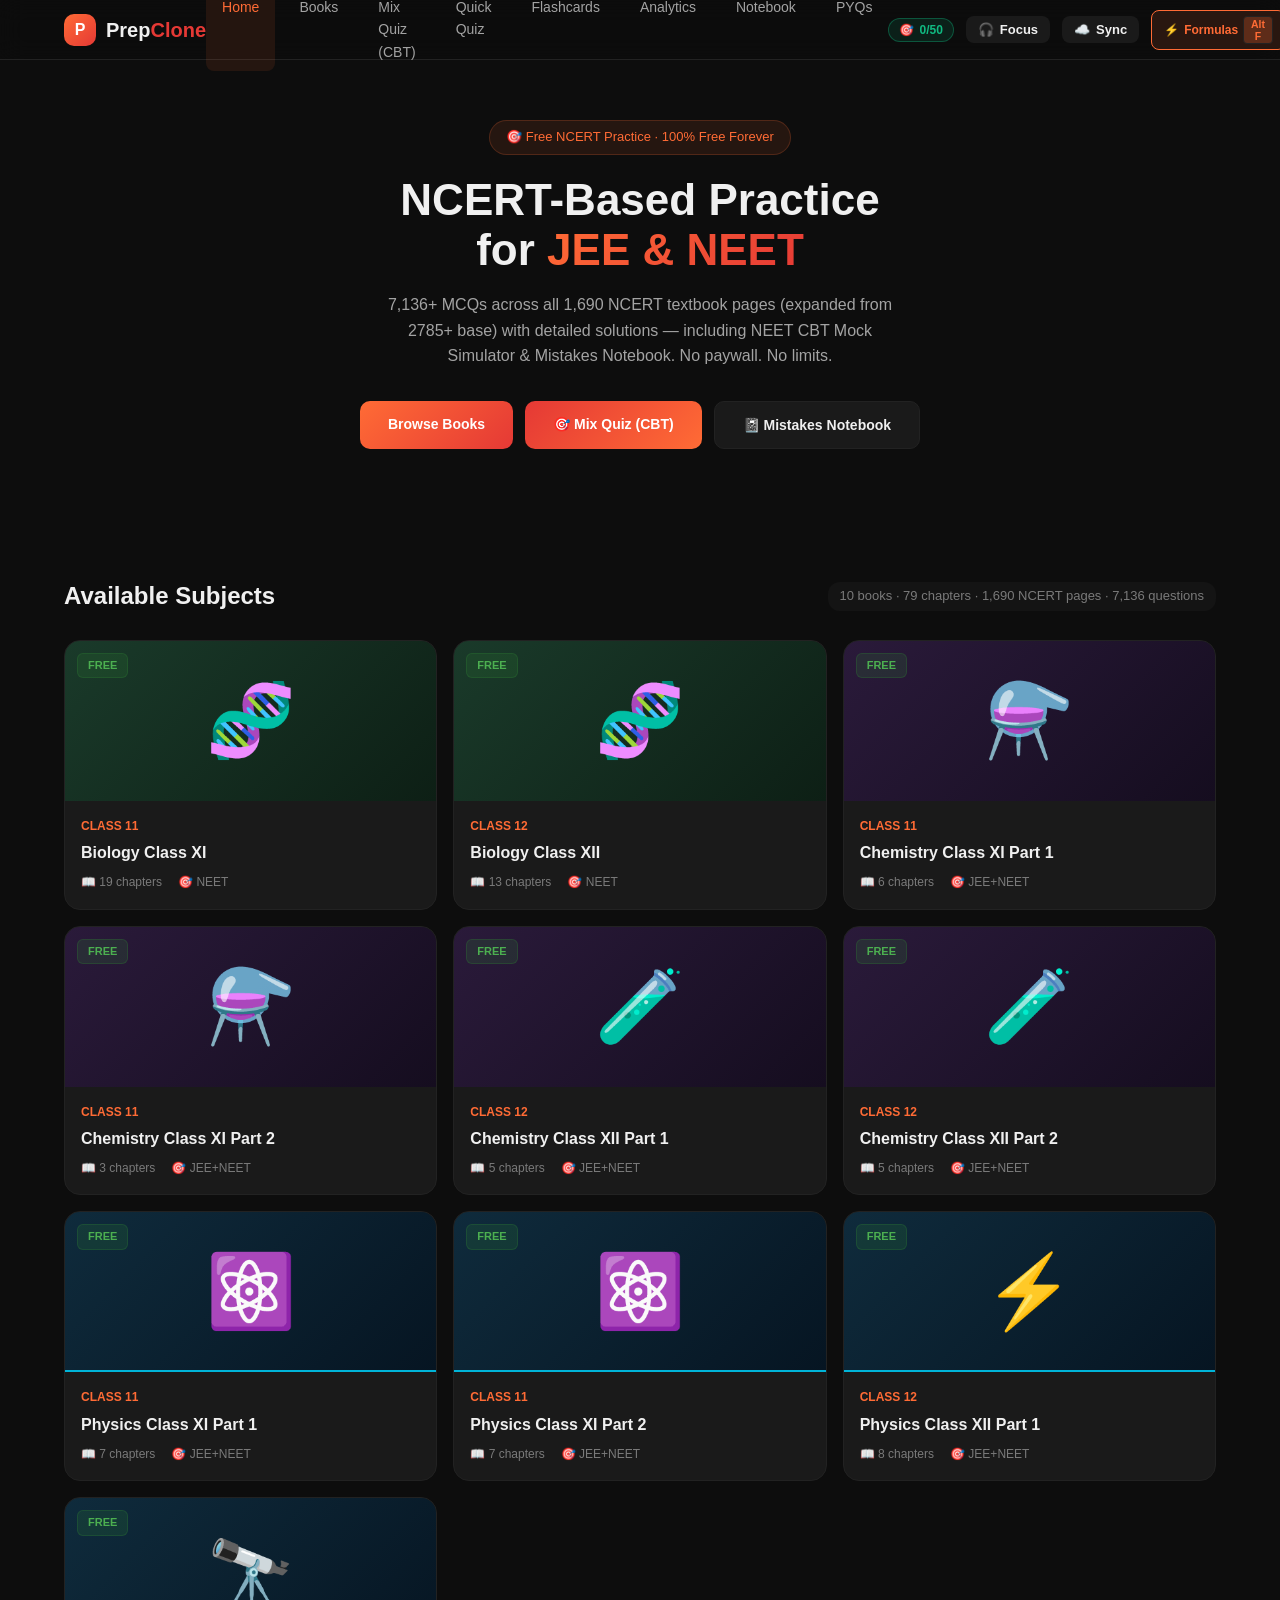
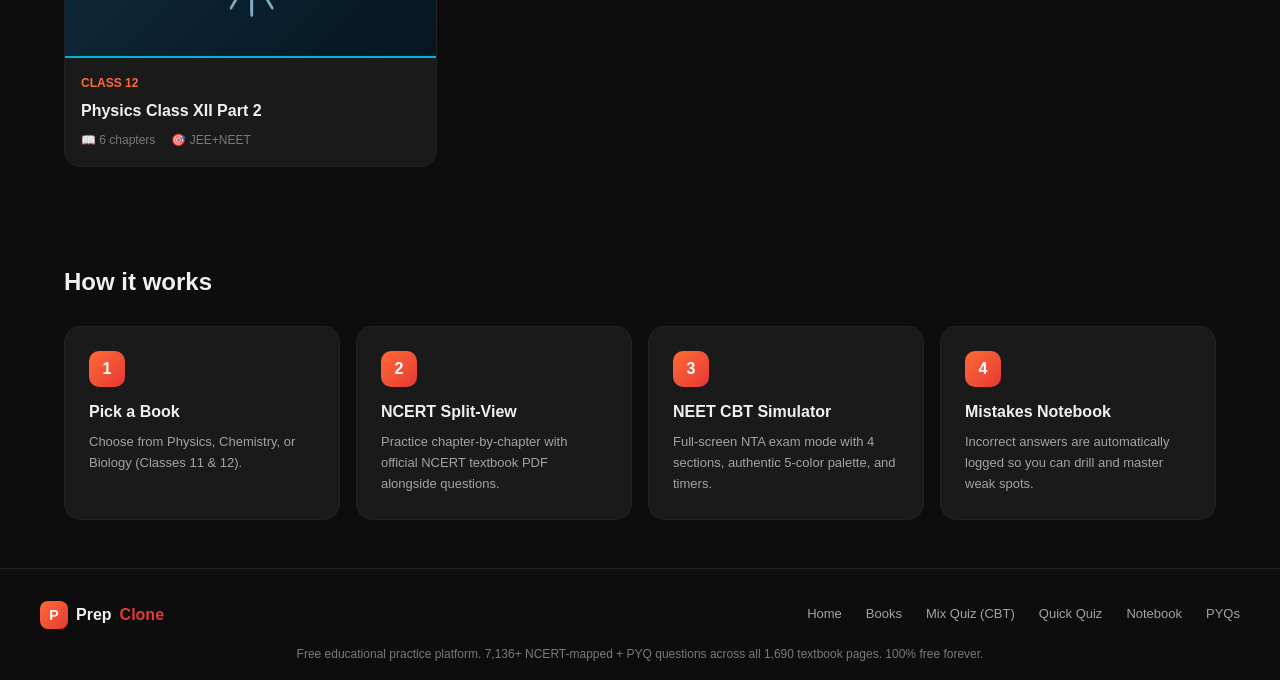
<file: index.html>
<!DOCTYPE html><html lang=en data-theme=dark><head><meta charset=UTF-8><meta name=viewport content="width=device-width,initial-scale=1"><title>PrepClone Enterprise - 100% Free NCERT Practice for JEE & NEET | CBT Simulator & Flashcards</title><meta name=description content="100% Free, Zero-Paywall NCERT Textbook Split-Reader, 7,136+ MCQs across all 1,690 pages for Biology, Chemistry, and Physics, NEET CBT Mock Simulator, Flashcards & Analytics."><link rel=manifest href=manifest.json><meta name=theme-color content=#ff6b35><meta name=apple-mobile-web-app-capable content=yes><meta name=apple-mobile-web-app-status-bar-style content=black-translucent><link rel=icon href=images/icon-192.svg><style>:focus-visible{outline:2px solid var(--accent-orange);outline-offset:2px}:root{--bg-primary:#0d0d0d;--bg-secondary:#141414;--bg-card:#1a1a1a;--bg-hover:#222;--bg-nav:rgba(13,13,13,0.92);--text-primary:#f0f0f0;--text-secondary:#a3a3a3;--text-muted:#7a7a7a;--accent-orange:#ff6b35;--accent-red:#e53935;--accent-green:#2e7d32;--accent-blue:#1565c0;--border:#222;--shadow:rgba(0,0,0,0.3)}[data-theme=light]{--bg-primary:#ffffff;--bg-secondary:#f5f5f5;--bg-card:#fff;--bg-hover:#f0f0f0;--bg-nav:rgba(255,255,255,0.95);--text-primary:#1a1a1a;--text-secondary:#555555;--text-muted:#757575;--border:#e0e0e0;--shadow:rgba(0,0,0,0.08)}[data-theme=oled]{--bg-primary:#000000;--bg-secondary:#0a0a0a;--bg-card:#0f0f0f;--bg-hover:#171717;--bg-nav:rgba(0,0,0,0.96);--text-primary:#f5f5f5;--text-secondary:#a3a3a3;--text-muted:#7a7a7a;--border:#1e1e1e;--shadow:rgba(0,0,0,0.8)}[data-theme=sepia]{--bg-primary:#fbf0d9;--bg-secondary:#f4e4c1;--bg-card:#f8ebd0;--bg-hover:#ede0bc;--bg-nav:rgba(251,240,217,0.96);--text-primary:#2d241e;--text-secondary:#4a3e35;--text-muted:#705f53;--accent-orange:#c85a17;--accent-red:#b72828;--accent-green:#2a682e;--accent-blue:#175496;--border:#dfcfaf;--shadow:rgba(60,45,30,0.08)}*{margin:0;padding:0;box-sizing:border-box}html{scroll-behavior:smooth}body{font-family:-apple-system,BlinkMacSystemFont,'Segoe UI',Roboto,sans-serif;background:var(--bg-primary);color:var(--text-primary);line-height:1.6;min-height:100vh;display:flex;flex-direction:column}a{color:inherit;text-decoration:none}.nav{position:fixed;top:0;left:0;right:0;z-index:100;background:var(--bg-nav);backdrop-filter:blur(12px);border-bottom:1px solid var(--border);height:60px}.nav-inner{max-width:1200px;margin:0 auto;padding:0 24px;display:flex;align-items:center;height:100%;justify-content:space-between}.nav-logo{display:flex;align-items:center;gap:10px;font-weight:700;font-size:20px}.logo-icon{width:32px;height:32px;background:linear-gradient(135deg,var(--accent-orange),var(--accent-red));border-radius:10px;display:flex;align-items:center;justify-content:center;font-weight:800;font-size:16px;color:#fff}.logo-red{color:var(--accent-red)}.nav-links{display:flex;gap:8px}.nav-links a{padding:8px 16px;border-radius:8px;font-size:14px;font-weight:500;color:var(--text-secondary);transition:.2s}.nav-links a:hover{color:var(--text-primary);background:var(--bg-hover)}.nav-links a.active{color:var(--accent-orange);background:rgba(255,107,53,.1)}.nav-right{display:flex;align-items:center;gap:12px}.theme-toggle{width:36px;height:36px;border-radius:10px;border:1px solid var(--border);background:var(--bg-secondary);cursor:pointer;font-size:16px;display:flex;align-items:center;justify-content:center;transition:.2s}.theme-toggle:hover{border-color:var(--accent-orange)}.hero{text-align:center;padding:120px 24px 80px;max-width:700px;margin:0 auto}.hero-badge{display:inline-block;padding:6px 16px;background:rgba(255,107,53,.1);border:1px solid rgba(255,107,53,.2);border-radius:20px;font-size:13px;color:var(--accent-orange);margin-bottom:20px}.hero h1{font-size:44px;font-weight:800;line-height:1.15;margin-bottom:16px}.gradient{background:linear-gradient(135deg,var(--accent-orange),var(--accent-red));-webkit-background-clip:text;-webkit-text-fill-color:transparent;background-clip:text}.hero-sub{font-size:16px;color:var(--text-secondary);margin-bottom:32px;max-width:520px;margin-left:auto;margin-right:auto}.hero-btns{display:flex;gap:12px;justify-content:center;flex-wrap:wrap}.btn-primary{padding:12px 28px;background:linear-gradient(135deg,var(--accent-orange),var(--accent-red));color:#fff;border:none;border-radius:10px;font-size:14px;font-weight:600;cursor:pointer;transition:.2s}.btn-primary:hover{transform:translateY(-1px);box-shadow:0 4px 16px rgba(255,107,53,.3)}.btn-secondary{padding:12px 28px;background:var(--bg-card);color:var(--text-primary);border:1px solid var(--border);border-radius:10px;font-size:14px;font-weight:600;cursor:pointer;transition:.2s}.btn-secondary:hover{border-color:var(--accent-orange);color:var(--accent-orange)}.section{max-width:1200px;margin:0 auto;padding:48px 24px}.section-header{display:flex;justify-content:space-between;align-items:center;margin-bottom:24px}.section-title{font-size:24px;font-weight:700}.section-count{font-size:13px;color:var(--text-muted);background:var(--bg-secondary);padding:4px 12px;border-radius:12px}.books-grid{display:grid;grid-template-columns:repeat(auto-fill,minmax(280px,1fr));gap:16px}.book-card{background:var(--bg-card);border:1px solid var(--border);border-radius:16px;overflow:hidden;cursor:pointer;transition:.2s}.book-card:hover{border-color:var(--accent-orange);transform:translateY(-2px);box-shadow:0 8px 24px var(--shadow)}.book-cover{height:160px;display:flex;align-items:center;justify-content:center;position:relative;background:var(--bg-secondary)}.book-cover.biology{background:linear-gradient(135deg,#1a3a2a,#0d1f15)}.book-cover.chemistry{background:linear-gradient(135deg,#2a1a3a,#150d1f)}.book-cover.physics{background:linear-gradient(135deg,#0f2b3c,#061522);border-bottom:2px solid #00b4d8}.book-tag{position:absolute;top:12px;left:12px;padding:3px 10px;border-radius:6px;font-size:11px;font-weight:700;text-transform:uppercase}.book-tag.free{background:rgba(46,125,50,.2);color:#4caf50;border:1px solid rgba(46,125,50,.3)}.book-tag.pro{background:rgba(255,107,53,.15);color:var(--accent-orange);border:1px solid rgba(255,107,53,.3)}.book-info{padding:16px}.book-class{font-size:12px;color:var(--accent-orange);font-weight:600;text-transform:uppercase;margin-bottom:4px}.book-name{font-size:16px;font-weight:600;margin-bottom:8px}.book-meta{display:flex;gap:16px;font-size:12px;color:var(--text-muted)}.filter-bar{display:flex;gap:8px;margin-bottom:24px;flex-wrap:wrap}.filter-chip{padding:8px 16px;border-radius:8px;border:1px solid var(--border);background:var(--bg-card);color:var(--text-secondary);font-size:13px;cursor:pointer;transition:.2s}.filter-chip:hover{border-color:var(--accent-orange);color:var(--accent-orange)}.filter-chip.active{background:rgba(255,107,53,.1);border-color:var(--accent-orange);color:var(--accent-orange)}.page-header{max-width:1200px;margin:0 auto;padding:80px 24px 24px}.page-header h1{font-size:28px;font-weight:700;margin-bottom:8px}.page-header p{color:var(--text-secondary);font-size:14px}.chapter-list{max-width:1200px;margin:0 auto;padding:0 24px 48px}.chapter-item{display:flex;align-items:center;gap:16px;padding:16px;border:1px solid var(--border);border-radius:12px;margin-bottom:8px;cursor:pointer;transition:.2s}.chapter-item:hover{border-color:var(--accent-orange);background:var(--bg-hover)}.chapter-num{width:36px;height:36px;border-radius:10px;background:rgba(255,107,53,.1);color:var(--accent-orange);display:flex;align-items:center;justify-content:center;font-weight:700;font-size:14px;flex-shrink:0}.chapter-info{flex:1}.chapter-name{font-weight:600;font-size:15px;margin-bottom:2px}.chapter-meta{font-size:12px;color:var(--text-muted)}.chapter-arrow{color:var(--text-muted);font-size:18px}.crumbs{font-size:13px;color:var(--text-muted);margin-bottom:10px}.crumbs a{color:var(--accent-orange)}.crumbs a:hover{text-decoration:underline}.ph-row{display:flex;align-items:center;justify-content:space-between;gap:16px;flex-wrap:wrap}.ph-row h1{margin:0}.page-progress{display:flex;align-items:center;gap:10px;font-size:13px;font-weight:700}.pp-bar{width:110px;height:6px;background:var(--bg-secondary);border-radius:3px;overflow:hidden}.pp-fill{height:100%;width:0;background:linear-gradient(90deg,var(--accent-orange),var(--accent-red));transition:width .25s}.pdf-navbtn{padding:6px 14px!important;font-size:12px!important}.hpq-head{display:flex;align-items:center;gap:8px;font-size:14px;font-weight:700;margin-bottom:12px}.hpq-dot{width:8px;height:8px;border-radius:50%;background:var(--accent-green);display:inline-block}.exam-row{display:flex;gap:8px;justify-content:flex-end;margin-bottom:14px}.echip{padding:7px 14px;border-radius:8px;border:1px solid var(--border);background:var(--bg-card);color:var(--text-secondary);font-size:12px;font-weight:600;cursor:pointer;transition:.15s}.echip:hover{border-color:var(--accent-orange);color:var(--accent-orange)}.echip.active{background:rgba(255,107,53,.12);border-color:var(--accent-orange);color:var(--accent-orange)}.topic-box{font-size:20px;font-weight:700;border:1px solid var(--border);border-radius:12px;padding:12px 16px;margin:0 0 8px;background:var(--bg-card)}.q-mcq{color:var(--text-muted);font-size:11px;font-weight:700}.show-ans{margin-top:12px;padding:8px 18px;border-radius:8px;border:1px solid var(--accent-blue);background:0 0;color:#42a5f5;font-size:13px;font-weight:600;cursor:pointer}.show-ans:hover{background:rgba(21,101,192,.12)}.option.picked.correct{border-color:var(--accent-green);background:rgba(46,125,50,.1)}.option.picked.correct .option-label{border-color:var(--accent-green);background:var(--accent-green);color:#fff}.chap-progress{height:4px;background:var(--bg-secondary);border-radius:2px;margin-top:8px;overflow:hidden}.chap-progress-fill{height:100%;background:linear-gradient(90deg,var(--accent-green),#66bb6a);border-radius:2px}.pdf-link{color:var(--accent-orange);font-weight:600;white-space:nowrap}.pdf-link:hover{text-decoration:underline}.q-year{background:rgba(156,39,176,.15);color:#ce93d8;padding:3px 10px;border-radius:6px;font-size:11px;font-weight:600}.q-src{font-size:11px;font-weight:600;color:var(--text-muted);padding:3px 10px;border-radius:6px;border:1px solid var(--border)}.q-src:hover{color:var(--accent-orange);border-color:var(--accent-orange)}.q-ncert{background:rgba(21,101,192,.15);color:#64b5f6;padding:3px 10px;border-radius:6px;font-size:11px;font-weight:600}.pyq-heading{font-size:18px;margin:32px 0 16px;color:var(--accent-green)}.weight-strip{display:flex;align-items:center;gap:8px;flex-wrap:wrap;padding:12px 16px;margin:16px 0 4px;background:rgba(46,125,50,.06);border:1px solid rgba(46,125,50,.18);border-radius:10px;font-size:13px;color:var(--text-secondary)}.wchip{padding:3px 10px;border-radius:12px;font-size:11px;font-weight:600;background:rgba(46,125,50,.12);color:#66bb6a}.filter-row{display:flex;gap:8px;flex-wrap:wrap;margin:16px 0}.fchip{padding:7px 14px;border-radius:8px;border:1px solid var(--border);background:var(--bg-card);color:var(--text-secondary);font-size:12px;font-weight:600;cursor:pointer;transition:.15s}.fchip:hover{border-color:var(--accent-orange);color:var(--accent-orange)}.fchip.active{background:rgba(255,107,53,.12);border-color:var(--accent-orange);color:var(--accent-orange)}.quiz-topbar{display:flex;align-items:center;justify-content:space-between;gap:12px;padding:12px 18px;margin-bottom:20px;background:var(--bg-card);border:1px solid var(--border);border-radius:12px;font-size:14px;position:sticky;top:68px;z-index:50}.qtimer{font-weight:700;font-variant-numeric:tabular-nums}#quiz-timer.danger{color:var(--accent-red)}.qscore b{color:var(--accent-orange);font-size:16px}.qmax{color:var(--text-muted);font-size:12px}.qmark{font-size:11px;color:var(--text-muted);background:var(--bg-secondary);padding:3px 10px;border-radius:8px}.palette{display:flex;gap:6px;flex-wrap:wrap;margin-bottom:20px}.pal-btn{width:36px;height:36px;border-radius:9px;border:1px solid var(--border);background:var(--bg-card);color:var(--text-secondary);font-size:13px;font-weight:700;cursor:pointer;transition:.15s}.pal-btn.current{border-color:var(--accent-orange);color:var(--accent-orange)}.pal-btn.current.answered,.pal-btn.current.skipped{box-shadow:0 0 0 2px var(--accent-orange)}.pal-btn.answered{background:rgba(46,125,50,.15);border-color:var(--accent-green);color:#66bb6a}.pal-btn.skipped{background:rgba(255,107,53,.12);border-color:var(--accent-orange);color:var(--accent-orange)}.quiz-actions{display:flex;gap:10px;flex-wrap:wrap;margin-top:20px}.quiz-actions .btn-primary,.quiz-actions .btn-secondary{padding:10px 20px}.split-wrap{max-width:1400px;margin:0 auto;padding:0 24px 48px}.split-wrap.split-on{display:grid;grid-template-columns:minmax(360px,44%) 1fr;gap:20px;align-items:start}.split-wrap.split-on .quiz-container{max-width:none;margin:0;padding:0}.pdf-pane{position:sticky;top:76px;height:calc(100vh - 100px);display:flex;flex-direction:column;background:var(--bg-card);border:1px solid var(--border);border-radius:16px;overflow:hidden}.split-wrap.split-off .ncert-reader-view,.split-wrap.split-off .pdf-fallback,.split-wrap.split-off .pdf-frame{display:none}.split-wrap.split-off .pdf-pane{position:static;height:auto;margin-bottom:16px}.split-wrap.split-off{max-width:800px}.split-wrap.split-off .quiz-container{max-width:800px;margin:0 auto;padding:0}.pdf-bar{display:flex;align-items:center;justify-content:space-between;padding:8px 12px;font-size:13px;font-weight:600;border-bottom:1px solid var(--border);background:var(--bg-secondary);gap:8px;flex-wrap:wrap}.pane-view-tabs{display:flex;gap:4px;align-items:center}.pv-tab{padding:4px 10px;border-radius:6px;border:1px solid var(--border);background:var(--bg-card);color:var(--text-secondary);font-size:11.5px;font-weight:600;cursor:pointer;transition:.2s}.pv-tab:hover{border-color:var(--accent-orange);color:var(--accent-orange)}.pv-tab.active{background:var(--accent-orange);color:#fff;border-color:var(--accent-orange);font-weight:700}.pdf-toggle{padding:5px 12px;border-radius:8px;border:1px solid var(--border);background:var(--bg-card);color:var(--text-secondary);font-size:12px;font-weight:600;cursor:pointer}.pdf-toggle:hover{border-color:var(--accent-orange);color:var(--accent-orange)}.pdf-frame{flex:1;width:100%;border:none;background:var(--bg-secondary)}.pdf-fallback{padding:8px 14px;font-size:12px;color:var(--text-muted);border-top:1px solid var(--border)}.ncert-reader-view{flex:1;overflow-y:auto;padding:20px 22px;background:var(--bg-card);scroll-behavior:smooth}.ncert-book-sheet{background:var(--bg-card);border:1px solid var(--border);border-radius:12px;padding:24px 26px;box-shadow:0 8px 24px rgba(0,0,0,.08);max-width:840px;margin:0 auto}[data-theme=light] .ncert-book-sheet{background:#fff;border-color:#e2e8f0;box-shadow:0 6px 24px rgba(0,0,0,.07)}.ncert-page-header{display:flex;justify-content:space-between;align-items:center;border-bottom:2px solid var(--border);padding-bottom:8px;margin-bottom:14px;font-size:11px;font-weight:700;text-transform:uppercase;letter-spacing:.05em;color:var(--text-muted)}.ncert-running-head{font-weight:800;color:var(--text-secondary)}.ncert-page-badge{background:var(--bg-secondary);border:1px solid var(--border);padding:2px 8px;border-radius:12px;font-size:11px;font-weight:700;color:var(--accent-orange)}.ncert-chapter-banner{margin:14px 0 8px;border-bottom:1.5px solid var(--border);padding-bottom:10px}.ncert-chapter-num-label{font-size:11px;font-weight:800;letter-spacing:.08em;color:var(--accent-orange);text-transform:uppercase;margin-bottom:2px}.ncert-chapter-title{font-size:20px;font-weight:800;color:var(--text-primary);margin-bottom:0}.ncert-topic-subhead{font-size:13.5px;font-weight:700;color:var(--text-secondary);margin:12px 0 18px;padding:5px 10px;background:var(--bg-secondary);border-radius:6px;display:inline-block}.ncert-topic-subhead .topic-indicator{color:var(--accent-orange);margin-right:4px}.ncert-para{background:var(--bg-secondary);border:1px solid var(--border);border-left:3px solid transparent;border-radius:10px;padding:16px 18px;margin-bottom:16px;transition:.25s cubic-bezier(.16, 1, .3, 1);cursor:pointer;position:relative}.ncert-para:hover{border-color:var(--border-hover);transform:translateY(-1px)}.ncert-para.ncert-highlight-active{border-left:4px solid var(--accent-orange)!important;border-color:var(--accent-orange);background:rgba(245,158,11,.16)!important;box-shadow:0 0 0 3px rgba(245,158,11,.35),0 6px 18px rgba(245,158,11,.2);animation:2s ease-in-out infinite alternate ncertGlow}[data-theme=light] .ncert-para.ncert-highlight-active{background:linear-gradient(104deg,rgba(254,240,138,.45) .9%,rgba(254,240,138,.85) 2.4%,rgba(254,240,138,.75) 90%,rgba(254,240,138,.45) 98%)!important}@keyframes ncertGlow{0%{box-shadow:0 0 0 2px rgba(245,158,11,.25),0 4px 12px rgba(245,158,11,.12)}100%{box-shadow:0 0 0 6px rgba(245,158,11,.5),0 8px 24px rgba(245,158,11,.25)}}.ncert-para-meta{display:flex;gap:8px;align-items:center;margin-bottom:8px;font-size:12px;flex-wrap:wrap}.ncert-para-num{background:var(--accent-orange);color:#fff;font-weight:700;font-size:11px;padding:2px 7px;border-radius:6px}.ncert-para-anchor{font-size:11px;font-weight:600;color:var(--text-muted)}.ncert-para.ncert-highlight-active .ncert-para-anchor{color:var(--accent-orange);font-weight:700}.ncert-para-keyterm{background:var(--bg-card);border:1px solid var(--border);padding:1px 6px;border-radius:4px;font-size:11px;color:var(--text-secondary)}.ncert-para-text{font-size:14.5px;line-height:1.76;color:var(--text-primary);margin:0;font-family:'Century Schoolbook',Georgia,'Times New Roman',serif;text-align:justify}.ncert-pyq-section{margin-top:24px;padding-top:16px;border-top:2px dashed var(--border)}.ncert-pyq-title{font-size:14px;font-weight:800;color:var(--accent-orange);margin-bottom:12px}.ncert-para-pyq{border-left-color:rgba(255,107,53,.5)}.ncert-sheet-footer{display:flex;justify-content:space-between;align-items:center;border-top:1px solid var(--border);padding-top:12px;margin-top:22px;font-size:11px;color:var(--text-muted);font-weight:600;text-transform:uppercase}.ncert-sheet-footer .nsf-center{background:var(--bg-secondary);border:1px solid var(--border);padding:2px 8px;border-radius:10px;font-weight:800;color:var(--text-secondary)}.ncert-canvas-view{flex:1;display:flex;flex-direction:column;background:var(--bg-secondary);overflow:hidden;height:100%}.canvas-bar{display:flex;justify-content:space-between;align-items:center;padding:8px 14px;background:var(--bg-card);border-bottom:1px solid var(--border)}.canvas-zoom-controls{display:flex;gap:6px;align-items:center}.canvas-info-status{font-size:12px;color:var(--text-muted);font-weight:600}.pdf-canvas-scroll{flex:1;overflow-y:auto;overflow-x:auto;padding:20px;display:flex;justify-content:center;align-items:flex-start;scroll-behavior:smooth}.pdf-canvas-stage{position:relative;display:inline-block;box-shadow:0 8px 30px rgba(0,0,0,.2);border-radius:6px;overflow:hidden;background:#fff}#pdfCanvas{display:block;max-width:100%;height:auto}.pdf-highlight-overlay{position:absolute;inset:0;pointer-events:none}.pdf-canvas-highlight-rect{position:absolute;background:rgba(254,240,138,.45);border:2px solid #f59e0b;border-radius:6px;box-shadow:0 0 20px rgba(245,158,11,.6);animation:2s ease-in-out infinite alternate ncertGlow}@media (max-width:1024px){.split-wrap.split-on{display:block}.split-wrap.split-on .pdf-pane{position:static;height:70vh;margin-bottom:20px}}.option.picked{border-color:var(--accent-blue);background:rgba(21,101,192,.08)}.option.picked .option-label{border-color:var(--accent-blue);background:var(--accent-blue);color:#fff}.page-nav{display:flex;justify-content:space-between;align-items:center;padding:0 24px;max-width:800px;margin:0 auto}.quiz-container{max-width:800px;margin:0 auto;padding:80px 24px 48px}.quiz-header{text-align:center;margin-bottom:32px}.quiz-header h1{font-size:28px;margin-bottom:4px}.quiz-header p{color:var(--text-secondary);font-size:14px;margin-bottom:16px}.progress-bar{height:4px;background:var(--bg-secondary);border-radius:2px;overflow:hidden}.progress-fill{height:100%;background:linear-gradient(90deg,var(--accent-orange),var(--accent-red));border-radius:2px;transition:width .3s}.question-card{background:var(--bg-card);border:1px solid var(--border);border-radius:16px;padding:24px;margin-bottom:16px}.q-meta{display:flex;gap:8px;margin-bottom:12px;flex-wrap:wrap}.q-exam,.q-marks,.q-type{padding:3px 10px;border-radius:6px;font-size:11px;font-weight:600}.q-type{background:rgba(21,101,192,.15);color:#42a5f5}.q-marks{background:rgba(46,125,50,.15);color:#66bb6a}.q-exam{background:rgba(255,107,53,.12);color:var(--accent-orange)}.q-text{font-size:16px;font-weight:500;margin-bottom:16px;line-height:1.7}.options{display:flex;flex-direction:column;gap:8px}.option{display:flex;align-items:center;gap:12px;padding:12px 16px;border:1px solid var(--border);border-radius:10px;cursor:pointer;transition:.15s;font-size:14px}.option:hover{border-color:var(--accent-orange);background:rgba(255,107,53,.04)}.option.correct{border-color:var(--accent-green);background:rgba(46,125,50,.1);color:#66bb6a;pointer-events:none}.option.wrong{border-color:var(--accent-red);background:rgba(229,57,53,.1);color:#ef5350;pointer-events:none}.option-label{width:28px;height:28px;border-radius:8px;border:1px solid var(--border);display:flex;align-items:center;justify-content:center;font-weight:700;font-size:12px;flex-shrink:0;color:var(--text-secondary)}.option.correct .option-label{border-color:var(--accent-green);background:var(--accent-green);color:#fff}.option.wrong .option-label{border-color:var(--accent-red);background:var(--accent-red);color:#fff}.hint-box{margin-top:12px}.hint-box details{padding:10px 14px;background:var(--bg-secondary);border-radius:8px;font-size:13px;color:var(--text-secondary)}.hint-box summary{cursor:pointer;font-weight:600;font-size:13px;color:var(--accent-orange)}.explanation{margin-top:12px;padding:12px 16px;background:rgba(46,125,50,.06);border:1px solid rgba(46,125,50,.15);border-radius:10px;font-size:13px;color:var(--text-secondary);display:none;line-height:1.6}.explanation.show{display:block}.q-actions-bar{display:flex;gap:10px;align-items:center;margin-top:14px;flex-wrap:wrap}.hint-btn{background:rgba(245,158,11,.1);border:1px solid rgba(245,158,11,.35);color:var(--accent-orange);border-radius:8px;padding:7px 14px;font-size:12.5px;font-weight:700;cursor:pointer;display:inline-flex;align-items:center;gap:6px;transition:.2s}.hint-btn:hover{background:rgba(245,158,11,.2);border-color:var(--accent-orange);transform:translateY(-1px)}.hint-btn.active{background:var(--accent-orange);color:#fff;border-color:var(--accent-orange)}.hint-dropdown{display:none;margin-top:14px;border:1px solid rgba(245,158,11,.3);background:rgba(245,158,11,.04);border-radius:12px;overflow:hidden;animation:.25s cubic-bezier(.16,1,.3,1) hintSlideDown}.hint-dropdown.show{display:block}@keyframes hintSlideDown{from{opacity:0;transform:translateY(-8px)}to{opacity:1;transform:translateY(0)}}.hint-dd-content{display:flex;flex-direction:column}.hint-dd-section{padding:12px 16px;border-bottom:1px solid var(--border)}.hint-dd-section:last-child{border-bottom:none}.hint-dd-title{font-size:11.5px;font-weight:800;text-transform:uppercase;letter-spacing:.05em;color:var(--accent-orange);margin-bottom:4px}.hint-dd-body{font-size:13.5px;line-height:1.6;color:var(--text-primary)}.ref-badge{display:inline-block;background:var(--bg-card);border:1px solid var(--border);padding:3px 8px;border-radius:6px;font-size:12px;font-weight:600;color:var(--text-secondary);margin-right:10px}.btn-focus-para{background:0 0;border:none;color:var(--accent-orange);font-size:12px;font-weight:700;cursor:pointer;text-decoration:underline;padding:0}.btn-focus-para:hover{opacity:.85}.steps-grid{display:grid;grid-template-columns:repeat(auto-fit,minmax(220px,1fr));gap:16px}.step-card{background:var(--bg-card);border:1px solid var(--border);border-radius:16px;padding:24px}.step-num{width:36px;height:36px;border-radius:10px;background:linear-gradient(135deg,var(--accent-orange),var(--accent-red));color:#fff;display:flex;align-items:center;justify-content:center;font-weight:800;font-size:16px;margin-bottom:12px}.step-card h3{font-size:16px;margin-bottom:8px}.step-card p{font-size:13px;color:var(--text-secondary)}.footer{margin-top:auto;border-top:1px solid var(--border);padding:32px 24px 16px}.footer-inner{max-width:1200px;margin:0 auto 16px;display:flex;justify-content:space-between;align-items:center}.footer-brand{display:flex;align-items:center;gap:8px;font-weight:700;font-size:16px}.footer-links{display:flex;gap:24px}.footer-links a{font-size:13px;color:var(--text-secondary)}.footer-links a:hover{color:var(--accent-orange)}.footer-copy{max-width:1200px;margin:0 auto;text-align:center;font-size:12px;color:var(--text-muted)}@media (max-width:768px){.hero h1{font-size:32px}.books-grid{grid-template-columns:1fr 1fr}.nav{height:auto;min-height:60px;padding-bottom:8px}.nav-inner{flex-wrap:wrap;padding:8px 12px 0;gap:8px}.nav-logo{flex:1;min-width:120px}.nav-right{flex:1;justify-content:flex-end}.nav-links{display:flex;width:100%;overflow-x:auto;padding:4px 0;gap:8px;-webkit-overflow-scrolling:touch;scrollbar-width:none}.nav-links::-webkit-scrollbar{display:none}.nav-links a{white-space:nowrap;font-size:13px;padding:6px 12px}.footer-inner{flex-direction:column;gap:16px}.cbt-container,.page-header,.quiz-container{padding-top:120px}.pdf-pane{top:110px!important}#offline-bar{top:100px!important}}@media (max-width:640px){.nav-right{gap:6px}.nav-btn-text,.search-key-badge{display:none!important}.btn-focus-mode,.btn-tool-formula,.btn-tool-sync,.search-trigger-btn{padding:6px 8px;font-size:13px}.daily-goal-pill{padding:4px 8px;font-size:11px}}@media (max-width:480px){.nav-inner{padding:0 8px}.nav-logo>span{display:none}.books-grid{grid-template-columns:1fr}.hero h1{font-size:28px}.nav-right{gap:3px}.btn-focus-mode,.btn-tool-formula,.btn-tool-sync,.search-trigger-btn{padding:4px 6px;font-size:13px;min-width:28px;justify-content:center}.sound-toggle-btn,.theme-toggle{width:28px;height:28px;font-size:12px}.daily-goal-pill{padding:3px 6px;font-size:10.5px}}.star-btn{background:0 0;border:1px solid var(--border);color:var(--text-muted);cursor:pointer;font-size:15px;line-height:1;padding:3px 8px;border-radius:6px;transition:.2s;display:inline-flex;align-items:center;justify-content:center}.star-btn:hover{color:#ffb703;border-color:#ffb703;background:rgba(255,183,3,.1)}.star-btn.active{color:#ffb703;border-color:#ffb703;background:rgba(255,183,3,.15)}.nav-badge{display:inline-block;background:var(--accent-red);color:#fff;font-size:10px;font-weight:700;padding:1px 6px;border-radius:10px;margin-left:4px}.cbt-container{max-width:1400px;margin:0 auto;padding:20px 24px 60px}.cbt-topbar{display:flex;justify-content:space-between;align-items:center;background:var(--bg-card);border:1px solid var(--border);border-radius:14px;padding:12px 20px;margin-bottom:16px;position:sticky;top:68px;z-index:50;backdrop-filter:blur(10px)}.cbt-top-left{display:flex;align-items:center;gap:12px}.cbt-tag{background:linear-gradient(135deg,#e53935,#ff6b35);color:#fff;font-weight:800;font-size:11px;padding:4px 8px;border-radius:6px;letter-spacing:.5px;text-transform:uppercase}.cbt-timer{font-weight:800;font-size:18px;font-variant-numeric:tabular-nums;background:var(--bg-secondary);padding:6px 14px;border-radius:8px;border:1px solid var(--border);display:flex;align-items:center;gap:6px}.cbt-timer.danger{color:var(--accent-red);border-color:var(--accent-red)}.cbt-sections-bar{display:flex;gap:8px;background:var(--bg-card);border:1px solid var(--border);border-radius:12px;padding:8px 12px;margin-bottom:16px;overflow-x:auto;scroll-margin-top:150px}.cbt-sec-tab{padding:8px 16px;border-radius:8px;font-size:14px;font-weight:600;cursor:pointer;border:1px solid transparent;background:0 0;color:var(--text-secondary);transition:.2s;display:flex;align-items:center;gap:6px;white-space:nowrap;scroll-margin-top:150px}.cbt-sec-tab:hover{color:var(--text-primary);background:var(--bg-hover)}.cbt-sec-tab.active{background:rgba(255,107,53,.12);border-color:var(--accent-orange);color:var(--accent-orange)}.cbt-sec-count{font-size:11px;background:var(--bg-secondary);padding:2px 7px;border-radius:10px;color:var(--text-muted)}.cbt-sec-tab.active .cbt-sec-count{background:var(--accent-orange);color:#fff}.cbt-grid{display:grid;grid-template-columns:1fr 340px;gap:20px;align-items:start}@media (max-width:960px){.cbt-grid{grid-template-columns:1fr}}.cbt-qpane{background:var(--bg-card);border:1px solid var(--border);border-radius:16px;padding:24px;display:flex;flex-direction:column;min-height:520px}.cbt-qpane-head{display:flex;justify-content:space-between;align-items:center;border-bottom:1px solid var(--border);padding-bottom:14px;margin-bottom:18px}.cbt-qno{font-size:17px;font-weight:700}.cbt-marks-badge{font-size:12px;font-weight:600;color:var(--accent-green);background:rgba(46,125,50,.12);padding:4px 10px;border-radius:6px}.cbt-qtext{font-size:16px;line-height:1.7;margin-bottom:24px;color:var(--text-primary)}.cbt-options{display:flex;flex-direction:column;gap:12px;margin-bottom:24px}.cbt-opt{display:flex;align-items:center;gap:14px;padding:14px 18px;background:var(--bg-secondary);border:1px solid var(--border);border-radius:10px;cursor:pointer;transition:.15s}.cbt-opt:hover{border-color:var(--accent-orange);background:var(--bg-hover)}.cbt-opt.selected{border-color:var(--accent-green);background:rgba(46,125,50,.12)}.cbt-opt-circle{width:20px;height:20px;border-radius:50%;border:2px solid var(--text-muted);display:flex;align-items:center;justify-content:center;flex-shrink:0}.cbt-opt.selected .cbt-opt-circle{border-color:var(--accent-green);background:var(--accent-green)}.cbt-opt.selected .cbt-opt-circle::after{content:'';width:8px;height:8px;border-radius:50%;background:#fff}.cbt-opt-label{font-weight:700;color:var(--text-secondary);width:18px;flex-shrink:0}.cbt-actions-bar{margin-top:auto;display:flex;justify-content:space-between;align-items:center;gap:10px;flex-wrap:wrap;border-top:1px solid var(--border);padding-top:18px}.cbt-btn-grp{display:flex;gap:8px;flex-wrap:wrap}.cbt-sidebar{background:var(--bg-card);border:1px solid var(--border);border-radius:16px;padding:20px;display:flex;flex-direction:column;gap:16px}.cbt-legend-grid{display:grid;grid-template-columns:1fr 1fr;gap:10px;font-size:11px;color:var(--text-secondary);border-bottom:1px solid var(--border);padding-bottom:16px}.cbt-leg-row{display:flex;align-items:center;gap:8px}.cbt-badge-preview{width:26px;height:24px;display:inline-flex;align-items:center;justify-content:center;font-size:11px;font-weight:700;flex-shrink:0}.cbt-pal-grid{display:grid;grid-template-columns:repeat(5,1fr);gap:8px;max-height:320px;overflow-y:auto;padding:4px}.cbt-pbtn{width:44px;height:38px;font-size:13px;font-weight:700;cursor:pointer;display:flex;align-items:center;justify-content:center;position:relative;transition:transform .1s,box-shadow .1s;border:1px solid var(--border);background:var(--bg-secondary);color:var(--text-secondary);border-radius:6px}.cbt-pbtn:hover{transform:scale(1.05)}.cbt-pbtn.current{box-shadow:0 0 0 2px var(--accent-orange),0 0 8px rgba(255,107,53,.4)}.cbt-badge-preview.st-not-visited,.cbt-pbtn.st-not-visited{background:var(--bg-secondary);color:var(--text-secondary);border:1px solid var(--border);border-radius:6px}.cbt-badge-preview.st-not-answered,.cbt-pbtn.st-not-answered{background:#c62828;color:#fff;border:1px solid #b71c1c;border-radius:8px 8px 3px 3px}.cbt-badge-preview.st-answered,.cbt-pbtn.st-answered{background:#2e7d32;color:#fff;border:1px solid #1b5e20;border-radius:8px 8px 3px 3px}.cbt-badge-preview.st-marked,.cbt-pbtn.st-marked{background:#6a1b9a;color:#fff;border:1px solid #4a148c;border-radius:50%}.cbt-badge-preview.st-answered-marked,.cbt-pbtn.st-answered-marked{background:#6a1b9a;color:#fff;border:1px solid #4a148c;border-radius:50%;position:relative}.cbt-badge-preview.st-answered-marked::after,.cbt-pbtn.st-answered-marked::after{content:'';position:absolute;bottom:2px;right:2px;width:8px;height:8px;background:#00e676;border-radius:50%;border:1px solid #fff}.cbt-presets-grid{display:grid;grid-template-columns:repeat(auto-fit,minmax(280px,1fr));gap:20px;margin-top:24px}.cbt-card{background:var(--bg-card);border:1px solid var(--border);border-radius:16px;padding:24px;display:flex;flex-direction:column;transition:transform .2s,border-color .2s,box-shadow .2s}.cbt-card:hover{transform:translateY(-4px);border-color:var(--accent-orange);box-shadow:0 8px 24px var(--shadow)}.cbt-card h3{font-size:18px;margin-bottom:8px}.cbt-card-meta{display:flex;gap:8px;flex-wrap:wrap;margin-bottom:12px;font-size:12px}.cbt-card p{color:var(--text-secondary);font-size:14px;margin-bottom:20px;line-height:1.5}.cbt-card .btn-primary{margin-top:auto}.cbt-scorecard-table{width:100%;border-collapse:collapse;margin:20px 0;font-size:14px}.cbt-scorecard-table td,.cbt-scorecard-table th{padding:12px 16px;text-align:left;border-bottom:1px solid var(--border)}.cbt-scorecard-table th{background:var(--bg-secondary);color:var(--text-secondary);font-weight:600}.cbt-scorecard-table tr:last-child td{font-weight:700;border-bottom:none;background:rgba(255,107,53,.06)}.notebook-container{max-width:1200px;margin:0 auto;padding:30px 24px 80px}.notebook-hero{margin-bottom:28px}.notebook-hero h1{font-size:28px;margin-bottom:6px}.notebook-hero p{color:var(--text-secondary);font-size:15px}.notebook-stats-grid{display:grid;grid-template-columns:repeat(auto-fit,minmax(180px,1fr));gap:16px;margin-bottom:28px}.nb-stat{background:var(--bg-card);border:1px solid var(--border);border-radius:12px;padding:16px 20px}.nb-stat-num{font-size:28px;font-weight:800;color:var(--accent-orange);margin-bottom:4px}.nb-stat-label{font-size:12px;color:var(--text-secondary);font-weight:600}.notebook-bar{display:flex;justify-content:space-between;align-items:center;margin-bottom:24px;flex-wrap:wrap;gap:12px}.nb-tab-group{display:flex;gap:8px}.nb-tab{padding:8px 18px;border-radius:8px;font-size:14px;font-weight:600;background:var(--bg-card);border:1px solid var(--border);color:var(--text-secondary);cursor:pointer;transition:.2s}.nb-tab:hover{color:var(--text-primary)}.nb-tab.active{background:rgba(255,107,53,.12);border-color:var(--accent-orange);color:var(--accent-orange)}.nb-card{background:var(--bg-card);border:1px solid var(--border);border-radius:14px;padding:20px;margin-bottom:16px;transition:border-color .2s}.nb-card:hover{border-color:var(--accent-orange)}.nb-card-meta{display:flex;justify-content:space-between;align-items:center;margin-bottom:12px;flex-wrap:wrap;gap:8px}.nb-tags{display:flex;gap:8px;align-items:center;flex-wrap:wrap}.nb-badge{font-size:11px;font-weight:700;padding:3px 8px;border-radius:6px;text-transform:uppercase}.nb-badge.physics{background:rgba(0,180,216,.15);color:#00b4d8}.nb-badge.chemistry{background:rgba(186,104,200,.15);color:#ba68c8}.nb-badge.biology{background:rgba(76,175,80,.15);color:#66bb6a}.nb-wrong-strip{margin-top:12px;padding:10px 14px;background:rgba(229,57,53,.08);border-left:3px solid var(--accent-red);border-radius:6px;font-size:13px;color:#ef5350;display:flex;align-items:center;justify-content:space-between}.nb-actions{display:flex;gap:10px;margin-top:14px}.btn-sm{padding:6px 14px;font-size:12px;border-radius:6px}.search-trigger-btn{display:inline-flex;align-items:center;gap:8px;background:var(--bg-card);border:1px solid var(--border);padding:6px 12px;border-radius:20px;font-size:12.5px;color:var(--text-secondary);cursor:pointer;transition:.2s}.search-trigger-btn:hover{border-color:var(--accent-orange);color:var(--text-primary)}.search-key-badge{background:var(--bg-secondary);border:1px solid var(--border);padding:1px 6px;border-radius:4px;font-size:10.5px;font-weight:700;color:var(--text-muted)}.sound-toggle-btn{background:var(--bg-card);border:1px solid var(--border);width:34px;height:34px;border-radius:50%;display:flex;align-items:center;justify-content:center;cursor:pointer;font-size:14px;transition:.2s}.sound-toggle-btn:hover{border-color:var(--accent-orange)}.sound-toggle-btn.muted{opacity:.5;filter:grayscale(1)}.omnisearch-overlay{position:fixed;inset:0;z-index:9999;background:rgba(0,0,0,.75);backdrop-filter:blur(6px);display:flex;align-items:flex-start;justify-content:center;padding:80px 20px 20px;animation:.2s ease-out omniFadeIn}@keyframes omniFadeIn{from{opacity:0}to{opacity:1}}.omnisearch-modal{width:100%;max-width:680px;background:var(--bg-card);border:1px solid var(--border);border-radius:16px;box-shadow:0 20px 40px rgba(0,0,0,.5);overflow:hidden;display:flex;flex-direction:column;max-height:80vh}.omnisearch-header{display:flex;align-items:center;gap:12px;padding:16px 20px;border-bottom:1px solid var(--border)}.omnisearch-input{flex:1;background:0 0;border:none;outline:0;font-size:16px;color:var(--text-primary);font-family:inherit}.omnisearch-results{flex:1;overflow-y:auto;padding:12px;display:flex;flex-direction:column;gap:6px}.omnisearch-group-title{font-size:11px;font-weight:800;text-transform:uppercase;letter-spacing:.06em;color:var(--text-muted);padding:8px 12px 4px}.omnisearch-item{display:flex;flex-direction:column;gap:4px;padding:10px 14px;border-radius:10px;cursor:pointer;transition:.15s;border:1px solid transparent}.omnisearch-item.active,.omnisearch-item:hover{background:var(--bg-secondary);border-color:var(--border)}.omnisearch-item-top{display:flex;align-items:center;justify-content:space-between;gap:8px}.omnisearch-item-title{font-size:14px;font-weight:700;color:var(--text-primary)}.omnisearch-badge{font-size:10.5px;font-weight:700;padding:2px 7px;border-radius:6px;background:rgba(255,107,53,.15);color:var(--accent-orange)}.omnisearch-item-sub{font-size:12.5px;color:var(--text-secondary);line-height:1.4}.omnisearch-footer{padding:10px 20px;border-top:1px solid var(--border);display:flex;justify-content:space-between;align-items:center;font-size:11.5px;color:var(--text-muted);background:var(--bg-secondary)}.analytics-container{max-width:1200px;margin:0 auto;padding:80px 24px 60px}.analytics-hero{margin-bottom:32px}.analytics-hero h1{font-size:32px;font-weight:800;margin-bottom:8px}.analytics-kpi-grid{display:grid;grid-template-columns:repeat(auto-fit,minmax(240px,1fr));gap:16px;margin-bottom:32px}.effort-card,.kpi-card{background:var(--bg-card);border:1px solid var(--border);border-radius:16px;padding:20px 24px;position:relative;overflow:hidden}.effort-val,.kpi-val{font-size:32px;font-weight:800;color:var(--text-primary);margin-bottom:4px}.effort-val.accent,.kpi-val.accent{color:var(--accent-orange)}.effort-val.green,.kpi-val.green{color:#4caf50}.effort-val.blue,.kpi-val.blue{color:#2196f3}.effort-lbl,.kpi-lbl{font-size:13px;font-weight:600;color:var(--text-secondary)}.effort-sub,.kpi-sub{font-size:11.5px;color:var(--text-muted);margin-top:4px}.analytics-charts-grid{display:grid;grid-template-columns:repeat(auto-fit,minmax(360px,1fr));gap:20px;margin-bottom:32px}.chart-card{background:var(--bg-card);border:1px solid var(--border);border-radius:16px;padding:24px}.chart-card h2{font-size:17px;font-weight:800;margin-bottom:18px;display:flex;align-items:center;gap:8px}.mastery-bar-wrap{display:flex;flex-direction:column;gap:14px}.mastery-bar-row{display:flex;flex-direction:column;gap:6px}.mastery-bar-header{display:flex;justify-content:space-between;font-size:13px;font-weight:700}.mastery-bar-track{height:10px;background:var(--bg-secondary);border-radius:5px;overflow:hidden}.mastery-bar-fill{height:100%;border-radius:5px;transition:width .6s cubic-bezier(.16, 1, .3, 1)}.fill-physics{background:linear-gradient(90deg,#00b4d8,#0077b6)}.fill-chemistry{background:linear-gradient(90deg,#ba68c8,#7b1fa2)}.fill-botany{background:linear-gradient(90deg,#4caf50,#2e7d32)}.fill-zoology{background:linear-gradient(90deg,#ff9800,#e65100)}.streak-heatmap-grid{display:grid;grid-template-columns:repeat(7,1fr);gap:10px;text-align:center}.streak-day-col{display:flex;flex-direction:column;align-items:center;gap:8px;background:var(--bg-secondary);border-radius:10px;padding:12px 6px}.streak-day-name{font-size:11px;font-weight:700;color:var(--text-muted)}.streak-day-dot{width:24px;height:24px;border-radius:50%;background:var(--bg-card);border:2px solid var(--border);display:flex;align-items:center;justify-content:center;font-size:11px;font-weight:800}.streak-day-dot.active{background:var(--accent-orange);border-color:var(--accent-orange);color:#fff;box-shadow:0 0 10px rgba(255,107,53,.4)}.backup-card{background:var(--bg-card);border:1px solid var(--border);border-radius:16px;padding:24px;margin-top:32px}.backup-card h2{font-size:18px;font-weight:800;margin-bottom:8px}.backup-btns-row{display:flex;gap:12px;flex-wrap:wrap;margin-top:16px}.flashcards-container{max-width:800px;margin:0 auto;padding:80px 24px 60px}.fc-header{text-align:center;margin-bottom:28px}.fc-header h1{font-size:30px;font-weight:800;margin-bottom:6px}.fc-filters{display:flex;gap:8px;justify-content:center;margin-bottom:28px;flex-wrap:wrap}.fc-chip{padding:6px 14px;border-radius:20px;font-size:13px;font-weight:600;border:1px solid var(--border);background:var(--bg-card);color:var(--text-secondary);cursor:pointer;transition:.2s}.fc-chip.active{background:var(--accent-orange);border-color:var(--accent-orange);color:#fff}.fc-scene{perspective:1000px;min-height:380px;margin-bottom:24px;cursor:pointer}.flashcard{width:100%;min-height:380px;position:relative;transition:transform .6s cubic-bezier(.4, 0, .2, 1);transform-style:preserve-3d;border-radius:20px}.flashcard.is-flipped{transform:rotateY(180deg)}.fc-face{position:absolute;inset:0;backface-visibility:hidden;-webkit-backface-visibility:hidden;background:var(--bg-card);border:1px solid var(--border);border-radius:20px;padding:32px;display:flex;flex-direction:column;justify-content:space-between;box-shadow:0 8px 24px rgba(0,0,0,.2)}.fc-back{transform:rotateY(180deg);background:var(--bg-secondary);border-color:var(--accent-orange)}.fc-top-meta{display:flex;justify-content:space-between;align-items:center}.fc-subject-badge{font-size:11px;font-weight:800;text-transform:uppercase;padding:3px 8px;border-radius:6px;background:rgba(255,107,53,.15);color:var(--accent-orange)}.fc-chap-name{font-size:12px;font-weight:600;color:var(--text-muted)}.fc-center{flex:1;display:flex;flex-direction:column;justify-content:center;padding:20px 0}.fc-prompt-title{font-size:21px;font-weight:700;line-height:1.5;color:var(--text-primary)}.fc-ans-title{font-size:18px;font-weight:700;color:var(--text-primary);line-height:1.6;margin-bottom:12px}.fc-ans-exp{font-size:14px;line-height:1.6;color:var(--text-secondary)}.fc-tap-hint{text-align:center;font-size:12px;color:var(--text-muted)}.srs-actions-bar{display:flex;gap:10px;justify-content:center;flex-wrap:wrap;margin-top:18px}.srs-btn{padding:10px 18px;border-radius:10px;font-size:13px;font-weight:700;cursor:pointer;border:none;transition:transform .15s}.srs-btn:hover{transform:translateY(-2px)}.srs-again{background:#e53935;color:#fff}.srs-hard{background:#fb8c00;color:#fff}.srs-good{background:#43a047;color:#fff}.srs-easy{background:#1e88e5;color:#fff}@media print{body{background:#fff!important;color:#000!important;font-size:12pt}.btn-primary,.btn-secondary,.exam-row,.filter-row,.footer,.formula-drawer,.formula-drawer-backdrop,.nav,.page-nav,.pdf-pane,.q-actions-bar,.search-trigger-btn,.star-btn,.theme-toggle{display:none!important}.split-wrap.split-on{display:block!important}.qa-pane,.quiz-container{max-width:100%!important;margin:0!important;padding:0!important}.question-card{border:1px solid #ccc!important;box-shadow:none!important;page-break-inside:avoid;margin-bottom:20pt;padding:14pt!important}.option{border:1px solid #ddd!important;color:#000!important}.explanation.show,.hint-dropdown.show{display:block!important;border:1px solid #999!important}}.ncert-sentence-marker{background:linear-gradient(104deg,rgba(255,225,0,.35) 0,rgba(255,215,0,.7) 15%,rgba(255,235,59,.75) 85%,rgba(255,215,0,.4) 100%);color:inherit;font-weight:600;padding:.12em .35em;border-radius:4px;box-decoration-break:clone;-webkit-box-decoration-break:clone;position:relative;transition:.3s;box-shadow:0 0 12px rgba(255,215,0,.45);display:inline}[data-theme=dark] .ncert-sentence-marker,[data-theme=oled] .ncert-sentence-marker{background:linear-gradient(104deg,rgba(245,158,11,.35) 0,rgba(251,191,36,.65) 20%,rgba(251,191,36,.6) 80%,rgba(217,119,6,.4) 100%);color:#fff;text-shadow:0 1px 2px rgba(0,0,0,.6);box-shadow:0 0 16px rgba(245,158,11,.55)}.marker-pen-icon{display:inline-block;font-size:11px;margin-right:4px;vertical-align:1px;opacity:.9;filter:drop-shadow(0 1px 2px rgba(0,0,0,.3))}@keyframes markerSweep{0%{background-size:0 100%;background-position:0 0}100%{background-size:100% 100%;background-position:100% 0}}.ncert-sentence-marker.sweep{background-repeat:no-repeat;animation:.55s cubic-bezier(.25,1,.5,1) forwards markerSweep}.formula-drawer-backdrop{position:fixed;inset:0;background:rgba(0,0,0,.6);backdrop-filter:blur(4px);z-index:1200;opacity:0;pointer-events:none;transition:opacity .25s}.formula-drawer-backdrop.open{opacity:1;pointer-events:auto}.formula-drawer{position:fixed;top:0;right:-520px;width:500px;max-width:92vw;height:100vh;background:var(--bg-card);border-left:1px solid var(--border);box-shadow:-8px 0 32px rgba(0,0,0,.35);z-index:1201;display:flex;flex-direction:column;transition:right .3s cubic-bezier(.16, 1, .3, 1)}.formula-drawer.open{right:0}.formula-drawer-header{display:flex;justify-content:space-between;align-items:center;padding:18px 22px;border-bottom:1px solid var(--border);background:var(--bg-secondary)}.fdh-title{font-size:16px;font-weight:800;display:flex;align-items:center;gap:8px;color:var(--text-primary)}.fdh-close{background:0 0;border:none;font-size:18px;font-weight:700;color:var(--text-muted);cursor:pointer;padding:4px 8px;border-radius:6px}.fdh-close:hover{background:var(--bg-hover);color:var(--text-primary)}.formula-drawer-search{padding:12px 20px;background:var(--bg-card);border-bottom:1px solid var(--border)}.formula-search-input{width:100%;padding:10px 14px;border-radius:8px;border:1px solid var(--border);background:var(--bg-primary);color:var(--text-primary);font-size:14px;outline:0}.formula-search-input:focus{border-color:var(--accent-orange);box-shadow:0 0 0 2px rgba(255,107,53,.2)}.formula-drawer-tabs{display:flex;gap:6px;padding:10px 20px;border-bottom:1px solid var(--border);background:var(--bg-card);overflow-x:auto}.fd-tab{padding:6px 12px;border-radius:6px;font-size:12px;font-weight:700;cursor:pointer;border:1px solid transparent;background:var(--bg-secondary);color:var(--text-secondary);white-space:nowrap;transition:.2s}.fd-tab:hover{background:var(--bg-hover);color:var(--text-primary)}.fd-tab.active{background:var(--accent-orange);color:#fff}.formula-drawer-content{flex:1;overflow-y:auto;padding:16px 20px;display:flex;flex-direction:column;gap:16px}.formula-group-card{background:var(--bg-secondary);border:1px solid var(--border);border-radius:10px;padding:14px 16px}.fg-header{display:flex;justify-content:space-between;align-items:baseline;margin-bottom:10px;padding-bottom:6px;border-bottom:1px solid var(--border)}.fg-chapter{font-size:13px;font-weight:800;color:var(--text-primary)}.fg-topic{font-size:11px;font-weight:600;color:var(--accent-orange);text-transform:uppercase}.formula-item{margin-bottom:10px;padding:8px 10px;background:var(--bg-card);border-radius:8px;border:1px solid var(--border)}.fi-name{font-size:12px;font-weight:700;color:var(--text-secondary);margin-bottom:4px}.fi-latex{font-family:'JetBrains Mono','Fira Code',monospace;font-size:14px;font-weight:700;color:var(--text-primary);background:rgba(255,107,53,.08);padding:6px 10px;border-radius:6px;margin-bottom:4px;word-break:break-word}.fi-desc{font-size:11px;color:var(--text-muted);line-height:1.4}.q-pattern-badge{display:inline-flex;align-items:center;gap:4px;font-size:11px;font-weight:800;padding:3px 8px;border-radius:6px;text-transform:uppercase;letter-spacing:.3px}.badge-ar{background:rgba(168,85,247,.15);color:#a855f7;border:1px solid rgba(168,85,247,.3)}.badge-statement{background:rgba(14,165,233,.15);color:#0ea5e9;border:1px solid rgba(14,165,233,.3)}.badge-match{background:rgba(16,185,129,.15);color:#10b981;border:1px solid rgba(16,185,129,.3)}.badge-mcq{background:rgba(255,107,53,.12);color:var(--accent-orange);border:1px solid rgba(255,107,53,.25)}.pattern-filter-bar{display:flex;gap:6px;margin:10px 0 14px;overflow-x:auto;padding-bottom:2px}.pchip{padding:5px 12px;border-radius:20px;font-size:12px;font-weight:600;cursor:pointer;border:1px solid var(--border);background:var(--bg-card);color:var(--text-secondary);white-space:nowrap;transition:.15s}.pchip:hover{background:var(--bg-hover);color:var(--text-primary)}.pchip.active{background:var(--text-primary);color:var(--bg-primary);border-color:var(--text-primary)}.btn-tool-formula{background:rgba(255,107,53,.12);border:1px solid var(--accent-orange);color:var(--accent-orange);font-weight:700;font-size:12px;padding:5px 12px;border-radius:8px;cursor:pointer;display:flex;align-items:center;gap:5px;transition:.2s}.btn-tool-formula:hover{background:var(--accent-orange);color:#fff}.pyq-inline-pill{display:inline-flex;align-items:center;gap:4px;background:linear-gradient(135deg,#ff6b35,#e63946);color:#fff!important;font-size:11px;font-weight:800;padding:2px 8px;border-radius:12px;cursor:pointer;margin-left:6px;box-shadow:0 2px 6px rgba(230,57,70,.35);transition:transform .15s,box-shadow .15s;vertical-align:middle;border:1px solid rgba(255,255,255,.2)}.pyq-inline-pill:hover{transform:scale(1.08) translateY(-1px);box-shadow:0 4px 12px rgba(230,57,70,.55)}@keyframes cardPulse{0%{box-shadow:0 0 0 0 rgba(255,107,53,.7)}70%{box-shadow:0 0 0 10px rgba(255,107,53,0)}100%{box-shadow:0 0 0 0 rgba(255,107,53,0)}}.card-focus-pulse{animation:1.2s ease-out 2 cardPulse;border-color:var(--accent-orange)!important}.mistake-bucket-bar{display:flex;flex-direction:column;gap:8px;margin-top:14px;padding:10px 14px;background:var(--bg-secondary);border:1px dashed var(--border);border-radius:10px}.mbb-header{display:flex;align-items:center;justify-content:space-between;gap:8px}.mbb-label{font-size:11.5px;font-weight:700;color:var(--text-muted);text-transform:uppercase;letter-spacing:.5px}.mbb-chips{display:flex;flex-wrap:wrap;gap:6px}.bucket-chip{padding:4px 10px;font-size:11.5px;font-weight:600;border-radius:14px;border:1px solid var(--border);background:var(--bg-card);color:var(--text-secondary);cursor:pointer;transition:.15s;display:inline-flex;align-items:center;gap:4px}.bucket-chip:hover{transform:translateY(-1px);color:var(--text-primary);border-color:var(--text-muted)}.bucket-chip.bucket-silly.active{background:rgba(255,183,3,.18);border-color:#ffb703;color:#ffb703;font-weight:700}.bucket-chip.bucket-concept.active{background:rgba(230,57,70,.18);border-color:#e63946;color:#e63946;font-weight:700}.bucket-chip.bucket-formula.active{background:rgba(168,85,247,.18);border-color:#a855f7;color:#a855f7;font-weight:700}.bucket-chip.bucket-guess.active{background:rgba(156,163,175,.18);border-color:#9ca3af;color:#f3f4f6;font-weight:700}.nb-bucket-tag{font-size:10.5px;font-weight:700;padding:2px 7px;border-radius:6px;display:inline-flex;align-items:center;gap:4px}.nb-bucket-silly{background:rgba(255,183,3,.15);color:#ffb703;border:1px solid rgba(255,183,3,.3)}.nb-bucket-concept{background:rgba(230,57,70,.15);color:#e63946;border:1px solid rgba(230,57,70,.3)}.nb-bucket-formula{background:rgba(168,85,247,.15);color:#a855f7;border:1px solid rgba(168,85,247,.3)}.nb-bucket-guess{background:rgba(156,163,175,.15);color:#9ca3af;border:1px solid rgba(156,163,175,.3)}.q-timer-badge{display:inline-flex;align-items:center;gap:5px;font-size:11.5px;font-weight:700;color:var(--text-muted);background:var(--bg-secondary);padding:2px 8px;border-radius:6px;border:1px solid var(--border)}.qt-pacing-pill{font-size:11px;font-weight:700;padding:2px 7px;border-radius:6px;display:inline-flex;align-items:center;gap:3px}.qt-optimal{background:rgba(16,185,129,.18);color:#10b981;border:1px solid rgba(16,185,129,.35)}.qt-moderate{background:rgba(255,183,3,.18);color:#ffb703;border:1px solid rgba(255,183,3,.35)}.qt-timesink{background:rgba(230,57,70,.18);color:#e63946;border:1px solid rgba(230,57,70,.35)}.qt-rushed{background:rgba(249,115,22,.18);color:#f97316;border:1px solid rgba(249,115,22,.35)}.ncert-study-toolbar{display:flex;justify-content:space-between;align-items:center;padding:8px 14px;background:var(--bg-secondary);border-bottom:1px solid var(--border);gap:10px;flex-wrap:wrap}.nst-left{display:flex;align-items:center;gap:8px;flex-wrap:wrap}.nst-right{display:flex;align-items:center;gap:8px}.podcast-play-btn{display:inline-flex;align-items:center;gap:6px;background:linear-gradient(135deg,#0ea5e9,#0284c7);color:#fff;border:none;padding:5px 12px;border-radius:20px;font-size:12px;font-weight:700;cursor:pointer;transition:.2s;box-shadow:0 2px 6px rgba(14,165,233,.3)}.podcast-play-btn:hover{filter:brightness(1.1);transform:translateY(-1px)}.podcast-play-btn.playing{background:linear-gradient(135deg,#e63946,#dc2626);animation:1.5s infinite podcastPulse}@keyframes podcastPulse{0%{box-shadow:0 0 0 0 rgba(230,57,70,.6)}70%{box-shadow:0 0 0 8px rgba(230,57,70,0)}100%{box-shadow:0 0 0 0 rgba(230,57,70,0)}}.podcast-controls{display:inline-flex;align-items:center;gap:6px}.podcast-ctrl-btn{background:var(--bg-card);border:1px solid var(--border);color:var(--text-primary);border-radius:6px;padding:4px 8px;font-size:12px;cursor:pointer;transition:.15s}.podcast-ctrl-btn:hover{background:var(--bg-hover)}.podcast-speed-btn{background:var(--bg-card);border:1px solid var(--border);color:var(--text-secondary);border-radius:6px;padding:4px 8px;font-size:11px;font-weight:700;cursor:pointer}.podcast-speed-btn:hover{color:var(--accent-orange);border-color:var(--accent-orange)}.podcast-status-text{font-size:11px;color:var(--text-muted);font-weight:600}.audio-sentence-active{background:rgba(14,165,233,.22)!important;border-left:3px solid #0ea5e9;padding-left:6px;border-radius:4px;transition:background .3s}.cloze-mode-btn{display:inline-flex;align-items:center;gap:5px;background:var(--bg-card);border:1px solid var(--border);color:var(--text-secondary);padding:5px 12px;border-radius:20px;font-size:12px;font-weight:700;cursor:pointer;transition:.2s}.cloze-mode-btn:hover{color:var(--text-primary);border-color:#8b5cf6}.cloze-mode-btn.active{background:linear-gradient(135deg,#8b5cf6,#7c3aed);color:#fff;border-color:#7c3aed;box-shadow:0 2px 8px rgba(139,92,246,.35)}.cloze-blank{display:inline-block;background:rgba(139,92,246,.18);border:1px dashed #8b5cf6;color:#c4b5fd;padding:1px 8px;border-radius:6px;font-weight:700;cursor:pointer;user-select:none;margin:0 2px;transition:.2s}.cloze-blank:hover{background:rgba(139,92,246,.3);transform:scale(1.04)}@keyframes clozeFlip{0%{transform:rotateX(90deg);opacity:0}100%{transform:rotateX(0);opacity:1}}.cloze-revealed{display:inline-block;background:rgba(16,185,129,.18);border:1px solid #10b981;color:#10b981;padding:1px 8px;border-radius:6px;font-weight:700;margin:0 2px;animation:.25s clozeFlip}.btn-focus-mode,.btn-tool-sync{background:var(--bg-card);border:1px solid var(--border-color);color:var(--text-primary);padding:6px 12px;border-radius:8px;font-size:13px;font-weight:600;display:inline-flex;align-items:center;gap:6px;cursor:pointer;transition:.2s}.btn-tool-sync:hover{border-color:#3b82f6;color:#3b82f6;background:rgba(59,130,246,.08)}.btn-focus-mode:hover{border-color:#ec4899;color:#ec4899;background:rgba(236,72,153,.08)}.btn-focus-mode.active{border-color:#ec4899;color:#fff;background:#ec4899;box-shadow:0 0 10px rgba(236,72,153,.4)}.daily-goal-pill{background:rgba(16,185,129,.12);border:1px solid rgba(16,185,129,.35);color:#10b981;padding:4px 10px;border-radius:20px;font-size:12px;font-weight:700;display:inline-flex;align-items:center;gap:5px;cursor:pointer;transition:.2s;user-select:none}.daily-goal-pill:hover{background:rgba(16,185,129,.22);transform:translateY(-1px)}.app-modal-backdrop{position:fixed;inset:0;background:rgba(0,0,0,.65);backdrop-filter:blur(6px);z-index:10000;display:flex;align-items:center;justify-content:center;padding:16px;animation:.2s ease-out fadeIn}.app-modal-card{background:var(--bg-card);border:1px solid var(--border-color);border-radius:16px;max-width:640px;width:100%;max-height:90vh;overflow-y:auto;box-shadow:0 20px 45px rgba(0,0,0,.4);position:relative;animation:.25s cubic-bezier(.16,1,.3,1) slideUp}.app-modal-header{display:flex;justify-content:space-between;align-items:center;padding:18px 24px;border-bottom:1px solid var(--border-color)}.app-modal-title{font-size:18px;font-weight:700;display:flex;align-items:center;gap:8px;color:var(--text-primary)}.app-modal-close{background:0 0;border:none;font-size:20px;color:var(--text-muted);cursor:pointer;padding:4px 8px;border-radius:6px}.app-modal-close:hover{color:var(--text-primary);background:rgba(255,255,255,.08)}.app-modal-body{padding:24px}.sync-stats-grid{display:grid;grid-template-columns:repeat(auto-fit,minmax(110px,1fr));gap:12px;margin-bottom:20px}.sync-stat-item{background:var(--bg-secondary);border:1px solid var(--border-color);border-radius:10px;padding:10px;text-align:center}.sync-stat-val{font-size:18px;font-weight:800;color:var(--accent-orange)}.sync-stat-label{font-size:11px;color:var(--text-muted);margin-top:2px}.sync-options-tabs{display:flex;gap:8px;border-bottom:1px solid var(--border-color);margin-bottom:18px}.sync-opt-tab{background:0 0;border:none;border-bottom:2px solid transparent;color:var(--text-muted);padding:8px 14px;font-size:13.5px;font-weight:600;cursor:pointer}.sync-opt-tab.active{color:var(--accent-orange);border-bottom-color:var(--accent-orange)}.sync-dropzone{border:2px dashed var(--border-color);border-radius:12px;padding:24px;text-align:center;background:rgba(255,255,255,.02);cursor:pointer;transition:.2s;margin-bottom:14px}.sync-dropzone:hover{border-color:var(--accent-orange);background:rgba(255,107,53,.04)}.sync-code-box{background:var(--bg-secondary);border:1px solid var(--border-color);border-radius:8px;padding:10px;font-family:monospace;font-size:11.5px;word-break:break-all;max-height:100px;overflow-y:auto;user-select:all;margin:10px 0;color:var(--text-secondary)}.ncert-note-btn{background:0 0;border:1px solid var(--border-color);color:var(--text-muted);font-size:11px;font-weight:600;padding:2px 7px;border-radius:6px;cursor:pointer;display:inline-flex;align-items:center;gap:4px;transition:.2s;margin-left:6px}.ncert-note-btn.has-note,.ncert-note-btn:hover{background:rgba(245,158,11,.15);border-color:#f59e0b;color:#f59e0b}.ncert-sticky-note-card{background:rgba(245,158,11,.08);border:1px solid rgba(245,158,11,.35);border-left:4px solid #f59e0b;border-radius:8px;padding:10px 14px;margin-top:10px;position:relative;animation:.2s ease-out fadeIn}.nsn-header{display:flex;justify-content:space-between;align-items:center;margin-bottom:6px;font-size:11px;color:#f59e0b;font-weight:700}.nsn-content{font-size:13.5px;line-height:1.5;color:var(--text-primary);white-space:pre-wrap}.nsn-actions{display:flex;gap:8px;margin-top:6px}.nsn-btn{background:0 0;border:none;font-size:11px;color:var(--text-muted);cursor:pointer;padding:2px 5px}.nsn-btn:hover{color:var(--text-primary);text-decoration:underline}.ncert-note-editor{background:var(--bg-secondary);border:1px solid var(--border-color);border-radius:8px;padding:10px;margin-top:10px}.note-textarea{width:100%;min-height:80px;background:var(--bg-card);border:1px solid var(--border-color);border-radius:6px;padding:8px 10px;color:var(--text-primary);font-family:inherit;font-size:13px;resize:vertical;margin-bottom:8px}.note-textarea:focus{outline:0;border-color:#f59e0b;box-shadow:0 0 0 2px rgba(245,158,11,.2)}.nb-notes-grid{display:grid;grid-template-columns:repeat(auto-fill,minmax(320px,1fr));gap:16px;margin-top:16px}.nb-note-item{background:var(--bg-card);border:1px solid var(--border-color);border-top:3px solid #f59e0b;border-radius:12px;padding:16px;display:flex;flex-direction:column;justify-content:space-between;transition:transform .2s,box-shadow .2s}.nb-note-item:hover{transform:translateY(-2px);box-shadow:0 8px 24px rgba(0,0,0,.25)}.nb-note-item-meta{font-size:11.5px;color:var(--text-muted);margin-bottom:8px;display:flex;justify-content:space-between}.nb-note-item-text{font-size:14px;color:var(--text-primary);line-height:1.5;white-space:pre-wrap;margin-bottom:12px}.nb-note-item-para{background:var(--bg-secondary);border-left:2px solid var(--border-color);padding:6px 10px;border-radius:4px;font-size:12px;color:var(--text-secondary);font-style:italic;margin-bottom:12px;max-height:60px;overflow:hidden;text-overflow:ellipsis}.custom-cbt-box{background:var(--bg-card);border:1px solid var(--border-color);border-radius:16px;padding:24px;margin-top:32px}.custom-cbt-header{display:flex;justify-content:space-between;align-items:center;margin-bottom:18px}.custom-cbt-title{font-size:20px;font-weight:700;display:flex;align-items:center;gap:8px}.custom-cbt-grid{display:grid;grid-template-columns:repeat(auto-fit,minmax(280px,1fr));gap:20px;margin-bottom:24px}.custom-cbt-field{display:flex;flex-direction:column;gap:8px}.custom-cbt-label{font-size:13.5px;font-weight:700;color:var(--text-secondary)}.custom-chip-row{display:flex;flex-wrap:wrap;gap:8px}.c-chip{background:var(--bg-secondary);border:1px solid var(--border-color);color:var(--text-muted);padding:6px 12px;border-radius:8px;font-size:12.5px;font-weight:600;cursor:pointer;user-select:none;transition:.2s}.c-chip:hover{border-color:var(--accent-orange);color:var(--text-primary)}.c-chip.active{background:rgba(255,107,53,.15);border-color:var(--accent-orange);color:var(--accent-orange)}.fd-mode-switch{display:flex;gap:6px;padding:8px 16px;background:var(--bg-secondary);border-bottom:1px solid var(--border-color)}.fd-mode-btn{background:0 0;border:1px solid transparent;color:var(--text-muted);padding:5px 12px;border-radius:6px;font-size:12.5px;font-weight:600;cursor:pointer}.fd-mode-btn.active{background:var(--bg-card);border-color:var(--border-color);color:var(--accent-orange);font-weight:700}.solver-card{background:var(--bg-card);border:1px solid var(--border-color);border-radius:12px;padding:16px;margin-bottom:16px}.solver-title{font-size:15px;font-weight:700;margin-bottom:6px;color:var(--text-primary);display:flex;align-items:center;justify-content:space-between}.solver-eq{font-family:'Times New Roman',serif;font-style:italic;font-size:14px;color:var(--accent-orange);background:rgba(255,107,53,.08);padding:4px 8px;border-radius:6px;display:inline-block;margin-bottom:12px}.solver-inputs-grid{display:grid;grid-template-columns:repeat(auto-fit,minmax(130px,1fr));gap:10px;margin-bottom:12px}.solver-input-group label{display:block;font-size:11px;color:var(--text-muted);margin-bottom:4px}.solver-input{width:100%;background:var(--bg-secondary);border:1px solid var(--border-color);border-radius:6px;padding:6px 10px;color:var(--text-primary);font-size:13px;font-weight:600}.solver-result{background:rgba(16,185,129,.08);border:1px solid rgba(16,185,129,.3);border-radius:8px;padding:10px 14px;font-size:13.5px;color:#10b981;font-weight:700;display:flex;flex-direction:column;gap:4px}.solver-step{font-size:11.5px;color:var(--text-muted);font-weight:400;font-family:monospace}.focus-options-grid{display:grid;grid-template-columns:1fr 1fr;gap:12px;margin-bottom:20px}.focus-card-btn{background:var(--bg-secondary);border:1px solid var(--border-color);border-radius:12px;padding:16px;text-align:center;cursor:pointer;transition:.2s}.focus-card-btn:hover{border-color:#ec4899;background:rgba(236,72,153,.05)}.focus-card-btn.active{background:rgba(236,72,153,.15);border-color:#ec4899;color:#ec4899}.focus-icon{font-size:28px;margin-bottom:6px}.focus-name{font-size:14px;font-weight:700;color:var(--text-primary)}.focus-desc{font-size:11px;color:var(--text-muted);margin-top:4px}.focus-audio-bar{display:flex;align-items:center;gap:12px;background:var(--bg-secondary);border-radius:8px;padding:10px 16px;margin-bottom:20px}.audio-visualizer{display:inline-flex;align-items:flex-end;gap:3px;height:18px}.audio-bar{width:3px;background:#ec4899;border-radius:2px;height:4px}.audio-bar.playing{animation:.6s ease-in-out infinite alternate soundWave}.audio-bar:nth-child(2).playing{animation-delay:.15s}.audio-bar:nth-child(3).playing{animation-delay:.3s}.audio-bar:nth-child(4).playing{animation-delay:.45s}@keyframes soundWave{0%{height:4px}100%{height:18px}}.pomodoro-box{background:var(--bg-secondary);border:1px solid var(--border-color);border-radius:12px;padding:16px;text-align:center}.pomo-time{font-size:36px;font-weight:800;font-family:monospace;color:var(--text-primary);margin:8px 0}.pomo-btn-group{display:flex;justify-content:center;gap:10px}</style><script src=vendor/pdfjs/pdf.min.js></script></head><body><nav class=nav aria-label="Main Navigation"><div class=nav-inner><a href=# class=nav-logo onclick='navigate("home")' aria-label="PrepClone Home"><div class=logo-icon>P</div><span>Prep<span class=logo-red>Clone</span></span></a><div class=nav-links id=navLinks role=menubar><a href=# onclick='navigate("home")' class=active data-nav=home role=menuitem>Home</a> <a href=# onclick='navigate("books")' data-nav=books role=menuitem>Books</a> <a href=# onclick='navigate("mix-quiz")' data-nav=mix-quiz role=menuitem>Mix Quiz (CBT)</a> <a href=# onclick='navigate("quiz")' data-nav=quiz role=menuitem>Quick Quiz</a> <a href=# onclick='navigate("flashcards")' data-nav=flashcards role=menuitem>Flashcards</a> <a href=# onclick='navigate("analytics")' data-nav=analytics role=menuitem>Analytics</a> <a href=# onclick='navigate("notebook")' data-nav=notebook role=menuitem>Notebook <span id=nav-mistakes-badge class=nav-badge style=display:none aria-label="Mistakes count">0</span></a> <a href=# onclick='navigate("pyqs")' data-nav=pyqs role=menuitem>PYQs</a></div><div class=nav-right><button class=daily-goal-pill id=dailyGoalPill onclick=openDailyGoalModal() title="Daily MCQ Target" title="Daily MCQ Target"><span aria-hidden=true>🎯</span> <span id=dailyGoalDisplay>0/50</span></button> <button class=btn-focus-mode id=btnFocusMode onclick=toggleFocusModal() title="Binaural Beats & Pomodoro Study Audio" aria-label="Focus Mode"><span aria-hidden=true>🎧</span> <span class=nav-btn-text>Focus</span></button> <button class=btn-tool-sync onclick=openSyncModal() title="Cross-Device Profile Sync & Backup" aria-label="Sync Profile"><span aria-hidden=true>☁️</span> <span class=nav-btn-text>Sync</span></button> <button class=btn-tool-formula onclick=toggleFormulaDrawer() title="NCERT Formulas, Laws & Units (Alt+F)" aria-label=Formulas><span aria-hidden=true>⚡</span> <span class=nav-btn-text>Formulas</span> <span class=search-key-badge style=background:rgba(255,107,53,.25);color:inherit>Alt F</span></button> <button class=search-trigger-btn onclick=openOmnisearch() title="Search questions, chapters & NCERT topics (Ctrl+K)" aria-label=Search><span aria-hidden=true>🔍</span> <span class=nav-btn-text>Search</span> <span class=search-key-badge>Ctrl K</span></button> <button class=sound-toggle-btn id=soundBtn onclick=toggleSound() title="Toggle sound effects" aria-label="Toggle sound">🔔</button> <button class=theme-toggle onclick=toggleTheme() title="Toggle theme" aria-label="Toggle theme">☀</button></div></div></nav><div id=offline-bar style="display:none;background:var(--accent-orange);color:#fff;text-align:center;padding:6px 12px;font-size:12.5px;font-weight:700;position:sticky;top:60px;z-index:99" aria-live=polite>⚡ Offline Mode Active — All 7,136 Questions & 1,690 NCERT Textbook Pages Available Offline</div><div id=omnisearch-wrap style=display:none aria-modal=true role=dialog aria-label=Search></div><div id=formula-drawer-wrap aria-modal=true role=dialog aria-label="Formulas Drawer"></div><div id=sync-modal-wrap style=display:none aria-modal=true role=dialog aria-label="Sync Profile"></div><div id=focus-modal-wrap style=display:none aria-modal=true role=dialog aria-label="Focus Mode"></div><div id=daily-goal-modal-wrap style=display:none aria-modal=true role=dialog aria-label="Daily Goal"></div><canvas id=confetti-canvas style=position:fixed;top:0;left:0;width:100vw;height:100vh;pointer-events:none;z-index:999999;display:none aria-hidden=true></canvas><div id=app aria-live=polite aria-atomic=true></div><footer class=footer><div class=footer-inner><div class=footer-brand><div class=logo-icon style=width:28px;height:28px;font-size:14px;border-radius:8px>P</div>Prep<span style=color:var(--accent-red)>Clone</span></div><div class=footer-links><a href=# onclick='navigate("home")'>Home</a> <a href=# onclick='navigate("books")'>Books</a> <a href=# onclick='navigate("mix-quiz")'>Mix Quiz (CBT)</a> <a href=# onclick='navigate("quiz")'>Quick Quiz</a> <a href=# onclick='navigate("notebook")'>Notebook</a> <a href=# onclick='navigate("pyqs")'>PYQs</a></div></div><div class=footer-copy>Free educational practice platform. 7,136+ NCERT-mapped + PYQ questions across all 1,690 textbook pages. 100% free forever.</div></footer><script>const BOOKS={"biology-11":{title:"Biology Class XI",emoji:"🧬",subject:"biology",cls:"11",chapters:["The Living World","Biological Classification","Plant Kingdom","Animal Kingdom","Morphology of Flowering Plants","Anatomy of Flowering Plants","Structural Organisation in Animals","Cell: The Unit of Life","Biomolecules","Cell Cycle and Cell Division","Photosynthesis in Higher Plants","Respiration in Plants","Plant Growth and Development","Breathing and Exchange of Gases","Body Fluids and Circulation","Excretory Products and their Elimination","Locomotion and Movement","Neural Control and Coordination","Chemical Coordination and Integration"],exam:"NEET"},"biology-12":{title:"Biology Class XII",emoji:"🧬",subject:"biology",cls:"12",chapters:["Sexual Reproduction in Flowering Plants","Human Reproduction","Reproductive Health","Principles of Inheritance and Variation","Molecular Basis of Inheritance","Evolution","Human Health and Disease","Microbes in Human Welfare","Biotechnology: Principles and Processes","Biotechnology and its Applications","Organisms and Populations","Ecosystem","Biodiversity and Conservation"],exam:"NEET"},"chemistry-11-part-1":{title:"Chemistry Class XI Part 1",emoji:"⚗️",subject:"chemistry",cls:"11",chapters:["Some Basic Concepts of Chemistry","Structure of Atom","Classification of Elements and Periodicity in Properties","Chemical Bonding and Molecular Structure","Thermodynamics","Equilibrium"],exam:"JEE+NEET"},"chemistry-11-part2":{title:"Chemistry Class XI Part 2",emoji:"⚗️",subject:"chemistry",cls:"11",chapters:["Redox Reactions","Organic Chemistry - Some Basic Principles and Techniques","Hydrocarbons"],exam:"JEE+NEET"},"chemistry-12-part-1":{title:"Chemistry Class XII Part 1",emoji:"🧪",subject:"chemistry",cls:"12",chapters:["Solutions","Electrochemistry","Chemical Kinetics","The d- and f-Block Elements","Coordination Compounds"],exam:"JEE+NEET"},"chemistry-12-part-2":{title:"Chemistry Class XII Part 2",emoji:"🧪",subject:"chemistry",cls:"12",chapters:["Haloalkanes and Haloarenes","Alcohols, Phenols and Ethers","Aldehydes, Ketones and Carboxylic Acids","Amines","Biomolecules"],exam:"JEE+NEET"},"physics-11-part-1":{title:"Physics Class XI Part 1",emoji:"⚛️",subject:"physics",cls:"11",chapters:["Units and Measurements","Motion in a Straight Line","Motion in a Plane","Laws of Motion","Work, Energy and Power","System of Particles and Rotational Motion","Gravitation"],exam:"JEE+NEET"},"physics-11-part-2":{title:"Physics Class XI Part 2",emoji:"⚛️",subject:"physics",cls:"11",chapters:["Mechanical Properties of Solids","Mechanical Properties of Fluids","Thermal Properties of Matter","Thermodynamics","Kinetic Theory","Oscillations","Waves"],exam:"JEE+NEET"},"physics-12-part-1":{title:"Physics Class XII Part 1",emoji:"⚡",subject:"physics",cls:"12",chapters:["Electric Charges and Fields","Electrostatic Potential and Capacitance","Current Electricity","Moving Charges and Magnetism","Magnetism and Matter","Electromagnetic Induction","Alternating Current","Electromagnetic Waves"],exam:"JEE+NEET"},"physics-12-part-2":{title:"Physics Class XII Part 2",emoji:"🔭",subject:"physics",cls:"12",chapters:["Ray Optics and Optical Instruments","Wave Optics","Dual Nature of Radiation and Matter","Atoms","Nuclei","Semiconductor Electronics: Materials, Devices and Simple Circuits"],exam:"JEE+NEET"}};void 0!==window.pdfjsLib&&(pdfjsLib.GlobalWorkerOptions.workerSrc="vendor/pdfjs/pdf.worker.min.js");const NCERT={"biology-11":{code:"kebo",base:101,reader:"https://ncert.nic.in/textbook.php?kebo1=0-19"},"biology-12":{code:"lebo",base:101,reader:"https://ncert.nic.in/textbook.php?lebo1=0-13"},"chemistry-11-part-1":{code:"kech",base:101,reader:"https://ncert.nic.in/textbook.php?kech1=0-6"},"chemistry-11-part2":{code:"kech",base:201,reader:"https://ncert.nic.in/textbook.php?kech2=0-3"},"chemistry-12-part-1":{code:"lech",base:101,reader:"https://ncert.nic.in/textbook.php?lech1=0-5"},"chemistry-12-part-2":{code:"lech",base:201,reader:"https://ncert.nic.in/textbook.php?lech2=0-5"},"physics-11-part-1":{code:"keph",base:101,reader:"https://ncert.nic.in/textbook.php?keph1=0-7"},"physics-11-part-2":{code:"keph",base:201,reader:"https://ncert.nic.in/textbook.php?keph2=0-7"},"physics-12-part-1":{code:"leph",base:101,reader:"https://ncert.nic.in/textbook.php?leph1=0-8"},"physics-12-part-2":{code:"leph",base:201,reader:"https://ncert.nic.in/textbook.php?leph2=0-6"}},ncertPdf=(e,t)=>`https://ncert.nic.in/textbook/pdf/${NCERT[e].code}${NCERT[e].base+t}.pdf`,DRIVE={"biology-11":["1fvsdo7oiV77ky65Xd4eEH6ZkzFial9g9","19zQ0uyoimge0R9zZM1DbDAEgejbITwo9","14VKVHbL3yxclMsSfU2fc29LhUX0q_4FP","1zyyKzU43hCwQWqIQVJF6ueCHc24nG4D9","10JVspOq2XQqp1UlfwYtZwZyy9CQq3hL6","1xHfeKlNFapAcFalF3eiSdjTrEFuTNkrU","1USzUHXbv7c-BZaMNtCvqSi4uM29exoF-","1_h1kWr7Tkhm8Q56S7ht1NJK0plMMvyFQ","1dxBcWB4P3WUcOm1wODoFABikpEJF3r6i","1NEUx3Ubcn2yg18nJZ1j-xpB5lJAnWqLf","1Eqf9TPWISpTS_Tn12sNTewKYirmxJpzB","1dTE6Hkq23dg3fD0mxMU2Rm9n2y5Q8g41","1jGFy47KBCoPfr2B214CeN81xEJDaa3nP","1md0GE6ZRODzGjrTwy0BfDM_slUbUUZZc","1JRxcOx0mD4W-6_r_snKFTruz2SlAP2ft","1iy1gL5658NCeA5Q80WOsL-wOBIlpXKNk","17tF6_xH8C2PZNPqCg5y_x2i3dXgWSa91","1RWi_krgMPdo5kl6K-04BmAE0lxBPeUwd","14cnd7dDWV_9AqgSkbJWoxDJYVgXdmFyA"],"biology-12":["1i-HofUO-jg_4zmSZCH1X3XZCpBvTD5g8","1c2RogWk7DBDEVt_mZCFTXbslxEOotZ0O","1APRizLZcdaJMCvmS1m_25Znv2gcplQ2a","1L-cc1nSRoHXnkz693aI5Jssp2_q50-LY","1BgPBh9dEvvbRj18aPnBjS9A9TGn-yXfc","1RQW-htV_1VvpN5XPwAp27clJuwX4X1NV","1UeFNkTsd9I21zjW5WHVBhihtphOV5wIR","1xOy0-ris2WhBWW4GSpwAC73xNxPJA_7E","13c2I-ysmpRyNzTtXQDioSG5sf1dPAS5W","1mBETPBQEMBGGqqvFBYvykPvUT3dNY4qn","1zhIcXd0ZhK2_lbr2YUlZIUvvFhg3Zk8U","1bjJVSkMWN_cYF8TT85O8UrAOXzqMXSRM","1qNM4PDr8dxptGMcYKJGqJO04t2rbLmQD"],"chemistry-11-part-1":["1g2u5Ip_cECSVaJrVS3nLRxZjbIpwGPRu","11b_64T60rTA6i3MZbh1NN-b69V5aIVlX","1thvxushVpuq-t2g5-lVlptlWhaXpaOTl","1DLZKrqRKVuCKDu5omxT7bbp09vr_sGtt","1K5Y2pivwtAmhT05v0cto4DBeJDX23lj6","1JQShi0uyOJ55L3Qcb53Cr13P7cmdIvxs"],"chemistry-11-part2":["1y8yHCy-q_3vTzHv-as41cKaJzMk6qr3h","18_MGR344HiHiA06RGmX9Upc8qDxLFS_K","1QqKFPGPQnxaUB-J8YnDAOm_Cg2C53JKa"],"chemistry-12-part-1":["1-5vdlGWP1ke1fM61O386CQ9qWtfsxBn0","1c8t2dDz-PiGZJQuaN4wPHwUSfcHYnYAC","10TvhfVuGc6oE9re8dLpLBndLfI_FLHxJ","1kDvl7DNc59dEvfE3HVBEaFU7aMLd6lTq","1kAFd7es13D6Rk2pys90a5iqeQU0x2cYQ"],"chemistry-12-part-2":["1n9qBYEchzJi6G09oisFDdIHqmcHntv4c","1TXruu7-2E2KmMr_VbR2OomEqNucGPzqW","1zaU8VexyY4VYSKuTs9x0MOZlb2oroocD","1Ew0yQycmTdjNz1YYfrAKwJLtDM_vP-Im","1GdgZbdIaUHd1UaiDhjuanpwjwYO2w_gW"]},PDF_MODES=["drive","native","gview"],PDF_MODE_LABEL={drive:"Drive",native:"Native",gview:"Viewer"},DRIVE_DEAD={"biology-11":[0,5,6,17],"biology-12":[2]},driveAlive=(e,t)=>!(DRIVE_DEAD[e]||[]).includes(t),driveUrl=(e,t)=>`https://drive.google.com/file/d/${DRIVE[e][t]}/preview`;function getPdfMode(){try{const e=localStorage.getItem("prepclone-pdfmode");if(PDF_MODES.includes(e))return e}catch(e){}return"drive"}function pdfSrcFor(e,t,n){const a="https://docs.google.com/viewer?url="+encodeURIComponent(ncertPdf(t,n))+"&embedded=true";return"gview"===e?a:"native"===e?ncertPdf(t,n):driveAlive(t,n)&&DRIVE[t]&&DRIVE[t][n]?driveUrl(t,n):a}window.ncertPdf=ncertPdf;const PYQS={neet:[{name:"NTA NEET Archive (official)",desc:"Official question papers released by NTA.",url:"https://neet.nta.nic.in/archive/"},{name:"NTA NEET Documents (official)",desc:"Latest papers, keys and bulletins.",url:"https://neet.nta.nic.in/documents/"},{name:"NEET Papers 2013–2026 (67 PDFs)",desc:"Free compilation with answer keys.",url:"https://docs.aglasem.com/org/nta/neet-ug/question-paper"},{name:"NEET Papers 2015–2026 Code-wise",desc:"All booklet codes with solutions.",url:"https://medicine.careers360.com/articles/neet-question-paper"}],jee:[{name:"NTA JEE Main Documents (official)",desc:"Official papers, keys and scores.",url:"https://jeemain.nta.nic.in/documents/"},{name:"NTA JEE Main Archive (official)",desc:"Older official papers and keys.",url:"https://jeemain.nta.nic.in/document-category/archive/"},{name:"JEE Main Papers 2016–2026",desc:"Year-wise papers with solutions.",url:"https://www.shiksha.com/engineering/articles/jee-main-previous-year-question-paper-blogId-51869"},{name:"NTA Downloads Portal",desc:"Downloads → Previous years Exam Papers.",url:"https://nta.ac.in/"}]};let currentPage="home",currentBook=null,currentChapter=0,currentPageNum=1,questionData={},pyqData=null,quizQuestions=[],quizIndex=0,quizAnswers=[],quizTimeLeft=0,quizTimeUsed=0,quizTimer=null,cbtExamTitle="",cbtSections=[],cbtSectionData={},cbtActiveSection="",cbtIndexInSection=0,cbtQuestionState={},cbtAnswers={},cbtTimeLeft=0,cbtTimeUsed=0,cbtTimer=null,cbtIsUntimed=!1,cbtReviewFilter="all",notebookTab="mistakes",notebookFilter="all";function getStarredSet(){try{return new Set(JSON.parse(localStorage.getItem("prepclone-starred")||"[]"))}catch(e){return new Set}}function getMistakes(){try{return JSON.parse(localStorage.getItem("prepclone-mistakes")||"{}")}catch(e){return{}}}function saveMistakes(e){try{localStorage.setItem("prepclone-mistakes",JSON.stringify(e))}catch(e){}updateMistakesBadge()}function updateMistakesBadge(){const e=getMistakes(),t=Object.keys(e).length,n=document.getElementById("nav-mistakes-badge");n&&(t>0?(n.textContent=t,n.style.display="inline-block"):n.style.display="none")}function toggleStar(e,t){t&&(t.stopPropagation(),t.preventDefault());const n=getStarredSet(),a=n.has(e);if(a)n.delete(e);else{n.add(e);const t=findQuestionById(e);if(t)try{const n=JSON.parse(localStorage.getItem("prepclone-starred-data")||"{}");n[e]={...t,qid:e,timestamp:Date.now()},localStorage.setItem("prepclone-starred-data",JSON.stringify(n))}catch(e){}}try{localStorage.setItem("prepclone-starred",JSON.stringify([...n]))}catch(e){}document.querySelectorAll(`.star-btn[data-qid="${e}"]`).forEach(e=>{e.classList.toggle("active",!a),e.textContent=a?"☆":"★",e.title=a?"Bookmark / Star question":"Bookmarked"}),"notebook"===currentPage&&render()}function recordMistake(e,t,n){if(!e)return;const a=getMistakes();a[t]={qid:t,question:e.question,options:e.options,answer:e.answer,explanation:e.explanation,hint:e.hint,difficulty:e.difficulty,exam:e.exam,year:e.year,ncertRef:e.ncertRef,ncertPara:e.ncertPara,book:e.book||e.bookId||t.split("_")[0]||"",chapter:void 0!==e.chapter?e.chapter:parseInt(t.split("_")[1],10)||0,userPick:n,timestamp:Date.now()},saveMistakes(a)}function resolveMistake(e){const t=getMistakes();delete t[e],saveMistakes(t),"notebook"===currentPage&&render()}function clearAllMistakes(){confirm("Are you sure you want to clear all recorded mistakes?")&&(saveMistakes({}),"notebook"===currentPage&&render())}function setQuestionMistakeBucket(e,t,n){n&&n.stopPropagation();const a=getMistakes();a[e]&&(a[e].bucket=t,saveMistakes(a));try{const n=JSON.parse(localStorage.getItem("prepclone-mistake-buckets")||"{}");n[e]=t,localStorage.setItem("prepclone-mistake-buckets",JSON.stringify(n))}catch(e){}const s=document.getElementById(`mbb-${e}`);if(s){s.querySelectorAll(".bucket-chip").forEach(e=>e.classList.remove("active"));const e=s.querySelector(`.bucket-${t}`);e&&e.classList.add("active")}const o=document.getElementById(`nb-${e}`);if(o){o.querySelectorAll(".bucket-chip").forEach(e=>e.classList.remove("active"));const e=o.querySelector(`.bucket-${t}`);e&&e.classList.add("active")}playTone("click")}function getQuestionMistakeBucket(e){const t=getMistakes();if(t[e]&&t[e].bucket)return t[e].bucket;try{const t=JSON.parse(localStorage.getItem("prepclone-mistake-buckets")||"{}");if(t[e])return t[e]}catch(e){}return null}const questionStartTimes={};function startQuestionTimer(e){questionStartTimes[e]||(questionStartTimes[e]=Date.now())}function recordQuestionPacing(e,t){const n=questionStartTimes[e]||Date.now()-15e3,a=Math.max(1,Math.round((Date.now()-n)/1e3));let s="biology";e.includes("physics")?s="physics":e.includes("chem")?s="chemistry":void 0!==currentBook&&currentBook.includes("physics")?s="physics":void 0!==currentBook&&currentBook.includes("chem")&&(s="chemistry");const o="biology"===s?35:"chemistry"===s?60:80;let i="optimal",r=`🟢 ${a}s (Optimal)`,c="qt-optimal";!t&&a<8?(i="rushed",r=`⚡ ${a}s (Rushed)`,c="qt-rushed"):a>1.5*o?(i="timesink",r=`🔴 ${a}s (Time Sink)`,c="qt-timesink"):a>o&&(i="moderate",r=`🟡 ${a}s (Moderate)`,c="qt-moderate");const l=document.getElementById(`qtpill-${e}`);l&&(l.className=`qt-pacing-pill ${c}`,l.textContent=r,l.style.display="inline-flex");const d=document.getElementById(`qttime-${e}`);d&&(d.textContent=`${a}s`);try{const n=JSON.parse(localStorage.getItem("prepclone-effort-dna")||"[]");n.push({qid:e,subject:s,elapsed:a,rating:i,isCorrect:!!t,target:o,timestamp:Date.now()}),n.length>500&&n.shift(),localStorage.setItem("prepclone-effort-dna",JSON.stringify(n))}catch(e){}return{elapsed:a,rating:i,label:r,pillClass:c}}function focusQuestionFromTextbook(e){let t=document.getElementById(`q-${e}`);if(!t){const n=document.querySelectorAll("#chapter-qs .question-card");for(const a of n)if(a.id.includes(e)){t=a;break}}t&&(t.scrollIntoView({behavior:"smooth",block:"center"}),t.classList.add("card-focus-pulse"),setTimeout(()=>t.classList.remove("card-focus-pulse"),2500),playTone("marker"))}let ncertSpeechSynth=null,podcastSentences=[],currentPodcastIdx=0,isPodcastPlaying=!1,isPodcastPaused=!1,podcastRate=1;function toggleNcertPodcast(){"undefined"!=typeof window&&"speechSynthesis"in window&&(ncertSpeechSynth=window.speechSynthesis),ncertSpeechSynth?isPodcastPlaying?stopNcertPodcast():startNcertPodcast():alert("Web Speech API is not supported in this browser.")}function extractNcertPageSentences(){const e=document.getElementById("ncertReaderView");if(!e)return[];const t=e.querySelectorAll(".ncert-para-text"),n=[];return t.forEach((e,t)=>{const a=e.dataset.origText||e.textContent.trim();a&&(a.match(/[^.!?]+[.!?]+(\s|$)/g)||[a]).forEach((a,s)=>{const o=a.trim();o.length>5&&n.push({text:o,el:e,paraIdx:t,sentIdx:s})})}),n}function startNcertPodcast(){if(podcastSentences=extractNcertPageSentences(),!podcastSentences.length)return void alert("No textbook sentences found to narrate on this page.");currentPodcastIdx=0,isPodcastPlaying=!0,isPodcastPaused=!1;const e=document.getElementById("podcastPlayBtn"),t=document.getElementById("podcastControls"),n=document.getElementById("podcastPlayIcon"),a=document.getElementById("podcastPlayText"),s=document.getElementById("podcastPauseBtn");e&&e.classList.add("playing"),t&&(t.style.display="inline-flex"),n&&(n.textContent="⏹️"),a&&(a.textContent="Stop"),s&&(s.textContent="⏸️"),speakPodcastCurrentSentence()}function speakPodcastCurrentSentence(){if(!isPodcastPlaying||currentPodcastIdx>=podcastSentences.length)return void stopNcertPodcast();document.querySelectorAll(".audio-sentence-active").forEach(e=>e.classList.remove("audio-sentence-active"));const e=podcastSentences[currentPodcastIdx];e&&e.el&&(e.el.classList.add("audio-sentence-active"),e.el.scrollIntoView({behavior:"smooth",block:"nearest"}));const t=document.getElementById("podcastStatusText");t&&(t.textContent=`${currentPodcastIdx+1}/${podcastSentences.length}`),ncertSpeechSynth.cancel();const n=new SpeechSynthesisUtterance(e.text);n.rate=podcastRate,n.lang="en-IN",n.onend=()=>{isPodcastPlaying&&!isPodcastPaused&&(currentPodcastIdx++,speakPodcastCurrentSentence())},n.onerror=e=>{"canceled"!==e.error&&"interrupted"!==e.error&&(currentPodcastIdx++,isPodcastPlaying&&speakPodcastCurrentSentence())},ncertSpeechSynth.speak(n)}function togglePodcastPause(){if(!isPodcastPlaying)return;const e=document.getElementById("podcastPauseBtn");isPodcastPaused?(isPodcastPaused=!1,ncertSpeechSynth.resume(),e&&(e.textContent="⏸️")):(isPodcastPaused=!0,ncertSpeechSynth.pause(),e&&(e.textContent="▶️"))}function skipPodcastSentence(e){isPodcastPlaying&&(currentPodcastIdx=Math.max(0,Math.min(podcastSentences.length-1,currentPodcastIdx+e)),speakPodcastCurrentSentence())}function cyclePodcastSpeed(){const e=[1,1.25,1.5,.85],t=e.indexOf(podcastRate);podcastRate=e[(t+1)%e.length];const n=document.getElementById("podcastSpeedBtn");n&&(n.textContent=`${podcastRate}x`),isPodcastPlaying&&!isPodcastPaused&&speakPodcastCurrentSentence()}function stopNcertPodcast(){isPodcastPlaying=!1,isPodcastPaused=!1,ncertSpeechSynth&&ncertSpeechSynth.cancel(),document.querySelectorAll(".audio-sentence-active").forEach(e=>e.classList.remove("audio-sentence-active"));const e=document.getElementById("podcastPlayBtn"),t=document.getElementById("podcastControls"),n=document.getElementById("podcastPlayIcon"),a=document.getElementById("podcastPlayText");e&&e.classList.remove("playing"),t&&(t.style.display="none"),n&&(n.textContent="🎧"),a&&(a.textContent="Listen to Page")}let isClozeModeActive=!1;function toggleClozeMode(){isClozeModeActive=!isClozeModeActive;const e=document.getElementById("clozeModeBtn"),t=document.getElementById("clozeBtnText");e&&e.classList.toggle("active",isClozeModeActive),t&&(t.textContent=isClozeModeActive?"Cloze Active":"Cloze Recall"),applyClozeToNcertPage()}function applyClozeToNcertPage(){document.querySelectorAll("#ncertReaderView .ncert-para").forEach(e=>{const t=e.querySelector(".ncert-para-text");if(!t)return;t.dataset.origText||(t.dataset.origText=t.textContent.trim());const n=t.dataset.origText;if(!isClozeModeActive)return void(t.innerHTML=escapeHtml(n));const a=e.querySelector(".ncert-para-keyterm"),s=a?a.textContent.trim():"",o=["Aristotle","Linnaeus","Whittaker","Monera","Protista","Fungi","Plantae","Animalia","chitin","cellulose","peptidoglycan","methanogens","halophiles","thermoacidophiles","heterotrophic","autotrophic","cyanobacteria","mycoplasma","diatoms","dinoflagellates","euglenoids","slime moulds","protozoans","saprophytic","parasitic","symbiotic","lichen","mycorrhiza","ascomycetes","basidiomycetes","phycomycetes","deuteromycetes","virus","viroid","prion","capsid","mitochondria","chloroplast","ribosome","ATP","DNA","RNA","photosynthesis","respiration","glycolysis","Krebs","osmosis","diffusion","growth","reproduction","metabolism","consciousness","biodiversity","nomenclature","identification","classification","taxonomy","systematics","species","genus","family","order","class","phylum","division","kingdom"];s&&s.length>2&&o.unshift(s);let i=escapeHtml(n);o.forEach(e=>{const t=new RegExp(`\\b(${e})\\b`,"gi");i=i.replace(t,e=>`<span class="cloze-blank" role="button" tabindex="0" data-ans="${escapeHtml(e)}" onclick="revealClozeWord(this)">[ ????? ]</span>`)}),t.innerHTML=i})}function revealClozeWord(e){const t=e.dataset.ans;t&&(e.outerHTML=`<span class="cloze-revealed" role="button" tabindex="0" title="Mastered! Click to re-hide" onclick="hideClozeWord(this, '${escapeHtml(t)}')">${escapeHtml(t)}</span>`,playTone("marker"))}function hideClozeWord(e,t){e.outerHTML=`<span class="cloze-blank" role="button" tabindex="0" data-ans="${escapeHtml(t)}" onclick="revealClozeWord(this)">[ ????? ]</span>`}function findQuestionById(e){try{const t=e.split("_");if(t.length>=4){const e=t[0],n=parseInt(t[1],10);if("pyq"===t[2]){const a=parseInt(t[3],10);if(pyqData){const t=pyqData.filter(t=>t.book===e&&t.chapter===n);if(t[a])return{...t[a],book:e,chapter:n}}}else{const a=parseInt(t[2],10),s=parseInt(t[3],10),o=questionData[e];if(o){const t=o.find(e=>e.chapter===n&&e.page===a);if(t?.questions?.[s])return{...t.questions[s],book:e,chapter:n}}}}if(cbtSectionData)for(const t of Object.keys(cbtSectionData))if(e.startsWith(t+"_")){const n=parseInt(e.replace(t+"_",""),10);if(cbtSectionData[t]?.[n])return cbtSectionData[t][n]}if(quizQuestions&&quizQuestions.length){const t=parseInt(e.replace(/^q-/,""),10);if(!isNaN(t)&&quizQuestions[t])return quizQuestions[t]}}catch(e){}return null}async function loadBookData(e){if(questionData[e])return questionData[e];try{const t=await fetch(`data/${e}.json`),n=await t.json();return questionData[e]=n,n}catch(e){return[]}}async function loadPyq(){if(pyqData)return pyqData;try{const e=await fetch("data/pyq.json");pyqData=await e.json()}catch(e){pyqData=[]}return pyqData}function render(){const e=document.getElementById("app");switch(currentPage){case"home":e.innerHTML=renderHome();break;case"books":e.innerHTML=renderBooks();break;case"book":return void renderBook();case"chapter":return void renderChapter();case"quiz":e.innerHTML=renderQuiz();break;case"quiz-result":e.innerHTML=renderQuizResult();break;case"mix-quiz":e.innerHTML=renderMixQuizSetup();break;case"cbt-exam":e.innerHTML=renderCbtExam();break;case"cbt-result":e.innerHTML=renderCbtResult();break;case"notebook":e.innerHTML=renderNotebook();break;case"analytics":e.innerHTML=renderAnalytics();break;case"flashcards":e.innerHTML=renderFlashcards();break;case"pyqs":e.innerHTML=renderPyqs()}updateNav(),updateMistakesBadge()}function renderHome(){return`\n    <section class="hero">\n      <div class="hero-badge">🎯 Free NCERT Practice · 100% Free Forever</div>\n      <h1>NCERT-Based Practice <br>for <span class="gradient">JEE & NEET</span></h1>\n      <p class="hero-sub">7,136+ MCQs across all 1,690 NCERT textbook pages (expanded from 2785+ base) with detailed solutions — including NEET CBT Mock Simulator & Mistakes Notebook. No paywall. No limits.</p>\n      <div class="hero-btns">\n        <a href="#" class="btn-primary" onclick="navigate('books')">Browse Books</a>\n        <a href="#" class="btn-primary" style="background:linear-gradient(135deg,#e53935,#ff6b35)" onclick="navigate('mix-quiz')">🎯 Mix Quiz (CBT)</a>\n        <a href="#" class="btn-secondary" onclick="navigate('notebook')">📓 Mistakes Notebook</a>\n      </div>\n    </section>\n    <section class="section">\n      <div class="section-header">\n        <h2 class="section-title">Available Subjects</h2>\n        <span class="section-count">10 books · 79 chapters · 1,690 NCERT pages · 7,136 questions</span>\n      </div>\n      <div class="books-grid">\n        ${Object.entries(BOOKS).map(([e,t])=>`\n          <div class="book-card" role="button" tabindex="0" onclick="openBook('${e}')">\n            <div class="book-cover ${t.subject}">\n              <span class="book-tag free">FREE</span>\n              <span style="font-size:72px">${t.emoji}</span>\n            </div>\n            <div class="book-info">\n              <div class="book-class">Class ${t.cls}</div>\n              <div class="book-name">${t.title}</div>\n              <div class="book-meta">\n                <span>📖 ${t.chapters.length} chapters</span>\n                <span>🎯 ${t.exam}</span>\n              </div>\n            </div>\n          </div>\n        `).join("")}\n      </div>\n    </section>\n    <section class="section">\n      <div class="section-header"><h2 class="section-title">How it works</h2></div>\n      <div class="steps-grid">\n        <div class="step-card"><div class="step-num">1</div><h3>Pick a Book</h3><p>Choose from Physics, Chemistry, or Biology (Classes 11 & 12).</p></div>\n        <div class="step-card"><div class="step-num">2</div><h3>NCERT Split-View</h3><p>Practice chapter-by-chapter with official NCERT textbook PDF alongside questions.</p></div>\n        <div class="step-card"><div class="step-num">3</div><h3>NEET CBT Simulator</h3><p>Full-screen NTA exam mode with 4 sections, authentic 5-color palette, and timers.</p></div>\n        <div class="step-card"><div class="step-num">4</div><h3>Mistakes Notebook</h3><p>Incorrect answers are automatically logged so you can drill and master weak spots.</p></div>\n      </div>\n    </section>`}function renderBooks(){return`\n    <section class="section">\n      <div class="section-header">\n        <h2 class="section-title">All Books</h2>\n        <span class="section-count">${Object.keys(BOOKS).length} books</span>\n      </div>\n      <div class="filter-bar">\n        <button class="filter-chip active" onclick="filterBooks('all',this)">All</button>\n        <button class="filter-chip" onclick="filterBooks('11',this)">Class 11</button>\n        <button class="filter-chip" onclick="filterBooks('12',this)">Class 12</button>\n        <button class="filter-chip" onclick="filterBooks('physics',this)">Physics</button>\n        <button class="filter-chip" onclick="filterBooks('chemistry',this)">Chemistry</button>\n        <button class="filter-chip" onclick="filterBooks('biology',this)">Biology</button>\n      </div>\n      <div class="books-grid" id="booksGrid">\n        ${Object.entries(BOOKS).map(([e,t])=>`\n          <div class="book-card" role="button" tabindex="0" data-subject="${t.subject}" data-cls="${t.cls}" onclick="openBook('${e}')">\n            <div class="book-cover ${t.subject}">\n              <span class="book-tag free">FREE</span>\n              <span style="font-size:72px">${t.emoji}</span>\n            </div>\n            <div class="book-info">\n              <div class="book-class">Class ${t.cls}</div>\n              <div class="book-name">${t.title}</div>\n              <div class="book-meta">\n                <span>📖 ${t.chapters.length} chapters</span>\n                <span>🎯 ${t.exam}</span>\n              </div>\n            </div>\n          </div>\n        `).join("")}\n      </div>\n    </section>`}function filterBooks(e,t){document.querySelectorAll(".filter-chip").forEach(e=>e.classList.remove("active")),t.classList.add("active"),document.querySelectorAll(".book-card").forEach(t=>{const n=t.dataset.subject,a=t.dataset.cls,s="all"===e||n===e||a===e;t.style.display=s?"":"none"})}async function renderBook(){const e=++renderGen,t=document.getElementById("app"),n=BOOKS[currentBook],a=await loadBookData(currentBook);if(e!==renderGen)return;const s=await loadPyq(),o={};a.forEach(e=>{o[e.chapter]||(o[e.chapter]=[]),o[e.chapter].push(e)}),t.innerHTML=`\n    <div class="page-header">\n      <a href="#" onclick="navigate('books')" style="color:var(--accent-orange);font-size:14px;margin-bottom:12px;display:inline-block">← Back to Books</a>\n      <h1>${n.emoji} ${n.title}</h1>\n      <p>Class ${n.cls} · NCERT · ${n.chapters.length} chapters · ${a.reduce((e,t)=>e+t.questions.length,0)+s.filter(e=>e.book===currentBook).length} questions (incl. PYQs)</p>\n      <p style="margin-top:8px"><a href="${NCERT[currentBook].reader}" target="_blank" rel="noopener" style="color:var(--accent-orange);font-size:14px">📕 Read full NCERT textbook (official ncert.nic.in) →</a></p>\n    </div>\n    <div class="chapter-list">\n      ${n.chapters.map((e,t)=>{const n=o[t]||[],a=n.reduce((e,t)=>e+t.questions.length,0)+s.filter(e=>e.book===currentBook&&e.chapter===t).length;let i=0;try{new Set(JSON.parse(localStorage.getItem("prepclone-progress")||"[]")).forEach(e=>{if(!e.startsWith(currentBook+"_"))return;const n=e.match(/_(\d+)_(?:\d+|pyq)_\d+$/);n&&Number(n[1])===t&&i++})}catch(e){}const r=a?Math.round(i/a*100):0;return`\n          <div class="chapter-item" role="button" tabindex="0" onclick="openChapter(${t})">\n            <div class="chapter-num">${String(t+1).padStart(2,"0")}</div>\n            <div class="chapter-info">\n              <div class="chapter-name">${e}</div>\n              <div class="chapter-meta">${n.length} pages · ${a} questions · <a href="${ncertPdf(currentBook,t)}" target="_blank" rel="noopener" onclick="event.stopPropagation()" class="pdf-link">📕 NCERT PDF</a></div>\n              ${a?`<div class="chap-progress"><div class="chap-progress-fill" style="width:${r}%"></div></div>\n              <div class="chapter-meta">${i}/${a} answered</div>`:""}\n            </div>\n            <div class="chapter-arrow">→</div>\n          </div>`}).join("")}\n    </div>`,updateNav()}let renderGen=0;async function renderChapter(){const e=++renderGen,t=document.getElementById("app"),n=BOOKS[currentBook],a=await loadBookData(currentBook);if(e!==renderGen)return;const s=a.filter(e=>e.chapter===currentChapter);window.currentChapterPages=s;const o=s.find(e=>e.page===currentPageNum),i=s.length>0?Math.max(...s.map(e=>e.page)):1,r=await loadPyq();if(e!==renderGen)return;const c=r.filter(e=>e.book===currentBook&&e.chapter===currentChapter);window.currentChapterPyqs=c;const l={};c.forEach(e=>{const t=e.year||"Untagged";l[t]=(l[t]||0)+1});const d=c.length?`<div class="weight-strip">🎯 <b>${c.length} PYQs</b> in this chapter's bank ${Object.entries(l).map(([e,t])=>`<span class="wchip">${e} ×${t}</span>`).join("")}</div>`:"",p=[...o?.questions||[],...currentPageNum===i?c:[]],u=o?.topic||n.chapters[currentChapter];t.innerHTML=`\n    <div class="page-header">\n      <div class="crumbs"><a href="#" onclick="navigate('home')">Home</a> · <a href="#" onclick="openBook('${currentBook}')">${n.title}</a> · ${n.chapters[currentChapter]} · Page ${currentPageNum}</div>\n      <div class="ph-row">\n        <h1>${n.emoji} ${n.chapters[currentChapter]}</h1>\n        <div style="display:flex;gap:8px;align-items:center;flex-wrap:wrap">\n          <button class="btn-tool-formula" onclick="toggleFormulaDrawer()" title="NCERT Formulas & Cheat Sheet (Alt+F)">⚡ Formulas</button>\n          <button class="btn-secondary btn-sm" onclick="exportRevisionNotes()" title="Export Clean Printable NCERT Revision Sheet">🖨️ Revision Notes</button>\n          <div class="page-progress"><span id="pp-text">0/${p.length}</span><div class="pp-bar"><div class="pp-fill" id="pp-fill"></div></div></div>\n        </div>\n      </div>\n    </div>\n    <div class="split-wrap split-on" id="splitWrap">\n      <div class="pdf-pane">\n        <div class="pdf-bar">\n          <div class="pane-view-tabs">\n            <button class="pv-tab active" id="tab-reader" onclick="switchLeftPaneView('reader')">📖 NCERT Book</button>\n            <button class="pv-tab" id="tab-canvas" onclick="switchLeftPaneView('canvas')">📄 PDF Canvas</button>\n            <button class="pv-tab" id="tab-pdf" onclick="switchLeftPaneView('pdf')">🌐 Embed</button>\n          </div>\n          <span style="display:flex;gap:8px;align-items:center">\n            ${currentPageNum>1?`<button class="btn-secondary pdf-navbtn" onclick="goPage(${currentPageNum-1})">←</button>`:""}\n            <span class="page-indicator" style="font-size:12px;color:var(--text-muted)">Pg ${currentPageNum}/${i}</span>\n            ${currentPageNum<i?`<button class="btn-primary pdf-navbtn" onclick="goPage(${currentPageNum+1})">Next →</button>`:""}\n            <a href="${ncertPdf(currentBook,currentChapter)}" target="_blank" rel="noopener" class="pdf-link">Open ↗</a>\n            <button class="pdf-toggle pdf-mode" onclick="togglePdfMode()" title="Switch PDF source">${PDF_MODE_LABEL[getPdfMode()]}</button>\n            <button class="pdf-toggle" onclick="toggleSplit()">Hide</button>\n          </span>\n        </div>\n\n        \x3c!-- Interactive Authentic NCERT Textbook Page Sheet Reader --\x3e\n        <div class="ncert-reader-view" id="ncertReaderView">\n          <div class="ncert-study-toolbar" id="ncertStudyToolbar">\n            <div class="nst-left">\n              <button class="podcast-play-btn" id="podcastPlayBtn" onclick="toggleNcertPodcast()" title="Listen to NCERT page text with native browser speech synthesis (100% free)">\n                <span id="podcastPlayIcon">🎧</span> <span id="podcastPlayText">Listen to Page</span>\n              </button>\n              <div class="podcast-controls" id="podcastControls" style="display:none">\n                <button class="podcast-ctrl-btn" onclick="skipPodcastSentence(-1)" title="Previous sentence">⏮️</button>\n                <button class="podcast-ctrl-btn" onclick="togglePodcastPause()" id="podcastPauseBtn" title="Pause / Resume">⏸️</button>\n                <button class="podcast-ctrl-btn" onclick="skipPodcastSentence(1)" title="Next sentence">⏭️</button>\n                <button class="podcast-speed-btn" onclick="cyclePodcastSpeed()" id="podcastSpeedBtn" title="Audio Speed">1.0x</button>\n                <button class="podcast-ctrl-btn" onclick="stopNcertPodcast()" title="Stop Audio">⏹️</button>\n                <span class="podcast-status-text" id="podcastStatusText">Ready</span>\n              </div>\n            </div>\n            <div class="nst-right">\n              <button class="cloze-mode-btn" id="clozeModeBtn" onclick="toggleClozeMode()" title="Toggle Active Recall Cloze Blanks on NCERT text">\n                <span>🧠</span> <span id="clozeBtnText">Cloze Recall</span>\n              </button>\n            </div>\n          </div>\n\n          <div class="ncert-book-sheet">\n            <div class="ncert-page-header">\n              <div class="ncert-running-head">NCERT · ${(n.subject||n.title).toUpperCase()} · CLASS ${n.classLabel||"XI"}</div>\n              <div class="ncert-page-badge">Page ${currentPageNum} of ${i}</div>\n            </div>\n            \n            <div class="ncert-chapter-banner">\n              <div class="ncert-chapter-num-label">CHAPTER ${currentChapter+1}</div>\n              <h2 class="ncert-chapter-title">${n.chapters[currentChapter]}</h2>\n            </div>\n            \n            <div class="ncert-topic-subhead">\n              <span class="topic-indicator">§ Topic</span> ${u}\n            </div>\n\n            <div class="ncert-paras-list">\n              ${(o?.paragraphs||[]).map((e,t)=>{const n=void 0!==e.qIndex?e.qIndex:t,a=`${currentBook}_${currentChapter}_${currentPageNum}_${n}`,s=o?.questions?.[n],i=s?.year?`NEET '${String(s.year).slice(-2)}`:s?.exam?.length?s.exam[0]:e.paraNum%2==0?"NEET '"+(20+e.paraNum%5):"";return`\n                ${(()=>{const s=getParagraphNote(a);return`\n                  <div class="ncert-para" role="button" tabindex="0" id="ncert-para-${a}" data-qidx="${n}" onclick="focusQuestionCard('${a}')" title="Click to focus Question ${e.paraNum||t+1}">\n                    <div class="ncert-para-meta">\n                      <span class="ncert-para-num">¶ ${e.paraNum||t+1}</span>\n                      <span class="ncert-para-anchor">🎯 Question ${e.paraNum||t+1} Concept Anchor</span>\n                      ${e.keyTerm?`<span class="ncert-para-keyterm">${e.keyTerm}</span>`:""}\n                      ${i?`<span class="pyq-inline-pill" onclick="event.stopPropagation(); focusQuestionFromTextbook('${a}')" title="Appeared in ${i} — Click to focus question">🎯 ${i}</span>`:""}\n                      <button class="ncert-note-btn ${s?"has-note":""}" onclick="event.stopPropagation(); toggleParaNoteEditor('${a}')" title="${s?"View/Edit Note":"Add Note to this paragraph"}">\n                        ✏️ ${s?"Note Attached":"Note"}\n                      </button>\n                    </div>\n                    <p class="ncert-para-text">${e.text}</p>\n\n                    ${s?`\n                      <div class="ncert-sticky-note-card" id="note-card-${a}">\n                        <div class="nsn-header">\n                          <span>📝 Personal Note</span>\n                          <span style="font-size:10.5px;opacity:0.8">${new Date(s.updatedAt||Date.now()).toLocaleDateString()}</span>\n                        </div>\n                        <div class="nsn-content">${escapeHtml(s.content)}</div>\n                        <div class="nsn-actions">\n                          <button class="nsn-btn" onclick="event.stopPropagation(); editParaNote('${a}')">Edit</button>\n                          <button class="nsn-btn" style="color:#ef4444" onclick="event.stopPropagation(); removeParaNote('${a}')">Delete</button>\n                        </div>\n                      </div>\n                    `:""}\n\n                    <div id="note-editor-${a}" class="ncert-note-editor" style="display:none" onclick="event.stopPropagation()">\n                      <textarea class="note-textarea" id="note-textarea-${a}" placeholder="Write personal note, mnemonic, or tricky concept anchor for this paragraph...">${s?escapeHtml(s.content):""}</textarea>\n                      <div style="display:flex;gap:8px;justify-content:flex-end">\n                        <button class="btn-ghost" style="padding:4px 10px;font-size:12px" onclick="cancelParaNoteEditor('${a}')">Cancel</button>\n                        <button class="btn-primary" style="padding:4px 12px;font-size:12px" onclick="saveParaNoteFromEditor('${a}', ${e.paraNum||t+1})">Save Note</button>\n                      </div>\n                    </div>\n                  </div>\n                `})()}\n              `}).join("")||'<p style="color:var(--text-muted)">No textbook content available for this page.</p>'}\n            </div>\n\n            ${currentPageNum===i&&c.length?`\n              <div class="ncert-pyq-section">\n                <div class="ncert-pyq-title">🎯 Previous Year Questions (PYQs) NCERT Anchors</div>\n                ${c.map((e,t)=>`\n                  <div class="ncert-para ncert-para-pyq" id="ncert-para-${currentBook}_${currentChapter}_pyq_${t}" data-qidx="pyq_${t}" onclick="focusQuestionCard('${currentBook}_${currentChapter}_pyq_${t}')" title="Click to scroll to PYQ ${t+1}">\n                    <div class="ncert-para-meta">\n                      <span class="ncert-para-num">PYQ ${t+1}</span>\n                      <span class="ncert-para-anchor">📅 ${e.year||"NEET/JEE"} · ${e.ncertRef||"Core Theory"}</span>\n                    </div>\n                    <p class="ncert-para-text">${e.ncertPara||e.explanation}</p>\n                  </div>\n                `).join("")}\n              </div>\n            `:""}\n\n            <div class="ncert-sheet-footer">\n              <span class="nsf-left">Official NCERT Textbook Verbatim</span>\n              <span class="nsf-center">Page ${currentPageNum}</span>\n              <span class="nsf-right">PrepPage Enterprise Edition</span>\n            </div>\n          </div>\n        </div>\n\n        \x3c!-- Native PDF.js Page Canvas Viewer --\x3e\n        <div class="ncert-canvas-view" id="ncertCanvasView" style="display:none">\n          <div class="canvas-bar">\n            <div class="canvas-zoom-controls">\n              <button class="btn-secondary btn-sm" onclick="zoomPdfCanvas(-0.15)" title="Zoom Out">－</button>\n              <span id="canvasZoomPercent" style="font-size:12px;font-weight:700;color:var(--text-secondary)">100%</span>\n              <button class="btn-secondary btn-sm" onclick="zoomPdfCanvas(0.15)" title="Zoom In">＋</button>\n              <button class="btn-secondary btn-sm" onclick="fitPdfCanvas()">Fit</button>\n            </div>\n            <div class="canvas-info-status" id="canvasStatusText">Loading official NCERT page...</div>\n          </div>\n          <div class="pdf-canvas-scroll" id="pdfCanvasScroll">\n            <div class="pdf-canvas-stage" id="pdfCanvasStage">\n              <canvas id="pdfCanvas"></canvas>\n              <div class="pdf-highlight-overlay" id="pdfHighlightOverlay"></div>\n            </div>\n          </div>\n        </div>\n\n        <iframe class="pdf-frame" loading="lazy" title="NCERT chapter PDF" style="display:none"\n          src="${pdfSrcFor(getPdfMode(),currentBook,currentChapter)}"></iframe>\n        <div class="pdf-fallback" style="display:none">If the PDF does not load here, use <a href="${ncertPdf(currentBook,currentChapter)}" target="_blank" rel="noopener" class="pdf-link">Open ↗</a></div>\n      </div>\n      <div class="qa-pane">\n    <div class="quiz-container">\n      <div class="hpq-head"><span class="hpq-dot"></span> High-Probability Exam Questions</div>\n      <div class="exam-row">\n        ${[["all","ALL"],["neet","NEET"],["jee","JEE"]].map(([e,t],n)=>`<button class="echip${0===n?" active":""}" data-k="${e}" onclick="setQFilter('exam','${e}',this)">${t} (${(e=>"all"===e?p.length:p.filter(t=>(t.exam||[]).map(e=>e.toLowerCase()).includes(e)).length)(e)})</button>`).join("")}\n      </div>\n      <h1 class="topic-box">📚 ${u}</h1>\n      ${d}\n      <div class="filter-row">\n        ${[["all","All"],["easy","Easy"],["medium","Medium"],["hard","Hard"],["pyq","PYQs"]].map(([e,t],n)=>`<button class="fchip${0===n?" active":""}" data-k="${e}" onclick="setQFilter('diff','${e}',this)">${t} (${(e=>"all"===e?p.length:"pyq"===e?p.filter(e=>"book"in e).length:p.filter(t=>(t.difficulty||"Medium").toLowerCase()===e).length)(e)})</button>`).join("")}\n      </div>\n      <div class="pattern-filter-bar">\n        ${[["all","All Patterns"],["mcq","Standard MCQ"],["ar","⚡ Assertion-Reason"],["statement","📋 Statements I & II"],["match","🔗 Match-the-Columns"]].map(([e,t],n)=>`<button class="pchip${0===n?" active":""}" data-k="${e}" onclick="setQFilter('pattern','${e}',this)">${t}</button>`).join("")}\n      </div>\n      <div id="chapter-qs">\n      ${o?.questions?.map((e,t)=>renderQuestion(e,`${currentBook}_${currentChapter}_${currentPageNum}_${t}`,!1,t)).join("")||'<p style="color:var(--text-muted)">No questions available for this page.</p>'}\n      ${currentPageNum===i&&c.length?`\n        <h2 class="pyq-heading">🎯 Previous Year Questions (${c.length})</h2>\n        ${c.map((e,t)=>renderQuestion(e,`${currentBook}_${currentChapter}_pyq_${t}`,!0,`pyq_${t}`)).join("")}`:""}\n      </div>\n      <div class="page-nav" style="margin-top:32px">\n        ${currentPageNum>1?`<button class="btn-secondary" onclick="goPage(${currentPageNum-1})">← Previous</button>`:"<span></span>"}\n        <span></span>\n        ${currentPageNum<i?`<button class="btn-primary" onclick="goPage(${currentPageNum+1})">Next →</button>`:"<span></span>"}\n      </div>\n      </div>\n    </div>\n    </div>`,updateNav(),applySplitPref(),updatePageProgress()}function toggleSplit(){const e=document.getElementById("splitWrap"),t=document.querySelector(".pdf-toggle:not(.pdf-mode)"),n=e.classList.toggle("split-on");e.classList.toggle("split-off",!n),t&&(t.textContent=n?"Hide":"PDF");try{localStorage.setItem("prepclone-split",n?"on":"off")}catch(e){}}function switchLeftPaneView(e){const t=document.getElementById("ncertReaderView"),n=document.getElementById("ncertCanvasView"),a=document.querySelector(".pdf-frame"),s=document.querySelector(".pdf-fallback"),o=document.getElementById("tab-reader"),i=document.getElementById("tab-canvas"),r=document.getElementById("tab-pdf");if("pdf"===e){t&&(t.style.display="none"),n&&(n.style.display="none"),a&&(a.style.display="block"),s&&(s.style.display="block"),o&&o.classList.remove("active"),i&&i.classList.remove("active"),r&&r.classList.add("active");try{localStorage.setItem("prepclone-leftpane-mode","pdf")}catch(e){}}else if("canvas"===e){t&&(t.style.display="none"),n&&(n.style.display="flex"),a&&(a.style.display="none"),s&&(s.style.display="none"),o&&o.classList.remove("active"),i&&i.classList.add("active"),r&&r.classList.remove("active");try{localStorage.setItem("prepclone-leftpane-mode","canvas")}catch(e){}void 0!==currentBook&&void 0!==currentChapter&&renderPdfPageOnCanvas(currentBook,currentChapter,currentPageNum)}else{t&&(t.style.display="block"),n&&(n.style.display="none"),a&&(a.style.display="none"),s&&(s.style.display="none"),o&&o.classList.add("active"),i&&i.classList.remove("active"),r&&r.classList.remove("active");try{localStorage.setItem("prepclone-leftpane-mode","reader")}catch(e){}}}let currentPdfDoc=null,currentPdfUrl=null,canvasScale=1,currentRenderingTask=null;function localPdfPath(e,t){return NCERT[e]?`books/${e}/${NCERT[e].code}${NCERT[e].base+t}.pdf`:ncertPdf(e,t)}async function renderPdfPageOnCanvas(e,t,n){const a=document.getElementById("canvasStatusText"),s=document.getElementById("pdfCanvas"),o=document.getElementById("pdfHighlightOverlay");if(!s)return;const i=localPdfPath(e,t);if(a&&(a.textContent=`Rendering NCERT Page ${n}...`),void 0!==window.pdfjsLib)try{if(!currentPdfDoc||currentPdfUrl!==i){currentPdfUrl=i;const e=window.pdfjsLib.getDocument({url:i,disableAutoFetch:!0,disableStream:!1});currentPdfDoc=await e.promise}const t=await currentPdfDoc.getPage(Math.min(n,currentPdfDoc.numPages)),r=document.getElementById("pdfCanvasScroll"),c=(r?Math.max(320,r.clientWidth-32):600)/t.getViewport({scale:1}).width*canvasScale,l=t.getViewport({scale:c}),d=s.getContext("2d");if(s.height=l.height,s.width=l.width,s.style.width=`${l.width}px`,s.style.height=`${l.height}px`,o&&(o.style.width=`${l.width}px`,o.style.height=`${l.height}px`),currentRenderingTask)try{currentRenderingTask.cancel()}catch(e){}currentRenderingTask=t.render({canvasContext:d,viewport:l}),await currentRenderingTask.promise,currentRenderingTask=null,a&&(a.textContent=`Page ${n} of ${currentPdfDoc.numPages} · Official NCERT`)}catch(e){if(e&&"RenderingCancelledException"===e.name)return;a&&(a.textContent="Official NCERT textbook sheet available in 📖 Book View")}else a&&(a.textContent="PDF engine offline. Switch to 📖 NCERT Book for full content.")}function zoomPdfCanvas(e){canvasScale=Math.max(.5,Math.min(2.5,canvasScale+e));const t=document.getElementById("canvasZoomPercent");t&&(t.textContent=`${Math.round(100*canvasScale)}%`),renderPdfPageOnCanvas(currentBook,currentChapter,currentPageNum)}function fitPdfCanvas(){canvasScale=1;const e=document.getElementById("canvasZoomPercent");e&&(e.textContent="100%"),renderPdfPageOnCanvas(currentBook,currentChapter,currentPageNum)}function applySplitPref(){try{if("off"===localStorage.getItem("prepclone-split")){const e=document.getElementById("splitWrap");e&&(e.classList.remove("split-on"),e.classList.add("split-off"));const t=document.querySelector(".pdf-toggle:not(.pdf-mode)");t&&(t.textContent="PDF")}const e=document.querySelector(".pdf-frame"),t=document.querySelector(".pdf-mode"),n=getPdfMode(),a=pdfSrcFor(n,currentBook,currentChapter);e&&e.getAttribute("src")!==a&&(e.src=a),t&&(t.textContent=PDF_MODE_LABEL[n]),switchLeftPaneView(localStorage.getItem("prepclone-leftpane-mode")||"reader")}catch(e){}}function togglePdfMode(){const e=document.querySelector(".pdf-frame"),t=document.querySelector(".pdf-mode");if(!e)return;const n=PDF_MODES[(PDF_MODES.indexOf(getPdfMode())+1)%PDF_MODES.length];try{localStorage.setItem("prepclone-pdfmode",n)}catch(e){}e.src=pdfSrcFor(n,currentBook,currentChapter),t&&(t.textContent=PDF_MODE_LABEL[n])}function escapeHtml(e){return e?String(e).replace(/&/g,"&amp;").replace(/</g,"&lt;").replace(/>/g,"&gt;").replace(/"/g,"&quot;").replace(/'/g,"&#039;"):""}function detectQuestionPattern(e){return e?"AR"===e.type||/assertion.*reason/i.test(e.question)||/assertion\s*\(a\)/i.test(e.question)||/both\s+assertion\s+and\s+reason/i.test((e.options||[]).join(" "))?"ar":"statement"===e.type||/statement\s*i/i.test(e.question)||/statement\s+1/i.test(e.question)||/both\s+statement\s+i\s+and\s+statement\s+ii/i.test((e.options||[]).join(" "))?"statement":"match"===e.type||/match\s+(list|column)/i.test(e.question)||/column\s*i.*column\s*ii/i.test(e.question)?"match":"mcq":"mcq"}function findBestSentence(e,t){if(!e)return"";const n=(e.match(/[^.!?]+(?:[.!?]+["']?|$)/g)||[e]).map(e=>e.trim()).filter(e=>e.length>8);if(n.length<=1)return n[0]||e;if(!t)return n[0];const a=new Set(["the","a","an","and","or","but","in","on","at","to","for","of","with","by","from","up","about","into","over","after","is","are","was","were","be","been","being","have","has","had","do","does","did","will","would","shall","should","can","could","may","might","must","that","which","who","whom","this","these","those","what","when","where","why","how","all","any","both","each","few","more","most","other","some","such","no","nor","not","only","own","same","so","than","too","very","just"]),s=e=>(e||"").toLowerCase().replace(/[^a-z0-9\s]/g," ").split(/\s+/).filter(e=>e.length>2&&!a.has(e)),o={A:0,B:1,C:2,D:3}[(t.answer||"A").toUpperCase()]||0,i=t.options&&t.options[o]?t.options[o]:"",r=s(t.question),c=s(i),l=s(t.explanation);let d=n[0],p=-1;return n.forEach(e=>{const t=e.toLowerCase();let n=0;if(i&&i.length>10){const e=i.slice(0,16).toLowerCase();t.includes(e)&&(n+=20)}c.forEach(e=>{t.includes(e)&&(n+=5)}),r.forEach(e=>{t.includes(e)&&(n+=2)}),l.forEach(e=>{t.includes(e)&&(n+=1)}),n>p&&(p=n,d=e)}),d}function highlightNcertParagraph(e,t){const n=document.getElementById("splitWrap");n&&n.classList.contains("split-off")&&toggleSplit(),"pdf"===(localStorage.getItem("prepclone-leftpane-mode")||"reader")&&switchLeftPaneView("reader"),document.querySelectorAll(".ncert-para.ncert-highlight-active").forEach(e=>{e.classList.remove("ncert-highlight-active")}),document.querySelectorAll(".ncert-para-text[data-orig-text]").forEach(e=>{e.textContent=e.dataset.origText});let a=document.getElementById(`ncert-para-${e}`);if(a||void 0===t||(a=document.querySelector(`.ncert-para[data-qidx="${t}"]`)),a||void 0===currentBook||(a=document.getElementById(`ncert-para-${currentBook}_${currentChapter}_${currentPageNum}_${t}`)),a){a.classList.add("ncert-highlight-active");const n=a.querySelector(".ncert-para-text");if(n){n.dataset.origText||(n.dataset.origText=n.textContent.trim());const a=n.dataset.origText;let s=null;const o=parseInt(t,10),i=window.currentChapterPages?.find(e=>e.page===currentPageNum)?.questions||[];if(!isNaN(o)&&i[o])s=i[o];else if(String(t).startsWith("pyq_")){const e=parseInt(String(t).replace("pyq_",""),10);window.currentChapterPyqs&&window.currentChapterPyqs[e]&&(s=window.currentChapterPyqs[e])}const r=findBestSentence(a,s);if(r&&a.includes(r)){const t=a.split(r);t.length>=2&&(n.innerHTML=escapeHtml(t[0])+`<mark class="ncert-sentence-marker sweep" id="marker-${e}" title="Exact NCERT Key Statement"><span class="marker-pen-icon">🖊️</span>${escapeHtml(r)}</mark>`+escapeHtml(t.slice(1).join(r)))}}playTone("marker"),a.scrollIntoView({behavior:"smooth",block:"center"})}const s=document.getElementById("pdfHighlightOverlay");if(s){s.innerHTML="";const e=parseInt(t,10)||0,n=document.createElement("div");n.className="pdf-canvas-highlight-rect";const a=Math.min(78,10+16*e);n.style.top=`${a}%`,n.style.height="15%",n.style.left="5%",n.style.width="90%",s.appendChild(n),n.scrollIntoView({behavior:"smooth",block:"center"})}}function toggleHintDropdown(e,t,n){n&&n.stopPropagation();const a=document.getElementById(`hint-dd-${e}`),s=document.getElementById(`hint-btn-${e}`);if(!a)return;const o=!a.classList.contains("show");a.classList.toggle("show",o),s&&(s.classList.toggle("active",o),s.innerHTML=o?"<span>💡</span> Hide Hint":"<span>💡</span> Hint & NCERT Anchor"),o&&highlightNcertParagraph(e,t)}function focusQuestionCard(e){const t=document.getElementById(`q-${e}`);t&&(t.scrollIntoView({behavior:"smooth",block:"center"}),t.style.transition="box-shadow 0.3s ease, border-color 0.3s ease",t.style.borderColor="var(--accent-orange)",t.style.boxShadow="0 0 0 3px rgba(245, 158, 11, 0.35)",setTimeout(()=>{t.style.borderColor="",t.style.boxShadow=""},2200))}function renderQuestion(e,t,n,a){const s=["A","B","C","D"],o=getStarredSet().has(t),i=void 0!==a?a:t.split("_").pop()||0,r=detectQuestionPattern(e),c="ar"===r?'<span class="q-pattern-badge badge-ar">⚡ Assertion-Reason</span>':"statement"===r?'<span class="q-pattern-badge badge-statement">📋 Statements</span>':"match"===r?'<span class="q-pattern-badge badge-match">🔗 Match-List</span>':'<span class="q-pattern-badge badge-mcq">NCERT MCQ</span>';return`\n    <div class="question-card" id="q-${t}" data-pattern="${r}" data-diff="${(e.difficulty||"Medium").toLowerCase()}" data-pyq="${n||"book"in e?1:0}" data-exam="${(e.exam||[]).join(",").toLowerCase()}">\n      <div class="q-meta">\n        <span class="q-mcq">◉ MCQ</span>\n        ${c}\n        <span class="q-type">${e.difficulty||"MCQ"}</span>\n        ${e.exam?.length?`<span class="q-exam">${e.exam.join(", ")}</span>`:""}\n        ${e.year?`<span class="q-year">📅 ${e.year}</span>`:""}\n        ${e.source?`<a class="q-src" href="${e.source}" target="_blank" rel="noopener" title="Transcribed from this source page">🔗 ${e.sourceName||"Source"}</a>`:""}\n        ${e.ncertRef?`<span class="q-ncert" title="Maps to this NCERT paragraph">📖 ${e.ncertRef}</span>`:""}\n        <span class="q-timer-badge" id="qtimer-${t}">⏱️ <span id="qttime-${t}">0s</span><span class="qt-pacing-pill" id="qtpill-${t}" style="display:none"></span></span>\n        <button class="star-btn ${o?"active":""}" data-qid="${t}" onclick="toggleStar('${t}', event)" title="${o?"Bookmarked":"Bookmark / Star question"}">${o?"★":"☆"}</button>\n      </div>\n      <div class="q-text">${e.question}</div>\n      <div class="options">\n        ${e.options.map((n,a)=>`\n          <div class="option" role="button" tabindex="0" data-qid="${t}" data-idx="${a}" onclick="selectAnswer('${t}', ${a}, '${e.answer}')">\n            <div class="option-label">${s[a]}</div>\n            <div>${n}</div>\n          </div>\n        `).join("")}\n      </div>\n\n      <div class="mistake-bucket-bar" id="mbb-${t}" style="${getQuestionMistakeBucket(t)?"display:flex":"display:none"}">\n        <div class="mbb-header">\n          <span class="mbb-label">🏷️ Categorize Mistake:</span>\n          <span style="font-size:11px;color:var(--text-muted)">Saved to Notebook</span>\n        </div>\n        <div class="mbb-chips">\n          <button type="button" class="bucket-chip bucket-silly ${"silly"===getQuestionMistakeBucket(t)?"active":""}" onclick="setQuestionMistakeBucket('${t}', 'silly', event)">🟡 Silly Mistake</button>\n          <button type="button" class="bucket-chip bucket-concept ${"concept"===getQuestionMistakeBucket(t)?"active":""}" onclick="setQuestionMistakeBucket('${t}', 'concept', event)">🔴 Concept Trap</button>\n          <button type="button" class="bucket-chip bucket-formula ${"formula"===getQuestionMistakeBucket(t)?"active":""}" onclick="setQuestionMistakeBucket('${t}', 'formula', event)">🟣 Formula Slip</button>\n          <button type="button" class="bucket-chip bucket-guess ${"guess"===getQuestionMistakeBucket(t)?"active":""}" onclick="setQuestionMistakeBucket('${t}', 'guess', event)">⚪ Wild Guess</button>\n        </div>\n      </div>\n\n      <div class="q-actions-bar">\n        <button class="hint-btn" id="hint-btn-${t}" onclick="toggleHintDropdown('${t}', '${i}', event)" title="View Hint & Highlight NCERT Source Paragraph">\n          <span>💡</span> Hint & NCERT Anchor\n        </button>\n        <button class="show-ans" onclick="revealAnswer('${t}', '${e.answer}', this)">Show Answer ▼</button>\n      </div>\n\n      <div class="hint-dropdown" id="hint-dd-${t}">\n        <div class="hint-dd-content">\n          <div class="hint-dd-section">\n            <div class="hint-dd-title">💡 Clue / Hint</div>\n            <div class="hint-dd-body">${e.hint||"Carefully review the highlighted paragraph in the left NCERT textbook page."}</div>\n          </div>\n          <div class="hint-dd-section">\n            <div class="hint-dd-title">📘 NCERT Conceptual Explanation</div>\n            <div class="hint-dd-body">${e.explanation||""}</div>\n          </div>\n          <div class="hint-dd-section">\n            <div class="hint-dd-title">📖 NCERT Textbook Source Anchor</div>\n            <div class="hint-dd-body">\n              <span class="ref-badge">📍 ${e.ncertRef||"NCERT Page Reference"}</span>\n              <button class="btn-focus-para" onclick="highlightNcertParagraph('${t}', '${i}')">Highlight on Left Page ↗</button>\n            </div>\n          </div>\n        </div>\n      </div>\n\n      <div class="hint-box" id="hint-${t}" style="display:none">\n        <details>\n          <summary>💡 Hint</summary>\n          <p>${e.hint||"No hint available."}</p>\n        </details>\n      </div>\n      ${e.ncertPara?`<div class="hint-box" style="display:none">\n        <details>\n          <summary>📖 NCERT source lines (${e.ncertRef})</summary>\n          <p>${e.ncertPara}</p>\n          ${e.conceptUrl?`<p><a href="${e.conceptUrl}" target="_blank" rel="noopener" style="color:var(--accent-orange);font-weight:600">Open concept page with all linked PYQs →</a></p>`:""}\n        </details>\n      </div>`:""}\n\n      <div class="explanation" id="exp-${t}">\n        <strong>Answer: ${e.answer}</strong><br>\n        ${e.explanation||""}\n      </div>\n    </div>`}function selectAnswer(e,t,n){try{const t=new Set(JSON.parse(localStorage.getItem("prepclone-progress")||"[]"));t.add(e),localStorage.setItem("prepclone-progress",JSON.stringify([...t]))}catch(e){}const a=document.getElementById(`exp-${e}`);if(a&&a.classList.contains("show"))return;document.querySelectorAll(`.option[data-qid="${e}"]`).forEach(e=>e.classList.remove("picked"));const s=document.querySelector(`.option[data-qid="${e}"][data-idx="${t}"]`);s&&s.classList.add("picked");const o=t===n.charCodeAt(0)-65;if(recordQuestionPacing(e,o),!o){const n=findQuestionById(e);n&&recordMistake(n,e,t);const a=document.getElementById(`mbb-${e}`);a&&(a.style.display="flex")}playTone(o?"correct":"click"),recordStudyActivity(),recordDailyGoalAttempt(),updatePageProgress()}function revealAnswer(e,t,n){const a=document.querySelectorAll(`.option[data-qid="${e}"]`),s=t.charCodeAt(0)-65,o=document.getElementById(`exp-${e}`);if(!o)return;const i=o.classList.toggle("show");a.forEach((t,n)=>{if(i){if(t.style.pointerEvents="none",n===s)t.classList.add("correct");else if(t.classList.contains("picked")){t.classList.add("wrong");const a=findQuestionById(e);a&&recordMistake(a,e,n);const s=document.getElementById(`mbb-${e}`);s&&(s.style.display="flex")}}else t.style.pointerEvents="",t.classList.remove("correct","wrong")}),n&&(n.textContent=i?"Hide Answer ▲":"Show Answer ▼")}function updatePageProgress(){const e=document.querySelectorAll("#chapter-qs .question-card"),t=e.length;let n=0;try{const t=new Set(JSON.parse(localStorage.getItem("prepclone-progress")||"[]"));e.forEach(e=>{t.has(e.id.replace(/^q-/,""))&&n++})}catch(e){}const a=document.getElementById("pp-text"),s=document.getElementById("pp-fill");a&&(a.textContent=`${n}/${t}`),s&&(s.style.width=t?n/t*100+"%":"0%")}function goPage(e){currentPageNum=e,renderChapter()}function setQFilter(e,t,n){"exam"===e?document.querySelectorAll(".echip").forEach(e=>e.classList.remove("active")):"diff"===e?document.querySelectorAll(".fchip").forEach(e=>e.classList.remove("active")):"pattern"===e&&document.querySelectorAll(".pchip").forEach(e=>e.classList.remove("active")),n.classList.add("active");const a=document.querySelector(".echip.active")?.dataset.k||"all",s=document.querySelector(".fchip.active")?.dataset.k||"all",o=document.querySelector(".pchip.active")?.dataset.k||"all";document.querySelectorAll("#chapter-qs .question-card").forEach(e=>{const t="all"===a||(e.dataset.exam||"").split(",").includes(a),n="all"===s||("pyq"===s?"1"===e.dataset.pyq:e.dataset.diff===s),i="all"===o||e.dataset.pattern===o;e.style.display=t&&n&&i?"":"none"});const i=Array.from(document.querySelectorAll("#chapter-qs .question-card")).filter(e=>"none"!==e.style.display).length;let r=document.getElementById("no-filter-qs-msg");0===i?r||(r=document.createElement("div"),r.id="no-filter-qs-msg",r.className="empty-filter-state",r.style.cssText="text-align:center;padding:32px 16px;color:var(--text-muted);background:var(--bg-card);border:1px dashed var(--border);border-radius:12px;margin:20px 0;",r.innerHTML='<div style="font-size:24px;margin-bottom:8px">📋</div><div style="font-weight:600">No questions on this page match the selected filter.</div><button class="btn-secondary btn-sm" style="margin-top:12px" onclick="resetFilters()">Reset All Filters</button>',document.getElementById("chapter-qs")?.appendChild(r)):r&&r.remove()}function resetFilters(){document.querySelector('.echip[data-k="all"]')?.click(),document.querySelector('.fchip[data-k="all"]')?.click(),document.querySelector('.pchip[data-k="all"]')?.click()}async function startQuiz(){await loadPyq(),await Promise.all(Object.keys(BOOKS).map(e=>loadBookData(e)));const e=[];Object.entries(questionData).forEach(([t,n])=>{n.forEach(n=>{n.questions.forEach(a=>{e.push({...a,bookId:t,chapter:n.chapter,topic:n.topic})})})}),(pyqData||[]).forEach(t=>{questionData[t.book]&&e.push({...t,bookId:t.book,topic:BOOKS[t.book].chapters[t.chapter]})}),0!==e.length&&(quizQuestions=e.sort(()=>Math.random()-.5).slice(0,10),quizIndex=0,quizAnswers=new Array(quizQuestions.length).fill(null),quizTimeLeft=60*quizQuestions.length,quizTimeUsed=0,stopQuizTimer(),quizTimer=setInterval(tickQuiz,1e3),currentPage="quiz",render())}function stopQuizTimer(){quizTimer&&(clearInterval(quizTimer),quizTimer=null)}function fmtTime(e){return e=Math.max(0,e),`${Math.floor(e/60)}:${String(e%60).padStart(2,"0")}`}function tickQuiz(){quizTimeLeft--,quizTimeUsed++;const e=document.getElementById("quiz-timer");e&&(e.textContent=fmtTime(quizTimeLeft),quizTimeLeft<=60&&e.classList.add("danger")),quizTimeLeft<=0&&showQuizResult()}const correctIdx=e=>e.answer.charCodeAt(0)-65;function quizScoreLive(){let e=0;return quizAnswers.forEach((t,n)=>{null!==t&&"skip"!==t&&(e+=t===correctIdx(quizQuestions[n])?4:-1)}),e}function renderQuiz(){if(0===quizQuestions.length)return'<section class="section" style="text-align:center">\n      <h2>Loading quiz questions...</h2>\n      <p style="color:var(--text-secondary)">Please wait while we load questions.</p>\n    </section>';const e=quizQuestions[quizIndex],t=["A","B","C","D"],n=quizAnswers[quizIndex],a=quizAnswers.filter(e=>null!==e).length;return`\n    <section class="quiz-container">\n      <div class="quiz-topbar">\n        <div class="qtimer">⏱ <span id="quiz-timer">${fmtTime(quizTimeLeft)}</span></div>\n        <div class="qscore">Score <b id="quiz-live">${quizScoreLive()}</b><span class="qmax"> / ${4*quizQuestions.length}</span></div>\n        <div class="qmark">+4 correct · −1 wrong</div>\n      </div>\n      <div class="quiz-header">\n        <h1>Test Mode</h1>\n        <p>Question ${quizIndex+1} of ${quizQuestions.length} · ${a} attempted</p>\n      </div>\n      <div class="palette">\n        ${quizQuestions.map((e,t)=>{const n=quizAnswers[t];return`<button class="pal-btn ${((t===quizIndex?"current ":"")+(null===n?"":"skip"===n?"skipped":"answered")).trim()}" onclick="jumpQuiz(${t})">${t+1}</button>`}).join("")}\n      </div>\n      <div class="question-card">\n        <div class="q-meta">\n          <span class="q-type">${e.difficulty||"MCQ"}</span>\n          ${e.exam?.length?`<span class="q-exam">${e.exam.join(", ")}</span>`:""}\n          ${e.year?`<span class="q-year">📅 ${e.year}</span>`:""}\n          ${e.source?`<a class="q-src" href="${e.source}" target="_blank" rel="noopener" title="Transcribed from this source page">🔗 ${e.sourceName||"Source"}</a>`:""}\n        </div>\n        <div class="q-text">${e.question}</div>\n        <div class="options">\n          ${e.options.map((e,a)=>`\n            <div class="option ${n===a?"picked":""}" onclick="selectQuizOption(${a})">\n              <div class="option-label">${t[a]}</div>\n              <div>${e}</div>\n            </div>\n          `).join("")}\n        </div>\n      </div>\n      <div class="quiz-actions">\n        <button class="btn-secondary" onclick="prevQuiz()" ${0===quizIndex?'disabled style="opacity:.4;pointer-events:none"':""}>← Prev</button>\n        <button class="btn-secondary" onclick="skipQuiz()">Skip →</button>\n        ${null!==n&&"skip"!==n?'<button class="btn-secondary" onclick="clearQuiz()">Clear</button>':""}\n        ${quizIndex<quizQuestions.length-1?'<button class="btn-primary" onclick="nextQuiz()">Next →</button>':""}\n        <button class="btn-primary" onclick="showQuizResult()">Submit Test</button>\n      </div>\n    </section>`}function selectQuizOption(e){quizAnswers[quizIndex]=e,document.querySelectorAll(".option").forEach((t,n)=>{n===e?t.classList.add("picked"):t.classList.remove("picked")});const t=quizAnswers.filter(e=>null!==e).length,n=document.querySelector(".quiz-header p");n&&(n.innerHTML=`Question ${quizIndex+1} of ${quizQuestions.length} &middot; ${t} attempted`);const a=document.querySelectorAll(".pal-btn");a[quizIndex]&&(a[quizIndex].className="pal-btn current answered");const s=document.getElementById("quiz-live");s&&(s.innerText=quizScoreLive())}function jumpQuiz(e){quizIndex=e,render()}function prevQuiz(){quizIndex>0&&(quizIndex--,render())}function nextQuiz(){quizIndex<quizQuestions.length-1&&(quizIndex++,render())}function skipQuiz(){quizAnswers[quizIndex]="skip",quizIndex<quizQuestions.length-1&&quizIndex++,render()}function clearQuiz(){quizAnswers[quizIndex]=null,document.querySelectorAll(".option").forEach(e=>e.classList.remove("picked"));const e=quizAnswers.filter(e=>null!==e).length,t=document.querySelector(".quiz-header p");t&&(t.innerHTML=`Question ${quizIndex+1} of ${quizQuestions.length} &middot; ${e} attempted`);const n=document.querySelectorAll(".pal-btn");n[quizIndex]&&(n[quizIndex].className="pal-btn current");const a=document.getElementById("quiz-live");a&&(a.innerText=quizScoreLive())}function showQuizResult(){stopQuizTimer();const e=quizQuestions.filter((e,t)=>null!==quizAnswers[t]&&"skip"!==quizAnswers[t]).length;e>0&&recordDailyGoalAttempt(e),currentPage="quiz-result",render(),window.scrollTo(0,0)}function renderQuizResult(){let e=0,t=0,n=0;quizQuestions.forEach((a,s)=>{const o=quizAnswers[s];null===o||"skip"===o?n++:o===correctIdx(a)?e++:(t++,recordMistake(a,a.origId||`quiz_${s}`,o))});const a=4*e-t,s=4*quizQuestions.length,o=Math.round(a/s*100),i=["A","B","C","D"];return`\n    <section class="quiz-container">\n      <div class="question-card" style="text-align:center">\n        <h1 style="font-size:48px;margin-bottom:8px">${a} <span style="font-size:20px;color:var(--text-muted)">/ ${s}</span></h1>\n        <h2 style="margin-bottom:8px">${e} correct · ${t} wrong · ${n} skipped</h2>\n        <p style="color:var(--text-secondary);margin-bottom:8px">Accuracy ${e+t?Math.round(e/(e+t)*100):0}% · Time used ${fmtTime(quizTimeUsed)}</p>\n        <p style="color:var(--text-secondary);margin-bottom:24px">\n          ${o>=80?"🎉 Excellent! You really know your stuff!":o>=60?"👍 Good job! Keep practicing!":o>=40?"📚 Not bad, but review the chapters.":"💪 Keep studying, you'll get there!"}\n        </p>\n        <div style="display:flex;gap:12px;justify-content:center;flex-wrap:wrap">\n          <button class="btn-primary" onclick="startQuiz()">Try Again</button>\n          <button class="btn-secondary" onclick="navigate('mix-quiz')">Try Mix Quiz (CBT)</button>\n          <button class="btn-secondary" onclick="navigate('notebook')">View Mistakes Notebook</button>\n          <button class="btn-secondary" onclick="navigate('books')">Browse Books</button>\n        </div>\n      </div>\n      <h2 class="pyq-heading">📝 Review (${quizQuestions.length})</h2>\n      ${quizQuestions.map((e,t)=>{const n=quizAnswers[t],a=correctIdx(e),s=e.origId||`quiz_${t}`,o=getStarredSet().has(s);return`\n        <div class="question-card">\n          <div class="q-meta">\n            <span class="q-type">Q${t+1}</span>\n            ${null===n||"skip"===n?'<span class="q-exam">skipped</span>':n===a?'<span class="q-exam">+4 correct</span>':'<span class="q-year">−1 wrong</span>'}\n            ${e.year?`<span class="q-year">📅 ${e.year}</span>`:""}\n            ${e.ncertRef?`<span class="q-ncert" title="Maps to this NCERT paragraph">📖 ${e.ncertRef}</span>`:""}\n            ${e.source?`<a class="q-src" href="${e.source}" target="_blank" rel="noopener" title="Transcribed from this source page">🔗 ${e.sourceName||"Source"}</a>`:""}\n            <button class="star-btn ${o?"active":""}" onclick="toggleStar('${s}', event)" title="Bookmark question">${o?"★":"☆"}</button>\n          </div>\n          <div class="q-text">${e.question}</div>\n          <div class="options" style="pointer-events:none">\n            ${e.options.map((e,t)=>`\n              <div class="option ${t===a?"correct":t===n?"wrong":""}">\n                <div class="option-label">${i[t]}</div>\n                <div>${e}</div>\n              </div>`).join("")}\n          </div>\n          <div class="explanation show">\n            <strong>Answer: ${e.answer}</strong><br>\n            ${e.explanation||""}${null!==n&&"skip"!==n&&n!==a?`<br><em>Your pick: ${i[n]}</em>`:""}\n          </div>\n        </div>`}).join("")}\n    </section>`}function renderPyqs(){const e=e=>`\n    <div class="step-card">\n      <h3>${e.name}</h3>\n      <p>${e.desc}</p>\n      <p style="margin-top:12px"><a class="btn-secondary" style="padding:8px 20px;display:inline-block" href="${e.url}" target="_blank" rel="noopener">Open PDF source →</a></p>\n    </div>`;return`\n    <section class="section" style="padding-top:100px">\n      <div class="section-header">\n        <h2 class="section-title">Previous Year Papers (PYQs)</h2>\n        <span class="section-count">official NTA sources</span>\n      </div>\n      <p style="color:var(--text-secondary);font-size:14px;margin-bottom:24px">Official question papers hosted by NTA plus free compilations with answer keys. All links open the source sites directly — nothing is re-hosted here.</p>\n      <h3 style="font-size:18px;margin-bottom:12px">🩺 NEET (UG)</h3>\n      <div class="steps-grid" style="margin-bottom:32px">\n        ${PYQS.neet.map(e).join("")}\n      </div>\n      <h3 style="font-size:18px;margin-bottom:12px">⚙️ JEE Main</h3>\n      <div class="steps-grid">\n        ${PYQS.jee.map(e).join("")}\n      </div>\n    </section>`}function renderMixQuizSetup(){const e=Object.keys(getMistakes()).length;return`\n    <section class="section" style="padding-top:90px">\n      <div class="section-header">\n        <div>\n          <span class="cbt-tag" style="margin-bottom:8px;display:inline-block">⚡ NTA Pattern CBT Mock Simulator</span>\n          <h1 class="section-title">NEET & JEE CBT Exam Practice</h1>\n        </div>\n        <span class="section-count">100% Free · No Paywall · Real Exam Mode</span>\n      </div>\n      <p style="color:var(--text-secondary);font-size:15px;max-width:850px;margin-bottom:24px">\n        Experience authentic National Testing Agency (NTA) computer-based test conditions. Authentic 5-state question palette, section switching across Physics, Chemistry, Botany & Zoology, countdown timer, and comprehensive analytics.\n      </p>\n\n      <div class="cbt-presets-grid">\n        <div class="cbt-card" style="border-top: 3px solid #e53935">\n          <div class="cbt-card-meta">\n            <span class="q-exam">NEET UG</span>\n            <span class="cbt-marks-badge">720 Marks</span>\n            <span class="q-year">⏱ 180 Mins</span>\n          </div>\n          <h3>NEET UG Full Mock</h3>\n          <p>Full 180 questions across Physics (45), Chemistry (45), Botany (45), and Zoology (45). Complete rehearsal under timed exam conditions.</p>\n          <button class="btn-primary" onclick="startCbtMock('full-neet')">Start Full Mock ➔</button>\n        </div>\n\n        <div class="cbt-card" style="border-top: 3px solid #ff6b35">\n          <div class="cbt-card-meta">\n            <span class="q-exam">NEET / JEE</span>\n            <span class="cbt-marks-badge">180 Marks</span>\n            <span class="q-year">⏱ 45 Mins</span>\n          </div>\n          <h3>Mini Mock (Fast Drill)</h3>\n          <p>45 questions: 15 Physics, 15 Chemistry, 15 Biology. Perfect for daily testing and speed training.</p>\n          <button class="btn-primary" onclick="startCbtMock('mini-mock')">Start Mini Mock ➔</button>\n        </div>\n\n        <div class="cbt-card" style="border-top: 3px solid #00b4d8">\n          <div class="cbt-card-meta">\n            <span class="q-exam">Physics Focus</span>\n            <span class="cbt-marks-badge">180 Marks</span>\n            <span class="q-year">⏱ 45 Mins</span>\n          </div>\n          <h3>Physics Sectional Drill</h3>\n          <p>45 high-yield MCQs sampled across all 28 chapters of Class 11 & 12 Physics + verified PYQs.</p>\n          <button class="btn-primary" onclick="startCbtMock('physics-drill')">Start Physics Drill ➔</button>\n        </div>\n\n        <div class="cbt-card" style="border-top: 3px solid #ba68c8">\n          <div class="cbt-card-meta">\n            <span class="q-exam">Chemistry Focus</span>\n            <span class="cbt-marks-badge">180 Marks</span>\n            <span class="q-year">⏱ 45 Mins</span>\n          </div>\n          <h3>Chemistry Sectional Drill</h3>\n          <p>45 questions spanning Physical, Inorganic, and Organic Chemistry from Class 11 & 12 NCERT.</p>\n          <button class="btn-primary" onclick="startCbtMock('chem-drill')">Start Chemistry Drill ➔</button>\n        </div>\n\n        <div class="cbt-card" style="border-top: 3px solid #4caf50">\n          <div class="cbt-card-meta">\n            <span class="q-exam">Biology Focus</span>\n            <span class="cbt-marks-badge">180 Marks</span>\n            <span class="q-year">⏱ 45 Mins</span>\n          </div>\n          <h3>Biology Sectional Drill</h3>\n          <p>45 questions divided into Botany and Zoology from Class 11 & 12 NCERT line-by-line.</p>\n          <button class="btn-primary" onclick="startCbtMock('bio-drill')">Start Biology Drill ➔</button>\n        </div>\n\n        <div class="cbt-card" style="border-top: 3px solid #fbc02d">\n          <div class="cbt-card-meta">\n            <span class="q-exam">Adaptive Revision</span>\n            <span class="cbt-marks-badge">${e} Logged</span>\n            <span class="q-year">⏱ Targeted</span>\n          </div>\n          <h3>Mistakes Notebook Practice</h3>\n          <p>Drill directly on the questions you previously got wrong. Overcome misconceptions and master weak concepts.</p>\n          <button class="btn-secondary" onclick="startMistakesQuiz()" ${0===e?'disabled style="opacity:0.5"':""}>\n            ${e>0?`Practice ${e} Mistakes ➔`:"No Mistakes Yet"}\n          </button>\n        </div>\n      </div>\n\n      \x3c!-- Custom CBT Studio --\x3e\n      <div class="custom-cbt-box">\n        <div class="custom-cbt-header">\n          <div class="custom-cbt-title">\n            <span>🛠️</span> Custom Test Studio & Weak-Chapter Drill\n          </div>\n          <span style="font-size:12px;color:var(--text-muted)">Configure your custom test parameters</span>\n        </div>\n        <div class="custom-cbt-grid">\n          <div class="custom-cbt-field">\n            <div class="custom-cbt-label">1. Select Target Subjects</div>\n            <div class="custom-chip-row" id="customSubjChips">\n              <button class="c-chip active" data-val="physics" onclick="this.classList.toggle('active')">⚛️ Physics</button>\n              <button class="c-chip active" data-val="chemistry" onclick="this.classList.toggle('active')">⚗️ Chemistry</button>\n              <button class="c-chip active" data-val="botany" onclick="this.classList.toggle('active')">🌿 Botany</button>\n              <button class="c-chip active" data-val="zoology" onclick="this.classList.toggle('active')">🐾 Zoology</button>\n            </div>\n          </div>\n          <div class="custom-cbt-field">\n            <div class="custom-cbt-label">2. Question Focus Mode</div>\n            <div class="custom-chip-row" id="customFocusChips">\n              <button class="c-chip active" data-val="all" onclick="selectSingleChip(this, '#customFocusChips')">All NCERT Topics</button>\n              <button class="c-chip" data-val="weak" onclick="selectSingleChip(this, '#customFocusChips')">🎯 Target Weak Areas</button>\n              <button class="c-chip" data-val="pyq" onclick="selectSingleChip(this, '#customFocusChips')">⭐ PYQs Only (2010–2025)</button>\n            </div>\n          </div>\n          <div class="custom-cbt-field">\n            <div class="custom-cbt-label">3. Question Count</div>\n            <div class="custom-chip-row" id="customCountChips">\n              <button class="c-chip" data-val="15" onclick="selectSingleChip(this, '#customCountChips')">15 Qs</button>\n              <button class="c-chip" data-val="30" onclick="selectSingleChip(this, '#customCountChips')">30 Qs</button>\n              <button class="c-chip active" data-val="45" onclick="selectSingleChip(this, '#customCountChips')">45 Qs</button>\n              <button class="c-chip" data-val="90" onclick="selectSingleChip(this, '#customCountChips')">90 Qs</button>\n              <button class="c-chip" data-val="180" onclick="selectSingleChip(this, '#customCountChips')">180 Qs</button>\n            </div>\n          </div>\n          <div class="custom-cbt-field">\n            <div class="custom-cbt-label">4. Timer Mode</div>\n            <div class="custom-chip-row" id="customTimerChips">\n              <button class="c-chip active" data-val="timed" onclick="selectSingleChip(this, '#customTimerChips')">⏱ Timed (1 min/Q)</button>\n              <button class="c-chip" data-val="untimed" onclick="selectSingleChip(this, '#customTimerChips')">♾️ Untimed Practice</button>\n            </div>\n          </div>\n        </div>\n        <div style="display:flex;justify-content:flex-end">\n          <button id="btnLaunchCustomCbt" class="btn-primary" style="padding:12px 24px;font-size:15px;font-weight:700" onclick="launchCustomCbtFromStudio()">\n            🚀 Generate & Start Custom CBT Test ➔\n          </button>\n        </div>\n      </div>\n\n      <div style="margin-top:40px;background:var(--bg-card);border:1px solid var(--border);border-radius:16px;padding:24px">\n        <h3 style="margin-bottom:14px">Official NTA CBT Question Palette Legend</h3>\n        <div class="cbt-legend-grid">\n          <div class="cbt-leg-row"><span class="cbt-badge-preview st-answered">1</span> <span><b>Answered</b>: You answered this question.</span></div>\n          <div class="cbt-leg-row"><span class="cbt-badge-preview st-not-answered">2</span> <span><b>Not Answered</b>: Visited but not answered.</span></div>\n          <div class="cbt-leg-row"><span class="cbt-badge-preview st-not-visited">3</span> <span><b>Not Visited</b>: You have not visited yet.</span></div>\n          <div class="cbt-leg-row"><span class="cbt-badge-preview st-marked">4</span> <span><b>Marked for Review</b>: Not answered, marked for review.</span></div>\n          <div class="cbt-leg-row"><span class="cbt-badge-preview st-answered-marked">5</span> <span><b>Answered & Marked</b>: Evaluated in final score!</span></div>\n        </div>\n      </div>\n    </section>`}async function startCbtMock(e){document.getElementById("app").innerHTML='\n    <section class="section" style="text-align:center;padding-top:120px">\n      <h2>Preparing CBT Mock Exam...</h2>\n      <p style="color:var(--text-secondary);margin-top:8px">Loading question banks from all 10 NCERT textbooks and verified PYQs.</p>\n    </section>',await Promise.all(Object.keys(BOOKS).map(e=>loadBookData(e))),await loadPyq();const t=[],n=[],a=[],s=[];Object.entries(questionData).forEach(([e,o])=>{o.forEach(o=>{o.questions.forEach((i,r)=>{const c={...i,bookId:e,chapter:o.chapter,topic:o.topic,origId:`${e}_${o.chapter}_${o.page}_${r}`};e.startsWith("physics-")?t.push(c):e.startsWith("chemistry-")?n.push(c):"biology-11"===e?o.chapter<13?a.push(c):s.push(c):"biology-12"===e&&([0,3,4,8,9,10,11].includes(o.chapter)?a.push(c):s.push(c))})})}),(pyqData||[]).forEach((e,o)=>{const i={...e,bookId:e.book,topic:BOOKS[e.book]?.chapters[e.chapter]||"",origId:`${e.book}_${e.chapter}_pyq_${o}`};e.book.startsWith("physics-")?t.push(i):e.book.startsWith("chemistry-")?n.push(i):"biology-11"===e.book?e.chapter<13?a.push(i):s.push(i):"biology-12"===e.book&&([0,3,4,8,9,10,11].includes(e.chapter)?a.push(i):s.push(i))});const o=e=>e.sort(()=>Math.random()-.5);o(t),o(n),o(a),o(s);let i={},r=45,c="NEET CBT Simulator";"full-neet"===e?(c="NEET UG Full Mock Exam (180 Qs)",r=180,i={Physics:t.slice(0,45),Chemistry:n.slice(0,45),Botany:a.slice(0,45),Zoology:s.slice(0,45)}):"mini-mock"===e?(c="NEET Mini Mock Exam (45 Qs)",r=45,i={Physics:t.slice(0,15),Chemistry:n.slice(0,15),Botany:a.slice(0,8),Zoology:s.slice(0,7)}):"physics-drill"===e?(c="Physics Sectional Test (45 Qs)",r=45,i={Physics:t.slice(0,45)}):"chem-drill"===e?(c="Chemistry Sectional Test (45 Qs)",r=45,i={Chemistry:n.slice(0,45)}):"bio-drill"===e?(c="Biology Sectional Test (45 Qs)",r=45,i={Botany:a.slice(0,23),Zoology:s.slice(0,22)}):(c="Quick Mix Drill (10 Qs)",r=15,i={Physics:t.slice(0,3),Chemistry:n.slice(0,3),Botany:a.slice(0,2),Zoology:s.slice(0,2)}),cbtExamTitle=c,cbtSections=Object.keys(i),cbtSectionData=i,cbtActiveSection=cbtSections[0],cbtIndexInSection=0,cbtQuestionState={},cbtAnswers={},cbtIsUntimed=!1,cbtTimeLeft=60*r,cbtTimeUsed=0,cbtSections.forEach(e=>{i[e].forEach((t,n)=>{const a=`${e}_${n}`;cbtQuestionState[a]=e===cbtActiveSection&&0===n?"not-answered":"not-visited",cbtAnswers[a]=null})}),stopCbtTimer(),cbtTimer=setInterval(tickCbt,1e3),currentPage="cbt-exam",render(),window.scrollTo(0,0)}function stopCbtTimer(){cbtTimer&&(clearInterval(cbtTimer),cbtTimer=null)}function tickCbt(){cbtTimeUsed++;const e=document.getElementById("cbt-timer-disp");cbtIsUntimed?e&&(e.textContent=`⏱ ${fmtTime(cbtTimeUsed)} (Untimed)`):(cbtTimeLeft--,e&&(e.textContent=fmtTime(cbtTimeLeft),cbtTimeLeft<=300&&e.classList.add("danger")),cbtTimeLeft<=0&&showCbtResult())}function switchCbtSection(e){if(e===cbtActiveSection)return;cbtActiveSection=e,cbtIndexInSection=0;const t=`${cbtActiveSection}_${cbtIndexInSection}`;"not-visited"===cbtQuestionState[t]&&(cbtQuestionState[t]="not-answered"),render()}function jumpCbt(e,t){cbtActiveSection=e,cbtIndexInSection=t;const n=`${cbtActiveSection}_${cbtIndexInSection}`;"not-visited"===cbtQuestionState[n]&&(cbtQuestionState[n]="not-answered"),render()}function selectCbtOption(e){cbtAnswers[`${cbtActiveSection}_${cbtIndexInSection}`]=e,document.querySelectorAll(".cbt-opt").forEach((t,n)=>{n===e?t.classList.add("selected"):t.classList.remove("selected")})}function cbtSaveAndNext(){const e=`${cbtActiveSection}_${cbtIndexInSection}`;null!==cbtAnswers[e]?cbtQuestionState[e]="answered":cbtQuestionState[e]="not-answered",advanceCbtNext()}function cbtMarkForReviewAndNext(){const e=`${cbtActiveSection}_${cbtIndexInSection}`;null!==cbtAnswers[e]?cbtQuestionState[e]="answered-marked":cbtQuestionState[e]="marked",advanceCbtNext()}function cbtClearResponse(){const e=`${cbtActiveSection}_${cbtIndexInSection}`;cbtAnswers[e]=null,cbtQuestionState[e]="not-answered",document.querySelectorAll(".cbt-opt").forEach(e=>e.classList.remove("selected")),document.querySelectorAll(".cbt-pbtn.current").forEach(e=>e.className="cbt-pbtn st-not-answered current")}function cbtPrev(){if(cbtIndexInSection>0){cbtIndexInSection--;const e=`${cbtActiveSection}_${cbtIndexInSection}`;"not-visited"===cbtQuestionState[e]&&(cbtQuestionState[e]="not-answered"),render()}else{const e=cbtSections.indexOf(cbtActiveSection);e>0&&(cbtActiveSection=cbtSections[e-1],cbtIndexInSection=cbtSectionData[cbtActiveSection].length-1,render())}}function advanceCbtNext(){const e=cbtSectionData[cbtActiveSection].length;if(cbtIndexInSection<e-1)cbtIndexInSection++;else{const e=cbtSections.indexOf(cbtActiveSection);e<cbtSections.length-1&&(cbtActiveSection=cbtSections[e+1],cbtIndexInSection=0)}const t=`${cbtActiveSection}_${cbtIndexInSection}`;"not-visited"===cbtQuestionState[t]&&(cbtQuestionState[t]="not-answered"),render()}function cbtSubmitConfirm(){showCbtResult()}function showCbtResult(){stopCbtTimer();let e=0;cbtSections.forEach(t=>{(cbtSectionData[t]||[]).forEach((n,a)=>{const s=`${t}_${a}`,o=cbtQuestionState[s];null===cbtAnswers[s]||"answered"!==o&&"answered-marked"!==o||e++})}),e>0&&recordDailyGoalAttempt(e),currentPage="cbt-result",render(),window.scrollTo(0,0)}function renderCbtExam(){const e=cbtSectionData[cbtActiveSection]||[],t=e[cbtIndexInSection];if(!t)return'<div class="cbt-container"><h2>Loading question...</h2></div>';const n=`${cbtActiveSection}_${cbtIndexInSection}`,a=cbtAnswers[n],s=["A","B","C","D"],o=getStarredSet().has(t.origId||n);let i={answered:0,notAnswered:0,notVisited:0,marked:0,answeredMarked:0};return e.forEach((e,t)=>{const n=cbtQuestionState[`${cbtActiveSection}_${t}`]||"not-visited";"answered"===n?i.answered++:"not-answered"===n?i.notAnswered++:"marked"===n?i.marked++:"answered-marked"===n?i.answeredMarked++:i.notVisited++}),`\n    <div class="cbt-container">\n      <div class="cbt-topbar">\n        <div class="cbt-top-left">\n          <span class="cbt-tag">NEET CBT</span>\n          <span style="font-weight:700;font-size:15px">${cbtExamTitle}</span>\n        </div>\n        <div class="cbt-timer ${!cbtIsUntimed&&cbtTimeLeft<=300?"danger":""}" id="cbt-timer-disp">⏱ ${cbtIsUntimed?fmtTime(cbtTimeUsed)+" (Untimed)":fmtTime(cbtTimeLeft)}</div>\n      </div>\n\n      <div class="cbt-sections-bar">\n        ${cbtSections.map(e=>{const t=cbtSectionData[e].length;return`<button class="cbt-sec-tab ${e===cbtActiveSection?"active":""}" onclick="switchCbtSection('${e}')">${e} <span class="cbt-sec-count">${t}</span></button>`}).join("")}\n      </div>\n\n      <div class="cbt-grid">\n        <div class="cbt-qpane">\n          <div class="cbt-qpane-head">\n            <div class="cbt-qno">${cbtActiveSection} — Question ${cbtIndexInSection+1} of ${e.length}</div>\n            <div style="display:flex;gap:10px;align-items:center">\n              <span class="cbt-marks-badge">+4.00, -1.00</span>\n              <button class="star-btn ${o?"active":""}" onclick="toggleStar('${t.origId||n}', event)" title="Bookmark question">${o?"★":"☆"}</button>\n            </div>\n          </div>\n\n          <div class="cbt-qtext">${t.question}</div>\n\n          <div class="cbt-options">\n            ${t.options.map((e,t)=>`\n              <div class="cbt-opt ${a===t?"selected":""}" onclick="selectCbtOption(${t})">\n                <div class="cbt-opt-circle"></div>\n                <div class="cbt-opt-label">${s[t]}</div>\n                <div>${e}</div>\n              </div>\n            `).join("")}\n          </div>\n\n          <div class="cbt-actions-bar">\n            <div class="cbt-btn-grp">\n              <button class="btn-primary" onclick="cbtSaveAndNext()">Save & Next</button>\n              <button class="btn-secondary" onclick="cbtMarkForReviewAndNext()">Mark for Review & Next</button>\n              <button class="btn-secondary" onclick="cbtClearResponse()">Clear Response</button>\n            </div>\n            <div class="cbt-btn-grp">\n              <button class="btn-secondary" onclick="cbtPrev()" ${0===cbtIndexInSection&&0===cbtSections.indexOf(cbtActiveSection)?'disabled style="opacity:0.4;pointer-events:none"':""}>← Prev</button>\n              <button class="btn-primary" style="background:linear-gradient(135deg,#e53935,#ff6b35)" onclick="cbtSubmitConfirm()">Submit Test</button>\n            </div>\n          </div>\n        </div>\n\n        <div class="cbt-sidebar">\n          <div style="font-weight:700;font-size:14px">${cbtActiveSection} Palette</div>\n          <div class="cbt-legend-grid">\n            <div class="cbt-leg-row"><span class="cbt-badge-preview st-answered">${i.answered}</span> <span>Answered</span></div>\n            <div class="cbt-leg-row"><span class="cbt-badge-preview st-not-answered">${i.notAnswered}</span> <span>Not Answered</span></div>\n            <div class="cbt-leg-row"><span class="cbt-badge-preview st-not-visited">${i.notVisited}</span> <span>Not Visited</span></div>\n            <div class="cbt-leg-row"><span class="cbt-badge-preview st-marked">${i.marked}</span> <span>Review</span></div>\n            <div class="cbt-leg-row"><span class="cbt-badge-preview st-answered-marked">${i.answeredMarked}</span> <span>Ans & Marked</span></div>\n          </div>\n\n          <div class="cbt-pal-grid">\n            ${e.map((e,t)=>`<button class="cbt-pbtn st-${cbtQuestionState[`${cbtActiveSection}_${t}`]||"not-visited"} ${t===cbtIndexInSection?"current":""}" onclick="jumpCbt('${cbtActiveSection}', ${t})">${t+1}</button>`).join("")}\n          </div>\n\n          <div style="margin-top:auto;padding-top:12px;border-top:1px solid var(--border)">\n            <button class="btn-primary" style="width:100%;padding:10px" onclick="cbtSubmitConfirm()">Submit Exam</button>\n          </div>\n        </div>\n      </div>\n    </div>`}function renderCbtResult(){const e={};let t=0,n=0,a=0,s=0,o=0,i=0;const r=[];cbtSections.forEach(c=>{let l=cbtSectionData[c]||[],d=0,p=0,u=0;l.forEach((e,t)=>{const n=`${c}_${t}`,a=cbtAnswers[n],s=cbtQuestionState[n],o=e.answer.charCodeAt(0)-65,i=null!==a&&("answered"===s||"answered-marked"===s);i?a===o?d++:(p++,recordMistake(e,e.origId||n,a)):u++,r.push({...e,section:c,secIdx:t,userPick:a,st:s,isAns:i,isCorrect:i&&a===o,isIncorrect:i&&a!==o,qKey:n})});const m=d+p,h=4*d-1*p,b=4*l.length;e[c]={total:l.length,attempted:m,correct:d,incorrect:p,unattempted:u,marks:h,max:b,accuracy:m?Math.round(d/m*100):0},t+=h,n+=b,a+=m,s+=d,o+=p,i+=u});const c=a?Math.round(s/a*100):0,l=n?Math.round(t/n*100):0,d=["A","B","C","D"],p=r.filter(e=>"correct"===cbtReviewFilter?e.isCorrect:"incorrect"===cbtReviewFilter?e.isIncorrect:"unattempted"!==cbtReviewFilter||!e.isAns);return`\n    <div class="cbt-container" style="max-width:1100px">\n      <div class="question-card" style="text-align:center;padding:36px 20px">\n        <span class="cbt-tag" style="margin-bottom:12px;display:inline-block">Official Scorecard · NTA Pattern</span>\n        <h1 style="font-size:52px;font-weight:800;margin-bottom:4px;color:var(--accent-orange)">\n          ${t} <span style="font-size:22px;color:var(--text-muted);font-weight:600">/ ${n}</span>\n        </h1>\n        <p style="color:var(--text-secondary);font-size:16px;margin-bottom:16px">\n          ${s} Correct (+${4*s}) · ${o} Incorrect (-${o}) · ${i} Unattempted\n        </p>\n        <div style="display:flex;gap:20px;justify-content:center;margin-bottom:24px;flex-wrap:wrap">\n          <div style="background:var(--bg-secondary);padding:10px 20px;border-radius:10px;border:1px solid var(--border)">\n            <div style="font-size:12px;color:var(--text-muted)">Accuracy</div>\n            <div style="font-size:20px;font-weight:800;color:var(--accent-green)">${c}%</div>\n          </div>\n          <div style="background:var(--bg-secondary);padding:10px 20px;border-radius:10px;border:1px solid var(--border)">\n            <div style="font-size:12px;color:var(--text-muted)">Time Used</div>\n            <div style="font-size:20px;font-weight:800">${fmtTime(cbtTimeUsed)}</div>\n          </div>\n          <div style="background:var(--bg-secondary);padding:10px 20px;border-radius:10px;border:1px solid var(--border)">\n            <div style="font-size:12px;color:var(--text-muted)">Est. Percentile</div>\n            <div style="font-size:20px;font-weight:800;color:#00b4d8">${Math.min(99.9,Math.max(10,Math.round(10*(.85*l+15))/10))}%</div>\n          </div>\n        </div>\n\n        <div style="display:flex;gap:12px;justify-content:center;flex-wrap:wrap">\n          <button class="btn-primary" onclick="navigate('mix-quiz')">Take Another Mock</button>\n          <button class="btn-secondary" onclick="addCbtMistakesToNotebook()">📥 Add All Incorrect to Notebook</button>\n          <button class="btn-secondary" onclick="navigate('notebook')">View Mistakes Notebook</button>\n        </div>\n      </div>\n\n      <div style="background:var(--bg-card);border:1px solid var(--border);border-radius:16px;padding:24px;margin-top:24px">\n        <h3 style="font-size:18px;margin-bottom:16px">📊 Section-wise Performance Breakdown</h3>\n        <table class="cbt-scorecard-table">\n          <thead>\n            <tr>\n              <th>Section</th>\n              <th>Total Qs</th>\n              <th>Attempted</th>\n              <th>Correct (+4)</th>\n              <th>Incorrect (-1)</th>\n              <th>Score</th>\n              <th>Accuracy</th>\n            </tr>\n          </thead>\n          <tbody>\n            ${cbtSections.map(t=>{const n=e[t];return`\n                <tr>\n                  <td><b>${t}</b></td>\n                  <td>${n.total}</td>\n                  <td>${n.attempted}</td>\n                  <td style="color:var(--accent-green)">${n.correct}</td>\n                  <td style="color:var(--accent-red)">${n.incorrect}</td>\n                  <td><b>${n.marks}</b> / ${n.max}</td>\n                  <td>${n.accuracy}%</td>\n                </tr>`}).join("")}\n            <tr>\n              <td><b>TOTAL</b></td>\n              <td><b>${r.length}</b></td>\n              <td><b>${a}</b></td>\n              <td style="color:var(--accent-green)"><b>${s}</b></td>\n              <td style="color:var(--accent-red)"><b>${o}</b></td>\n              <td><b style="color:var(--accent-orange)">${t}</b> / ${n}</td>\n              <td><b>${c}%</b></td>\n            </tr>\n          </tbody>\n        </table>\n      </div>\n\n      <div style="margin-top:32px">\n        <div style="display:flex;justify-content:space-between;align-items:center;flex-wrap:wrap;gap:12px;margin-bottom:18px">\n          <h2>📝 Comprehensive Question Solutions & Review (${r.length})</h2>\n          <div class="filter-row" style="margin:0">\n            ${[["all",`All (${r.length})`],["correct",`Correct (${s})`],["incorrect",`Incorrect (${o})`],["unattempted",`Unattempted (${i})`]].map(([e,t])=>`<button class="fchip ${cbtReviewFilter===e?"active":""}" onclick="setCbtReviewFilter('${e}', this)">${t}</button>`).join("")}\n          </div>\n        </div>\n\n        ${p.map((e,t)=>{const n=e.answer.charCodeAt(0)-65,a=e.userPick,s=e.isCorrect?'<span class="q-exam" style="background:rgba(46,125,50,0.15);color:#66bb6a">+4 Correct</span>':e.isIncorrect?'<span class="q-year" style="background:rgba(229,57,53,0.15);color:#ef5350">-1 Incorrect</span>':'<span class="q-type">Unattempted</span>',o=getStarredSet().has(e.origId||e.qKey);return`\n            <div class="question-card">\n              <div class="q-meta">\n                <span class="q-type">${e.section} · Q${e.secIdx+1}</span>\n                ${s}\n                ${e.year?`<span class="q-year">📅 ${e.year}</span>`:""}\n                ${e.ncertRef?`<span class="q-ncert">📖 ${e.ncertRef}</span>`:""}\n                <button class="star-btn ${o?"active":""}" onclick="toggleStar('${e.origId||e.qKey}', event)" title="Bookmark question">${o?"★":"☆"}</button>\n              </div>\n              <div class="q-text">${e.question}</div>\n              <div class="options" style="pointer-events:none">\n                ${e.options.map((e,t)=>`\n                  <div class="option ${t===n?"correct":t===a?"wrong":""}">\n                    <div class="option-label">${d[t]}</div>\n                    <div>${e}</div>\n                  </div>\n                `).join("")}\n              </div>\n              <div class="explanation show">\n                <strong>Correct Answer: ${e.answer}</strong>\n                ${null!==a&&a!==n?`<span style="color:#ef5350;margin-left:10px">(Your pick: ${d[a]})</span>`:""}\n                <br>\n                ${e.explanation||"No detailed explanation provided."}\n                ${e.hint?`<div style="margin-top:6px;color:var(--accent-orange);font-size:12px">💡 Hint: ${e.hint}</div>`:""}\n              </div>\n            </div>`}).join("")}\n      </div>\n    </div>`}function setCbtReviewFilter(e,t){cbtReviewFilter=e,render()}function addCbtMistakesToNotebook(){let e=0;cbtSections.forEach(t=>{(cbtSectionData[t]||[]).forEach((n,a)=>{const s=`${t}_${a}`,o=cbtAnswers[s],i=cbtQuestionState[s],r=n.answer.charCodeAt(0)-65;"answered"!==i&&"answered-marked"!==i||o===r||null===o||(recordMistake(n,n.origId||s,o),e++)})}),alert(`Added ${e} incorrect questions to your Mistakes Notebook!`)}function renderNotebook(){const e=getMistakes(),t=Object.values(e),n=getStarredSet(),a=(()=>{try{return JSON.parse(localStorage.getItem("prepclone-starred-data")||"{}")}catch(e){return{}}})(),s=e=>{if("all"===notebookFilter)return!0;const t=(e.book||e.bookId||"").toLowerCase();return"physics"===notebookFilter?t.includes("physics"):"chemistry"===notebookFilter?t.includes("chem"):"biology"!==notebookFilter||t.includes("bio")},o=t.filter(s),i=o.filter(e=>"all"===notebookBucketFilter||(e.bucket||getQuestionMistakeBucket(e.qid)||"unassigned")===notebookBucketFilter),r=[];n.forEach(t=>{let n=a[t]||findQuestionById(t)||e[t];n&&r.push({...n,qid:t})});const c=r.filter(s),l=["A","B","C","D"];return`\n    <div class="notebook-container">\n      <div class="notebook-hero">\n        <span class="cbt-tag" style="margin-bottom:8px;display:inline-block">📓 Active Recall & Error Log</span>\n        <h1>Mistakes & Starred Bookmarks</h1>\n        <p>Targeted revision for exam mastery. Incorrect answers are automatically logged here so you can analyze misconceptions and drill them until mastered.</p>\n      </div>\n\n      ${(()=>{const e=Object.values(getNotes());return`\n      <div class="notebook-stats-grid">\n        <div class="nb-stat">\n          <div class="nb-stat-num">${t.length}</div>\n          <div class="nb-stat-label">Logged Mistakes</div>\n        </div>\n        <div class="nb-stat">\n          <div class="nb-stat-num" style="color:#ffb703">${n.size}</div>\n          <div class="nb-stat-label">Starred Questions</div>\n        </div>\n        <div class="nb-stat">\n          <div class="nb-stat-num" style="color:#f59e0b">${e.length}</div>\n          <div class="nb-stat-label">Personal Notes</div>\n        </div>\n        <div class="nb-stat">\n          <div class="nb-stat-num" style="color:var(--accent-green)">\n            ${t.length+n.size+e.length}\n          </div>\n          <div class="nb-stat-label">Total Revision Vault</div>\n        </div>\n      </div>\n      `})()}\n\n      <div class="notebook-bar">\n        <div class="nb-tab-group">\n          <button class="nb-tab ${"mistakes"===notebookTab?"active":""}" onclick="setNotebookTab('mistakes')">\n            ❌ Mistakes (${t.length})\n          </button>\n          <button class="nb-tab ${"starred"===notebookTab?"active":""}" onclick="setNotebookTab('starred')">\n            ★ Starred (${n.size})\n          </button>\n          <button class="nb-tab ${"notes"===notebookTab?"active":""}" onclick="setNotebookTab('notes')">\n            📝 My Notes (${Object.keys(getNotes()).length})\n          </button>\n        </div>\n\n        <div class="filter-row" style="margin:0">\n          ${[["all","All Subjects"],["physics","Physics"],["chemistry","Chemistry"],["biology","Biology"]].map(([e,t])=>`<button class="fchip ${notebookFilter===e?"active":""}" onclick="setNotebookFilter('${e}', this)">${t}</button>`).join("")}\n        </div>\n      </div>\n\n      ${"mistakes"===notebookTab?`\n        <div class="filter-row" style="margin:12px 0 16px;gap:6px">\n          ${[["all","All Buckets"],["silly","🟡 Silly Mistakes"],["concept","🔴 Concept Traps"],["formula","🟣 Formula Slips"],["guess","⚪ Wild Guesses"]].map(([e,t])=>{const n="all"===e?o.length:o.filter(t=>(t.bucket||getQuestionMistakeBucket(t.qid))===e).length;return`<button class="fchip nb-bucket-chip ${notebookBucketFilter===e?"active":""}" onclick="setNotebookBucketFilter('${e}', this)">${t} (${n})</button>`}).join("")}\n        </div>\n\n        <div style="display:flex;justify-content:space-between;align-items:center;margin-bottom:18px;flex-wrap:wrap;gap:10px">\n          <div>\n            ${i.length>0?`\n              <button class="btn-primary" onclick="startMistakesQuiz('${notebookBucketFilter}')">🎯 Practice ${"all"===notebookBucketFilter?"All":notebookBucketFilter.toUpperCase()} Mistakes (${i.length} Qs)</button>\n              <button class="btn-secondary" style="margin-left:8px" onclick="clearAllMistakes()">Clear All</button>\n            `:""}\n          </div>\n          <span style="font-size:13px;color:var(--text-secondary)">Showing ${i.length} of ${o.length} mistake${1===o.length?"":"s"}</span>\n        </div>\n\n        ${0===i.length?`\n          <div class="step-card" style="text-align:center;padding:48px 24px">\n            <span style="font-size:48px">🎉</span>\n            <h3 style="margin:12px 0 8px">No Mistakes in Log!</h3>\n            <p style="color:var(--text-secondary);max-width:500px;margin:0 auto 16px">\n              ${o.length>0?'No mistakes found under this specific bucket. Select "All Buckets" to view all logged errors.':"As you practice chapters or take quizzes, any question answered incorrectly will be saved here automatically for targeted revision."}\n            </p>\n            <button class="btn-primary" onclick="${o.length>0?"setNotebookBucketFilter('all')":"navigate('books')"}">${o.length>0?"View All Mistakes ➔":"Browse Books & Practice ➔"}</button>\n          </div>\n        `:i.map(e=>{const t=e.answer?e.answer.charCodeAt(0)-65:0,a=void 0!==e.userPick?e.userPick:null,s=n.has(e.qid),o=(e.book||"").includes("physics")?"physics":(e.book||"").includes("chem")?"chemistry":"biology",i=e.bucket||getQuestionMistakeBucket(e.qid);return`\n            <div class="nb-card" id="nb-${e.qid}">\n              <div class="nb-card-meta">\n                <div class="nb-tags">\n                  <span class="nb-badge ${o}">${o}</span>\n                  ${e.book&&BOOKS[e.book]?`<span class="q-type">${BOOKS[e.book].title}</span>`:""}\n                  ${void 0!==e.chapter&&e.book&&BOOKS[e.book]?.chapters[e.chapter]?`<span class="q-type">${BOOKS[e.book].chapters[e.chapter]}</span>`:""}\n                  ${e.year?`<span class="q-year">📅 ${e.year}</span>`:""}\n                  ${i?`<span class="nb-bucket-tag nb-bucket-${i}">${i.toUpperCase()}</span>`:""}\n                </div>\n                <div style="display:flex;gap:8px;align-items:center">\n                  <button class="star-btn ${s?"active":""}" onclick="toggleStar('${e.qid}', event)" title="Bookmark question">${s?"★":"☆"}</button>\n                  <button class="btn-secondary btn-sm" onclick="resolveMistake('${e.qid}')">✓ Mark Resolved</button>\n                </div>\n              </div>\n\n              <div class="q-text">${e.question}</div>\n\n              <div class="options" style="pointer-events:none;margin-top:12px">\n                ${(e.options||[]).map((e,n)=>`\n                  <div class="option ${n===t?"correct":n===a?"wrong":""}">\n                    <div class="option-label">${l[n]}</div>\n                    <div>${e}</div>\n                  </div>\n                `).join("")}\n              </div>\n\n              ${null!==a&&a!==t?`\n                <div class="nb-wrong-strip">\n                  <span>⚠️ <b>Your previous answer was Option ${l[a]}</b> (Correct is Option ${l[t]})</span>\n                </div>\n              `:""}\n\n              <div class="mistake-bucket-bar" style="margin-top:12px">\n                <div class="mbb-header">\n                  <span class="mbb-label">🏷️ Error Classification:</span>\n                  <span style="font-size:11px;color:var(--text-muted)">Change anytime</span>\n                </div>\n                <div class="mbb-chips">\n                  <button type="button" class="bucket-chip bucket-silly ${"silly"===i?"active":""}" onclick="setQuestionMistakeBucket('${e.qid}', 'silly', event)">🟡 Silly Mistake</button>\n                  <button type="button" class="bucket-chip bucket-concept ${"concept"===i?"active":""}" onclick="setQuestionMistakeBucket('${e.qid}', 'concept', event)">🔴 Concept Trap</button>\n                  <button type="button" class="bucket-chip bucket-formula ${"formula"===i?"active":""}" onclick="setQuestionMistakeBucket('${e.qid}', 'formula', event)">🟣 Formula Slip</button>\n                  <button type="button" class="bucket-chip bucket-guess ${"guess"===i?"active":""}" onclick="setQuestionMistakeBucket('${e.qid}', 'guess', event)">⚪ Wild Guess</button>\n                </div>\n              </div>\n\n              <div class="explanation show" style="margin-top:12px">\n                <strong>Solution:</strong> ${e.explanation||"No explanation available."}\n                ${e.hint?`<div style="margin-top:4px;color:var(--accent-orange);font-size:12px">💡 Hint: ${e.hint}</div>`:""}\n              </div>\n            </div>`}).join("")}\n      `:"starred"===notebookTab?`\n        <div style="display:flex;justify-content:space-between;align-items:center;margin-bottom:18px;flex-wrap:wrap;gap:10px">\n          <span style="font-size:13px;color:var(--text-secondary)">Showing ${c.length} starred question${1===c.length?"":"s"}</span>\n        </div>\n\n        ${0===c.length?'\n          <div class="step-card" style="text-align:center;padding:48px 24px">\n            <span style="font-size:48px">⭐</span>\n            <h3 style="margin:12px 0 8px">No Starred Questions!</h3>\n            <p style="color:var(--text-secondary);max-width:500px;margin:0 auto 16px">\n              Click the star icon (☆) on any question in the chapter reader or test review to bookmark it for high-yield revision.\n            </p>\n            <button class="btn-primary" onclick="navigate(\'books\')">Browse Books ➔</button>\n          </div>\n        ':c.map(e=>{const t=e.answer?e.answer.charCodeAt(0)-65:0,n=(e.book||e.bookId||"").includes("physics")?"physics":(e.book||e.bookId||"").includes("chem")?"chemistry":"biology";return`\n            <div class="nb-card" id="nb-${e.qid}">\n              <div class="nb-card-meta">\n                <div class="nb-tags">\n                  <span class="nb-badge ${n}">${n}</span>\n                  ${e.book&&BOOKS[e.book]?`<span class="q-type">${BOOKS[e.book].title}</span>`:""}\n                  ${void 0!==e.chapter&&e.book&&BOOKS[e.book]?.chapters[e.chapter]?`<span class="q-type">${BOOKS[e.book].chapters[e.chapter]}</span>`:""}\n                  ${e.year?`<span class="q-year">📅 ${e.year}</span>`:""}\n                </div>\n                <button class="star-btn active" onclick="toggleStar('${e.qid}', event)" title="Remove bookmark">★ Starred</button>\n              </div>\n\n              <div class="q-text">${e.question}</div>\n\n              <div class="options" style="pointer-events:none;margin-top:12px">\n                ${(e.options||[]).map((e,n)=>`\n                  <div class="option ${n===t?"correct":""}">\n                    <div class="option-label">${l[n]}</div>\n                    <div>${e}</div>\n                  </div>\n                `).join("")}\n              </div>\n\n              <div class="explanation show" style="margin-top:12px">\n                <strong>Answer: ${e.answer}</strong><br>\n                ${e.explanation||""}\n              </div>\n            </div>`}).join("")}\n      `:`\n        ${(()=>{const e=Object.values(getNotes()).filter(e=>{if("all"===notebookFilter)return!0;const t=(e.bookId||e.book||"").toLowerCase();return"physics"===notebookFilter?t.includes("physics"):"chemistry"===notebookFilter?t.includes("chem"):"biology"!==notebookFilter||t.includes("bio")});return`\n            <div style="display:flex;justify-content:space-between;align-items:center;margin-bottom:18px;flex-wrap:wrap;gap:10px">\n              <span style="font-size:13.5px;color:var(--text-secondary)">\n                Personal NCERT textbook annotations and study mnemonics (${e.length} notes)\n              </span>\n              <div>\n                ${e.length>0?'\n                  <button class="btn-secondary" onclick="exportMyNotes()"><span style="margin-right:4px">🖨️</span> Export / Print Notes</button>\n                ':""}\n              </div>\n            </div>\n\n            ${0===e.length?'\n              <div class="step-card" style="text-align:center;padding:48px 24px">\n                <span style="font-size:48px">📝</span>\n                <h3 style="margin:12px 0 8px">No Notes in Log!</h3>\n                <p style="color:var(--text-secondary);max-width:500px;margin:0 auto 16px">\n                  Click the <b>✏️ Note</b> button beside any NCERT textbook paragraph while studying chapters to attach personal notes, teacher mnemonics, or tricky concepts.\n                </p>\n                <button class="btn-primary" onclick="navigate(\'books\')">Browse Books & Study ➔</button>\n              </div>\n            ':`\n              <div class="nb-notes-grid">\n                ${e.map(e=>`\n                  <div class="nb-note-item" id="nb-note-${e.id}">\n                    <div>\n                      <div class="nb-note-item-meta">\n                        <span><b>${e.bookTitle||e.bookId||"NCERT Book"}</b> · Ch ${void 0!==e.chapterIdx?e.chapterIdx+1:1}, Pg ${e.pageNum||1}</span>\n                        <span>${new Date(e.updatedAt||Date.now()).toLocaleDateString()}</span>\n                      </div>\n                      <div class="nb-note-item-para">"${escapeHtml((e.paraSnippet||"").slice(0,140))}..."</div>\n                      <div class="nb-note-item-text">${escapeHtml(e.content)}</div>\n                    </div>\n                    <div style="display:flex;justify-content:space-between;align-items:center;border-top:1px solid var(--border-color);padding-top:10px;margin-top:10px">\n                      <button class="btn-primary btn-sm" onclick="jumpToNoteParagraph('${e.bookId}', ${e.chapterIdx||0}, ${e.pageNum||1}, '${e.id}')">\n                        📖 Open in NCERT ➔\n                      </button>\n                      <button class="nsn-btn" style="color:#ef4444" onclick="removeParaNote('${e.id}')">Delete</button>\n                    </div>\n                  </div>\n                `).join("")}\n              </div>\n            `}\n          `})()}\n      `}\n    </div>`}let notebookBucketFilter="all";function setNotebookBucketFilter(e,t){notebookBucketFilter=e,render()}function setNotebookTab(e){notebookTab=e,render()}function setNotebookFilter(e,t){notebookFilter=e,render()}function startMistakesQuiz(e){let t=Object.values(getMistakes());const n=e||notebookBucketFilter;n&&"all"!==n&&(t=t.filter(e=>(e.bucket||getQuestionMistakeBucket(e.qid))===n)),"all"!==notebookFilter&&(t=t.filter(e=>{const t=(e.book||e.bookId||"").toLowerCase();return"physics"===notebookFilter?t.includes("physics"):"chemistry"===notebookFilter?t.includes("chem"):"biology"!==notebookFilter||t.includes("bio")})),0!==t.length?(quizQuestions=t.map(e=>({question:e.question,options:e.options,answer:e.answer,explanation:e.explanation,hint:e.hint,difficulty:e.difficulty,exam:e.exam,year:e.year,ncertRef:e.ncertRef,ncertPara:e.ncertPara,bookId:e.book,chapter:e.chapter,topic:e.book&&BOOKS[e.book]?BOOKS[e.book].chapters[e.chapter]:"Mistakes Revision",origId:e.qid})).sort(()=>Math.random()-.5),quizIndex=0,quizAnswers=new Array(quizQuestions.length).fill(null),quizTimeLeft=90*quizQuestions.length,quizTimeUsed=0,stopQuizTimer(),stopCbtTimer(),quizTimer=setInterval(tickQuiz,1e3),currentPage="quiz",render(),window.scrollTo(0,0)):alert("No mistakes logged matching this filter yet!")}function navigate(e){if(stopQuizTimer(),stopCbtTimer(),"quiz"===e)return startQuiz(),void window.scrollTo(0,0);currentPage=e,currentBook=null,render(),window.scrollTo(0,0)}function openBook(e){stopQuizTimer(),stopCbtTimer(),currentBook=e,currentPage="book",render(),window.scrollTo(0,0)}function openChapter(e){stopQuizTimer(),stopCbtTimer(),currentChapter=e,currentPageNum=1,currentPage="chapter",renderChapter(),window.scrollTo(0,0)}function updateNav(){document.querySelectorAll(".nav-links a").forEach(e=>{e.classList.remove("active"),(e.dataset.nav===currentPage||"book"===currentPage&&"books"===e.dataset.nav||"chapter"===currentPage&&"books"===e.dataset.nav||"mix-quiz"===currentPage&&"mix-quiz"===e.dataset.nav||"cbt-exam"===currentPage&&"mix-quiz"===e.dataset.nav||"cbt-result"===currentPage&&"mix-quiz"===e.dataset.nav||"analytics"===currentPage&&"analytics"===e.dataset.nav||"flashcards"===currentPage&&"flashcards"===e.dataset.nav||"notebook"===currentPage&&"notebook"===e.dataset.nav)&&e.classList.add("active")})}let audioCtx=null;function getAudioContext(){return audioCtx||!window.AudioContext&&!window.webkitAudioContext||(audioCtx=new(window.AudioContext||window.webkitAudioContext)),audioCtx&&"suspended"===audioCtx.state&&audioCtx.resume(),audioCtx}function playTone(e){if("off"!==localStorage.getItem("prepclone-sound"))try{const t=getAudioContext();if(!t)return;const n=t.createOscillator(),a=t.createGain();n.connect(a),a.connect(t.destination);const s=t.currentTime;"click"===e?(n.type="sine",n.frequency.setValueAtTime(440,s),a.gain.setValueAtTime(.03,s),a.gain.exponentialRampToValueAtTime(.001,s+.05),n.start(s),n.stop(s+.05)):"correct"===e?(n.type="triangle",n.frequency.setValueAtTime(523.25,s),n.frequency.setValueAtTime(659.25,s+.08),a.gain.setValueAtTime(.05,s),a.gain.exponentialRampToValueAtTime(.001,s+.22),n.start(s),n.stop(s+.22)):"marker"===e&&(n.type="sine",n.frequency.setValueAtTime(320,s),n.frequency.exponentialRampToValueAtTime(540,s+.15),a.gain.setValueAtTime(.04,s),a.gain.exponentialRampToValueAtTime(.001,s+.18),n.start(s),n.stop(s+.18))}catch(e){}}function toggleSound(){const e="on"===(localStorage.getItem("prepclone-sound")||"on")?"off":"on";localStorage.setItem("prepclone-sound",e);const t=document.getElementById("soundBtn");t&&(t.textContent="on"===e?"🔔":"🔕",t.classList.toggle("muted","off"===e),t.title="on"===e?"Sound effects enabled":"Sound effects muted")}function recordStudyActivity(){try{const e=(new Date).toISOString().slice(0,10),t=JSON.parse(localStorage.getItem("prepclone-streak")||"{}"),n=new Set(t.activeDays||[]);let a=t.currentStreak||0,s=t.bestStreak||0;const o=t.lastDate;if(!n.has(e)){if(n.add(e),o){const t=new Date(o),n=new Date(e),s=Math.round((n-t)/864e5);1===s?a++:s>1&&(a=1)}else a=1;s=Math.max(s,a),localStorage.setItem("prepclone-streak",JSON.stringify({currentStreak:a,bestStreak:s,lastDate:e,activeDays:[...n]}))}}catch(e){}}const HIGH_YIELD_FLASHCARDS=[{id:"fc-p1",subject:"Physics",chapter:"Thermodynamics",title:"Carnot Engine Efficiency",prompt:"What is the theoretical maximum efficiency of a Carnot heat engine operating between temperatures T₁ (source) and T₂ (sink)?",answer:"η = 1 - (T₂ / T₁)",exp:"Temperatures MUST be measured on the absolute Kelvin scale. A 100% efficient engine is impossible by the Second Law of Thermodynamics (Kelvin-Planck statement)."},{id:"fc-p2",subject:"Physics",chapter:"Units and Measurements",title:"Permeability & Permittivity Relation",prompt:"How is the speed of light / electromagnetic waves (c) related to vacuum permeability (μ₀) and permittivity (ε₀)?",answer:"c = 1 / √(μ₀ · ε₀)",exp:"Numerically gives 3 × 10⁸ m/s in vacuum. This fundamental relation proved light is an electromagnetic wave."},{id:"fc-p3",subject:"Physics",chapter:"Current Electricity",title:"Kirchhoff's Rules & Conservation Laws",prompt:"Which fundamental conservation laws underlie Kirchhoff's Junction Rule and Kirchhoff's Loop Rule?",answer:"Junction Rule: Charge Conservation\nLoop Rule: Energy Conservation",exp:"Junction Rule (KCL): Σ I = 0 at any node. Loop Rule (KVL): Σ ΔV = 0 around any closed mesh loop."},{id:"fc-p4",subject:"Physics",chapter:"Dual Nature of Radiation",title:"Einstein's Photoelectric Equation",prompt:"State Einstein's photoelectric equation connecting photon energy, work function, and maximum kinetic energy.",answer:"K_max = hν - Φ₀ = e · V₀",exp:"Where hν is incident photon energy, Φ₀ is metal work function, and V₀ is stopping potential. Photoelectron kinetic energy depends strictly on frequency, not intensity."},{id:"fc-p5",subject:"Physics",chapter:"Gravitation",title:"Kepler's Third Law",prompt:"What is the relationship between orbital period (T) and semi-major axis (R) of a planetary orbit?",answer:"T² ∝ R³  (T² / R³ = Constant)",exp:"Derived from Newton's universal law of gravitation: T² = (4π² / GM) · R³."},{id:"fc-p6",subject:"Physics",chapter:"Semiconductor Electronics",title:"p-n Junction Depletion Layer",prompt:"What happens to the width of the depletion layer and barrier potential under Forward vs. Reverse Bias?",answer:"Forward Bias: Depletion width & barrier decrease\nReverse Bias: Depletion width & barrier increase",exp:"Forward bias facilitates majority carrier diffusion current; reverse bias opposes diffusion, allowing only minor drift leakage current."},{id:"fc-p7",subject:"Physics",chapter:"Electrostatics",title:"Gauss's Law in Electrostatics",prompt:"State Gauss's law for total electric flux through an arbitrary closed Gaussian surface.",answer:"Φ_E = ∮ E · dA = q_enclosed / ε₀",exp:"Depends only on net charge inside the closed boundary, completely independent of shape, size, or charge distribution outside."},{id:"fc-p8",subject:"Physics",chapter:"Moving Charges & Magnetism",title:"Biot-Savart Law",prompt:"What is the differential magnetic field dB produced by current element I dl at displacement r?",answer:"dB = (μ₀ / 4π) · (I dl × r̂) / r²",exp:"μ₀ / 4π = 10⁻⁷ T·m/A. Points perpendicular to both current element dl and displacement vector r according to the right-hand screw rule."},{id:"fc-p9",subject:"Physics",chapter:"Electromagnetic Induction",title:"Faraday-Lenz Law of Induction",prompt:"State Faraday's and Lenz's mathematical formula for induced electromotive force (EMF).",answer:"ε = - dΦ_B / dt = - N · (dΦ_B / dt)",exp:"The negative sign (Lenz's Law) represents conservation of energy: induced EMF always opposes the magnetic flux change producing it."},{id:"fc-p10",subject:"Physics",chapter:"Current Electricity",title:"Drift Velocity & Current Relation",prompt:"How is electric current (I) related to drift velocity (v_d), electron charge (e), and carrier density (n)?",answer:"I = n · e · A · v_d  where v_d = (e · E · τ) / m",exp:"Where A is cross-sectional area and τ is mean relaxation collision time. Carrier density n is typically ~10²⁸ m⁻³ in conductors."},{id:"fc-p11",subject:"Physics",chapter:"Wave Optics",title:"Brewster's Angle & Polarisation",prompt:"What is Brewster's Law relating polarizing angle (i_p) to refractive index (μ)?",answer:"μ = tan(i_p)  and  i_p + r = 90°",exp:"When light is incident at Brewster angle, the reflected and refracted rays are mutually perpendicular, and reflected light is 100% linearly polarized."},{id:"fc-p12",subject:"Physics",chapter:"Ray Optics",title:"Lens Maker's Formula",prompt:"State the Lens Maker's formula for a thin lens of refractive index μ in air with radii of curvature R₁ and R₂.",answer:"1 / f = (μ - 1) · [ (1 / R₁) - (1 / R₂) ]",exp:"Sign convention: for biconvex lens, R₁ > 0 and R₂ < 0, giving positive focal length (converging)."},{id:"fc-p13",subject:"Physics",chapter:"Dual Nature of Radiation",title:"De Broglie Wavelength",prompt:"What is the de Broglie matter-wave wavelength of a particle with momentum p and kinetic energy K?",answer:"λ = h / p = h / √(2 · m · K)",exp:"For an electron accelerated through potential difference V in volts: λ ≈ 1.227 / √V nm."},{id:"fc-p14",subject:"Physics",chapter:"Atoms",title:"Bohr's Quantisation Condition",prompt:"State Bohr's fundamental quantum postulate for electron orbital angular momentum.",answer:"L = m · v · r = n · (h / 2π)  where n = 1, 2, 3...",exp:"Electrons radiate zero electromagnetic energy when orbiting in these discrete non-radiating stationary energy states."},{id:"fc-p15",subject:"Physics",chapter:"Nuclei",title:"Radioactive Half-Life & Decay Constant",prompt:"How is half-life (T_½) mathematically related to radioactive decay constant (λ)?",answer:"T_½ = ln(2) / λ ≈ 0.693 / λ",exp:"Mean lifetime τ = 1 / λ. After n half-lives, fraction remaining is (½)ⁿ."},{id:"fc-p16",subject:"Physics",chapter:"Oscillations",title:"Simple Harmonic Motion Period (Spring)",prompt:"What is the oscillation time period of an ideal mass-spring system on a frictionless surface?",answer:"T = 2π · √(m / k)",exp:"Independent of oscillation amplitude (isochronous). For a simple pendulum: T = 2π · √(L / g)."},{id:"fc-p17",subject:"Physics",chapter:"Mechanical Properties of Fluids",title:"Bernoulli's Equation",prompt:"State Bernoulli's conservation equation for steady, streamline flow of an incompressible non-viscous fluid.",answer:"P + ½ · ρ · v² + ρ · g · h = Constant",exp:"Expresses work-energy theorem for moving fluids: static pressure + dynamic pressure + hydrostatic head is invariant."},{id:"fc-p18",subject:"Physics",chapter:"Work, Energy & Power",title:"Work-Energy Theorem",prompt:"What is the Work-Energy Theorem connecting net work done (W_net) to kinetic energy?",answer:"W_net = ΔK = ½ · m · v² - ½ · m · u²",exp:"Holds universally for both constant and variable forces, and across conservative and non-conservative interactions."},{id:"fc-p19",subject:"Physics",chapter:"Alternating Current",title:"Series LCR Resonant Frequency",prompt:"What is the condition for resonance and resonant frequency (ω₀) in a series LCR AC circuit?",answer:"X_L = X_C  ⇒  ω₀ = 1 / √(L · C)  (f₀ = 1 / [2π√(LC)])",exp:"At resonance, impedance is purely resistive and minimal (Z = R), resulting in maximum current amplitude (I_max = V / R)."},{id:"fc-p20",subject:"Physics",chapter:"Ray Optics",title:"Total Internal Reflection (TIR) Condition",prompt:"What are the two mandatory conditions for Total Internal Reflection to occur?",answer:"1. Light travels from denser to rarer medium\n2. Angle of incidence i > Critical angle θ_c (where sin θ_c = 1 / μ)",exp:"Used in optical fibers (endoscopy, telecommunications) and causes sparkling of cut diamonds."},{id:"fc-c1",subject:"Chemistry",chapter:"Some Basic Concepts of Chemistry",title:"Avogadro Constant & Molarity",prompt:"What is the exact value of Avogadro constant (N_A) and the definition formula of Molarity (M)?",answer:"N_A = 6.02214 × 10²³ mol⁻¹\nM = (Moles of solute) / (Volume of solution in Litres)",exp:"Molarity is temperature-dependent because liquid volume expands with temperature. Molality (m, moles per kg solvent) is temperature-independent."},{id:"fc-c2",subject:"Chemistry",chapter:"Structure of Atom",title:"Heisenberg Uncertainty Principle",prompt:"State Heisenberg's uncertainty principle in mathematical form for position (Δx) and momentum (Δp).",answer:"Δx · Δp ≥ h / (4π)",exp:"Since Δp = m·Δv, Δx · Δv ≥ h / (4πm). It implies that simultaneous precise measurement of position and trajectory for electrons is physically impossible."},{id:"fc-c3",subject:"Chemistry",chapter:"Chemical Bonding",title:"Bond Order Formula (MOT)",prompt:"In Molecular Orbital Theory, how is bond order calculated from bonding (N_b) and antibonding (N_a) electrons?",answer:"Bond Order = ½ · (N_b - N_a)",exp:"A positive bond order indicates a stable molecule. Bond strength ∝ Bond Order; Bond length ∝ 1 / Bond Order."},{id:"fc-c4",subject:"Chemistry",chapter:"Electrochemistry",title:"Nernst Equation at 298 K",prompt:"State the Nernst equation for a general half-cell reaction at standard 298 K.",answer:"E = E° - (0.0591 / n) · log₁₀(Q)",exp:"Where E° is standard reduction potential, n is moles of electrons transferred, and Q is reaction quotient [Products]/[Reactants]."},{id:"fc-c5",subject:"Chemistry",chapter:"Coordination Compounds",title:"Spectrochemical Series Trend",prompt:"Which ligands act as Strong Field Ligands causing electron spin-pairing in octahedral complexes?",answer:"CN⁻, CO, NO₂⁻, en, NH₃ (Carbon/Nitrogen donors)",exp:"Strong field ligands produce large crystal field splitting (Δ₀ > P), forming low-spin diamagnetic/inner-orbital complexes."},{id:"fc-c6",subject:"Chemistry",chapter:"Aldehydes, Ketones & Acids",title:"Aldol Condensation Requirement",prompt:"What essential structural feature must an aldehyde or ketone possess to undergo base-catalyzed Aldol Condensation?",answer:"At least one α-hydrogen atom (alpha-hydrogen)",exp:"Carbonyl compounds lacking α-hydrogen (e.g., Benzaldehyde, Formaldehyde) undergo the Cannizzaro disproportionation reaction instead."},{id:"fc-c7",subject:"Chemistry",chapter:"Solutions",title:"Raoult's Law for Volatile Liquids",prompt:"State Raoult's Law for partial vapor pressure of a volatile liquid component in ideal solution.",answer:"p_A = p°_A · x_A   and   p_total = p_A + p_B",exp:"Ideal solutions obey Raoult's law across all concentrations with ΔH_mix = 0 and ΔV_mix = 0 (e.g. Benzene + Toluene)."},{id:"fc-c8",subject:"Chemistry",chapter:"Solutions",title:"Osmotic Pressure Formula",prompt:"What is van 't Hoff's equation for osmotic pressure (Π) of a dilute solution?",answer:"Π = i · C · R · T = i · (n / V) · R · T",exp:"Where i is van 't Hoff factor (dissociation/association multiplier). Osmotic pressure measurement is preferred for molar mass of biomolecules due to ambient temperature execution."},{id:"fc-c9",subject:"Chemistry",chapter:"Chemical Kinetics",title:"First-Order Half-Life & Rate Constant",prompt:"What is the integrated rate formula and half-life (t_½) of a first-order chemical reaction?",answer:"k = (2.303 / t) · log([A]₀ / [A])   and   t_½ = 0.693 / k",exp:"First-order half-life is completely independent of initial reactant concentration [A]₀."},{id:"fc-c10",subject:"Chemistry",chapter:"Chemical Kinetics",title:"Arrhenius Equation",prompt:"State the Arrhenius equation relating rate constant (k) to activation energy (E_a) and temperature (T).",answer:"k = A · e^(-E_a / RT)  ⇒  ln(k₂/k₁) = (E_a / R) · [1/T₁ - 1/T₂]",exp:"A plot of ln(k) versus 1/T yields a straight line with slope = -E_a / R and y-intercept = ln(A)."},{id:"fc-c11",subject:"Chemistry",chapter:"Electrochemistry",title:"Kohlrausch's Law",prompt:"State Kohlrausch's Law of Independent Migration of Ions.",answer:"Λ°_m = ν₊ · λ°₊ + ν₋ · λ°₋",exp:"Limiting molar conductivity of an electrolyte equals the sum of individual limiting ionic conductivities, enabling calculation for weak electrolytes like acetic acid."},{id:"fc-c12",subject:"Chemistry",chapter:"Thermodynamics",title:"Gibbs Free Energy & Spontaneity",prompt:"State the Gibbs-Helmholtz equation and the criterion for spontaneity at constant T and P.",answer:"ΔG = ΔH - T · ΔS   (Spontaneous if ΔG < 0)",exp:"At chemical equilibrium, ΔG = 0 and ΔG° = -RT · ln(K_eq)."},{id:"fc-c13",subject:"Chemistry",chapter:"Equilibrium",title:"Henderson-Hasselbalch Equation",prompt:"State the Henderson-Hasselbalch equation for pH of an acidic buffer solution (e.g. CH₃COOH + CH₃COONa).",answer:"pH = pK_a + log₁₀([Salt] / [Acid])",exp:"Buffer capacity is maximum when [Salt] = [Acid], where pH = pK_a."},{id:"fc-c14",subject:"Chemistry",chapter:"d- and f-Block Elements",title:"Lanthanoid Contraction Cause & Effect",prompt:"What is the primary physical cause of Lanthanoid Contraction and its main consequence?",answer:"Cause: Imperfect shielding of 4f electrons\nEffect: Nearly identical atomic radii of 4d & 5d pairs (Zr ≈ Hf, Nb ≈ Ta)",exp:"Due to diffused f-orbital shape, effective nuclear charge increases rapidly across the series, shrinking ionic radii."},{id:"fc-c15",subject:"Chemistry",chapter:"Organic Chemistry",title:"Cannizzaro Reaction",prompt:"What type of reaction is the Cannizzaro reaction, and which carbonyl compounds undergo it?",answer:"Self redox (disproportionation) of aldehydes lacking α-H (e.g. HCHO, C₆H₅CHO)",exp:"Yields one molecule of alcohol (reduced) and one molecule of carboxylic acid salt (oxidized) upon heating with concentrated KOH."},{id:"fc-c16",subject:"Chemistry",chapter:"Organic Chemistry",title:"Reimer-Tiemann Reaction",prompt:"What are the reagents and main product of the Reimer-Tiemann reaction on phenol?",answer:"Phenol + CHCl₃ + aq. NaOH  →  Salicylaldehyde (2-hydroxybenzaldehyde)",exp:"The electrophilic attacking intermediate is neutral dichlorocarbene (:CCl₂)."},{id:"fc-c17",subject:"Chemistry",chapter:"Amines",title:"Gabriel Phthalimide Synthesis",prompt:"Which specific class of amines CAN and CANNOT be prepared via Gabriel Phthalimide synthesis?",answer:"Can prepare: 1° Pure Aliphatic Amines\nCannot prepare: 1° Aromatic Amines (Aniline)",exp:"Aryl halides do not undergo nucleophilic substitution with phthalimide anion under normal conditions due to partial double bond character."},{id:"fc-c18",subject:"Chemistry",chapter:"Amines",title:"Carbylamine (Isocyanide) Test",prompt:"What is the Carbylamine test reagent, and which class of amines gives a positive foul smell?",answer:"1° Amines (aliphatic & aromatic) + CHCl₃ + alc. KOH  →  R-NC (Isocyanide/Carbylamine)",exp:"Secondary and tertiary amines do not show this reaction, making it an infallible diagnostic test for primary amines."},{id:"fc-c19",subject:"Chemistry",chapter:"Biomolecules",title:"Peptide Linkage Structure",prompt:"What is the exact chemical structure of a peptide bond in proteins?",answer:"-CO-NH- (amide bond between -COOH and -NH₂ with loss of H₂O)",exp:"Peptide bonds exhibit partial double bond character due to resonance, making them planar and rigid."},{id:"fc-c20",subject:"Chemistry",chapter:"Haloalkanes",title:"SN1 vs SN2 Nucleophilic Substitution",prompt:"Compare SN1 and SN2 reaction kinetics and stereochemical outcomes.",answer:"SN1: 2 steps, carbocation intermediate, 3° > 2° > 1°, racemisation\nSN2: 1 step, concerted transition state, 1° > 2° > 3°, Walden inversion",exp:"SN2 is favoured by polar aprotic solvents (DMSO, acetone) and strong nucleophiles."},{id:"fc-b1",subject:"Biology",chapter:"The Living World",title:"Ernst Mayr & Biological Species",prompt:"What is Ernst Mayr's widely accepted biological species concept definition?",answer:"Groups of interbreeding natural populations that are reproductively isolated from other such groups.",exp:"Ernst Mayr was awarded the Balzan Prize (1983), International Prize for Biology (1994), and Crafoord Prize (1999) — the triple crown of biology."},{id:"fc-b2",subject:"Biology",chapter:"Cell: The Unit of Life",title:"Fluid Mosaic Model (1972)",prompt:"Who proposed the Fluid Mosaic Model of the cell membrane, and what does it describe?",answer:"Singer and Nicolson (1972)",exp:"The quasi-fluid nature of lipid enables lateral movement of proteins within the overall bilayer. Membrane fluidity is crucial for cell growth, endocytosis, and secretion."},{id:"fc-b3",subject:"Biology",chapter:"Molecular Basis of Inheritance",title:"Hershey-Chase Experiment (1952)",prompt:"Which radioactive isotopes did Hershey and Chase use to prove that DNA is genetic material in bacteriophage T2?",answer:"³²P (Phosphorus-32) for DNA\n³⁵S (Sulfur-35) for Protein capsid",exp:"Centrifugation showed radioactive ³²P inside bacterial pellet while ³⁵S remained in supernatant, proving DNA entered the host."},{id:"fc-b4",subject:"Biology",chapter:"Principles of Inheritance",title:"Down's Syndrome Cytogenetics",prompt:"What is the cytogenetic chromosomal cause and classic phenotypic features of Down's syndrome?",answer:"Trisomy of Chromosome 21 (47, XX or XY +21)",exp:"First described by Langdon Down (1866). Affected individuals have short stature, small round head, furrowed tongue, and characteristic broad palm crease."},{id:"fc-b5",subject:"Biology",chapter:"Biotechnology: Principles",title:"First Restriction Endonuclease",prompt:"What was the first restriction endonuclease isolated that recognised a specific DNA palindromic sequence?",answer:"Hind II (recognises specific sequence of 6 base pairs)",exp:"Isolated in 1970 by Hamilton Smith. Hind II always cuts DNA at a specific point by recognizing a 6-bp palindrome."},{id:"fc-b6",subject:"Biology",chapter:"Human Reproduction",title:"Colostrum & Antibodies",prompt:"What is the milk produced during the initial days of lactation called, and which key antibody does it provide to the infant?",answer:"Colostrum, enriched in IgA antibodies",exp:"Provides essential passive natural immunity to protect the newborn from respiratory and gastrointestinal pathogens."},{id:"fc-b7",subject:"Biology",chapter:"Molecular Basis of Inheritance",title:"Central Dogma of Molecular Biology",prompt:"Who proposed the Central Dogma, and what is its directional flow of genetic information?",answer:"Francis Crick: DNA → (Transcription) → mRNA → (Translation) → Protein",exp:"Temin and Baltimore discovered reverse transcription (RNA → DNA) in retroviruses (Teminism)."},{id:"fc-b8",subject:"Biology",chapter:"Molecular Basis of Inheritance",title:"Lac Operon Inducer & Regulatory Genes",prompt:"In the E. coli lac operon, what acts as the natural inducer and which enzyme does lacZ encode?",answer:"Inducer: Allolactose\nlacZ encodes: β-galactosidase (converts lactose to glucose + galactose)",exp:"lacY encodes permease (membrane transport); lacA encodes transacetylase. Jacob and Monod first elucidated this operon."},{id:"fc-b9",subject:"Biology",chapter:"Principles of Inheritance",title:"Hardy-Weinberg Principle",prompt:"State the Hardy-Weinberg algebraic equation and its 5 disturbance factors.",answer:"p² + 2pq + q² = 1  and  p + q = 1\nFactors: Gene migration, Genetic drift, Mutation, Recombination, Natural selection",exp:"Allele frequencies in a population remain stable and constant from generation to generation in the absence of evolutionary influences."},{id:"fc-b10",subject:"Biology",chapter:"Biotechnology: Principles",title:"Polymerase Chain Reaction (PCR) Steps",prompt:"Name the 3 sequential steps of a PCR thermal cycle and the thermostable enzyme used.",answer:"1. Denaturation (94°C)\n2. Annealing (~54°C)\n3. Extension (72°C)\nEnzyme: Taq Polymerase (from Thermus aquaticus)",exp:"Invented by Kary Mullis (1983). Taq polymerase remains active at high temperatures during denaturation."},{id:"fc-b11",subject:"Biology",chapter:"Photosynthesis in Higher Plants",title:"Kranz Anatomy & C4 Pathway",prompt:"What unique anatomical and enzymatic features distinguish C4 plants (e.g. Maize, Sugarcane) from C3 plants?",answer:"Kranz anatomy (wreath-like bundle sheath cells with agranal chloroplasts); primary CO₂ acceptor is PEP (Phosphoenolpyruvate) catalyzed by PEP carboxylase",exp:"C4 plants have zero photorespiration, higher photosynthetic efficiency, and optimum performance at higher temperatures."},{id:"fc-b12",subject:"Biology",chapter:"Photosynthesis in Higher Plants",title:"Photorespiration & RuBisCO",prompt:"Under what conditions does RuBisCO act as an oxygenase in C3 plants, and what are the products?",answer:"High O₂ / low CO₂ ratio and high temperature; forms 1 molecule PGA (3C) + 1 molecule Phosphoglycolate (2C)",exp:"Photorespiration involves chloroplast, peroxisome, and mitochondrion, consuming ATP without producing sugars or NADPH (wasteful)."},{id:"fc-b13",subject:"Biology",chapter:"Respiration in Plants",title:"Respiratory Quotient (RQ)",prompt:"What is Respiratory Quotient (RQ) and its numerical values for Carbohydrates, Fats (Tripalmitin), and Organic Acids?",answer:"RQ = Vol. CO₂ evolved / Vol. O₂ consumed\nCarbohydrates = 1.0, Fats = 0.7, Organic acids > 1.0",exp:"For proteins, RQ is approximately 0.9. Pure fats and proteins are never used as primary respiratory substrates in living cells."},{id:"fc-b14",subject:"Biology",chapter:"Excretory Products",title:"Counter-Current Mechanism",prompt:"Which two anatomical structures in the mammalian nephron operate the counter-current multiplier system?",answer:"Henle's Loop (filtrate flow) and Vasa Recta (blood flow)",exp:"Maintains an increasing medullary interstitial osmolarity gradient from 300 mOsm/L (cortex) to 1200 mOsm/L (inner medulla) via NaCl and Urea."},{id:"fc-b15",subject:"Biology",chapter:"Chemical Coordination",title:"Renin-Angiotensin-Aldosterone System (RAAS)",prompt:"What physiological trigger activates the JG cells to release Renin, and what is its cascade effect?",answer:"Fall in glomerular blood flow / GFR stimulates JG cells → Renin converts Angiotensinogen to Angiotensin I → Angiotensin II",exp:"Angiotensin II is a powerful vasoconstrictor and triggers adrenal cortex to secrete Aldosterone (increases Na⁺ and water reabsorption)."},{id:"fc-b16",subject:"Biology",chapter:"Neural Control",title:"Resting Membrane Potential & Action Potential",prompt:"What ions maintain the resting potential (-70 mV), and which ion influx causes rapid depolarization?",answer:"Resting: Na⁺/K⁺ ATPase pump (3 Na⁺ out for 2 K⁺ in)\nDepolarization: Rapid influx of Na⁺ through voltage-gated channels",exp:"Repolarization is achieved by the subsequent efflux of K⁺ ions returning the membrane to its resting state."},{id:"fc-b17",subject:"Biology",chapter:"Locomotion and Movement",title:"Sliding Filament Theory Band Changes",prompt:"During muscle contraction, what happens to the lengths of the A-band, I-band, and H-zone?",answer:"A-band: Remains constant\nI-band: Shortens\nH-zone: Shortens / disappears",exp:"Actin filaments slide inward over thick myosin filaments towards the center of the sarcomere (between two successive Z-lines)."},{id:"fc-b18",subject:"Biology",chapter:"Ecosystem",title:"10% Energy Transfer Law",prompt:"Who proposed the 10 Percent Law of trophic level energy transfer in ecosystems?",answer:"Raymond Lindeman (1942)",exp:"Only ~10% of the energy entering a trophic level is incorporated into biomass available to the next trophic level; 90% is lost as metabolic heat."},{id:"fc-b19",subject:"Biology",chapter:"Human Health and Disease",title:"Innate vs Acquired Immunity",prompt:"What are the 4 barriers of innate immunity in humans?",answer:"1. Physical (Skin, Mucous membrane)\n2. Physiological (HCl in stomach, Saliva, Tears)\n3. Cellular (PMNL-neutrophils, Monocytes, NK cells)\n4. Cytokine (Interferons protecting non-infected cells)",exp:"Innate immunity is non-specific and present at birth; acquired immunity is pathogen-specific with immunological memory."},{id:"fc-b20",subject:"Biology",chapter:"Microbes in Human Welfare",title:"Bioactive Molecules & Producing Microbes",prompt:"Name the producing microbes and medical uses for Cyclosporin A and Statins.",answer:"Cyclosporin A: Trichoderma polysporum (Immunosuppressive agent in organ transplants)\nStatins: Monascus purpureus (Blood cholesterol lowering agent)",exp:"Statins act by competitively inhibiting HMG-CoA reductase, the rate-limiting enzyme in cholesterol biosynthesis."}];let currentFcIdx=0,currentFcFilter="all";function renderFlashcards(){const e=JSON.parse(localStorage.getItem("prepclone-flashcards")||"{}"),t=Date.now(),n=HIGH_YIELD_FLASHCARDS.filter(n=>{if("all"===currentFcFilter)return!0;if("due"===currentFcFilter){const a=e[n.id];return!a||a.nextReview<=t}return n.subject.toLowerCase()===currentFcFilter.toLowerCase()});currentFcIdx>=n.length&&(currentFcIdx=0);const a=n[currentFcIdx]||HIGH_YIELD_FLASHCARDS[0],s=HIGH_YIELD_FLASHCARDS.filter(n=>{const a=e[n.id];return!a||a.nextReview<=t}).length;return`\n    <div class="flashcards-container">\n      <div class="fc-header">\n        <div class="crumbs"><a href="#" onclick="navigate('home')">Home</a> · Flashcards</div>\n        <h1 style="margin-top:12px">⚡ NCERT High-Yield Active Recall Deck</h1>\n        <p style="color:var(--text-secondary);font-size:14px">\n          Tap card to flip between Question and NCERT Answer. Use Spaced Repetition to cement definitions & formulas into long-term memory.\n        </p>\n      </div>\n\n      <div class="fc-filters">\n        <button class="fc-chip ${"all"===currentFcFilter?"active":""}" onclick="setFcFilter('all')">All Cards (${HIGH_YIELD_FLASHCARDS.length})</button>\n        <button class="fc-chip ${"due"===currentFcFilter?"active":""}" onclick="setFcFilter('due')">⏰ Due for Review (${s})</button>\n        <button class="fc-chip ${"physics"===currentFcFilter?"active":""}" onclick="setFcFilter('physics')">⚛️ Physics</button>\n        <button class="fc-chip ${"chemistry"===currentFcFilter?"active":""}" onclick="setFcFilter('chemistry')">🧪 Chemistry</button>\n        <button class="fc-chip ${"biology"===currentFcFilter?"active":""}" onclick="setFcFilter('biology')">🌿 Biology</button>\n      </div>\n\n      <div class="fc-scene" onclick="flipCurrentFlashcard()">\n        <div class="flashcard" id="activeFlashcard">\n          \x3c!-- FRONT --\x3e\n          <div class="fc-face fc-front">\n            <div class="fc-top-meta">\n              <span class="fc-subject-badge">${a.subject}</span>\n              <span class="fc-chap-name">${a.chapter}</span>\n              <span style="font-size:12px;color:var(--text-muted)">Card ${currentFcIdx+1}/${n.length}</span>\n            </div>\n            <div class="fc-center">\n              <div style="font-size:13px;font-weight:700;color:var(--accent-orange);margin-bottom:8px">CONCEPT CHALLENGE</div>\n              <div class="fc-prompt-title">${a.prompt}</div>\n            </div>\n            <div class="fc-tap-hint">👆 Click anywhere on card or press [Space] to Flip</div>\n          </div>\n\n          \x3c!-- BACK --\x3e\n          <div class="fc-face fc-back">\n            <div class="fc-top-meta">\n              <span class="fc-subject-badge" style="background:var(--accent-orange);color:#fff">NCERT VERBATIM ANSWER</span>\n              <span class="fc-chap-name">${a.title}</span>\n              <span style="font-size:12px;color:var(--text-muted)">Card ${currentFcIdx+1}/${n.length}</span>\n            </div>\n            <div class="fc-center">\n              <div class="fc-ans-title">${a.answer.replace(/\n/g,"<br>")}</div>\n              <div class="fc-ans-exp">${a.exp}</div>\n            </div>\n            <div class="fc-tap-hint">Rate your recall below to schedule next review:</div>\n          </div>\n        </div>\n      </div>\n\n      \x3c!-- SRS Controls --\x3e\n      <div class="srs-actions-bar">\n        <button class="srs-btn srs-again" onclick="rateFlashcard('${a.id}', 1)" title="Failed recall - Review tomorrow">🔴 Again (+1d)</button>\n        <button class="srs-btn srs-hard" onclick="rateFlashcard('${a.id}', 3)" title="Difficult recall - Review in 3 days">🟠 Hard (+3d)</button>\n        <button class="srs-btn srs-good" onclick="rateFlashcard('${a.id}', 7)" title="Good recall - Review in 7 days">🟢 Good (+7d)</button>\n        <button class="srs-btn srs-easy" onclick="rateFlashcard('${a.id}', 14)" title="Effortless recall - Review in 14 days">🔵 Easy (+14d)</button>\n      </div>\n\n      <div style="display:flex;justify-content:space-between;align-items:center;margin-top:28px">\n        <button class="btn-secondary" onclick="prevFlashcard()" ${0===currentFcIdx?'disabled style="opacity:0.5"':""}>← Previous Card</button>\n        <button class="btn-secondary" onclick="shuffleFlashcards()">🔀 Shuffle</button>\n        <button class="btn-primary" onclick="nextFlashcard()" ${currentFcIdx>=n.length-1?'disabled style="opacity:0.5"':""}>Next Card →</button>\n      </div>\n    </div>`}function flipCurrentFlashcard(){const e=document.getElementById("activeFlashcard");e&&(e.classList.toggle("is-flipped"),playTone("click"))}function rateFlashcard(e,t){playTone("correct");try{const n=JSON.parse(localStorage.getItem("prepclone-flashcards")||"{}");n[e]={interval:t,nextReview:Date.now()+24*t*60*60*1e3,lastReviewed:Date.now()},localStorage.setItem("prepclone-flashcards",JSON.stringify(n)),recordStudyActivity()}catch(e){}const n=document.getElementById("activeFlashcard");n&&n.classList.remove("is-flipped"),setTimeout(()=>{currentFcIdx++,render()},200)}function setFcFilter(e){currentFcFilter=e,currentFcIdx=0,render()}function nextFlashcard(){currentFcIdx++,render()}function prevFlashcard(){currentFcIdx>0&&currentFcIdx--,render()}function shuffleFlashcards(){for(let e=HIGH_YIELD_FLASHCARDS.length-1;e>0;e--){const t=Math.floor(Math.random()*(e+1));[HIGH_YIELD_FLASHCARDS[e],HIGH_YIELD_FLASHCARDS[t]]=[HIGH_YIELD_FLASHCARDS[t],HIGH_YIELD_FLASHCARDS[e]]}currentFcIdx=0,render()}function renderAnalytics(){const e=JSON.parse(localStorage.getItem("prepclone-progress")||"[]"),t=getMistakes(),n=Array.isArray(t)?t:Object.values(t),a=JSON.parse(localStorage.getItem("prepclone-cbt-history")||"[]"),s=JSON.parse(localStorage.getItem("prepclone-streak")||'{"currentStreak":1,"bestStreak":1,"activeDays":[]}'),o=e.length,i=n.length,r=Math.max(0,o-i),c=o?Math.round(r/o*100):0;let l=0;if(a.length){const e=a.reduce((e,t)=>e+(t.totalScore||0),0);l=Math.round(e/a.length)}else{const e=Math.min(300,1.5*o);l=o?Math.round(e+c/100*420):180}l=Math.min(720,Math.max(0,l));const d=Math.min(99.9,Math.max(20,Math.round(l/720*100*10)/10));let p=0,u=0,m=0,h=0,b=0,v=0,g=0,y=0;e.forEach(e=>{if(e.includes("physics"))p++;else if(e.includes("chemistry"))m++;else if(e.includes("biology-11")||e.includes("biology-12")){const t=parseInt(e.split("_")[1]||"0",10);[0,1,2,4,10,11,12,13,14].includes(t)?b++:g++}}),n.forEach(e=>{const t=e.qid||"";if(t.includes("physics"))u++;else if(t.includes("chemistry"))h++;else if(t.includes("biology")){const e=parseInt(t.split("_")[1]||"0",10);[0,1,2,4,10,11,12,13,14].includes(e)?v++:y++}});const f=(e,t)=>e?Math.round((e-t)/e*100):75,k=p?f(p,u):0,x=m?f(m,h):0,S=b?f(b,v):0,w=g?f(g,y):0,$=["Sun","Mon","Tue","Wed","Thu","Fri","Sat"],C=new Date,P=[];for(let e=6;e>=0;e--){const t=new Date;t.setDate(C.getDate()-e);const n=t.toISOString().slice(0,10),a=$[t.getDay()],o=(s.activeDays||[]).includes(n)||0===e;P.push({dayName:a,dateStr:n,isActive:o,dayNum:t.getDate()})}const q=JSON.parse(localStorage.getItem("prepclone-effort-dna")||"[]"),T=q.filter(e=>"biology"===e.subject),I=q.filter(e=>"chemistry"===e.subject),E=q.filter(e=>"physics"===e.subject),N=(e,t)=>e.length?Math.round(e.reduce((e,t)=>e+t.elapsed,0)/e.length):t,B=N(T,28),A=N(I,52),M=N(E,74),z=Math.max(1,q.length),F=q.filter(e=>"optimal"===e.rating).length,O=q.filter(e=>"moderate"===e.rating).length,R=q.filter(e=>"timesink"===e.rating).length,L=q.filter(e=>"rushed"===e.rating).length,D=Math.round(F/z*100)||68,j=Math.round(O/z*100)||18,H=Math.round(R/z*100)||9,Q=Math.round(L/z*100)||5;return`\n    <div class="analytics-container">\n      <div class="analytics-hero">\n        <div class="crumbs"><a href="#" onclick="navigate('home')">Home</a> · Learning Analytics</div>\n        <div class="ph-row" style="margin-top:12px">\n          <h1>📊 Performance & NEET Readiness Dashboard</h1>\n          <button class="btn-secondary" onclick="window.print()" style="display:inline-flex;align-items:center;gap:6px">\n            <span>🖨️</span> Print / Save Report\n          </button>\n        </div>\n        <p style="color:var(--text-secondary);font-size:14px;margin-top:6px">\n          Real-time analytics computed 100% locally from your practice sessions, mistakes, and CBT mock exam history.\n        </p>\n      </div>\n\n      <div class="analytics-kpi-grid">\n        <div class="kpi-card">\n          <div class="kpi-val accent">${l} <span style="font-size:16px;color:var(--text-muted)">/ 720</span></div>\n          <div class="kpi-lbl">Predicted NEET Score</div>\n          <div class="kpi-sub">Est. Percentile: <b>${d}th</b></div>\n        </div>\n        <div class="kpi-card">\n          <div class="kpi-val green">${c}%</div>\n          <div class="kpi-lbl">Overall Accuracy</div>\n          <div class="kpi-sub">${r} correct of ${o} attempted</div>\n        </div>\n        <div class="kpi-card">\n          <div class="kpi-val blue">${o} <span style="font-size:16px;color:var(--text-muted)">/ 7,136</span></div>\n          <div class="kpi-lbl">Curriculum Progress</div>\n          <div class="kpi-sub">${Math.round(o/7136*100)}% of total question bank covered</div>\n        </div>\n        <div class="kpi-card">\n          <div class="kpi-val accent">🔥 ${s.currentStreak||1} <span style="font-size:16px;color:var(--text-muted)">Days</span></div>\n          <div class="kpi-lbl">Active Study Streak</div>\n          <div class="kpi-sub">Personal Best: <b>${Math.max(s.bestStreak||1,s.currentStreak||1)} Days</b></div>\n        </div>\n      </div>\n\n      <div class="analytics-charts-grid">\n        <div class="chart-card">\n          <h2>🔬 Subject Mastery Breakdown</h2>\n          <div class="mastery-bar-wrap">\n            <div class="mastery-bar-row">\n              <div class="mastery-bar-header">\n                <span style="color:#00b4d8">⚛️ Physics</span>\n                <span>${k}% (${p} Qs)</span>\n              </div>\n              <div class="mastery-bar-track">\n                <div class="mastery-bar-fill fill-physics" style="width:${k}%"></div>\n              </div>\n            </div>\n            <div class="mastery-bar-row">\n              <div class="mastery-bar-header">\n                <span style="color:#ba68c8">🧪 Chemistry</span>\n                <span>${x}% (${m} Qs)</span>\n              </div>\n              <div class="mastery-bar-track">\n                <div class="mastery-bar-fill fill-chemistry" style="width:${x}%"></div>\n              </div>\n            </div>\n            <div class="mastery-bar-row">\n              <div class="mastery-bar-header">\n                <span style="color:#4caf50">🌿 Botany</span>\n                <span>${S}% (${b} Qs)</span>\n              </div>\n              <div class="mastery-bar-track">\n                <div class="mastery-bar-fill fill-botany" style="width:${S}%"></div>\n              </div>\n            </div>\n            <div class="mastery-bar-row">\n              <div class="mastery-bar-header">\n                <span style="color:#ff9800">🐾 Zoology</span>\n                <span>${w}% (${g} Qs)</span>\n              </div>\n              <div class="mastery-bar-track">\n                <div class="mastery-bar-fill fill-zoology" style="width:${w}%"></div>\n              </div>\n            </div>\n          </div>\n          <div style="margin-top:20px;text-align:right">\n            <button class="btn-secondary" onclick="navigate('mix-quiz')">Start CBT Mock Test →</button>\n          </div>\n        </div>\n\n        <div class="chart-card">\n          <h2>🔥 7-Day Study Streak</h2>\n          <div class="streak-heatmap-grid">\n            ${P.map(e=>`\n              <div class="streak-day-col">\n                <span class="streak-day-name">${e.dayName}</span>\n                <div class="streak-day-dot ${e.isActive?"active":""}">\n                  ${e.isActive?"✓":e.dayNum}\n                </div>\n              </div>\n            `).join("")}\n          </div>\n          <p style="font-size:12.5px;color:var(--text-secondary);margin-top:20px;line-height:1.5">\n            Consistency is the single biggest predictor of high ranks in NEET & JEE. Solving at least 15 MCQs every day preserves active recall and prevents forgetting.\n          </p>\n        </div>\n      </div>\n\n      <div class="chart-card" style="margin-bottom:32px">\n        <div style="display:flex;justify-content:space-between;align-items:center;flex-wrap:wrap;gap:8px">\n          <h2>⚡ EffortDNA™ Pacing & Time Management</h2>\n          <span class="ac-badge" style="font-size:11.5px;font-weight:700;padding:3px 8px;border-radius:6px;background:rgba(255,107,53,0.15);color:var(--accent-orange)">NEET Benchmark: 200 Mins / 180 Qs</span>\n        </div>\n        <p style="font-size:13.5px;color:var(--text-secondary);margin-top:6px">\n          Tracks seconds spent per question against national exam pacing standards to prevent time mismanagement and careless speed traps.\n        </p>\n\n        <div style="display:grid;grid-template-columns:repeat(auto-fit, minmax(220px, 1fr));gap:14px;margin-top:16px">\n          <div class="effort-card" style="padding:16px">\n            <div class="effort-val green" style="font-size:26px">${B}s <span style="font-size:13px;color:var(--text-muted)">/ target 35s</span></div>\n            <div class="effort-lbl">Biology Avg Speed</div>\n            <div class="effort-sub">${T.length||o} questions measured</div>\n          </div>\n          <div class="effort-card" style="padding:16px">\n            <div class="effort-val blue" style="font-size:26px">${A}s <span style="font-size:13px;color:var(--text-muted)">/ target 60s</span></div>\n            <div class="effort-lbl">Chemistry Avg Speed</div>\n            <div class="effort-sub">${I.length} questions measured</div>\n          </div>\n          <div class="effort-card" style="padding:16px">\n            <div class="effort-val accent" style="font-size:26px">${M}s <span style="font-size:13px;color:var(--text-muted)">/ target 80s</span></div>\n            <div class="effort-lbl">Physics Avg Speed</div>\n            <div class="effort-sub">${E.length} questions measured</div>\n          </div>\n        </div>\n\n        <div style="margin-top:20px">\n          <div style="display:flex;justify-content:space-between;font-size:12.5px;font-weight:700;margin-bottom:6px">\n            <span>Pacing Quality Distribution</span>\n            <span>${D}% Optimal Speed</span>\n          </div>\n          <div style="display:flex;height:12px;border-radius:6px;overflow:hidden;background:var(--bg-secondary);gap:2px">\n            <div style="width:${D}%;background:#10b981" title="${D}% Target Speed"></div>\n            <div style="width:${j}%;background:#ffb703" title="${j}% Moderate"></div>\n            <div style="width:${H}%;background:#e63946" title="${H}% Time Sinks"></div>\n            <div style="width:${Q}%;background:#f97316" title="${Q}% Rushed Guesses"></div>\n          </div>\n          <div style="display:flex;gap:14px;margin-top:10px;font-size:12px;color:var(--text-secondary);flex-wrap:wrap">\n            <span style="display:inline-flex;align-items:center;gap:5px"><span style="width:10px;height:10px;border-radius:2px;background:#10b981"></span> 🟢 Target Speed (${D}%)</span>\n            <span style="display:inline-flex;align-items:center;gap:5px"><span style="width:10px;height:10px;border-radius:2px;background:#ffb703"></span> 🟡 Moderate (${j}%)</span>\n            <span style="display:inline-flex;align-items:center;gap:5px"><span style="width:10px;height:10px;border-radius:2px;background:#e63946"></span> 🔴 Time Sink >90s (${H}%)</span>\n            <span style="display:inline-flex;align-items:center;gap:5px"><span style="width:10px;height:10px;border-radius:2px;background:#f97316"></span> ⚡ Rushed <8s (${Q}%)</span>\n          </div>\n        </div>\n      </div>\n\n      ${a.length?`\n        <div class="chart-card" style="margin-bottom:32px">\n          <h2>🎯 Recent CBT Mock Exam History</h2>\n          <div style="overflow-x:auto">\n            <table class="cbt-scorecard-table" style="margin-top:10px">\n              <thead>\n                <tr>\n                  <th>Preset</th>\n                  <th>Date</th>\n                  <th>Score</th>\n                  <th>Accuracy</th>\n                  <th>Physics</th>\n                  <th>Chemistry</th>\n                  <th>Botany</th>\n                  <th>Zoology</th>\n                </tr>\n              </thead>\n              <tbody>\n                ${a.slice(-5).reverse().map(e=>`\n                  <tr>\n                    <td><b>${e.preset||"CBT Mock"}</b></td>\n                    <td>${new Date(e.date).toLocaleDateString()}</td>\n                    <td style="color:var(--accent-orange);font-weight:700">${e.totalScore} / ${e.maxScore}</td>\n                    <td>${e.accuracy}%</td>\n                    <td>${e.sectionScores?.physics??"-"}</td>\n                    <td>${e.sectionScores?.chemistry??"-"}</td>\n                    <td>${e.sectionScores?.botany??"-"}</td>\n                    <td>${e.sectionScores?.zoology??"-"}</td>\n                  </tr>\n                `).join("")}\n              </tbody>\n            </table>\n          </div>\n        </div>\n      `:""}\n\n      <div class="backup-card">\n        <h2>🔒 100% Free & Private Data Portability</h2>\n        <p style="font-size:13.5px;color:var(--text-secondary);line-height:1.6">\n          Your practice data is 100% private and stored exclusively in your browser. You can export a portable JSON backup anytime to transfer your progress between devices or keep offline archives.\n        </p>\n        <div class="backup-btns-row">\n          <button class="btn-primary" onclick="exportStudyBackup()">📥 Export Study Backup (.json)</button>\n          <label class="btn-secondary" style="cursor:pointer;display:inline-flex;align-items:center">\n            📤 Restore Backup\n            <input type="file" accept=".json" style="display:none" onchange="restoreStudyBackup(this)">\n          </label>\n          <button class="btn-secondary" onclick="resetProgressConfirm()" style="color:var(--accent-red)">🗑️ Reset Progress</button>\n        </div>\n      </div>\n    </div>`}function exportStudyBackup(){const e={version:"1.0.0",exportDate:(new Date).toISOString(),progress:JSON.parse(localStorage.getItem("prepclone-progress")||"[]"),mistakes:getMistakes(),starred:JSON.parse(localStorage.getItem("prepclone-starred")||"[]"),cbtHistory:JSON.parse(localStorage.getItem("prepclone-cbt-history")||"[]"),streak:JSON.parse(localStorage.getItem("prepclone-streak")||"{}"),flashcards:JSON.parse(localStorage.getItem("prepclone-flashcards")||"{}"),theme:localStorage.getItem("theme")||"dark",sound:localStorage.getItem("prepclone-sound")||"on"},t=new Blob([JSON.stringify(e,null,2)],{type:"application/json"}),n=URL.createObjectURL(t),a=document.createElement("a");a.href=n,a.download=`prepclone_backup_${(new Date).toISOString().slice(0,10)}.json`,a.click(),URL.revokeObjectURL(n)}function restoreStudyBackup(e){const t=e.files?.[0];if(!t)return;const n=new FileReader;n.onload=e=>{try{const t=JSON.parse(e.target.result);t.progress&&localStorage.setItem("prepclone-progress",JSON.stringify(t.progress)),t.mistakes&&localStorage.setItem("prepclone-mistakes",JSON.stringify(t.mistakes)),t.starred&&localStorage.setItem("prepclone-starred",JSON.stringify(t.starred)),t.cbtHistory&&localStorage.setItem("prepclone-cbt-history",JSON.stringify(t.cbtHistory)),t.streak&&localStorage.setItem("prepclone-streak",JSON.stringify(t.streak)),t.flashcards&&localStorage.setItem("prepclone-flashcards",JSON.stringify(t.flashcards)),t.theme&&localStorage.setItem("theme",t.theme),alert("Backup restored successfully! Refreshing..."),location.reload()}catch(e){alert("Invalid backup file format.")}},n.readAsText(t)}function resetProgressConfirm(){confirm("Are you sure you want to reset all progress, bookmarks, and mistake logs? This cannot be undone.")&&(localStorage.removeItem("prepclone-progress"),localStorage.removeItem("prepclone-mistakes"),localStorage.removeItem("prepclone-starred"),localStorage.removeItem("prepclone-cbt-history"),localStorage.removeItem("prepclone-flashcards"),render())}function openOmnisearch(){const e=document.getElementById("omnisearch-wrap");e&&(Promise.all(Object.keys(BOOKS).map(e=>loadBookData(e))).catch(()=>{}),e.style.display="block",e.innerHTML='\n    <div class="omnisearch-overlay" id="omnisearchOverlay" onclick="handleOmniOverlayClick(event)">\n      <div class="omnisearch-modal" onclick="event.stopPropagation()">\n        <div class="omnisearch-header">\n          <span style="font-size:18px">🔍</span>\n          <input type="text" class="omnisearch-input" id="omnisearchInput" placeholder="Search 7,136+ questions, 79 chapters, NCERT topics (e.g. Carnot, Aldol, Mayr)..." autofocus oninput="debounceOmnisearch(this.value)">\n          <span style="font-size:12px;color:var(--text-muted);cursor:pointer" onclick="closeOmnisearch()">[Esc]</span>\n        </div>\n        <div class="omnisearch-results" id="omnisearchResults">\n          <div class="omnisearch-group-title">Popular NCERT Searches</div>\n          <div class="omnisearch-item" role="button" tabindex="0" onclick="quickOmniSearch(\'Photosynthesis\')">\n            <div class="omnisearch-item-top">\n              <span class="omnisearch-item-title">🌿 Photosynthesis in Higher Plants</span>\n              <span class="omnisearch-badge">Biology XI</span>\n            </div>\n            <div class="omnisearch-item-sub">Light reaction, Calvin cycle, C4 pathway, Photorespiration</div>\n          </div>\n          <div class="omnisearch-item" role="button" tabindex="0" onclick="quickOmniSearch(\'Thermodynamics\')">\n            <div class="omnisearch-item-top">\n              <span class="omnisearch-item-title">⚛️ Thermodynamics & Carnot Cycle</span>\n              <span class="omnisearch-badge">Physics XI</span>\n            </div>\n            <div class="omnisearch-item-sub">First & Second laws, Isothermal, Adiabatic, Heat engines</div>\n          </div>\n          <div class="omnisearch-item" role="button" tabindex="0" onclick="quickOmniSearch(\'Chemical Bonding\')">\n            <div class="omnisearch-item-top">\n              <span class="omnisearch-item-title">🧪 Chemical Bonding and Molecular Structure</span>\n              <span class="omnisearch-badge">Chemistry XI</span>\n            </div>\n            <div class="omnisearch-item-sub">VSEPR theory, Hybridisation, Molecular Orbital Theory (MOT)</div>\n          </div>\n          <div class="omnisearch-item" role="button" tabindex="0" onclick="quickOmniSearch(\'NEET 2023\')">\n            <div class="omnisearch-item-top">\n              <span class="omnisearch-item-title">🎯 Previous Year Questions (PYQs)</span>\n              <span class="omnisearch-badge">NEET & JEE</span>\n            </div>\n            <div class="omnisearch-item-sub">Search official exam papers from 2018 to 2023</div>\n          </div>\n        </div>\n        <div class="omnisearch-footer">\n          <span>Press <b>Esc</b> to close · <b>Ctrl+K</b> anytime</span>\n          <span>10 Books · 79 Chapters · 2,785 Questions</span>\n        </div>\n      </div>\n    </div>\n  ',setTimeout(()=>{const e=document.getElementById("omnisearchInput");e&&e.focus()},50))}let omnisearchTimer=null;function debounceOmnisearch(e){clearTimeout(omnisearchTimer),omnisearchTimer=setTimeout(()=>handleOmnisearchInput(e),250)}function closeOmnisearch(){const e=document.getElementById("omnisearch-wrap");e&&(e.style.display="none")}function handleOmniOverlayClick(e){"omnisearchOverlay"===e.target.id&&closeOmnisearch()}function quickOmniSearch(e){const t=document.getElementById("omnisearchInput");t&&(t.value=e,handleOmnisearchInput(e))}async function handleOmnisearchInput(e){const t=(e||"").trim().toLowerCase(),n=document.getElementById("omnisearchResults");if(!n)return;if(t.length<2)return void(n.innerHTML='\n      <div class="omnisearch-group-title">Type at least 2 characters to search across all chapters & questions...</div>\n    ');const a=[];Object.entries(BOOKS).forEach(([e,n])=>{n.chapters.forEach((s,o)=>{s.toLowerCase().includes(t)&&a.push({type:"chapter",bookId:e,chapterIdx:o,title:`${n.emoji} ${s}`,badge:n.title,sub:`Chapter ${o+1} · NCERT Curriculum`})})}),Object.entries(questionData).forEach(([e,n])=>{n.forEach(n=>{n.questions?.forEach((s,o)=>{(s.question.toLowerCase().includes(t)||(s.explanation||"").toLowerCase().includes(t)||(n.topic||"").toLowerCase().includes(t))&&a.length<15&&a.push({type:"question",bookId:e,chapterIdx:n.chapter,page:n.page,qIdx:o,title:s.question.length>70?s.question.slice(0,70)+"...":s.question,badge:`${BOOKS[e]?.title||"Book"} · Pg ${n.page}`,sub:s.explanation?s.explanation.slice(0,100)+"...":n.topic||""})})})}),0!==a.length?n.innerHTML=`\n    <div class="omnisearch-group-title">${a.length} Matching Results</div>\n    ${a.map(e=>`\n      <div class="omnisearch-item" role="button" tabindex="0" onclick="jumpFromOmni('${e.bookId}', ${e.chapterIdx}, ${e.page||1}, ${void 0!==e.qIdx?e.qIdx:0})">\n        <div class="omnisearch-item-top">\n          <span class="omnisearch-item-title">${e.title}</span>\n          <span class="omnisearch-badge">${e.badge}</span>\n        </div>\n        <div class="omnisearch-item-sub">${e.sub}</div>\n      </div>\n    `).join("")}\n  `:n.innerHTML=`\n      <div style="padding:32px 16px;text-align:center;color:var(--text-muted)">\n        <div style="font-size:24px;margin-bottom:8px">🔍</div>\n        <div>No direct matches found for "<b>${e}</b>".</div>\n        <div style="font-size:12px;margin-top:4px">Try broad scientific terms like <i>kinetics</i>, <i>optics</i>, <i>genetics</i>, or <i>mole</i>.</div>\n      </div>\n    `}function jumpFromOmni(e,t,n,a){closeOmnisearch(),currentBook=e,currentChapter=t,currentPageNum=n,currentPage="chapter",renderChapter().then(()=>{setTimeout(()=>{highlightNcertParagraph(`${e}_${t}_${n}_${a}`,a),focusQuestionCard(`${e}_${t}_${n}_${a}`)},400)})}let formulaCache=null,currentFormulaSubj="all";async function loadFormulasData(){if(formulaCache)return formulaCache;try{const e=await fetch("data/formulas.json");e.ok&&(formulaCache=await e.json())}catch(e){}return formulaCache||{}}async function toggleFormulaDrawer(e){const t=document.getElementById("formula-drawer-wrap");if(!t)return;const n=t.querySelector(".formula-drawer")?.classList.contains("open");(void 0!==e?e:!n)?(playTone("click"),renderFormulaDrawer(await loadFormulasData()),setTimeout(()=>{t.querySelector(".formula-drawer")?.classList.add("open"),t.querySelector(".formula-drawer-backdrop")?.classList.add("open"),document.getElementById("formulaSearchInput")?.focus()},20)):(t.querySelector(".formula-drawer")?.classList.remove("open"),t.querySelector(".formula-drawer-backdrop")?.classList.remove("open"),setTimeout(()=>{t.innerHTML=""},300))}function renderFormulaDrawer(e){const t=document.getElementById("formula-drawer-wrap");t&&(t.innerHTML=`\n    <div class="formula-drawer-backdrop" id="formulaDrawerBackdrop" onclick="toggleFormulaDrawer(false)"></div>\n    <div class="formula-drawer" id="formulaDrawer">\n      <div class="formula-drawer-header">\n        <div class="fdh-title">\n          <span>⚡</span> NCERT Formulas & Solvers\n        </div>\n        <button class="fdh-close" onclick="toggleFormulaDrawer(false)" title="Close (Esc)">✕</button>\n      </div>\n      <div class="fd-mode-switch">\n        <button class="fd-mode-btn ${"reference"===formulaDrawerMode?"active":""}" onclick="switchFormulaDrawerMode('reference')">⚡ Reference Cards</button>\n        <button class="fd-mode-btn ${"solver"===formulaDrawerMode?"active":""}" onclick="switchFormulaDrawerMode('solver')">🧮 Interactive Solvers (6)</button>\n      </div>\n      <div class="formula-drawer-search" id="formulaSearchWrap" style="${"solver"===formulaDrawerMode?"display:none":""}">\n        <input type="text" id="formulaSearchInput" class="formula-search-input" placeholder="Search laws, SI units, variables (e.g. Carnot, Nernst, Lens)..." oninput="filterFormulas(this.value)">\n      </div>\n      <div class="formula-drawer-tabs">\n        <button class="fd-tab ${"all"===currentFormulaSubj?"active":""}" data-subj="all" onclick="switchFormulaTab('all', this)">All</button>\n        <button class="fd-tab ${"physics-11"===currentFormulaSubj?"active":""}" data-subj="physics-11" onclick="switchFormulaTab('physics-11', this)">Physics XI</button>\n        <button class="fd-tab ${"physics-12"===currentFormulaSubj?"active":""}" data-subj="physics-12" onclick="switchFormulaTab('physics-12', this)">Physics XII</button>\n        <button class="fd-tab ${"chemistry"===currentFormulaSubj?"active":""}" data-subj="chemistry" onclick="switchFormulaTab('chemistry', this)">Chemistry</button>\n        <button class="fd-tab ${"biology"===currentFormulaSubj?"active":""}" data-subj="biology" onclick="switchFormulaTab('biology', this)">Biology</button>\n      </div>\n      <div class="formula-drawer-content" id="formulaDrawerContent">\n        ${"solver"===formulaDrawerMode?renderFormulaSolvers():renderFormulaGroups(e,currentFormulaSubj,"")}\n      </div>\n    </div>\n  `)}function renderFormulaGroups(e,t,n){const a=(n||"").toLowerCase().trim(),s=[],o=Boolean(a);return Object.entries(e||{}).forEach(([e,n])=>{(o||"all"===t||e===t)&&(n||[]).forEach(e=>{if(!a)return void s.push(e);const t=(e.chapter||"").toLowerCase().includes(a)||(e.topic||"").toLowerCase().includes(a),n=(e.formulas||[]).filter(e=>e.name.toLowerCase().includes(a)||e.latex.toLowerCase().includes(a)||e.desc.toLowerCase().includes(a));(t||n.length>0)&&s.push({...e,formulas:t?e.formulas:n})})}),0===s.length?`<div style="text-align:center;padding:40px 20px;color:var(--text-muted)">\n      <div style="font-size:24px;margin-bottom:8px">⚡</div>\n      <div>No formulas match "<b>${escapeHtml(n)}</b>".</div>\n    </div>`:s.map(e=>`\n    <div class="formula-group-card">\n      <div class="fg-header">\n        <div class="fg-chapter">${escapeHtml(e.chapter)}</div>\n        <div class="fg-topic">${escapeHtml(e.topic||"")}</div>\n      </div>\n      <div class="fg-formulas">\n        ${(e.formulas||[]).map(e=>`\n          <div class="formula-item">\n            <div class="fi-name">${escapeHtml(e.name)}</div>\n            <div class="fi-latex"><code>${escapeHtml(e.latex)}</code></div>\n            <div class="fi-desc">${escapeHtml(e.desc)}</div>\n          </div>\n        `).join("")}\n      </div>\n    </div>\n  `).join("")}function switchFormulaTab(e,t){currentFormulaSubj=e,document.querySelectorAll(".fd-tab").forEach(e=>e.classList.remove("active")),t&&t.classList.add("active");const n=document.getElementById("formulaSearchInput")?.value||"",a=document.getElementById("formulaDrawerContent");a&&formulaCache&&(a.innerHTML=renderFormulaGroups(formulaCache,currentFormulaSubj,n))}function filterFormulas(e){const t=document.getElementById("formulaDrawerContent");t&&formulaCache&&(t.innerHTML=renderFormulaGroups(formulaCache,currentFormulaSubj,e))}async function exportRevisionNotes(){const e=BOOKS[currentBook],t=e.chapters[currentChapter],n=window.currentChapterPages||[],a=(window.currentChapterPyqs,await loadFormulasData());let s=[];Object.values(a).flat().forEach(e=>{e.chapter&&(t.toLowerCase().includes(e.chapter.toLowerCase())||e.chapter.toLowerCase().includes(t.toLowerCase().slice(0,8)))&&s.push(e)});const o=window.open("","_blank");o?(o.document.write(`\n    <!DOCTYPE html>\n    <html lang="en">\n    <head>\n      <meta charset="utf-8">\n      <title>NCERT Revision Notes — ${escapeHtml(t)}</title>\n      <style>\n        body { font-family: -apple-system, BlinkMacSystemFont, "Segoe UI", Roboto, Helvetica, Arial, sans-serif; line-height: 1.5; color: #111827; padding: 28px; max-width: 900px; margin: 0 auto; background: #fff; }\n        .rev-header { border-bottom: 3px solid #ff6b35; padding-bottom: 12px; margin-bottom: 20px; display: flex; justify-content: space-between; align-items: flex-end; }\n        .rev-title { font-size: 24px; font-weight: 800; color: #111827; margin: 4px 0 0; }\n        .rev-meta { font-size: 13px; color: #6b7280; font-weight: 700; text-transform: uppercase; letter-spacing: 0.5px; }\n        .rev-badge { background: rgba(255,107,53,0.1); color: #e65100; border: 1px solid rgba(255,107,53,0.3); padding: 4px 10px; border-radius: 6px; font-size: 12px; font-weight: 800; }\n        .rev-sec-title { font-size: 15px; font-weight: 800; color: #c2410c; margin: 20px 0 10px; border-left: 4px solid #ff6b35; padding-left: 8px; text-transform: uppercase; letter-spacing: 0.5px; }\n        .rev-page-box { margin-bottom: 14px; padding: 12px 14px; background: #f9fafb; border: 1px solid #e5e7eb; border-radius: 8px; page-break-inside: avoid; }\n        .rev-page-head { font-size: 12px; font-weight: 700; color: #4b5563; margin-bottom: 6px; }\n        .rev-para { font-size: 12.5px; color: #1f2937; margin-bottom: 6px; text-align: justify; }\n        .rev-highlight { background: #fef08a; padding: 2px 4px; border-radius: 3px; font-weight: 600; color: #000; }\n        .rev-q-card { margin-bottom: 10px; padding: 10px; border: 1px solid #e5e7eb; border-radius: 6px; background: #fff; page-break-inside: avoid; }\n        .rev-q-text { font-size: 13px; font-weight: 700; color: #111827; margin-bottom: 4px; }\n        .rev-q-ans { font-size: 12px; color: #15803d; font-weight: 700; }\n        .rev-q-exp { font-size: 12px; color: #4b5563; margin-top: 2px; }\n        .rev-formula-box { background: #fffbeb; border: 1px solid #fef3c7; border-radius: 8px; padding: 12px; margin-bottom: 14px; font-size: 12.5px; }\n        .btn-print { background: #ff6b35; color: #fff; border: none; padding: 8px 18px; border-radius: 6px; font-weight: 700; font-size: 13px; cursor: pointer; margin-bottom: 20px; }\n        @media print { .btn-print { display: none; } body { padding: 0; } }\n      </style>\n    </head>\n    <body>\n      <button class="btn-print" onclick="window.print()">🖨️ Print Sheet / Save PDF</button>\n      <div class="rev-header">\n        <div>\n          <div class="rev-meta">NCERT · ${escapeHtml(e.subject||e.title)} · Class ${escapeHtml(e.classLabel||"XI")}</div>\n          <h1 class="rev-title">Chapter ${currentChapter+1}: ${escapeHtml(t)}</h1>\n        </div>\n        <div class="rev-badge">PrepClone Enterprise Revision Sheet</div>\n      </div>\n\n      ${s.length?`\n        <div class="rev-sec-title">⚡ High-Yield Formulas & Relations</div>\n        ${s.map(e=>`\n          <div class="rev-formula-box">\n            <b style="color:#b45309">${escapeHtml(e.topic||e.chapter)}</b><br>\n            ${e.formulas.map(e=>`• <b>${escapeHtml(e.name)}</b>: <code style="font-weight:700">${escapeHtml(e.latex)}</code> (${escapeHtml(e.desc)})`).join("<br>")}\n          </div>\n        `).join("")}\n      `:""}\n\n      <div class="rev-sec-title">📖 Verbatim NCERT Textbook Anchors</div>\n      ${n.map(e=>`\n        <div class="rev-page-box">\n          <div class="rev-page-head">Page ${e.page} — § ${escapeHtml(e.topic||"Core Theory")}</div>\n          ${(e.paragraphs||[]).map((t,n)=>{const a=findBestSentence(t.text,e.questions&&e.questions[n]);let s=escapeHtml(t.text);return a&&t.text.includes(a)&&(s=s.replace(escapeHtml(a),`<mark class="rev-highlight">${escapeHtml(a)}</mark>`)),`<p class="rev-para"><b>¶ ${t.paraNum||n+1}</b> ${s}</p>`}).join("")}\n        </div>\n      `).join("")}\n\n      <div class="rev-sec-title">🎯 High-Probability Practice Questions & Solutions</div>\n      ${n.flatMap(e=>e.questions||[]).slice(0,15).map((e,t)=>`\n        <div class="rev-q-card">\n          <div class="rev-q-text">Q${t+1}. ${escapeHtml(e.question)}</div>\n          <div class="rev-q-ans">✓ Correct Option: ${e.answer} (${escapeHtml(e.options&&e.options[{A:0,B:1,C:2,D:3}[e.answer]]||"")})</div>\n          <div class="rev-q-exp"><b>NCERT Explanation:</b> ${escapeHtml(e.explanation||"")}</div>\n        </div>\n      `).join("")}\n    </body>\n    </html>\n  `),o.document.close()):alert("Please allow popups in your browser to view the printable NCERT revision notes.")}if(window.addEventListener("keydown",e=>{const t=(e.target.tagName||"").toLowerCase();if("input"!==t&&"textarea"!==t){if((e.ctrlKey||e.metaKey)&&"k"===e.key.toLowerCase())return e.preventDefault(),void openOmnisearch();if(e.altKey&&"f"===e.key.toLowerCase())return e.preventDefault(),void toggleFormulaDrawer();if("Escape"===e.key)return closeOmnisearch(),void toggleFormulaDrawer(!1);if("flashcards"===currentPage&&" "===e.key)return e.preventDefault(),void flipCurrentFlashcard();if("chapter"===currentPage){if("ArrowLeft"===e.key&&void 0!==currentPageNum&&currentPageNum>1)return e.preventDefault(),void goPage(currentPageNum-1);if("ArrowRight"===e.key&&void 0!==currentPageNum){const t=window.currentChapterPages?Math.max(...window.currentChapterPages.map(e=>e.page)):99;if(currentPageNum<t)return e.preventDefault(),void goPage(currentPageNum+1)}}if("chapter"===currentPage||"quiz"===currentPage){const t=document.querySelector(".question-card:hover")||document.querySelector(".question-card");if(!t)return;t.id.replace(/^q-/,"");const n={1:0,2:1,3:2,4:3,a:0,b:1,c:2,d:3}[e.key.toLowerCase()];if("number"==typeof n){const e=t.querySelector(`.option[data-idx="${n}"]`);e&&e.click()}if("h"===e.key.toLowerCase()){const e=t.querySelector(".hint-btn");e&&e.click()}if("Enter"===e.key){const e=t.querySelector(".show-ans");e&&e.click()}}}else"Escape"===e.key&&(closeOmnisearch(),toggleFormulaDrawer(!1))}),window.addEventListener("online",()=>{const e=document.getElementById("offline-bar");e&&(e.style.display="none")}),window.addEventListener("offline",()=>{const e=document.getElementById("offline-bar");e&&(e.style.display="block")}),!navigator.onLine){const e=document.getElementById("offline-bar");e&&(e.style.display="block")}function toggleTheme(){const e=document.documentElement,t=e.getAttribute("data-theme");e.setAttribute("data-theme","dark"===t?"light":"dark"),document.querySelector(".theme-toggle").textContent="dark"===t?"🌙":"☀",localStorage.setItem("theme","dark"===t?"light":"dark")}"serviceWorker"in navigator&&window.addEventListener("load",()=>{navigator.serviceWorker.register("./sw.js").catch(()=>{})});const savedTheme=localStorage.getItem("theme")||"dark";function getNotes(){try{return JSON.parse(localStorage.getItem("prepclone-notes")||"{}")}catch(e){return{}}}function getParagraphNote(e){return getNotes()[e]||null}function saveNote(e,t,n){if(!t||!t.trim())return void deleteNote(e);const a=getNotes();a[e]={id:e,content:t.trim(),bookId:currentBook||n?.bookId||"",bookTitle:(BOOKS[currentBook]||{}).title||n?.bookTitle||"NCERT Book",chapterIdx:"number"==typeof currentChapter?currentChapter:n?.chapterIdx||0,chapterTitle:(BOOKS[currentBook]||{}).chapters?.[currentChapter]||n?.chapterTitle||"Chapter",pageNum:"number"==typeof currentPageNum?currentPageNum:n?.pageNum||1,paraNum:n?.paraNum||1,paraSnippet:n?.paraSnippet||"",updatedAt:Date.now()},localStorage.setItem("prepclone-notes",JSON.stringify(a)),saveAutoSnapshot()}function deleteNote(e){const t=getNotes();delete t[e],localStorage.setItem("prepclone-notes",JSON.stringify(t)),saveAutoSnapshot()}function toggleParaNoteEditor(e){const t=document.getElementById(`note-editor-${e}`),n=document.getElementById(`note-card-${e}`);if(!t)return;const a="none"===t.style.display||!t.style.display;if(t.style.display=a?"block":"none",a){n&&(n.style.display="none");const t=document.getElementById(`note-textarea-${e}`);t&&t.focus()}else n&&(n.style.display="block")}function saveParaNoteFromEditor(e,t){const n=document.getElementById(`note-textarea-${e}`);if(!n)return;const a=n.value.trim(),s=document.getElementById(`ncert-para-${e}`),o=s?s.querySelector(".ncert-para-text"):null;saveNote(e,a,{paraSnippet:(o?o.innerText:"").trim().slice(0,100),paraNum:t}),renderChapter()}function cancelParaNoteEditor(e){const t=document.getElementById(`note-editor-${e}`),n=document.getElementById(`note-card-${e}`);t&&(t.style.display="none"),n&&(n.style.display="block")}function editParaNote(e){toggleParaNoteEditor(e)}function removeParaNote(e){confirm("Delete this personal note?")&&(deleteNote(e),"chapter"===currentPage?renderChapter():"notebook"===currentPage&&render())}async function jumpToNoteParagraph(e,t,n,a){currentBook=e,currentChapter=t,currentPageNum=n,currentPage="chapter",await renderChapter(),requestAnimationFrame(()=>{const e=document.getElementById(`ncert-para-${a}`);e&&(e.scrollIntoView({behavior:"smooth",block:"center"}),e.style.boxShadow="0 0 0 3px #f59e0b",setTimeout(()=>{e.style.boxShadow=""},2500))})}function exportMyNotes(){const e=Object.values(getNotes());if(!e.length)return void alert("No personal notes saved yet.");const t=window.open("","_blank");t?(t.document.write(`\n    <!DOCTYPE html>\n    <html>\n    <head>\n      <title>PrepClone — My Personal NCERT Study Notes</title>\n      <style>\n        body { font-family: -apple-system, BlinkMacSystemFont, "Segoe UI", Roboto, sans-serif; padding: 32px; color: #111827; line-height: 1.5; max-width: 800px; margin: 0 auto; }\n        h1 { font-size: 22px; margin-bottom: 4px; color: #b45309; }\n        .meta { font-size: 12px; color: #6b7280; margin-bottom: 24px; }\n        .note-block { border: 1px solid #fef3c7; background: #fffdf5; border-left: 4px solid #f59e0b; padding: 14px 18px; border-radius: 8px; margin-bottom: 16px; page-break-inside: avoid; }\n        .note-head { font-size: 12px; font-weight: 700; color: #92400e; margin-bottom: 6px; display: flex; justify-content: space-between; }\n        .note-para { font-size: 11.5px; color: #4b5563; font-style: italic; background: #fefce8; padding: 6px 10px; border-radius: 4px; margin-bottom: 8px; }\n        .note-body { font-size: 13.5px; font-weight: 500; color: #1f2937; white-space: pre-wrap; }\n        .btn-print { background: #ff6b35; color: #fff; border: none; padding: 8px 18px; border-radius: 6px; font-weight: 700; font-size: 13px; cursor: pointer; margin-bottom: 20px; }\n        @media print { .btn-print { display: none; } body { padding: 0; } }\n      </style>\n    </head>\n    <body>\n      <button class="btn-print" onclick="window.print()">🖨️ Print / Save as PDF</button>\n      <h1>📝 PrepClone — My NCERT Personal Notes</h1>\n      <div class="meta">Exported on ${(new Date).toLocaleDateString()} · Total Notes: ${e.length}</div>\n      ${e.map(e=>`\n        <div class="note-block">\n          <div class="note-head">\n            <span>${escapeHtml(e.bookTitle||"NCERT Book")} · Ch ${e.chapterIdx+1}: ${escapeHtml(e.chapterTitle||"")} (Page ${e.pageNum})</span>\n            <span>${new Date(e.updatedAt).toLocaleDateString()}</span>\n          </div>\n          <div class="note-para">"${escapeHtml(e.paraSnippet||"")}..."</div>\n          <div class="note-body">${escapeHtml(e.content)}</div>\n        </div>\n      `).join("")}\n    </body>\n    </html>\n  `),t.document.close()):alert("Pop-up blocked. Please allow pop-ups to print notes.")}function selectSingleChip(e,t){const n=document.querySelector(t);n&&(n.querySelectorAll(".c-chip").forEach(e=>e.classList.remove("active")),e.classList.add("active"))}async function launchCustomCbtFromStudio(){const e=document.querySelectorAll("#customSubjChips .c-chip.active"),t=Array.from(e).map(e=>e.dataset.val);if(!t.length)return void alert("Please select at least one subject (Physics, Chemistry, Botany, Zoology).");const n=document.querySelector("#customFocusChips .c-chip.active"),a=n?n.dataset.val:"all",s=document.querySelector("#customCountChips .c-chip.active"),o=s?parseInt(s.dataset.val,10):45,i=document.querySelector("#customTimerChips .c-chip.active"),r=!i||"timed"===i.dataset.val;document.getElementById("app").innerHTML=`\n    <section class="section" style="text-align:center;padding-top:120px">\n      <h2>Building Custom CBT Test...</h2>\n      <p style="color:var(--text-secondary);margin-top:8px">Sampling ${o} questions matching selected subjects (${t.join(", ")}) & focus mode (${a}).</p>\n    </section>`,await Promise.all(Object.keys(BOOKS).map(e=>loadBookData(e))),await loadPyq();let c=[];const l=getMistakes();Object.entries(BOOKS).forEach(([e,n])=>{let s=!1;t.includes("physics")&&"physics"===n.subject&&(s=!0),t.includes("chemistry")&&"chemistry"===n.subject&&(s=!0),(t.includes("botany")||t.includes("zoology"))&&"biology"===n.subject&&(s=!0),s&&(questionData[e]||[]).forEach(t=>{(t.questions||[]).forEach((n,s)=>{const o=`${e}_${t.chapter}_${t.page}_${s}`;if("weak"===a){if(!l[o])return}else if("pyq"===a&&!n.pyq&&!n.year)return;c.push({...n,qid:o,origId:o,book:e,chapter:t.chapter,page:t.page})})})}),c.length<5&&Object.entries(BOOKS).forEach(([e,n])=>{let a=!1;t.includes("physics")&&"physics"===n.subject&&(a=!0),t.includes("chemistry")&&"chemistry"===n.subject&&(a=!0),(t.includes("botany")||t.includes("zoology"))&&"biology"===n.subject&&(a=!0),a&&(questionData[e]||[]).forEach(t=>{(t.questions||[]).forEach((n,a)=>{const s=`${e}_${t.chapter}_${t.page}_${a}`;c.push({...n,qid:s,origId:s,book:e,chapter:t.chapter,page:t.page})})})}),c.sort(()=>Math.random()-.5);const d=c.slice(0,Math.min(o,c.length)),p={};d.forEach(e=>{let t="Custom Practice";e.book?.startsWith("physics-")?t="Physics":e.book?.startsWith("chemistry-")?t="Chemistry":e.book?.startsWith("biology-")&&(t=e.chapter<13&&"biology-11"===e.book||[0,3,4,8,9,10,11].includes(e.chapter)&&"biology-12"===e.book?"Botany":"Zoology"),p[t]||(p[t]=[]),p[t].push(e)}),cbtExamTitle=`Custom Practice Drill (${d.length} Qs)`,cbtSections=Object.keys(p),cbtSectionData=p,cbtActiveSection=cbtSections[0]||"Custom Practice",cbtIndexInSection=0,cbtQuestionState={},cbtAnswers={},cbtIsUntimed=!r,cbtTimeLeft=r?60*d.length:0,cbtTimeUsed=0,cbtSections.forEach(e=>{p[e].forEach((t,n)=>{const a=`${e}_${n}`;cbtQuestionState[a]=e===cbtActiveSection&&0===n?"not-answered":"not-visited",cbtAnswers[a]=null})}),stopCbtTimer(),cbtTimer=setInterval(tickCbt,1e3),currentPage="cbt-exam",render(),window.scrollTo(0,0)}document.documentElement.setAttribute("data-theme",savedTheme),document.querySelector(".theme-toggle").textContent="dark"===savedTheme?"☀":"🌙";let formulaDrawerMode="reference";function switchFormulaDrawerMode(e){formulaDrawerMode=e;const t=document.getElementById("formula-drawer-wrap");t&&t.querySelector(".formula-drawer")&&loadFormulasData().then(e=>renderFormulaDrawer(e))}function renderFormulaSolvers(){return'\n    <div style="padding: 12px 16px">\n      \x3c!-- 1. Carnot Efficiency --\x3e\n      <div class="solver-card">\n        <div class="solver-title">\n          <span>🔥 Carnot Heat Engine Efficiency</span>\n          <span class="cbt-tag">Physics XII</span>\n        </div>\n        <div class="solver-eq">η = 1 - (T_C / T_H) = W / Q_H</div>\n        <div class="solver-inputs-grid">\n          <div class="solver-input-group">\n            <label>Source Temp T_H (K)</label>\n            <input type="number" id="sol-carnot-th" class="solver-input" value="500" oninput="solveCarnot()">\n          </div>\n          <div class="solver-input-group">\n            <label>Sink Temp T_C (K)</label>\n            <input type="number" id="sol-carnot-tc" class="solver-input" value="300" oninput="solveCarnot()">\n          </div>\n          <div class="solver-input-group">\n            <label>Heat Absorbed Q_H (J)</label>\n            <input type="number" id="sol-carnot-qh" class="solver-input" value="1000" oninput="solveCarnot()">\n          </div>\n        </div>\n        <div class="solver-result" id="res-carnot">\n          <span>Efficiency (η): <b>40.0%</b> (0.40)</span>\n          <div class="solver-step">Work Done (W) = 400 J | Heat Rejected (Q_C) = 600 J</div>\n        </div>\n      </div>\n\n      \x3c!-- 2. Coulomb\'s Law --\x3e\n      <div class="solver-card">\n        <div class="solver-title">\n          <span>⚡ Coulomb\'s Electrostatic Force</span>\n          <span class="cbt-tag">Physics XII</span>\n        </div>\n        <div class="solver-eq">F = k · |q₁ · q₂| / r² (k = 8.99 × 10⁹ N·m²/C²)</div>\n        <div class="solver-inputs-grid">\n          <div class="solver-input-group">\n            <label>Charge q₁ (µC)</label>\n            <input type="number" id="sol-coulomb-q1" class="solver-input" value="2" oninput="solveCoulomb()">\n          </div>\n          <div class="solver-input-group">\n            <label>Charge q₂ (µC)</label>\n            <input type="number" id="sol-coulomb-q2" class="solver-input" value="-3" oninput="solveCoulomb()">\n          </div>\n          <div class="solver-input-group">\n            <label>Distance r (m)</label>\n            <input type="number" id="sol-coulomb-r" class="solver-input" value="0.1" step="0.01" oninput="solveCoulomb()">\n          </div>\n        </div>\n        <div class="solver-result" id="res-coulomb">\n          <span>Force (F): <b>5.394 N</b> (Attractive)</span>\n          <div class="solver-step">Opposite charges attract with magnitude 5.39 N</div>\n        </div>\n      </div>\n\n      \x3c!-- 3. De Broglie Wavelength --\x3e\n      <div class="solver-card">\n        <div class="solver-title">\n          <span>⚛️ Electron De Broglie Wavelength</span>\n          <span class="cbt-tag">Modern Physics</span>\n        </div>\n        <div class="solver-eq">λ = h / √(2m·e·V) ≈ 12.27 / √V Å</div>\n        <div class="solver-inputs-grid">\n          <div class="solver-input-group">\n            <label>Accelerating Potential V (Volts)</label>\n            <input type="number" id="sol-debroglie-v" class="solver-input" value="100" oninput="solveDeBroglie()">\n          </div>\n        </div>\n        <div class="solver-result" id="res-debroglie">\n          <span>Wavelength (λ): <b>1.227 Å</b> (0.1227 nm)</span>\n          <div class="solver-step">For V = 100 V: λ = 12.27 / √100 = 1.227 Å = 1.227 × 10⁻¹⁰ m</div>\n        </div>\n      </div>\n\n      \x3c!-- 4. Radioactive Half-Life --\x3e\n      <div class="solver-card">\n        <div class="solver-title">\n          <span>☢️ Radioactive Decay & Remaining Nuclei</span>\n          <span class="cbt-tag">Physics XII</span>\n        </div>\n        <div class="solver-eq">N(t) = N₀ · (1/2)^(t / t₁/₂) | λ = 0.693 / t₁/₂</div>\n        <div class="solver-inputs-grid">\n          <div class="solver-input-group">\n            <label>Initial Nuclei N₀</label>\n            <input type="number" id="sol-decay-n0" class="solver-input" value="1000" oninput="solveDecay()">\n          </div>\n          <div class="solver-input-group">\n            <label>Half-Life t₁/₂ (years)</label>\n            <input type="number" id="sol-decay-thalf" class="solver-input" value="5" oninput="solveDecay()">\n          </div>\n          <div class="solver-input-group">\n            <label>Elapsed Time t (years)</label>\n            <input type="number" id="sol-decay-t" class="solver-input" value="15" oninput="solveDecay()">\n          </div>\n        </div>\n        <div class="solver-result" id="res-decay">\n          <span>Remaining Nuclei: <b>125</b> (12.5% of original)</span>\n          <div class="solver-step">Number of half-lives n = 15/5 = 3 | Decayed: 87.5%</div>\n        </div>\n      </div>\n\n      \x3c!-- 5. Henderson-Hasselbalch Buffer pH --\x3e\n      <div class="solver-card">\n        <div class="solver-title">\n          <span>🧪 Buffer Solution pH (Henderson-Hasselbalch)</span>\n          <span class="cbt-tag">Chemistry XI</span>\n        </div>\n        <div class="solver-eq">pH = pK_a + log₁₀([Salt] / [Acid])</div>\n        <div class="solver-inputs-grid">\n          <div class="solver-input-group">\n            <label>pK_a of Weak Acid</label>\n            <input type="number" id="sol-buffer-pka" class="solver-input" value="4.76" step="0.01" oninput="solveBuffer()">\n          </div>\n          <div class="solver-input-group">\n            <label>[Salt] Molarity (M)</label>\n            <input type="number" id="sol-buffer-salt" class="solver-input" value="0.1" step="0.01" oninput="solveBuffer()">\n          </div>\n          <div class="solver-input-group">\n            <label>[Acid] Molarity (M)</label>\n            <input type="number" id="sol-buffer-acid" class="solver-input" value="0.1" step="0.01" oninput="solveBuffer()">\n          </div>\n        </div>\n        <div class="solver-result" id="res-buffer">\n          <span>Buffer pH: <b>4.76</b> (Acidic Buffer)</span>\n          <div class="solver-step">log([Salt]/[Acid]) = log(0.1/0.1) = 0 | pH = 4.76</div>\n        </div>\n      </div>\n\n      \x3c!-- 6. Hardy-Weinberg Equilibrium --\x3e\n      <div class="solver-card">\n        <div class="solver-title">\n          <span>🧬 Hardy-Weinberg Population Genetics</span>\n          <span class="cbt-tag">Biology XII</span>\n        </div>\n        <div class="solver-eq">p + q = 1 | p² + 2pq + q² = 1</div>\n        <div class="solver-inputs-grid">\n          <div class="solver-input-group">\n            <label>Recessive Frequency q² (e.g. 0.04 for 4%)</label>\n            <input type="number" id="sol-hw-q2" class="solver-input" value="0.04" step="0.01" max="1" min="0" oninput="solveHardyWeinberg()">\n          </div>\n        </div>\n        <div class="solver-result" id="res-hw">\n          <span>Alleles: <b>p = 0.80</b> | <b>q = 0.20</b></span>\n          <div class="solver-step">Homozygous Dominant (p²) = 64% | Heterozygous Carrier (2pq) = 32% | Recessive (q²) = 4%</div>\n        </div>\n      </div>\n    </div>\n  '}function solveCarnot(){const e=(e,t)=>{const n=document.getElementById(e)?.value;return void 0===n||""===n||isNaN(n)?t:parseFloat(n)},t=e("sol-carnot-th",500),n=e("sol-carnot-tc",300),a=e("sol-carnot-qh",1e3),s=document.getElementById("res-carnot");if(!s)return;if(t<=0||n<=0)return void(s.innerHTML='<span style="color:#ef4444">Error: Absolute temperatures must be positive Kelvin (T > 0)</span>');if(n>=t)return void(s.innerHTML='<span style="color:#ef4444">Error: T_H must be strictly greater than T_C</span>');if(a<=0)return void(s.innerHTML='<span style="color:#ef4444">Error: Heat input Q_H must be greater than 0</span>');const o=1-n/t,i=o*a,r=a-i;s.innerHTML=`\n    <span>Efficiency (η): <b>${(100*o).toFixed(1)}%</b> (${o.toFixed(3)})</span>\n    <div class="solver-step">Work Done (W) = ${i.toFixed(1)} J | Heat Rejected (Q_C) = ${r.toFixed(1)} J</div>\n  `}function solveCoulomb(){const e=(e,t)=>{const n=document.getElementById(e)?.value;return void 0===n||""===n||isNaN(n)?t:parseFloat(n)},t=e("sol-coulomb-q1",2),n=e("sol-coulomb-q2",-3),a=e("sol-coulomb-r",.1),s=document.getElementById("res-coulomb");if(!s)return;if(a<=0)return void(s.innerHTML='<span style="color:#ef4444">Error: Distance r must be greater than 0</span>');const o=898755e4*Math.abs(1e-6*t*n*1e-6)/(a*a),i=t*n<0;s.innerHTML=`\n    <span>Force (F): <b>${o.toFixed(3)} N</b> (${i?"Attractive":"Repulsive"})</span>\n    <div class="solver-step">${i?"Opposite":"Like"} charges ${i?"attract":"repel"} with magnitude ${o.toFixed(2)} N</div>\n  `}function solveDeBroglie(){const e=(()=>{const e=document.getElementById("sol-debroglie-v")?.value;return void 0===e||""===e||isNaN(e)?100:parseFloat(e)})(),t=document.getElementById("res-debroglie");if(!t)return;if(e<=0)return void(t.innerHTML='<span style="color:#ef4444">Error: Potential V must be > 0</span>');const n=12.27/Math.sqrt(e),a=n/10;t.innerHTML=`\n    <span>Wavelength (λ): <b>${n.toFixed(3)} Å</b> (${a.toFixed(4)} nm)</span>\n    <div class="solver-step">λ = 12.27 / √${e} = ${n.toFixed(3)} Å = ${n.toFixed(3)} × 10⁻¹⁰ m</div>\n  `}function solveDecay(){const e=(e,t)=>{const n=document.getElementById(e)?.value;return void 0===n||""===n||isNaN(n)?t:parseFloat(n)},t=e("sol-decay-n0",1e3),n=e("sol-decay-thalf",5),a=e("sol-decay-t",15),s=document.getElementById("res-decay");if(!s)return;if(t<=0||n<=0||a<0)return void(s.innerHTML='<span style="color:#ef4444">Error: Initial quantity and half-life must be > 0, time t must be ≥ 0</span>');const o=a/n,i=t*Math.pow(.5,o),r=(t-i)/t*100;s.innerHTML=`\n    <span>Remaining Nuclei: <b>${i.toFixed(1)}</b> (${(100-r).toFixed(1)}% of original)</span>\n    <div class="solver-step">Half-lives elapsed n = ${a} / ${n} = ${o.toFixed(2)} | Decayed: ${r.toFixed(1)}%</div>\n  `}function solveBuffer(){const e=(e,t)=>{const n=document.getElementById(e)?.value;return void 0===n||""===n||isNaN(n)?t:parseFloat(n)},t=e("sol-buffer-pka",4.76),n=e("sol-buffer-salt",.1),a=e("sol-buffer-acid",.1),s=document.getElementById("res-buffer");if(!s)return;if(n<=0||a<=0)return void(s.innerHTML='<span style="color:#ef4444">Error: Concentrations must be > 0</span>');const o=Math.log10(n/a),i=t+o;s.innerHTML=`\n    <span>Buffer pH: <b>${i.toFixed(2)}</b> (${i<7?"Acidic":i>7?"Basic":"Neutral"} Buffer)</span>\n    <div class="solver-step">log([Salt]/[Acid]) = log(${n}/${a}) = ${o.toFixed(3)} | pH = ${t} + ${o.toFixed(3)}</div>\n  `}function solveHardyWeinberg(){const e=(()=>{const e=document.getElementById("sol-hw-q2")?.value;return void 0===e||""===e||isNaN(e)?.04:parseFloat(e)})(),t=document.getElementById("res-hw");if(!t)return;if(e<0||e>1)return void(t.innerHTML='<span style="color:#ef4444">Error: Frequency must be between 0 and 1</span>');const n=Math.sqrt(e),a=1-n,s=a*a,o=2*a*n;t.innerHTML=`\n    <span>Alleles: <b>p = ${a.toFixed(3)}</b> | <b>q = ${n.toFixed(3)}</b></span>\n    <div class="solver-step">Homozygous Dominant (p²) = ${(100*s).toFixed(1)}% | Carrier (2pq) = ${(100*o).toFixed(1)}% | Recessive (q²) = ${(100*e).toFixed(1)}%</div>\n  `}let activeSyncTab="export";function openSyncModal(){const e=document.getElementById("sync-modal-wrap");if(!e)return;const t=JSON.parse(localStorage.getItem("prepclone-progress")||"[]").length,n=Object.keys(getMistakes()).length,a=(getStarredSet().size,Object.keys(getNotes()).length),s=JSON.parse(localStorage.getItem("prepclone-cbt-history")||"[]").length,o=JSON.parse(localStorage.getItem("prepclone-streak")||"{}").currentStreak||1;e.style.display="block",e.innerHTML=`\n    <div class="app-modal-backdrop" onclick="closeSyncModal(event)">\n      <div class="app-modal-card" onclick="event.stopPropagation()">\n        <div class="app-modal-header">\n          <div class="app-modal-title">\n            <span>☁️</span> Cross-Device Sync & Profile Backup\n          </div>\n          <button class="app-modal-close" onclick="closeSyncModal()">✕</button>\n        </div>\n        <div class="app-modal-body">\n          <div class="sync-stats-grid">\n            <div class="sync-stat-item">\n              <div class="sync-stat-val">${t}</div>\n              <div class="sync-stat-label">MCQs Solved</div>\n            </div>\n            <div class="sync-stat-item">\n              <div class="sync-stat-val" style="color:#ef4444">${n}</div>\n              <div class="sync-stat-label">Logged Mistakes</div>\n            </div>\n            <div class="sync-stat-item">\n              <div class="sync-stat-val" style="color:#f59e0b">${a}</div>\n              <div class="sync-stat-label">Personal Notes</div>\n            </div>\n            <div class="sync-stat-item">\n              <div class="sync-stat-val" style="color:#3b82f6">${s}</div>\n              <div class="sync-stat-label">CBT Mocks</div>\n            </div>\n            <div class="sync-stat-item">\n              <div class="sync-stat-val" style="color:#10b981">🔥 ${o}</div>\n              <div class="sync-stat-label">Streak Days</div>\n            </div>\n          </div>\n\n          <div class="sync-options-tabs">\n            <button class="sync-opt-tab ${"export"===activeSyncTab?"active":""}" onclick="switchSyncTab('export')">📤 Export / Transfer</button>\n            <button class="sync-opt-tab ${"import"===activeSyncTab?"active":""}" onclick="switchSyncTab('import')">📥 Import / Restore</button>\n            <button class="sync-opt-tab ${"snapshots"===activeSyncTab?"active":""}" onclick="switchSyncTab('snapshots')">💾 Local Snapshots</button>\n          </div>\n\n          <div id="syncTabContent">\n            ${renderSyncTabBody(activeSyncTab)}\n          </div>\n        </div>\n      </div>\n    </div>\n  `}function closeSyncModal(e){if(e&&e.target!==e.currentTarget)return;const t=document.getElementById("sync-modal-wrap");t&&(t.style.display="none")}function switchSyncTab(e){activeSyncTab=e,openSyncModal()}function renderSyncTabBody(e){if("export"===e)return'\n      <div>\n        <p style="font-size:13px;color:var(--text-secondary);margin-bottom:16px">\n          Transfer your entire study history across devices (PC ➔ Phone, Laptop ➔ Tablet) with zero cloud accounts or third-party servers.\n        </p>\n        <div style="display:flex;flex-direction:column;gap:12px">\n          <button class="btn-primary" style="padding:12px;font-weight:700" onclick="exportStudyProfile()">\n            📥 Download Full Backup File (.json)\n          </button>\n          <div style="text-align:center;font-size:12px;color:var(--text-muted)">— OR TRANSFER VIA SYNC CODE —</div>\n          <button class="btn-secondary" style="padding:10px" onclick="generateAndCopySyncCode()">\n            📋 Copy One-Click Sync String to Clipboard\n          </button>\n        </div>\n        <div id="syncCodePreview" style="display:none;margin-top:14px">\n          <div style="font-size:12px;color:var(--text-muted);margin-bottom:4px">Sync payload (Paste into another device):</div>\n          <div class="sync-code-box" id="syncCodeBox"></div>\n        </div>\n      </div>\n    ';if("import"===e)return'\n      <div>\n        <p style="font-size:13px;color:var(--text-secondary);margin-bottom:14px">\n          Restore from a downloaded backup JSON file or paste a Sync Code string from your other device.\n        </p>\n        <div class="sync-dropzone" onclick="document.getElementById(\'importProfileInput\').click()">\n          <span style="font-size:32px">📁</span>\n          <div style="font-weight:700;margin:8px 0 4px">Click or drag a backup file here</div>\n          <div style="font-size:12px;color:var(--text-muted)">Accepts prepclone_backup_*.json files</div>\n          <input type="file" id="importProfileInput" accept=".json" style="display:none" onchange="handleImportProfileFile(this)">\n        </div>\n\n        <div style="margin-top:16px">\n          <label style="display:block;font-size:12.5px;font-weight:700;margin-bottom:6px">Or Paste Sync Code:</label>\n          <textarea id="syncCodeInput" class="note-textarea" style="min-height:60px;font-family:monospace;font-size:11.5px" placeholder="Paste base64 sync payload here..."></textarea>\n          <div style="display:flex;justify-content:space-between;align-items:center;margin-top:8px">\n            <label style="font-size:12px;color:var(--text-muted);display:flex;align-items:center;gap:6px;cursor:pointer">\n              <input type="checkbox" id="mergeProfileCheckbox" checked> Merge with existing data (Recommended)\n            </label>\n            <button class="btn-primary btn-sm" onclick="applyPastedSyncCode()">Apply Sync ➔</button>\n          </div>\n        </div>\n      </div>\n    ';{const e=getSnapshots();return`\n      <div>\n        <p style="font-size:13px;color:var(--text-secondary);margin-bottom:14px">\n          Automatic local snapshots are captured periodically to safeguard your revision history against accidental browser cache clearing.\n        </p>\n        ${0===e.length?'\n          <div style="text-align:center;padding:24px;color:var(--text-muted);font-size:13px">\n            No snapshots recorded yet. Snapshots are created automatically as you study.\n          </div>\n        ':`\n          <div style="display:flex;flex-direction:column;gap:10px">\n            ${e.map((e,t)=>`\n              <div style="background:var(--bg-secondary);border:1px solid var(--border-color);border-radius:10px;padding:12px;display:flex;justify-content:space-between;align-items:center">\n                <div>\n                  <div style="font-size:13px;font-weight:700">${new Date(e.timestamp).toLocaleString()}</div>\n                  <div style="font-size:11.5px;color:var(--text-muted)">${e.progressCount} MCQs · ${e.mistakesCount} Mistakes · ${e.notesCount} Notes</div>\n                </div>\n                <button class="btn-secondary btn-sm" onclick="restoreSnapshotByIndex(${t})">Restore ↺</button>\n              </div>\n            `).join("")}\n          </div>\n        `}\n      </div>\n    `}}function exportStudyProfile(){const e={version:"2.2.0",exportDate:(new Date).toISOString(),progress:JSON.parse(localStorage.getItem("prepclone-progress")||"[]"),mistakes:getMistakes(),starred:JSON.parse(localStorage.getItem("prepclone-starred")||"[]"),starredData:JSON.parse(localStorage.getItem("prepclone-starred-data")||"{}"),cbtHistory:JSON.parse(localStorage.getItem("prepclone-cbt-history")||"[]"),streak:JSON.parse(localStorage.getItem("prepclone-streak")||"{}"),flashcards:JSON.parse(localStorage.getItem("prepclone-flashcards")||"{}"),notes:getNotes(),questionBuckets:JSON.parse(localStorage.getItem("prepclone-question-buckets")||"{}"),dailyGoal:JSON.parse(localStorage.getItem("prepclone-daily-goal")||"{}"),theme:localStorage.getItem("theme")||"dark",sound:localStorage.getItem("prepclone-sound")||"on"},t=new Blob([JSON.stringify(e,null,2)],{type:"application/json"}),n=URL.createObjectURL(t),a=document.createElement("a");a.href=n,a.download=`prepclone_profile_${(new Date).toISOString().slice(0,10)}.json`,a.click(),URL.revokeObjectURL(n)}function generateAndCopySyncCode(){const e={p:JSON.parse(localStorage.getItem("prepclone-progress")||"[]"),m:getMistakes(),s:JSON.parse(localStorage.getItem("prepclone-starred")||"[]"),n:getNotes(),g:JSON.parse(localStorage.getItem("prepclone-daily-goal")||"{}"),t:Date.now()},t=JSON.stringify(e),n=btoa(unescape(encodeURIComponent(t))),a=document.getElementById("syncCodeBox"),s=document.getElementById("syncCodePreview");a&&s&&(a.textContent=n,s.style.display="block"),navigator.clipboard.writeText(n).then(()=>{alert("Sync Code copied to clipboard! Paste it on your phone or tablet.")}).catch(()=>{})}function handleImportProfileFile(e){const t=e.files?.[0];if(!t)return;const n=new FileReader;n.onload=e=>{try{applyImportData(JSON.parse(e.target.result),!0)}catch(e){alert("Invalid JSON backup file.")}},n.readAsText(t)}function applyPastedSyncCode(){const e=document.getElementById("syncCodeInput"),t=(e?.value||"").trim();if(t)try{const e=decodeURIComponent(escape(atob(t))),n=JSON.parse(e);applyImportData({progress:n.p,mistakes:n.m,starred:n.s,notes:n.n,dailyGoal:n.g},!1!==document.getElementById("mergeProfileCheckbox")?.checked)}catch(e){alert("Could not decode sync string. Please check the code.")}else alert("Please paste a sync code.")}function applyImportData(e,t){if(t){const t=new Set(JSON.parse(localStorage.getItem("prepclone-progress")||"[]"));(e.progress||[]).forEach(e=>t.add(e)),localStorage.setItem("prepclone-progress",JSON.stringify([...t]));const n=getMistakes();Object.assign(n,e.mistakes||{}),localStorage.setItem("prepclone-mistakes",JSON.stringify(n));const a=new Set(JSON.parse(localStorage.getItem("prepclone-starred")||"[]"));(e.starred||[]).forEach(e=>a.add(e)),localStorage.setItem("prepclone-starred",JSON.stringify([...a]));const s=getNotes();if(Object.assign(s,e.notes||{}),localStorage.setItem("prepclone-notes",JSON.stringify(s)),e.cbtHistory){const t=[...JSON.parse(localStorage.getItem("prepclone-cbt-history")||"[]"),...e.cbtHistory];localStorage.setItem("prepclone-cbt-history",JSON.stringify(t))}}else e.progress&&localStorage.setItem("prepclone-progress",JSON.stringify(e.progress)),e.mistakes&&localStorage.setItem("prepclone-mistakes",JSON.stringify(e.mistakes)),e.starred&&localStorage.setItem("prepclone-starred",JSON.stringify(e.starred)),e.starredData&&localStorage.setItem("prepclone-starred-data",JSON.stringify(e.starredData)),e.notes&&localStorage.setItem("prepclone-notes",JSON.stringify(e.notes)),e.cbtHistory&&localStorage.setItem("prepclone-cbt-history",JSON.stringify(e.cbtHistory)),e.flashcards&&localStorage.setItem("prepclone-flashcards",JSON.stringify(e.flashcards)),e.streak&&localStorage.setItem("prepclone-streak",JSON.stringify(e.streak)),e.dailyGoal&&localStorage.setItem("prepclone-daily-goal",JSON.stringify(e.dailyGoal));saveAutoSnapshot(),alert("Profile synced successfully! Refreshing view..."),location.reload()}function getSnapshots(){try{return JSON.parse(localStorage.getItem("prepclone-snapshots")||"[]")}catch(e){return[]}}function saveAutoSnapshot(){try{const e=getSnapshots(),t=JSON.parse(localStorage.getItem("prepclone-progress")||"[]").length,n=Object.keys(getMistakes()).length,a=Object.keys(getNotes()).length,s={timestamp:Date.now(),progressCount:t,mistakesCount:n,notesCount:a,data:{progress:JSON.parse(localStorage.getItem("prepclone-progress")||"[]"),mistakes:getMistakes(),starred:JSON.parse(localStorage.getItem("prepclone-starred")||"[]"),notes:getNotes(),cbtHistory:JSON.parse(localStorage.getItem("prepclone-cbt-history")||"[]")}};e.unshift(s),localStorage.setItem("prepclone-snapshots",JSON.stringify(e.slice(0,5)))}catch(e){}}function restoreSnapshotByIndex(e){const t=getSnapshots();t[e]&&confirm("Restore this snapshot? Any progress since will be overwritten.")&&applyImportData(t[e].data,!1)}let focusAudioPlaying=!1,currentFocusType=null,focusGainNode=null,focusOscLeft=null,focusOscRight=null,focusNoiseNode=null,pomodoroTimerId=null,pomodoroSecondsLeft=1500,pomodoroMode="focus",pomodoroRunning=!1;function toggleFocusModal(){const e=document.getElementById("focus-modal-wrap");if(!e)return;const t="none"===e.style.display||!e.style.display;e.style.display=t?"block":"none",t&&renderFocusModal()}function closeFocusModal(e){if(e&&e.target!==e.currentTarget)return;const t=document.getElementById("focus-modal-wrap");t&&(t.style.display="none")}function renderFocusModal(){const e=document.getElementById("focus-modal-wrap");e&&(e.innerHTML=`\n    <div class="app-modal-backdrop" onclick="closeFocusModal(event)">\n      <div class="app-modal-card" onclick="event.stopPropagation()" style="max-width:520px">\n        <div class="app-modal-header">\n          <div class="app-modal-title">\n            <span>🎧</span> Focus Mode & Binaural Beats\n          </div>\n          <button class="app-modal-close" onclick="closeFocusModal()">✕</button>\n        </div>\n        <div class="app-modal-body">\n          <div class="focus-audio-bar">\n            <div class="audio-visualizer">\n              <div class="audio-bar ${focusAudioPlaying?"playing":""}"></div>\n              <div class="audio-bar ${focusAudioPlaying?"playing":""}"></div>\n              <div class="audio-bar ${focusAudioPlaying?"playing":""}"></div>\n              <div class="audio-bar ${focusAudioPlaying?"playing":""}"></div>\n            </div>\n            <div style="flex:1">\n              <div style="font-size:13px;font-weight:700">${focusAudioPlaying?`Playing: ${currentFocusType.toUpperCase()}`:"Study Sound Stopped"}</div>\n              <div style="font-size:11px;color:var(--text-muted)">100% Client-Side Web Audio Synthesis (Best with Headphones)</div>\n            </div>\n            ${focusAudioPlaying?'\n              <button class="btn-secondary btn-sm" onclick="stopFocusAudio()">⏸ Stop</button>\n            ':""}\n          </div>\n\n          <div class="focus-options-grid">\n            <div class="focus-card-btn ${"alpha"===currentFocusType&&focusAudioPlaying?"active":""}" onclick="startFocusAudio('alpha')">\n              <div class="focus-icon">🧠</div>\n              <div class="focus-name">Alpha Waves (10 Hz)</div>\n              <div class="focus-desc">Active recall, problem-solving, relaxed alertness</div>\n            </div>\n            <div class="focus-card-btn ${"theta"===currentFocusType&&focusAudioPlaying?"active":""}" onclick="startFocusAudio('theta')">\n              <div class="focus-icon">🌙</div>\n              <div class="focus-name">Theta Waves (6 Hz)</div>\n              <div class="focus-desc">Deep memorization & long-term retention</div>\n            </div>\n            <div class="focus-card-btn ${"pink"===currentFocusType&&focusAudioPlaying?"active":""}" onclick="startFocusAudio('pink')">\n              <div class="focus-icon">🌧️</div>\n              <div class="focus-name">Soft Pink Noise</div>\n              <div class="focus-desc">Mask ambient background chatter and room noise</div>\n            </div>\n            <div class="focus-card-btn ${focusAudioPlaying?"":"active"}" onclick="stopFocusAudio()">\n              <div class="focus-icon">🔇</div>\n              <div class="focus-name">Silent Mode</div>\n              <div class="focus-desc">Mute all study sounds</div>\n            </div>\n          </div>\n\n          <div class="pomodoro-box">\n            <div style="font-size:12px;font-weight:700;color:var(--accent-orange);text-transform:uppercase">\n              ⏱ Pomodoro Study Technique (${pomodoroMode.toUpperCase()})\n            </div>\n            <div class="pomo-time" id="pomoTimeDisplay">${formatPomoTime(pomodoroSecondsLeft)}</div>\n            <div class="pomo-btn-group">\n              <button class="btn-primary btn-sm" onclick="togglePomodoro()">${pomodoroRunning?"⏸ Pause":"▶ Start Focus"}</button>\n              <button class="btn-secondary btn-sm" onclick="resetPomodoro(25)">25m Study</button>\n              <button class="btn-secondary btn-sm" onclick="resetPomodoro(5)">5m Break</button>\n            </div>\n          </div>\n        </div>\n      </div>\n    </div>\n  `)}function startFocusAudio(e){stopFocusAudio();const t=getAudioContext();if(!t)return;if(focusGainNode=t.createGain(),focusGainNode.gain.setValueAtTime(.04,t.currentTime),focusGainNode.connect(t.destination),"alpha"===e||"theta"===e){const n="alpha"===e?10:6,a=200,s=t.createChannelMerger(2);focusOscLeft=t.createOscillator(),focusOscLeft.type="sine",focusOscLeft.frequency.value=a,focusOscRight=t.createOscillator(),focusOscRight.type="sine",focusOscRight.frequency.value=a+n,focusOscLeft.connect(s,0,0),focusOscRight.connect(s,0,1),s.connect(focusGainNode),focusOscLeft.start(),focusOscRight.start()}else if("pink"===e){const e=5*t.sampleRate,n=t.createBuffer(1,e,t.sampleRate),a=n.getChannelData(0);let s=0,o=0,i=0,r=0,c=0,l=0,d=0;for(let t=0;t<e;t++){const e=2*Math.random()-1;s=.99886*s+.0555179*e,o=.99332*o+.0750759*e,i=.969*i+.153852*e,r=.8665*r+.3104856*e,c=.55*c+.5329522*e,l=-.7616*l-.016898*e,a[t]=.08*(s+o+i+r+c+l+d+.5362*e),d=.115926*e}focusNoiseNode=t.createBufferSource(),focusNoiseNode.buffer=n,focusNoiseNode.loop=!0,focusNoiseNode.connect(focusGainNode),focusNoiseNode.start()}focusAudioPlaying=!0,currentFocusType=e;const n=document.getElementById("btnFocusMode");n&&n.classList.add("active"),renderFocusModal()}function stopFocusAudio(){if(focusOscLeft){try{focusOscLeft.stop(),focusOscLeft.disconnect()}catch(e){}focusOscLeft=null}if(focusOscRight){try{focusOscRight.stop(),focusOscRight.disconnect()}catch(e){}focusOscRight=null}if(focusNoiseNode){try{focusNoiseNode.stop(),focusNoiseNode.disconnect()}catch(e){}focusNoiseNode=null}if(focusGainNode){try{focusGainNode.disconnect()}catch(e){}focusGainNode=null}focusAudioPlaying=!1,currentFocusType=null;const e=document.getElementById("btnFocusMode");e&&e.classList.remove("active");const t=document.getElementById("focus-modal-wrap");t&&"none"!==t.style.display&&renderFocusModal()}function formatPomoTime(e){const t=Math.floor(e/60),n=e%60;return`${String(t).padStart(2,"0")}:${String(n).padStart(2,"0")}`}function togglePomodoro(){pomodoroRunning?(clearInterval(pomodoroTimerId),pomodoroRunning=!1):(pomodoroRunning=!0,pomodoroTimerId=setInterval(()=>{pomodoroSecondsLeft--,pomodoroSecondsLeft<=0&&(clearInterval(pomodoroTimerId),pomodoroRunning=!1,playSingingBowlChime(),"focus"===pomodoroMode?(alert("🎉 Pomodoro Focus Session Complete! Time for a 5-minute break."),resetPomodoro(5)):(alert("⚡ Break finished! Ready to resume studying?"),resetPomodoro(25)));const e=document.getElementById("pomoTimeDisplay");e&&(e.textContent=formatPomoTime(pomodoroSecondsLeft))},1e3)),renderFocusModal()}function resetPomodoro(e){clearInterval(pomodoroTimerId),pomodoroRunning=!1,pomodoroMode=5===e?"break":"focus",pomodoroSecondsLeft=60*e,renderFocusModal()}function playSingingBowlChime(){const e=getAudioContext();if(!e)return;const t=e.currentTime,n=e.createOscillator(),a=e.createOscillator(),s=e.createGain();n.type="sine",n.frequency.setValueAtTime(528,t),a.type="sine",a.frequency.setValueAtTime(1056,t),s.gain.setValueAtTime(.08,t),s.gain.exponentialRampToValueAtTime(1e-4,t+3.5),n.connect(s),a.connect(s),s.connect(e.destination),n.start(t),a.start(t),n.stop(t+3.5),a.stop(t+3.5)}function getDailyGoal(){const e=(new Date).toDateString();try{const t=JSON.parse(localStorage.getItem("prepclone-daily-goal")||"{}");return t.date!==e?{target:t.target||50,count:0,date:e}:t}catch(t){return{target:50,count:0,date:e}}}function recordDailyGoalAttempt(e=1){if(e<=0)return;const t=getDailyGoal(),n=t.count;t.count=n+e,localStorage.setItem("prepclone-daily-goal",JSON.stringify(t)),updateDailyGoalDisplay(),n<t.target&&t.count>=t.target&&triggerGoalConfetti()}function setDailyGoalTarget(e){const t=getDailyGoal();t.target=e,localStorage.setItem("prepclone-daily-goal",JSON.stringify(t)),updateDailyGoalDisplay(),closeDailyGoalModal()}function updateDailyGoalDisplay(){const e=getDailyGoal(),t=document.getElementById("dailyGoalDisplay");t&&(t.textContent=`${e.count}/${e.target}`)}function openDailyGoalModal(){const e=document.getElementById("daily-goal-modal-wrap");if(!e)return;const t=getDailyGoal();e.style.display="block",e.innerHTML=`\n    <div class="app-modal-backdrop" onclick="closeDailyGoalModal(event)">\n      <div class="app-modal-card" onclick="event.stopPropagation()" style="max-width:440px;text-align:center">\n        <div class="app-modal-header">\n          <div class="app-modal-title" style="margin:0 auto">\n            <span>🎯</span> Daily Question Goal\n          </div>\n          <button class="app-modal-close" onclick="closeDailyGoalModal()">✕</button>\n        </div>\n        <div class="app-modal-body">\n          <div style="font-size:42px;margin:8px 0">🎯</div>\n          <div style="font-size:32px;font-weight:800;color:var(--accent-green);margin-bottom:4px">\n            ${t.count} / ${t.target} Qs\n          </div>\n          <p style="font-size:13px;color:var(--text-secondary);margin-bottom:20px">\n            Daily consistency is the #1 predictor of NEET/JEE exam rank. Set a daily question target that fits your preparation routine.\n          </p>\n          <div style="display:flex;justify-content:center;gap:10px;margin-bottom:16px">\n            <button class="c-chip ${20===t.target?"active":""}" onclick="setDailyGoalTarget(20)">20 Qs / Day</button>\n            <button class="c-chip ${50===t.target?"active":""}" onclick="setDailyGoalTarget(50)">50 Qs / Day</button>\n            <button class="c-chip ${100===t.target?"active":""}" onclick="setDailyGoalTarget(100)">100 Qs / Day</button>\n          </div>\n        </div>\n      </div>\n    </div>\n  `}function closeDailyGoalModal(e){if(e&&e.target!==e.currentTarget)return;const t=document.getElementById("daily-goal-modal-wrap");t&&(t.style.display="none")}function triggerGoalConfetti(){const e=document.getElementById("confetti-canvas");if(!e)return;e.style.display="block",e.width=window.innerWidth,e.height=window.innerHeight;const t=e.getContext("2d");if(!t)return;const n=[],a=["#ff6b35","#10b981","#3b82f6","#f59e0b","#ec4899","#8b5cf6"];for(let t=0;t<120;t++)n.push({x:Math.random()*e.width,y:Math.random()*-e.height*.5,r:6*Math.random()+3,c:a[Math.floor(Math.random()*a.length)],vx:4*(Math.random()-.5),vy:4*Math.random()+3,tilt:10*Math.random()});let s=Date.now();requestAnimationFrame(function a(){t.clearRect(0,0,e.width,e.height),n.forEach(e=>{e.x+=e.vx,e.y+=e.vy,e.tilt+=.1,t.fillStyle=e.c,t.beginPath(),t.arc(e.x,e.y,e.r,0,2*Math.PI),t.fill()}),Date.now()-s<3e3?requestAnimationFrame(a):(t.clearRect(0,0,e.width,e.height),e.style.display="none")})}updateDailyGoalDisplay(),render(),document.addEventListener("keydown",function(e){if("Enter"===e.key||" "===e.key){const t=document.activeElement;t&&t.hasAttribute("tabindex")&&(t.hasAttribute("onclick")||t.classList.contains("option")||t.classList.contains("cbt-opt")||t.classList.contains("book-card")||t.classList.contains("chapter-item"))&&"BUTTON"!==t.tagName&&"A"!==t.tagName&&"INPUT"!==t.tagName&&(e.preventDefault(),t.click())}})</script></body></html>
</file>
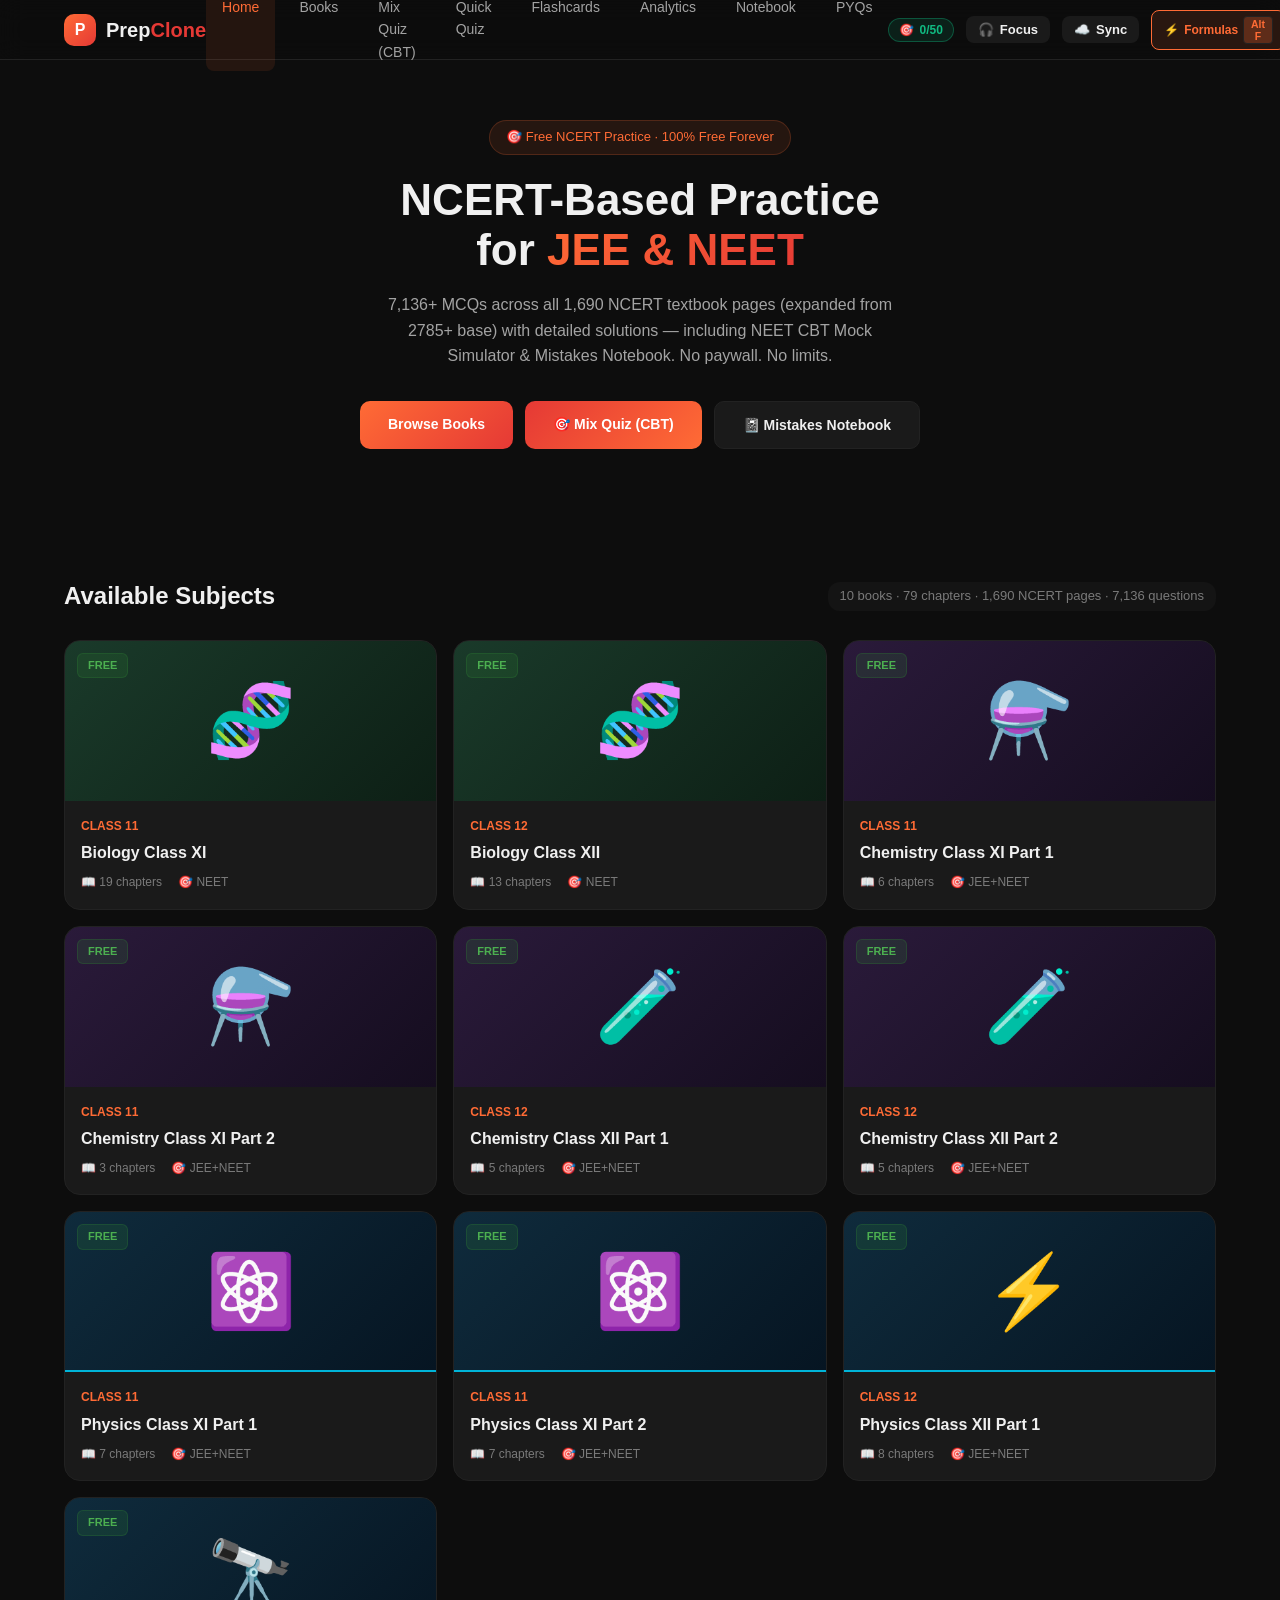
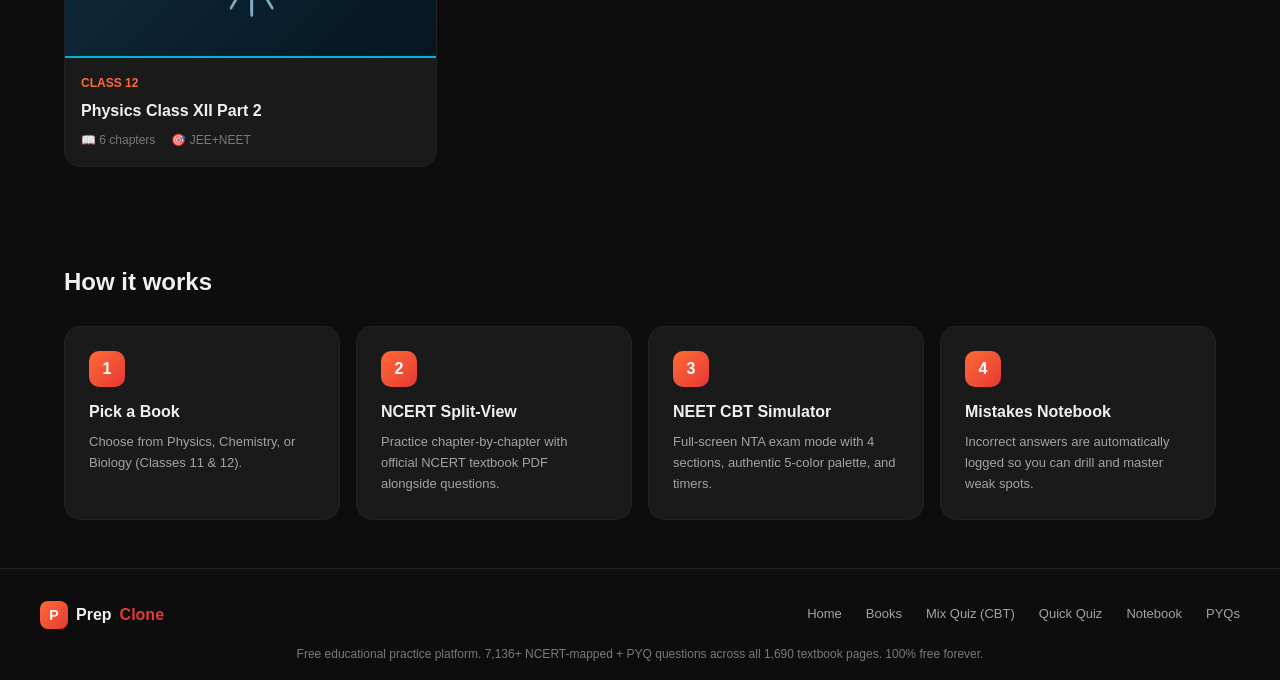
<file: index.src.html>
<!DOCTYPE html>
<html lang="en" data-theme="dark">
<head>
  <meta charset="UTF-8">
  <meta name="viewport" content="width=device-width, initial-scale=1.0">
  <title>PrepClone Enterprise - 100% Free NCERT Practice for JEE & NEET | CBT Simulator & Flashcards</title>
  <meta name="description" content="100% Free, Zero-Paywall NCERT Textbook Split-Reader, 7,136+ MCQs across all 1,690 pages for Biology, Chemistry, and Physics, NEET CBT Mock Simulator, Flashcards & Analytics.">
  <link rel="manifest" href="manifest.json">
  <meta name="theme-color" content="#ff6b35">
  <meta name="apple-mobile-web-app-capable" content="yes">
  <meta name="apple-mobile-web-app-status-bar-style" content="black-translucent">
  <link rel="icon" href="images/icon-192.svg">
  <link rel="stylesheet" href="styles.css">
  <script src="vendor/pdfjs/pdf.min.js"></script>
</head>
<body>

<nav class="nav" aria-label="Main Navigation">
  <div class="nav-inner">
    <a href="javascript:void(0)" class="nav-logo" onclick="navigate('home')" aria-label="PrepClone Home">
      <div class="logo-icon">P</div>
      <span>Prep<span class="logo-red">Clone</span></span>
    </a>
    <div class="nav-links" id="navLinks" role="menubar">
      <a href="javascript:void(0)" onclick="navigate('home')" class="active" data-nav="home" role="menuitem">Home</a>
      <a href="javascript:void(0)" onclick="navigate('books')" data-nav="books" role="menuitem">Books</a>
      <a href="javascript:void(0)" onclick="navigate('mix-quiz')" data-nav="mix-quiz" role="menuitem">Mix Quiz (CBT)</a>
      <a href="javascript:void(0)" onclick="navigate('quiz')" data-nav="quiz" role="menuitem">Quick Quiz</a>
      <a href="javascript:void(0)" onclick="navigate('flashcards')" data-nav="flashcards" role="menuitem">Flashcards</a>
      <a href="javascript:void(0)" onclick="navigate('analytics')" data-nav="analytics" role="menuitem">Analytics</a>
      <a href="javascript:void(0)" onclick="navigate('notebook')" data-nav="notebook" role="menuitem">Notebook <span id="nav-mistakes-badge" class="nav-badge" style="display:none" aria-label="Mistakes count">0</span></a>
      <a href="javascript:void(0)" onclick="navigate('pyqs')" data-nav="pyqs" role="menuitem">PYQs</a>
    </div>
    <div class="nav-right">
      <button class="daily-goal-pill" id="dailyGoalPill" onclick="openDailyGoalModal()" title="Daily MCQ Target" aria-label="Daily MCQ Target">
        <span aria-hidden="true">🎯</span> <span id="dailyGoalDisplay">0/50</span>
      </button>
      <button class="btn-focus-mode" id="btnFocusMode" onclick="toggleFocusModal()" title="Binaural Beats & Pomodoro Study Audio" aria-label="Focus Mode">
        <span aria-hidden="true">🎧</span> <span class="nav-btn-text">Focus</span>
      </button>
      <button class="btn-tool-sync" onclick="openSyncModal()" title="Cross-Device Profile Sync & Backup" aria-label="Sync Profile">
        <span aria-hidden="true">☁️</span> <span class="nav-btn-text">Sync</span>
      </button>
      <button class="btn-tool-formula" onclick="toggleFormulaDrawer()" title="NCERT Formulas, Laws & Units (Alt+F)" aria-label="Formulas">
        <span aria-hidden="true">⚡</span> <span class="nav-btn-text">Formulas</span> <span class="search-key-badge" style="background:rgba(255,107,53,0.25);color:inherit">Alt F</span>
      </button>
      <button class="search-trigger-btn" onclick="openOmnisearch()" title="Search questions, chapters & NCERT topics (Ctrl+K)" aria-label="Search">
        <span aria-hidden="true">🔍</span> <span class="nav-btn-text">Search</span> <span class="search-key-badge">Ctrl K</span>
      </button>
      <button class="sound-toggle-btn" id="soundBtn" onclick="toggleSound()" title="Toggle sound effects" aria-label="Toggle sound">🔔</button>
      <button class="theme-toggle" onclick="toggleTheme()" title="Toggle theme" aria-label="Toggle theme">☀</button>
    </div>
  </div>
</nav>

<div id="offline-bar" style="display:none;background:var(--accent-orange);color:#fff;text-align:center;padding:6px 12px;font-size:12.5px;font-weight:700;position:sticky;top:60px;z-index:99" aria-live="polite">
  ⚡ Offline Mode Active — All 7,136 Questions & 1,690 NCERT Textbook Pages Available Offline
</div>

<div id="omnisearch-wrap" style="display:none" aria-modal="true" role="dialog" aria-label="Search"></div>
<div id="formula-drawer-wrap" aria-modal="true" role="dialog" aria-label="Formulas Drawer"></div>
<div id="sync-modal-wrap" style="display:none" aria-modal="true" role="dialog" aria-label="Sync Profile"></div>
<div id="focus-modal-wrap" style="display:none" aria-modal="true" role="dialog" aria-label="Focus Mode"></div>
<div id="daily-goal-modal-wrap" style="display:none" aria-modal="true" role="dialog" aria-label="Daily Goal"></div>
<canvas id="confetti-canvas" style="position:fixed;top:0;left:0;width:100vw;height:100vh;pointer-events:none;z-index:999999;display:none" aria-hidden="true"></canvas>

<div id="app" aria-live="polite" aria-atomic="true"></div>

<footer class="footer">
  <div class="footer-inner">
    <div class="footer-brand">
      <div class="logo-icon" style="width:28px;height:28px;font-size:14px;border-radius:8px">P</div>
      Prep<span style="color:var(--accent-red)">Clone</span>
    </div>
    <div class="footer-links">
      <a href="javascript:void(0)" onclick="navigate('home')">Home</a>
      <a href="javascript:void(0)" onclick="navigate('books')">Books</a>
      <a href="javascript:void(0)" onclick="navigate('mix-quiz')">Mix Quiz (CBT)</a>
      <a href="javascript:void(0)" onclick="navigate('quiz')">Quick Quiz</a>
      <a href="javascript:void(0)" onclick="navigate('notebook')">Notebook</a>
      <a href="javascript:void(0)" onclick="navigate('pyqs')">PYQs</a>
    </div>
  </div>
  <div class="footer-copy">Free educational practice platform. 7,136+ NCERT-mapped + PYQ questions across all 1,690 textbook pages. 100% free forever.</div>
</footer>

<script>
// ============ DATA ============
const BOOKS = {
  'biology-11': {
    title: 'Biology Class XI', emoji: '🧬', subject: 'biology', cls: '11',
    chapters: ['The Living World','Biological Classification','Plant Kingdom','Animal Kingdom',
      'Morphology of Flowering Plants','Anatomy of Flowering Plants','Structural Organisation in Animals',
      'Cell: The Unit of Life','Biomolecules','Cell Cycle and Cell Division',
      'Photosynthesis in Higher Plants','Respiration in Plants','Plant Growth and Development',
      'Breathing and Exchange of Gases','Body Fluids and Circulation',
      'Excretory Products and their Elimination','Locomotion and Movement',
      'Neural Control and Coordination','Chemical Coordination and Integration'],
    exam: 'NEET'
  },
  'biology-12': {
    title: 'Biology Class XII', emoji: '🧬', subject: 'biology', cls: '12',
    chapters: ['Sexual Reproduction in Flowering Plants','Human Reproduction','Reproductive Health',
      'Principles of Inheritance and Variation','Molecular Basis of Inheritance','Evolution',
      'Human Health and Disease','Microbes in Human Welfare',
      'Biotechnology: Principles and Processes','Biotechnology and its Applications',
      'Organisms and Populations','Ecosystem','Biodiversity and Conservation'],
    exam: 'NEET'
  },
  'chemistry-11-part-1': {
    title: 'Chemistry Class XI Part 1', emoji: '⚗️', subject: 'chemistry', cls: '11',
    chapters: ['Some Basic Concepts of Chemistry','Structure of Atom',
      'Classification of Elements and Periodicity in Properties',
      'Chemical Bonding and Molecular Structure','Thermodynamics','Equilibrium'],
    exam: 'JEE+NEET'
  },
  'chemistry-11-part2': {
    title: 'Chemistry Class XI Part 2', emoji: '⚗️', subject: 'chemistry', cls: '11',
    chapters: ['Redox Reactions','Organic Chemistry - Some Basic Principles and Techniques','Hydrocarbons'],
    exam: 'JEE+NEET'
  },
  'chemistry-12-part-1': {
    title: 'Chemistry Class XII Part 1', emoji: '🧪', subject: 'chemistry', cls: '12',
    chapters: ['Solutions','Electrochemistry','Chemical Kinetics',
      'The d- and f-Block Elements','Coordination Compounds'],
    exam: 'JEE+NEET'
  },
  'chemistry-12-part-2': {
    title: 'Chemistry Class XII Part 2', emoji: '🧪', subject: 'chemistry', cls: '12',
    chapters: ['Haloalkanes and Haloarenes','Alcohols, Phenols and Ethers',
      'Aldehydes, Ketones and Carboxylic Acids','Amines','Biomolecules'],
    exam: 'JEE+NEET'
  },
  'physics-11-part-1': {
    title: 'Physics Class XI Part 1', emoji: '⚛️', subject: 'physics', cls: '11',
    chapters: ['Units and Measurements','Motion in a Straight Line','Motion in a Plane',
      'Laws of Motion','Work, Energy and Power','System of Particles and Rotational Motion','Gravitation'],
    exam: 'JEE+NEET'
  },
  'physics-11-part-2': {
    title: 'Physics Class XI Part 2', emoji: '⚛️', subject: 'physics', cls: '11',
    chapters: ['Mechanical Properties of Solids','Mechanical Properties of Fluids',
      'Thermal Properties of Matter','Thermodynamics','Kinetic Theory','Oscillations','Waves'],
    exam: 'JEE+NEET'
  },
  'physics-12-part-1': {
    title: 'Physics Class XII Part 1', emoji: '⚡', subject: 'physics', cls: '12',
    chapters: ['Electric Charges and Fields','Electrostatic Potential and Capacitance','Current Electricity',
      'Moving Charges and Magnetism','Magnetism and Matter','Electromagnetic Induction','Alternating Current','Electromagnetic Waves'],
    exam: 'JEE+NEET'
  },
  'physics-12-part-2': {
    title: 'Physics Class XII Part 2', emoji: '🔭', subject: 'physics', cls: '12',
    chapters: ['Ray Optics and Optical Instruments','Wave Optics','Dual Nature of Radiation and Matter',
      'Atoms','Nuclei','Semiconductor Electronics: Materials, Devices and Simple Circuits'],
    exam: 'JEE+NEET'
  }
};

// ============ OFFICIAL NCERT SOURCES (verified) ============
// Chapter PDFs live on ncert.nic.in — pattern checked per book:
// kebo101 (Bio XI Ch1), lebo101 (Bio XII Ch1), kech101/kech201-202 (Chem XI),
// lech101/lech201 (Chem XII), keph101/keph201 (Phys XI), leph101/leph201 (Phys XII).
// Part-II books restart numbering at x01.
if (typeof window.pdfjsLib !== 'undefined') {
  pdfjsLib.GlobalWorkerOptions.workerSrc = 'vendor/pdfjs/pdf.worker.min.js';
}

const NCERT = {
  'biology-11':        { code: 'kebo', base: 101, reader: 'https://ncert.nic.in/textbook.php?kebo1=0-19' },
  'biology-12':        { code: 'lebo', base: 101, reader: 'https://ncert.nic.in/textbook.php?lebo1=0-13' },
  'chemistry-11-part-1': { code: 'kech', base: 101, reader: 'https://ncert.nic.in/textbook.php?kech1=0-6' },
  'chemistry-11-part2':  { code: 'kech', base: 201, reader: 'https://ncert.nic.in/textbook.php?kech2=0-3' },
  'chemistry-12-part-1': { code: 'lech', base: 101, reader: 'https://ncert.nic.in/textbook.php?lech1=0-5' },
  'chemistry-12-part-2': { code: 'lech', base: 201, reader: 'https://ncert.nic.in/textbook.php?lech2=0-5' },
  'physics-11-part-1':   { code: 'keph', base: 101, reader: 'https://ncert.nic.in/textbook.php?keph1=0-7' },
  'physics-11-part-2':   { code: 'keph', base: 201, reader: 'https://ncert.nic.in/textbook.php?keph2=0-7' },
  'physics-12-part-1':   { code: 'leph', base: 101, reader: 'https://ncert.nic.in/textbook.php?leph1=0-8' },
  'physics-12-part-2':   { code: 'leph', base: 201, reader: 'https://ncert.nic.in/textbook.php?leph2=0-6' }
};
const ncertPdf = (bookId, idx) =>
  `https://ncert.nic.in/textbook/pdf/${NCERT[bookId].code}${NCERT[bookId].base + idx}.pdf`;

// ============ DRIVE MIRROR (Google Drive preview embeds — verified chapter mapping) ============
// Source: Tiwari Academy NCERT books index (2026-27 rationalised edition), chapter titles match ours 1:1.
const DRIVE = {
  'biology-11': ['1fvsdo7oiV77ky65Xd4eEH6ZkzFial9g9','19zQ0uyoimge0R9zZM1DbDAEgejbITwo9','14VKVHbL3yxclMsSfU2fc29LhUX0q_4FP','1zyyKzU43hCwQWqIQVJF6ueCHc24nG4D9','10JVspOq2XQqp1UlfwYtZwZyy9CQq3hL6','1xHfeKlNFapAcFalF3eiSdjTrEFuTNkrU','1USzUHXbv7c-BZaMNtCvqSi4uM29exoF-','1_h1kWr7Tkhm8Q56S7ht1NJK0plMMvyFQ','1dxBcWB4P3WUcOm1wODoFABikpEJF3r6i','1NEUx3Ubcn2yg18nJZ1j-xpB5lJAnWqLf','1Eqf9TPWISpTS_Tn12sNTewKYirmxJpzB','1dTE6Hkq23dg3fD0mxMU2Rm9n2y5Q8g41','1jGFy47KBCoPfr2B214CeN81xEJDaa3nP','1md0GE6ZRODzGjrTwy0BfDM_slUbUUZZc','1JRxcOx0mD4W-6_r_snKFTruz2SlAP2ft','1iy1gL5658NCeA5Q80WOsL-wOBIlpXKNk','17tF6_xH8C2PZNPqCg5y_x2i3dXgWSa91','1RWi_krgMPdo5kl6K-04BmAE0lxBPeUwd','14cnd7dDWV_9AqgSkbJWoxDJYVgXdmFyA'],
  'biology-12': ['1i-HofUO-jg_4zmSZCH1X3XZCpBvTD5g8','1c2RogWk7DBDEVt_mZCFTXbslxEOotZ0O','1APRizLZcdaJMCvmS1m_25Znv2gcplQ2a','1L-cc1nSRoHXnkz693aI5Jssp2_q50-LY','1BgPBh9dEvvbRj18aPnBjS9A9TGn-yXfc','1RQW-htV_1VvpN5XPwAp27clJuwX4X1NV','1UeFNkTsd9I21zjW5WHVBhihtphOV5wIR','1xOy0-ris2WhBWW4GSpwAC73xNxPJA_7E','13c2I-ysmpRyNzTtXQDioSG5sf1dPAS5W','1mBETPBQEMBGGqqvFBYvykPvUT3dNY4qn','1zhIcXd0ZhK2_lbr2YUlZIUvvFhg3Zk8U','1bjJVSkMWN_cYF8TT85O8UrAOXzqMXSRM','1qNM4PDr8dxptGMcYKJGqJO04t2rbLmQD'],
  'chemistry-11-part-1': ['1g2u5Ip_cECSVaJrVS3nLRxZjbIpwGPRu','11b_64T60rTA6i3MZbh1NN-b69V5aIVlX','1thvxushVpuq-t2g5-lVlptlWhaXpaOTl','1DLZKrqRKVuCKDu5omxT7bbp09vr_sGtt','1K5Y2pivwtAmhT05v0cto4DBeJDX23lj6','1JQShi0uyOJ55L3Qcb53Cr13P7cmdIvxs'],
  'chemistry-11-part2': ['1y8yHCy-q_3vTzHv-as41cKaJzMk6qr3h','18_MGR344HiHiA06RGmX9Upc8qDxLFS_K','1QqKFPGPQnxaUB-J8YnDAOm_Cg2C53JKa'],
  'chemistry-12-part-1': ['1-5vdlGWP1ke1fM61O386CQ9qWtfsxBn0','1c8t2dDz-PiGZJQuaN4wPHwUSfcHYnYAC','10TvhfVuGc6oE9re8dLpLBndLfI_FLHxJ','1kDvl7DNc59dEvfE3HVBEaFU7aMLd6lTq','1kAFd7es13D6Rk2pys90a5iqeQU0x2cYQ'],
  'chemistry-12-part-2': ['1n9qBYEchzJi6G09oisFDdIHqmcHntv4c','1TXruu7-2E2KmMr_VbR2OomEqNucGPzqW','1zaU8VexyY4VYSKuTs9x0MOZlb2oroocD','1Ew0yQycmTdjNz1YYfrAKwJLtDM_vP-Im','1GdgZbdIaUHd1UaiDhjuanpwjwYO2w_gW']
};
const PDF_MODES = ['drive', 'native', 'gview'];
const PDF_MODE_LABEL = { drive: 'Drive', native: 'Native', gview: 'Viewer' };
// Drive files confirmed ToS-taken-down (render-verified, one by one)
const DRIVE_DEAD = { 'biology-11': [0, 5, 6, 17], 'biology-12': [2] };
const driveAlive = (bookId, idx) => !(DRIVE_DEAD[bookId] || []).includes(idx);
const driveUrl = (bookId, idx) => `https://drive.google.com/file/d/${DRIVE[bookId][idx]}/preview`;
function getPdfMode() {
  try { const m = localStorage.getItem('prepclone-pdfmode'); if (PDF_MODES.includes(m)) return m; } catch (e) {}
  return 'drive';
}
function pdfSrcFor(mode, bookId, idx) {
  const gview = 'https://docs.google.com/viewer?url=' + encodeURIComponent(ncertPdf(bookId, idx)) + '&embedded=true';
  if (mode === 'gview') return gview;
  if (mode === 'native') return ncertPdf(bookId, idx);
  // drive default; taken-down files fall through to Google viewer
  if (driveAlive(bookId, idx) && DRIVE[bookId] && DRIVE[bookId][idx]) return driveUrl(bookId, idx);
  return gview;
}
window.ncertPdf = ncertPdf;

// ============ OFFICIAL PYQ SOURCES (verified) ============
const PYQS = {
  neet: [
    { name: 'NTA NEET Archive (official)', desc: 'Official question papers released by NTA.', url: 'https://neet.nta.nic.in/archive/' },
    { name: 'NTA NEET Documents (official)', desc: 'Latest papers, keys and bulletins.', url: 'https://neet.nta.nic.in/documents/' },
    { name: 'NEET Papers 2013–2026 (67 PDFs)', desc: 'Free compilation with answer keys.', url: 'https://docs.aglasem.com/org/nta/neet-ug/question-paper' },
    { name: 'NEET Papers 2015–2026 Code-wise', desc: 'All booklet codes with solutions.', url: 'https://medicine.careers360.com/articles/neet-question-paper' }
  ],
  jee: [
    { name: 'NTA JEE Main Documents (official)', desc: 'Official papers, keys and scores.', url: 'https://jeemain.nta.nic.in/documents/' },
    { name: 'NTA JEE Main Archive (official)', desc: 'Older official papers and keys.', url: 'https://jeemain.nta.nic.in/document-category/archive/' },
    { name: 'JEE Main Papers 2016–2026', desc: 'Year-wise papers with solutions.', url: 'https://www.shiksha.com/engineering/articles/jee-main-previous-year-question-paper-blogId-51869' },
    { name: 'NTA Downloads Portal', desc: 'Downloads → Previous years Exam Papers.', url: 'https://nta.ac.in/' }
  ]
};

// ============ STATE ============
let currentPage = 'home';
let currentBook = null;
let currentChapter = 0;
let currentPageNum = 1;
let questionData = {};
let pyqData = null;
let quizQuestions = [];
let quizIndex = 0;
let quizAnswers = [];
let quizTimeLeft = 0;
let quizTimeUsed = 0;
let quizTimer = null;

// CBT Mock State
let cbtExamTitle = '';
let cbtSections = [];
let cbtSectionData = {};
let cbtActiveSection = '';
let cbtIndexInSection = 0;
let cbtQuestionState = {};
let cbtAnswers = {};
let cbtTimeLeft = 0;
let cbtTimeUsed = 0;
let cbtTimer = null;
let cbtIsUntimed = false;
let cbtReviewFilter = 'all';

// Notebook State
let notebookTab = 'mistakes'; // 'mistakes' | 'starred'
let notebookFilter = 'all';   // 'all' | 'physics' | 'chemistry' | 'biology'

// ============ STARRED & MISTAKES STORE ============
function getStarredSet() {
  try {
    return new Set(JSON.parse(localStorage.getItem('prepclone-starred') || '[]'));
  } catch (e) {
    return new Set();
  }
}

function getMistakes() {
  try {
    return JSON.parse(localStorage.getItem('prepclone-mistakes') || '{}');
  } catch (e) {
    return {};
  }
}

function saveMistakes(m) {
  try {
    localStorage.setItem('prepclone-mistakes', JSON.stringify(m));
  } catch (e) {}
  updateMistakesBadge();
}

function updateMistakesBadge() {
  const m = getMistakes();
  const count = Object.keys(m).length;
  const badge = document.getElementById('nav-mistakes-badge');
  if (badge) {
    if (count > 0) {
      badge.textContent = count;
      badge.style.display = 'inline-block';
    } else {
      badge.style.display = 'none';
    }
  }
}

function toggleStar(qid, event) {
  if (event) { event.stopPropagation(); event.preventDefault(); }
  const s = getStarredSet();
  const isStarred = s.has(qid);
  if (isStarred) {
    s.delete(qid);
  } else {
    s.add(qid);
    const qObj = findQuestionById(qid);
    if (qObj) {
      try {
        const sd = JSON.parse(localStorage.getItem('prepclone-starred-data') || '{}');
        sd[qid] = { ...qObj, qid, timestamp: Date.now() };
        localStorage.setItem('prepclone-starred-data', JSON.stringify(sd));
      } catch (e) {}
    }
  }
  try {
    localStorage.setItem('prepclone-starred', JSON.stringify([...s]));
  } catch (e) {}

  document.querySelectorAll(`.star-btn[data-qid="${qid}"]`).forEach(btn => {
    btn.classList.toggle('active', !isStarred);
    btn.textContent = !isStarred ? '★' : '☆';
    btn.title = !isStarred ? 'Bookmarked' : 'Bookmark / Star question';
  });

  if (currentPage === 'notebook') {
    render();
  }
}

function recordMistake(q, qid, pickedIdx) {
  if (!q) return;
  const m = getMistakes();
  m[qid] = {
    qid,
    question: q.question,
    options: q.options,
    answer: q.answer,
    explanation: q.explanation,
    hint: q.hint,
    difficulty: q.difficulty,
    exam: q.exam,
    year: q.year,
    ncertRef: q.ncertRef,
    ncertPara: q.ncertPara,
    book: q.book || q.bookId || (qid.split('_')[0] || ''),
    chapter: q.chapter !== undefined ? q.chapter : (parseInt(qid.split('_')[1], 10) || 0),
    userPick: pickedIdx,
    timestamp: Date.now()
  };
  saveMistakes(m);
}

function resolveMistake(qid) {
  const m = getMistakes();
  delete m[qid];
  saveMistakes(m);
  if (currentPage === 'notebook') {
    render();
  }
}

function clearAllMistakes() {
  if (confirm('Are you sure you want to clear all recorded mistakes?')) {
    saveMistakes({});
    if (currentPage === 'notebook') render();
  }
}

// ============ 1. MISTAKE CATEGORIZATION BUCKETS ============
function setQuestionMistakeBucket(qid, bucket, event) {
  if (event) event.stopPropagation();
  const m = getMistakes();
  if (m[qid]) {
    m[qid].bucket = bucket;
    saveMistakes(m);
  }
  try {
    const buckets = JSON.parse(localStorage.getItem('prepclone-mistake-buckets') || '{}');
    buckets[qid] = bucket;
    localStorage.setItem('prepclone-mistake-buckets', JSON.stringify(buckets));
  } catch (e) {}

  const bar = document.getElementById(`mbb-${qid}`);
  if (bar) {
    bar.querySelectorAll('.bucket-chip').forEach(c => c.classList.remove('active'));
    const activeChip = bar.querySelector(`.bucket-${bucket}`);
    if (activeChip) activeChip.classList.add('active');
  }
  const nbCard = document.getElementById(`nb-${qid}`);
  if (nbCard) {
    nbCard.querySelectorAll('.bucket-chip').forEach(c => c.classList.remove('active'));
    const activeChip = nbCard.querySelector(`.bucket-${bucket}`);
    if (activeChip) activeChip.classList.add('active');
  }
  playTone('click');
}

function getQuestionMistakeBucket(qid) {
  const m = getMistakes();
  if (m[qid] && m[qid].bucket) return m[qid].bucket;
  try {
    const buckets = JSON.parse(localStorage.getItem('prepclone-mistake-buckets') || '{}');
    if (buckets[qid]) return buckets[qid];
  } catch (e) {}
  return null;
}

// ============ 2. DARWIN EFFORT-DNA PACING ENGINE ============
const questionStartTimes = {};

function startQuestionTimer(qid) {
  if (!questionStartTimes[qid]) {
    questionStartTimes[qid] = Date.now();
  }
}

function recordQuestionPacing(qid, isCorrect) {
  const start = questionStartTimes[qid] || (Date.now() - 15000);
  const elapsed = Math.max(1, Math.round((Date.now() - start) / 1000));
  
  let subject = 'biology';
  if (qid.includes('physics')) subject = 'physics';
  else if (qid.includes('chem')) subject = 'chemistry';
  else if (typeof currentBook !== 'undefined' && currentBook.includes('physics')) subject = 'physics';
  else if (typeof currentBook !== 'undefined' && currentBook.includes('chem')) subject = 'chemistry';

  const target = subject === 'biology' ? 35 : (subject === 'chemistry' ? 60 : 80);
  
  let rating = 'optimal';
  let label = `🟢 ${elapsed}s (Optimal)`;
  let pillClass = 'qt-optimal';

  if (!isCorrect && elapsed < 8) {
    rating = 'rushed';
    label = `⚡ ${elapsed}s (Rushed)`;
    pillClass = 'qt-rushed';
  } else if (elapsed > target * 1.5) {
    rating = 'timesink';
    label = `🔴 ${elapsed}s (Time Sink)`;
    pillClass = 'qt-timesink';
  } else if (elapsed > target) {
    rating = 'moderate';
    label = `🟡 ${elapsed}s (Moderate)`;
    pillClass = 'qt-moderate';
  }

  const pill = document.getElementById(`qtpill-${qid}`);
  if (pill) {
    pill.className = `qt-pacing-pill ${pillClass}`;
    pill.textContent = label;
    pill.style.display = 'inline-flex';
  }
  const timeEl = document.getElementById(`qttime-${qid}`);
  if (timeEl) {
    timeEl.textContent = `${elapsed}s`;
  }

  try {
    const hist = JSON.parse(localStorage.getItem('prepclone-effort-dna') || '[]');
    hist.push({ qid, subject, elapsed, rating, isCorrect: !!isCorrect, target, timestamp: Date.now() });
    if (hist.length > 500) hist.shift();
    localStorage.setItem('prepclone-effort-dna', JSON.stringify(hist));
  } catch (e) {}

  return { elapsed, rating, label, pillClass };
}

// ============ 3. TEXTBOOK QUESTION FOCUS ============
function focusQuestionFromTextbook(qid) {
  let card = document.getElementById(`q-${qid}`);
  if (!card) {
    const allCards = document.querySelectorAll('#chapter-qs .question-card');
    for (const c of allCards) {
      if (c.id.includes(qid)) { card = c; break; }
    }
  }
  if (card) {
    card.scrollIntoView({ behavior: 'smooth', block: 'center' });
    card.classList.add('card-focus-pulse');
    setTimeout(() => card.classList.remove('card-focus-pulse'), 2500);
    playTone('marker');
  }
}

// ============ 4. AUDIO NCERT PODCAST READER ============
let ncertSpeechSynth = null;
let podcastSentences = [];
let currentPodcastIdx = 0;
let isPodcastPlaying = false;
let isPodcastPaused = false;
let podcastRate = 1.0;

function toggleNcertPodcast() {
  if (typeof window !== 'undefined' && 'speechSynthesis' in window) {
    ncertSpeechSynth = window.speechSynthesis;
  }
  if (!ncertSpeechSynth) {
    alert('Web Speech API is not supported in this browser.');
    return;
  }
  if (isPodcastPlaying) {
    stopNcertPodcast();
  } else {
    startNcertPodcast();
  }
}

function extractNcertPageSentences() {
  const container = document.getElementById('ncertReaderView');
  if (!container) return [];
  const paraEls = container.querySelectorAll('.ncert-para-text');
  const items = [];
  paraEls.forEach((el, pi) => {
    const text = el.dataset.origText || el.textContent.trim();
    if (!text) return;
    const sents = text.match(/[^.!?]+[.!?]+(\s|$)/g) || [text];
    sents.forEach((s, si) => {
      const clean = s.trim();
      if (clean.length > 5) {
        items.push({ text: clean, el, paraIdx: pi, sentIdx: si });
      }
    });
  });
  return items;
}

function startNcertPodcast() {
  podcastSentences = extractNcertPageSentences();
  if (!podcastSentences.length) {
    alert('No textbook sentences found to narrate on this page.');
    return;
  }
  currentPodcastIdx = 0;
  isPodcastPlaying = true;
  isPodcastPaused = false;

  const playBtn = document.getElementById('podcastPlayBtn');
  const controls = document.getElementById('podcastControls');
  const playIcon = document.getElementById('podcastPlayIcon');
  const playText = document.getElementById('podcastPlayText');
  const pauseBtn = document.getElementById('podcastPauseBtn');

  if (playBtn) playBtn.classList.add('playing');
  if (controls) controls.style.display = 'inline-flex';
  if (playIcon) playIcon.textContent = '⏹️';
  if (playText) playText.textContent = 'Stop';
  if (pauseBtn) pauseBtn.textContent = '⏸️';

  speakPodcastCurrentSentence();
}

function speakPodcastCurrentSentence() {
  if (!isPodcastPlaying || currentPodcastIdx >= podcastSentences.length) {
    stopNcertPodcast();
    return;
  }
  document.querySelectorAll('.audio-sentence-active').forEach(el => el.classList.remove('audio-sentence-active'));
  const cur = podcastSentences[currentPodcastIdx];
  if (cur && cur.el) {
    cur.el.classList.add('audio-sentence-active');
    cur.el.scrollIntoView({ behavior: 'smooth', block: 'nearest' });
  }
  const statusText = document.getElementById('podcastStatusText');
  if (statusText) statusText.textContent = `${currentPodcastIdx + 1}/${podcastSentences.length}`;

  ncertSpeechSynth.cancel();
  const utter = new SpeechSynthesisUtterance(cur.text);
  utter.rate = podcastRate;
  utter.lang = 'en-IN';
  utter.onend = () => {
    if (isPodcastPlaying && !isPodcastPaused) {
      currentPodcastIdx++;
      speakPodcastCurrentSentence();
    }
  };
  utter.onerror = (e) => {
    if (e.error !== 'canceled' && e.error !== 'interrupted') {
      currentPodcastIdx++;
      if (isPodcastPlaying) speakPodcastCurrentSentence();
    }
  };
  ncertSpeechSynth.speak(utter);
}

function togglePodcastPause() {
  if (!isPodcastPlaying) return;
  const pauseBtn = document.getElementById('podcastPauseBtn');
  if (isPodcastPaused) {
    isPodcastPaused = false;
    ncertSpeechSynth.resume();
    if (pauseBtn) pauseBtn.textContent = '⏸️';
  } else {
    isPodcastPaused = true;
    ncertSpeechSynth.pause();
    if (pauseBtn) pauseBtn.textContent = '▶️';
  }
}

function skipPodcastSentence(delta) {
  if (!isPodcastPlaying) return;
  currentPodcastIdx = Math.max(0, Math.min(podcastSentences.length - 1, currentPodcastIdx + delta));
  speakPodcastCurrentSentence();
}

function cyclePodcastSpeed() {
  const speeds = [1.0, 1.25, 1.5, 0.85];
  const idx = speeds.indexOf(podcastRate);
  podcastRate = speeds[(idx + 1) % speeds.length];
  const btn = document.getElementById('podcastSpeedBtn');
  if (btn) btn.textContent = `${podcastRate}x`;
  if (isPodcastPlaying && !isPodcastPaused) {
    speakPodcastCurrentSentence();
  }
}

function stopNcertPodcast() {
  isPodcastPlaying = false;
  isPodcastPaused = false;
  if (ncertSpeechSynth) ncertSpeechSynth.cancel();
  document.querySelectorAll('.audio-sentence-active').forEach(el => el.classList.remove('audio-sentence-active'));
  const playBtn = document.getElementById('podcastPlayBtn');
  const controls = document.getElementById('podcastControls');
  const playIcon = document.getElementById('podcastPlayIcon');
  const playText = document.getElementById('podcastPlayText');
  if (playBtn) playBtn.classList.remove('playing');
  if (controls) controls.style.display = 'none';
  if (playIcon) playIcon.textContent = '🎧';
  if (playText) playText.textContent = 'Listen to Page';
}

// ============ 5. MEMONEET-STYLE CLOZE ACTIVE RECALL ============
let isClozeModeActive = false;

function toggleClozeMode() {
  isClozeModeActive = !isClozeModeActive;
  const btn = document.getElementById('clozeModeBtn');
  const btnText = document.getElementById('clozeBtnText');
  if (btn) btn.classList.toggle('active', isClozeModeActive);
  if (btnText) btnText.textContent = isClozeModeActive ? 'Cloze Active' : 'Cloze Recall';
  applyClozeToNcertPage();
}

function applyClozeToNcertPage() {
  const paraContainers = document.querySelectorAll('#ncertReaderView .ncert-para');
  paraContainers.forEach(container => {
    const p = container.querySelector('.ncert-para-text');
    if (!p) return;
    if (!p.dataset.origText) {
      p.dataset.origText = p.textContent.trim();
    }
    const orig = p.dataset.origText;
    if (!isClozeModeActive) {
      p.innerHTML = escapeHtml(orig);
      return;
    }
    const keytermEl = container.querySelector('.ncert-para-keyterm');
    const specificKey = keytermEl ? keytermEl.textContent.trim() : '';

    const keywords = [
      'Aristotle','Linnaeus','Whittaker','Monera','Protista','Fungi','Plantae','Animalia',
      'chitin','cellulose','peptidoglycan','methanogens','halophiles','thermoacidophiles',
      'heterotrophic','autotrophic','cyanobacteria','mycoplasma','diatoms','dinoflagellates',
      'euglenoids','slime moulds','protozoans','saprophytic','parasitic','symbiotic',
      'lichen','mycorrhiza','ascomycetes','basidiomycetes','phycomycetes','deuteromycetes',
      'virus','viroid','prion','capsid','mitochondria','chloroplast','ribosome','ATP','DNA','RNA',
      'photosynthesis','respiration','glycolysis','Krebs','osmosis','diffusion',
      'growth','reproduction','metabolism','consciousness','biodiversity','nomenclature','identification','classification',
      'taxonomy','systematics','species','genus','family','order','class','phylum','division','kingdom'
    ];
    if (specificKey && specificKey.length > 2) keywords.unshift(specificKey);

    let processed = escapeHtml(orig);
    keywords.forEach(kw => {
      const regex = new RegExp(`\\b(${kw})\\b`, 'gi');
      processed = processed.replace(regex, (match) => {
        return `<span class="cloze-blank" role="button" tabindex="0" data-ans="${escapeHtml(match)}" onclick="revealClozeWord(this)">[ ????? ]</span>`;
      });
    });
    p.innerHTML = processed;
  });
}

function revealClozeWord(el) {
  const ans = el.dataset.ans;
  if (!ans) return;
  el.outerHTML = `<span class="cloze-revealed" role="button" tabindex="0" title="Mastered! Click to re-hide" onclick="hideClozeWord(this, '${escapeHtml(ans)}')">${escapeHtml(ans)}</span>`;
  playTone('marker');
}

function hideClozeWord(el, ans) {
  el.outerHTML = `<span class="cloze-blank" role="button" tabindex="0" data-ans="${escapeHtml(ans)}" onclick="revealClozeWord(this)">[ ????? ]</span>`;
}

function findQuestionById(qid) {
  try {
    const parts = qid.split('_');
    if (parts.length >= 4) {
      const bookId = parts[0];
      const ch = parseInt(parts[1], 10);
      if (parts[2] === 'pyq') {
        const qidx = parseInt(parts[3], 10);
        if (pyqData) {
          const chPyqs = pyqData.filter(p => p.book === bookId && p.chapter === ch);
          if (chPyqs[qidx]) return { ...chPyqs[qidx], book: bookId, chapter: ch };
        }
      } else {
        const page = parseInt(parts[2], 10);
        const qidx = parseInt(parts[3], 10);
        const pages = questionData[bookId];
        if (pages) {
          const pg = pages.find(p => p.chapter === ch && p.page === page);
          if (pg?.questions?.[qidx]) return { ...pg.questions[qidx], book: bookId, chapter: ch };
        }
      }
    }
    if (cbtSectionData) {
      for (const sec of Object.keys(cbtSectionData)) {
        if (qid.startsWith(sec + '_')) {
          const idx = parseInt(qid.replace(sec + '_', ''), 10);
          if (cbtSectionData[sec]?.[idx]) return cbtSectionData[sec][idx];
        }
      }
    }
    if (quizQuestions && quizQuestions.length) {
      const idx = parseInt(qid.replace(/^q-/, ''), 10);
      if (!isNaN(idx) && quizQuestions[idx]) return quizQuestions[idx];
    }
  } catch (e) {}
  return null;
}

// ============ DATA LOADING ============
async function loadBookData(bookId) {
  if (questionData[bookId]) return questionData[bookId];
  try {
    const res = await fetch(`data/${bookId}.json`);
    const data = await res.json();
    questionData[bookId] = data;
    return data;
  } catch(e) {
    console.error('Failed to load', bookId, e);
    return [];
  }
}

async function loadPyq() {
  if (pyqData) return pyqData;
  try {
    const res = await fetch('data/pyq.json');
    pyqData = await res.json();
  } catch(e) {
    console.error('Failed to load PYQs', e);
    pyqData = [];
  }
  return pyqData;
}

// ============ RENDERING ============
function render() {
  const app = document.getElementById('app');
  switch(currentPage) {
    case 'home': app.innerHTML = renderHome(); break;
    case 'books': app.innerHTML = renderBooks(); break;
    case 'book': renderBook(); return;
    case 'chapter': renderChapter(); return;
    case 'quiz': app.innerHTML = renderQuiz(); break;
    case 'quiz-result': app.innerHTML = renderQuizResult(); break;
    case 'mix-quiz': app.innerHTML = renderMixQuizSetup(); break;
    case 'cbt-exam': app.innerHTML = renderCbtExam(); break;
    case 'cbt-result': app.innerHTML = renderCbtResult(); break;
    case 'notebook': app.innerHTML = renderNotebook(); break;
    case 'analytics': app.innerHTML = renderAnalytics(); break;
    case 'flashcards': app.innerHTML = renderFlashcards(); break;
    case 'pyqs': app.innerHTML = renderPyqs(); break;
  }
  updateNav();
  updateMistakesBadge();
}

function renderHome() {
  return `
    <section class="hero">
      <div class="hero-badge">🎯 Free NCERT Practice · 100% Free Forever</div>
      <h1>NCERT-Based Practice <br>for <span class="gradient">JEE & NEET</span></h1>
      <p class="hero-sub">7,136+ MCQs across all 1,690 NCERT textbook pages (expanded from 2785+ base) with detailed solutions — including NEET CBT Mock Simulator & Mistakes Notebook. No paywall. No limits.</p>
      <div class="hero-btns">
        <a href="javascript:void(0)" class="btn-primary" onclick="navigate('books')">Browse Books</a>
        <a href="javascript:void(0)" class="btn-primary" style="background:linear-gradient(135deg,#e53935,#ff6b35)" onclick="navigate('mix-quiz')">🎯 Mix Quiz (CBT)</a>
        <a href="javascript:void(0)" class="btn-secondary" onclick="navigate('notebook')">📓 Mistakes Notebook</a>
      </div>
    </section>
    <section class="section">
      <div class="section-header">
        <h2 class="section-title">Available Subjects</h2>
        <span class="section-count">10 books · 79 chapters · 1,690 NCERT pages · 7,136 questions</span>
      </div>
      <div class="books-grid">
        ${Object.entries(BOOKS).map(([id, b]) => `
          <div class="book-card" role="button" tabindex="0" onclick="openBook('${id}')">
            <div class="book-cover ${b.subject}">
              <span class="book-tag free">FREE</span>
              <span style="font-size:72px">${b.emoji}</span>
            </div>
            <div class="book-info">
              <div class="book-class">Class ${b.cls}</div>
              <div class="book-name">${b.title}</div>
              <div class="book-meta">
                <span>📖 ${b.chapters.length} chapters</span>
                <span>🎯 ${b.exam}</span>
              </div>
            </div>
          </div>
        `).join('')}
      </div>
    </section>
    <section class="section">
      <div class="section-header"><h2 class="section-title">How it works</h2></div>
      <div class="steps-grid">
        <div class="step-card"><div class="step-num">1</div><h3>Pick a Book</h3><p>Choose from Physics, Chemistry, or Biology (Classes 11 & 12).</p></div>
        <div class="step-card"><div class="step-num">2</div><h3>NCERT Split-View</h3><p>Practice chapter-by-chapter with official NCERT textbook PDF alongside questions.</p></div>
        <div class="step-card"><div class="step-num">3</div><h3>NEET CBT Simulator</h3><p>Full-screen NTA exam mode with 4 sections, authentic 5-color palette, and timers.</p></div>
        <div class="step-card"><div class="step-num">4</div><h3>Mistakes Notebook</h3><p>Incorrect answers are automatically logged so you can drill and master weak spots.</p></div>
      </div>
    </section>`;
}

function renderBooks() {
  return `
    <section class="section">
      <div class="section-header">
        <h2 class="section-title">All Books</h2>
        <span class="section-count">${Object.keys(BOOKS).length} books</span>
      </div>
      <div class="filter-bar">
        <button class="filter-chip active" onclick="filterBooks('all',this)">All</button>
        <button class="filter-chip" onclick="filterBooks('11',this)">Class 11</button>
        <button class="filter-chip" onclick="filterBooks('12',this)">Class 12</button>
        <button class="filter-chip" onclick="filterBooks('physics',this)">Physics</button>
        <button class="filter-chip" onclick="filterBooks('chemistry',this)">Chemistry</button>
        <button class="filter-chip" onclick="filterBooks('biology',this)">Biology</button>
      </div>
      <div class="books-grid" id="booksGrid">
        ${Object.entries(BOOKS).map(([id, b]) => `
          <div class="book-card" role="button" tabindex="0" data-subject="${b.subject}" data-cls="${b.cls}" onclick="openBook('${id}')">
            <div class="book-cover ${b.subject}">
              <span class="book-tag free">FREE</span>
              <span style="font-size:72px">${b.emoji}</span>
            </div>
            <div class="book-info">
              <div class="book-class">Class ${b.cls}</div>
              <div class="book-name">${b.title}</div>
              <div class="book-meta">
                <span>📖 ${b.chapters.length} chapters</span>
                <span>🎯 ${b.exam}</span>
              </div>
            </div>
          </div>
        `).join('')}
      </div>
    </section>`;
}

function filterBooks(filter, el) {
  document.querySelectorAll('.filter-chip').forEach(c => c.classList.remove('active'));
  el.classList.add('active');
  document.querySelectorAll('.book-card').forEach(card => {
    const subject = card.dataset.subject;
    const cls = card.dataset.cls;
    const show = filter === 'all' || subject === filter || cls === filter;
    card.style.display = show ? '' : 'none';
  });
}

async function renderBook() {
  const gen = ++renderGen;
  const app = document.getElementById('app');
  const book = BOOKS[currentBook];
  const data = await loadBookData(currentBook);
  if (gen !== renderGen) return;
  const pyqs = await loadPyq();
  
  // Group pages by chapter
  const chapterPages = {};
  data.forEach(d => {
    if (!chapterPages[d.chapter]) chapterPages[d.chapter] = [];
    chapterPages[d.chapter].push(d);
  });
  
  app.innerHTML = `
    <div class="page-header">
      <a href="javascript:void(0)" onclick="navigate('books')" style="color:var(--accent-orange);font-size:14px;margin-bottom:12px;display:inline-block">← Back to Books</a>
      <h1>${book.emoji} ${book.title}</h1>
      <p>Class ${book.cls} · NCERT · ${book.chapters.length} chapters · ${data.reduce((s,d) => s + d.questions.length, 0) + pyqs.filter(p => p.book === currentBook).length} questions (incl. PYQs)</p>
      <p style="margin-top:8px"><a href="${NCERT[currentBook].reader}" target="_blank" rel="noopener" style="color:var(--accent-orange);font-size:14px">📕 Read full NCERT textbook (official ncert.nic.in) →</a></p>
    </div>
    <div class="chapter-list">
      ${book.chapters.map((ch, i) => {
        const pages = chapterPages[i] || [];
        const qCount = pages.reduce((s, p) => s + p.questions.length, 0)
          + pyqs.filter(p => p.book === currentBook && p.chapter === i).length;
        let doneCount = 0;
        try {
          const doneSet = new Set(JSON.parse(localStorage.getItem('prepclone-progress') || '[]'));
          doneSet.forEach(id => {
            if (!id.startsWith(currentBook + '_')) return;
            const mm = id.match(/_(\d+)_(?:\d+|pyq)_\d+$/);
            if (mm && Number(mm[1]) === i) doneCount++;
          });
        } catch (e) { /* ignore */ }
        const donePct = qCount ? Math.round(doneCount / qCount * 100) : 0;
        return `
          <div class="chapter-item" role="button" tabindex="0" onclick="openChapter(${i})">
            <div class="chapter-num">${String(i+1).padStart(2,'0')}</div>
            <div class="chapter-info">
              <div class="chapter-name">${ch}</div>
              <div class="chapter-meta">${pages.length} pages · ${qCount} questions · <a href="${ncertPdf(currentBook, i)}" target="_blank" rel="noopener" onclick="event.stopPropagation()" class="pdf-link">📕 NCERT PDF</a></div>
              ${qCount ? `<div class="chap-progress"><div class="chap-progress-fill" style="width:${donePct}%"></div></div>
              <div class="chapter-meta">${doneCount}/${qCount} answered</div>` : ''}
            </div>
            <div class="chapter-arrow">→</div>
          </div>`;
      }).join('')}
    </div>`;
  updateNav();
}

let renderGen = 0;
async function renderChapter() {
  const gen = ++renderGen;
  const app = document.getElementById('app');
  const book = BOOKS[currentBook];
  const data = await loadBookData(currentBook);
  if (gen !== renderGen) return;
  
  // Get pages for this chapter
  const chapterPages = data.filter(d => d.chapter === currentChapter);
  window.currentChapterPages = chapterPages;
  const pageData = chapterPages.find(d => d.page === currentPageNum);
  const maxPage = chapterPages.length > 0 ? Math.max(...chapterPages.map(d => d.page)) : 1;

  const pyqsFull = await loadPyq();
  if (gen !== renderGen) return;
  const pyqs = pyqsFull.filter(p => p.book === currentBook && p.chapter === currentChapter);
  window.currentChapterPyqs = pyqs;

  // Year breakdown computed live from the PYQ bank — no hardcoded numbers
  const yearCounts = {};
  pyqs.forEach(p => { const k = p.year || 'Untagged'; yearCounts[k] = (yearCounts[k] || 0) + 1; });
  const weightStrip = pyqs.length
    ? `<div class="weight-strip">🎯 <b>${pyqs.length} PYQs</b> in this chapter's bank ${Object.entries(yearCounts).map(([y, n]) => `<span class="wchip">${y} ×${n}</span>`).join('')}</div>`
    : '';
  const visibleQs = [...(pageData?.questions || []), ...(currentPageNum === maxPage ? pyqs : [])];
  const chipCount = (k) => k === 'all' ? visibleQs.length
    : k === 'pyq' ? visibleQs.filter(q => 'book' in q).length
    : visibleQs.filter(q => (q.difficulty || 'Medium').toLowerCase() === k).length;
  const examCount = (k) => k === 'all' ? visibleQs.length
    : visibleQs.filter(q => (q.exam || []).map(e => e.toLowerCase()).includes(k)).length;
  
  const topic = pageData?.topic || book.chapters[currentChapter];
  
  app.innerHTML = `
    <div class="page-header">
      <div class="crumbs"><a href="javascript:void(0)" onclick="navigate('home')">Home</a> · <a href="javascript:void(0)" onclick="openBook('${currentBook}')">${book.title}</a> · ${book.chapters[currentChapter]} · Page ${currentPageNum}</div>
      <div class="ph-row">
        <h1>${book.emoji} ${book.chapters[currentChapter]}</h1>
        <div style="display:flex;gap:8px;align-items:center;flex-wrap:wrap">
          <button class="btn-tool-formula" onclick="toggleFormulaDrawer()" title="NCERT Formulas & Cheat Sheet (Alt+F)">⚡ Formulas</button>
          <button class="btn-secondary btn-sm" onclick="exportRevisionNotes()" title="Export Clean Printable NCERT Revision Sheet">🖨️ Revision Notes</button>
          <div class="page-progress"><span id="pp-text">0/${visibleQs.length}</span><div class="pp-bar"><div class="pp-fill" id="pp-fill"></div></div></div>
        </div>
      </div>
    </div>
    <div class="split-wrap split-on" id="splitWrap">
      <div class="pdf-pane">
        <div class="pdf-bar">
          <div class="pane-view-tabs">
            <button class="pv-tab active" id="tab-reader" onclick="switchLeftPaneView('reader')">📖 NCERT Book</button>
            <button class="pv-tab" id="tab-canvas" onclick="switchLeftPaneView('canvas')">📄 PDF Canvas</button>
            <button class="pv-tab" id="tab-pdf" onclick="switchLeftPaneView('pdf')">🌐 Embed</button>
          </div>
          <span style="display:flex;gap:8px;align-items:center">
            ${currentPageNum > 1 ? `<button class="btn-secondary pdf-navbtn" onclick="goPage(${currentPageNum-1})">←</button>` : ''}
            <span class="page-indicator" style="font-size:12px;color:var(--text-muted)">Pg ${currentPageNum}/${maxPage}</span>
            ${currentPageNum < maxPage ? `<button class="btn-primary pdf-navbtn" onclick="goPage(${currentPageNum+1})">Next →</button>` : ''}
            <a href="${ncertPdf(currentBook, currentChapter)}" target="_blank" rel="noopener" class="pdf-link">Open ↗</a>
            <button class="pdf-toggle pdf-mode" onclick="togglePdfMode()" title="Switch PDF source">${PDF_MODE_LABEL[getPdfMode()]}</button>
            <button class="pdf-toggle" onclick="toggleSplit()">Hide</button>
          </span>
        </div>

        <!-- Interactive Authentic NCERT Textbook Page Sheet Reader -->
        <div class="ncert-reader-view" id="ncertReaderView">
          <div class="ncert-study-toolbar" id="ncertStudyToolbar">
            <div class="nst-left">
              <button class="podcast-play-btn" id="podcastPlayBtn" onclick="toggleNcertPodcast()" title="Listen to NCERT page text with native browser speech synthesis (100% free)">
                <span id="podcastPlayIcon">🎧</span> <span id="podcastPlayText">Listen to Page</span>
              </button>
              <div class="podcast-controls" id="podcastControls" style="display:none">
                <button class="podcast-ctrl-btn" onclick="skipPodcastSentence(-1)" title="Previous sentence">⏮️</button>
                <button class="podcast-ctrl-btn" onclick="togglePodcastPause()" id="podcastPauseBtn" title="Pause / Resume">⏸️</button>
                <button class="podcast-ctrl-btn" onclick="skipPodcastSentence(1)" title="Next sentence">⏭️</button>
                <button class="podcast-speed-btn" onclick="cyclePodcastSpeed()" id="podcastSpeedBtn" title="Audio Speed">1.0x</button>
                <button class="podcast-ctrl-btn" onclick="stopNcertPodcast()" title="Stop Audio">⏹️</button>
                <span class="podcast-status-text" id="podcastStatusText">Ready</span>
              </div>
            </div>
            <div class="nst-right">
              <button class="cloze-mode-btn" id="clozeModeBtn" onclick="toggleClozeMode()" title="Toggle Active Recall Cloze Blanks on NCERT text">
                <span>🧠</span> <span id="clozeBtnText">Cloze Recall</span>
              </button>
            </div>
          </div>

          <div class="ncert-book-sheet">
            <div class="ncert-page-header">
              <div class="ncert-running-head">NCERT · ${(book.subject || book.title).toUpperCase()} · CLASS ${book.classLabel || 'XI'}</div>
              <div class="ncert-page-badge">Page ${currentPageNum} of ${maxPage}</div>
            </div>
            
            <div class="ncert-chapter-banner">
              <div class="ncert-chapter-num-label">CHAPTER ${currentChapter + 1}</div>
              <h2 class="ncert-chapter-title">${book.chapters[currentChapter]}</h2>
            </div>
            
            <div class="ncert-topic-subhead">
              <span class="topic-indicator">§ Topic</span> ${topic}
            </div>

            <div class="ncert-paras-list">
              ${(pageData?.paragraphs || []).map((p, pi) => {
                const qidx = p.qIndex !== undefined ? p.qIndex : pi;
                const qId = `${currentBook}_${currentChapter}_${currentPageNum}_${qidx}`;
                const matchedQ = pageData?.questions?.[qidx];
                const pyqYearTag = matchedQ?.year ? `NEET '${String(matchedQ.year).slice(-2)}` : (matchedQ?.exam?.length ? matchedQ.exam[0] : (p.paraNum % 2 === 0 ? `NEET '${20 + (p.paraNum % 5)}` : ''));
                return `
                ${(() => {
                  const existingNote = getParagraphNote(qId);
                  return `
                  <div class="ncert-para" role="button" tabindex="0" id="ncert-para-${qId}" data-qidx="${qidx}" onclick="focusQuestionCard('${qId}')" title="Click to focus Question ${p.paraNum || (pi + 1)}">
                    <div class="ncert-para-meta">
                      <span class="ncert-para-num">¶ ${p.paraNum || (pi + 1)}</span>
                      <span class="ncert-para-anchor">🎯 Question ${p.paraNum || (pi + 1)} Concept Anchor</span>
                      ${p.keyTerm ? `<span class="ncert-para-keyterm">${p.keyTerm}</span>` : ''}
                      ${pyqYearTag ? `<span class="pyq-inline-pill" onclick="event.stopPropagation(); focusQuestionFromTextbook('${qId}')" title="Appeared in ${pyqYearTag} — Click to focus question">🎯 ${pyqYearTag}</span>` : ''}
                      <button class="ncert-note-btn ${existingNote ? 'has-note' : ''}" onclick="event.stopPropagation(); toggleParaNoteEditor('${qId}')" title="${existingNote ? 'View/Edit Note' : 'Add Note to this paragraph'}">
                        ✏️ ${existingNote ? 'Note Attached' : 'Note'}
                      </button>
                    </div>
                    <p class="ncert-para-text">${p.text}</p>

                    ${existingNote ? `
                      <div class="ncert-sticky-note-card" id="note-card-${qId}">
                        <div class="nsn-header">
                          <span>📝 Personal Note</span>
                          <span style="font-size:10.5px;opacity:0.8">${new Date(existingNote.updatedAt || Date.now()).toLocaleDateString()}</span>
                        </div>
                        <div class="nsn-content">${escapeHtml(existingNote.content)}</div>
                        <div class="nsn-actions">
                          <button class="nsn-btn" onclick="event.stopPropagation(); editParaNote('${qId}')">Edit</button>
                          <button class="nsn-btn" style="color:#ef4444" onclick="event.stopPropagation(); removeParaNote('${qId}')">Delete</button>
                        </div>
                      </div>
                    ` : ''}

                    <div id="note-editor-${qId}" class="ncert-note-editor" style="display:none" onclick="event.stopPropagation()">
                      <textarea class="note-textarea" id="note-textarea-${qId}" placeholder="Write personal note, mnemonic, or tricky concept anchor for this paragraph...">${existingNote ? escapeHtml(existingNote.content) : ''}</textarea>
                      <div style="display:flex;gap:8px;justify-content:flex-end">
                        <button class="btn-ghost" style="padding:4px 10px;font-size:12px" onclick="cancelParaNoteEditor('${qId}')">Cancel</button>
                        <button class="btn-primary" style="padding:4px 12px;font-size:12px" onclick="saveParaNoteFromEditor('${qId}', ${p.paraNum || (pi + 1)})">Save Note</button>
                      </div>
                    </div>
                  </div>
                `})()}
              `;}).join('') || '<p style="color:var(--text-muted)">No textbook content available for this page.</p>'}
            </div>

            ${currentPageNum === maxPage && pyqs.length ? `
              <div class="ncert-pyq-section">
                <div class="ncert-pyq-title">🎯 Previous Year Questions (PYQs) NCERT Anchors</div>
                ${pyqs.map((pq, pi) => `
                  <div class="ncert-para ncert-para-pyq" id="ncert-para-${currentBook}_${currentChapter}_pyq_${pi}" data-qidx="pyq_${pi}" onclick="focusQuestionCard('${currentBook}_${currentChapter}_pyq_${pi}')" title="Click to scroll to PYQ ${pi + 1}">
                    <div class="ncert-para-meta">
                      <span class="ncert-para-num">PYQ ${pi + 1}</span>
                      <span class="ncert-para-anchor">📅 ${pq.year || 'NEET/JEE'} · ${pq.ncertRef || 'Core Theory'}</span>
                    </div>
                    <p class="ncert-para-text">${pq.ncertPara || pq.explanation}</p>
                  </div>
                `).join('')}
              </div>
            ` : ''}

            <div class="ncert-sheet-footer">
              <span class="nsf-left">Official NCERT Textbook Verbatim</span>
              <span class="nsf-center">Page ${currentPageNum}</span>
              <span class="nsf-right">PrepPage Enterprise Edition</span>
            </div>
          </div>
        </div>

        <!-- Native PDF.js Page Canvas Viewer -->
        <div class="ncert-canvas-view" id="ncertCanvasView" style="display:none">
          <div class="canvas-bar">
            <div class="canvas-zoom-controls">
              <button class="btn-secondary btn-sm" onclick="zoomPdfCanvas(-0.15)" title="Zoom Out">－</button>
              <span id="canvasZoomPercent" style="font-size:12px;font-weight:700;color:var(--text-secondary)">100%</span>
              <button class="btn-secondary btn-sm" onclick="zoomPdfCanvas(0.15)" title="Zoom In">＋</button>
              <button class="btn-secondary btn-sm" onclick="fitPdfCanvas()">Fit</button>
            </div>
            <div class="canvas-info-status" id="canvasStatusText">Loading official NCERT page...</div>
          </div>
          <div class="pdf-canvas-scroll" id="pdfCanvasScroll">
            <div class="pdf-canvas-stage" id="pdfCanvasStage">
              <canvas id="pdfCanvas"></canvas>
              <div class="pdf-highlight-overlay" id="pdfHighlightOverlay"></div>
            </div>
          </div>
        </div>

        <iframe class="pdf-frame" loading="lazy" title="NCERT chapter PDF" style="display:none"
          src="${pdfSrcFor(getPdfMode(), currentBook, currentChapter)}"></iframe>
        <div class="pdf-fallback" style="display:none">If the PDF does not load here, use <a href="${ncertPdf(currentBook, currentChapter)}" target="_blank" rel="noopener" class="pdf-link">Open ↗</a></div>
      </div>
      <div class="qa-pane">
    <div class="quiz-container">
      <div class="hpq-head"><span class="hpq-dot"></span> High-Probability Exam Questions</div>
      <div class="exam-row">
        ${[['all','ALL'],['neet','NEET'],['jee','JEE']].map(([k, label], ci) => `<button class="echip${ci === 0 ? ' active' : ''}" data-k="${k}" onclick="setQFilter('exam','${k}',this)">${label} (${examCount(k)})</button>`).join('')}
      </div>
      <h1 class="topic-box">📚 ${topic}</h1>
      ${weightStrip}
      <div class="filter-row">
        ${[['all','All'],['easy','Easy'],['medium','Medium'],['hard','Hard'],['pyq','PYQs']].map(([k, label], ci) => `<button class="fchip${ci === 0 ? ' active' : ''}" data-k="${k}" onclick="setQFilter('diff','${k}',this)">${label} (${chipCount(k)})</button>`).join('')}
      </div>
      <div class="pattern-filter-bar">
        ${[['all','All Patterns'],['mcq','Standard MCQ'],['ar','⚡ Assertion-Reason'],['statement','📋 Statements I & II'],['match','🔗 Match-the-Columns']].map(([k, label], ci) => `<button class="pchip${ci === 0 ? ' active' : ''}" data-k="${k}" onclick="setQFilter('pattern','${k}',this)">${label}</button>`).join('')}
      </div>
      <div id="chapter-qs">
      ${pageData?.questions?.map((q, i) => renderQuestion(q, `${currentBook}_${currentChapter}_${currentPageNum}_${i}`, false, i)).join('') || '<p style="color:var(--text-muted)">No questions available for this page.</p>'}
      ${currentPageNum === maxPage && pyqs.length ? `
        <h2 class="pyq-heading">🎯 Previous Year Questions (${pyqs.length})</h2>
        ${pyqs.map((q, i) => renderQuestion(q, `${currentBook}_${currentChapter}_pyq_${i}`, true, `pyq_${i}`)).join('')}` : ''}
      </div>
      <div class="page-nav" style="margin-top:32px">
        ${currentPageNum > 1 ? `<button class="btn-secondary" onclick="goPage(${currentPageNum-1})">← Previous</button>` : '<span></span>'}
        <span></span>
        ${currentPageNum < maxPage ? `<button class="btn-primary" onclick="goPage(${currentPageNum+1})">Next →</button>` : '<span></span>'}
      </div>
      </div>
    </div>
    </div>`;
  updateNav();
  applySplitPref();
  updatePageProgress();
}

function toggleSplit() {
  const w = document.getElementById('splitWrap');
  const btn = document.querySelector('.pdf-toggle:not(.pdf-mode)');
  const on = w.classList.toggle('split-on');
  w.classList.toggle('split-off', !on);
  if (btn) btn.textContent = on ? 'Hide' : 'PDF';
  try { localStorage.setItem('prepclone-split', on ? 'on' : 'off'); } catch (e) {}
}

function switchLeftPaneView(mode) {
  const reader = document.getElementById('ncertReaderView');
  const canvasView = document.getElementById('ncertCanvasView');
  const frame = document.querySelector('.pdf-frame');
  const fallback = document.querySelector('.pdf-fallback');
  const tabReader = document.getElementById('tab-reader');
  const tabCanvas = document.getElementById('tab-canvas');
  const tabPdf = document.getElementById('tab-pdf');

  if (mode === 'pdf') {
    if (reader) reader.style.display = 'none';
    if (canvasView) canvasView.style.display = 'none';
    if (frame) frame.style.display = 'block';
    if (fallback) fallback.style.display = 'block';
    if (tabReader) tabReader.classList.remove('active');
    if (tabCanvas) tabCanvas.classList.remove('active');
    if (tabPdf) tabPdf.classList.add('active');
    try { localStorage.setItem('prepclone-leftpane-mode', 'pdf'); } catch (e) {}
  } else if (mode === 'canvas') {
    if (reader) reader.style.display = 'none';
    if (canvasView) canvasView.style.display = 'flex';
    if (frame) frame.style.display = 'none';
    if (fallback) fallback.style.display = 'none';
    if (tabReader) tabReader.classList.remove('active');
    if (tabCanvas) tabCanvas.classList.add('active');
    if (tabPdf) tabPdf.classList.remove('active');
    try { localStorage.setItem('prepclone-leftpane-mode', 'canvas'); } catch (e) {}
    if (typeof currentBook !== 'undefined' && typeof currentChapter !== 'undefined') {
      renderPdfPageOnCanvas(currentBook, currentChapter, currentPageNum);
    }
  } else {
    if (reader) reader.style.display = 'block';
    if (canvasView) canvasView.style.display = 'none';
    if (frame) frame.style.display = 'none';
    if (fallback) fallback.style.display = 'none';
    if (tabReader) tabReader.classList.add('active');
    if (tabCanvas) tabCanvas.classList.remove('active');
    if (tabPdf) tabPdf.classList.remove('active');
    try { localStorage.setItem('prepclone-leftpane-mode', 'reader'); } catch (e) {}
  }
}

// PDF.js Canvas Page Renderer
let currentPdfDoc = null;
let currentPdfUrl = null;
let canvasScale = 1.0;
let currentRenderingTask = null;

function localPdfPath(bookId, chIdx) {
  if (NCERT[bookId]) {
    const code = `${NCERT[bookId].code}${NCERT[bookId].base + chIdx}`;
    return `books/${bookId}/${code}.pdf`;
  }
  return ncertPdf(bookId, chIdx);
}

async function renderPdfPageOnCanvas(bookId, chIdx, pageNum) {
  const statusEl = document.getElementById('canvasStatusText');
  const canvas = document.getElementById('pdfCanvas');
  const overlay = document.getElementById('pdfHighlightOverlay');
  if (!canvas) return;

  const pdfUrl = localPdfPath(bookId, chIdx);
  if (statusEl) statusEl.textContent = `Rendering NCERT Page ${pageNum}...`;

  if (typeof window.pdfjsLib === 'undefined') {
    if (statusEl) statusEl.textContent = `PDF engine offline. Switch to 📖 NCERT Book for full content.`;
    return;
  }

  try {
    if (!currentPdfDoc || currentPdfUrl !== pdfUrl) {
      currentPdfUrl = pdfUrl;
      const loadingTask = window.pdfjsLib.getDocument({
        url: pdfUrl,
        disableAutoFetch: true,
        disableStream: false
      });
      currentPdfDoc = await loadingTask.promise;
    }

    const page = await currentPdfDoc.getPage(Math.min(pageNum, currentPdfDoc.numPages));
    const container = document.getElementById('pdfCanvasScroll');
    const containerWidth = container ? Math.max(320, container.clientWidth - 32) : 600;
    const unscaledViewport = page.getViewport({ scale: 1 });
    const fitScale = (containerWidth / unscaledViewport.width) * canvasScale;
    const viewport = page.getViewport({ scale: fitScale });

    const ctx = canvas.getContext('2d');
    canvas.height = viewport.height;
    canvas.width = viewport.width;
    canvas.style.width = `${viewport.width}px`;
    canvas.style.height = `${viewport.height}px`;

    if (overlay) {
      overlay.style.width = `${viewport.width}px`;
      overlay.style.height = `${viewport.height}px`;
    }

    if (currentRenderingTask) {
      try { currentRenderingTask.cancel(); } catch (e) {}
    }
    currentRenderingTask = page.render({
      canvasContext: ctx,
      viewport: viewport
    });
    await currentRenderingTask.promise;
    currentRenderingTask = null;
    if (statusEl) statusEl.textContent = `Page ${pageNum} of ${currentPdfDoc.numPages} · Official NCERT`;
  } catch (err) {
    if (err && err.name === 'RenderingCancelledException') return;
    console.warn('[PDF.js] Render fallback:', err);
    if (statusEl) statusEl.textContent = `Official NCERT textbook sheet available in 📖 Book View`;
  }
}

function zoomPdfCanvas(delta) {
  canvasScale = Math.max(0.5, Math.min(2.5, canvasScale + delta));
  const lbl = document.getElementById('canvasZoomPercent');
  if (lbl) lbl.textContent = `${Math.round(canvasScale * 100)}%`;
  renderPdfPageOnCanvas(currentBook, currentChapter, currentPageNum);
}

function fitPdfCanvas() {
  canvasScale = 1.0;
  const lbl = document.getElementById('canvasZoomPercent');
  if (lbl) lbl.textContent = `100%`;
  renderPdfPageOnCanvas(currentBook, currentChapter, currentPageNum);
}

function applySplitPref() {
  try {
    if (localStorage.getItem('prepclone-split') === 'off') {
      const w = document.getElementById('splitWrap');
      if (w) { w.classList.remove('split-on'); w.classList.add('split-off'); }
      const btn = document.querySelector('.pdf-toggle:not(.pdf-mode)');
      if (btn) btn.textContent = 'PDF';
    }
    const f = document.querySelector('.pdf-frame');
    const mb = document.querySelector('.pdf-mode');
    const mode = getPdfMode();
    const want = pdfSrcFor(mode, currentBook, currentChapter);
    if (f && f.getAttribute('src') !== want) f.src = want;
    if (mb) mb.textContent = PDF_MODE_LABEL[mode];

    const leftMode = localStorage.getItem('prepclone-leftpane-mode') || 'reader';
    switchLeftPaneView(leftMode);
  } catch (e) {}
}

function togglePdfMode() {
  const f = document.querySelector('.pdf-frame');
  const mb = document.querySelector('.pdf-mode');
  if (!f) return;
  const next = PDF_MODES[(PDF_MODES.indexOf(getPdfMode()) + 1) % PDF_MODES.length];
  try { localStorage.setItem('prepclone-pdfmode', next); } catch (e) {}
  f.src = pdfSrcFor(next, currentBook, currentChapter);
  if (mb) mb.textContent = PDF_MODE_LABEL[next];
}

function escapeHtml(str) {
  if (!str) return '';
  return String(str)
    .replace(/&/g, '&amp;')
    .replace(/</g, '&lt;')
    .replace(/>/g, '&gt;')
    .replace(/"/g, '&quot;')
    .replace(/'/g, '&#039;');
}

function detectQuestionPattern(q) {
  if (!q) return 'mcq';
  if (q.type === 'AR' || /assertion.*reason/i.test(q.question) || /assertion\s*\(a\)/i.test(q.question) || /both\s+assertion\s+and\s+reason/i.test((q.options || []).join(' '))) {
    return 'ar';
  }
  if (q.type === 'statement' || /statement\s*i/i.test(q.question) || /statement\s+1/i.test(q.question) || /both\s+statement\s+i\s+and\s+statement\s+ii/i.test((q.options || []).join(' '))) {
    return 'statement';
  }
  if (q.type === 'match' || /match\s+(list|column)/i.test(q.question) || /column\s*i.*column\s*ii/i.test(q.question)) {
    return 'match';
  }
  return 'mcq';
}

function findBestSentence(paraText, qObj) {
  if (!paraText) return '';
  const rawSentences = paraText.match(/[^.!?]+(?:[.!?]+["']?|$)/g) || [paraText];
  const sentences = rawSentences.map(s => s.trim()).filter(s => s.length > 8);
  if (sentences.length <= 1) return sentences[0] || paraText;
  if (!qObj) return sentences[0];

  const stopWords = new Set(['the','a','an','and','or','but','in','on','at','to','for','of','with','by','from','up','about','into','over','after','is','are','was','were','be','been','being','have','has','had','do','does','did','will','would','shall','should','can','could','may','might','must','that','which','who','whom','this','these','those','what','when','where','why','how','all','any','both','each','few','more','most','other','some','such','no','nor','not','only','own','same','so','than','too','very','just']);

  const extractWords = (str) => {
    return (str || '').toLowerCase().replace(/[^a-z0-9\s]/g, ' ').split(/\s+/).filter(w => w.length > 2 && !stopWords.has(w));
  };

  const optLetter = qObj.answer || 'A';
  const optIdx = { 'A': 0, 'B': 1, 'C': 2, 'D': 3 }[optLetter.toUpperCase()] || 0;
  const correctOptText = (qObj.options && qObj.options[optIdx]) ? qObj.options[optIdx] : '';

  const qWords = extractWords(qObj.question);
  const aWords = extractWords(correctOptText);
  const expWords = extractWords(qObj.explanation);

  let bestSent = sentences[0];
  let maxScore = -1;

  sentences.forEach(s => {
    const sLower = s.toLowerCase();
    let score = 0;
    if (correctOptText && correctOptText.length > 10) {
      const frag = correctOptText.slice(0, 16).toLowerCase();
      if (sLower.includes(frag)) score += 20;
    }
    aWords.forEach(w => { if (sLower.includes(w)) score += 5; });
    qWords.forEach(w => { if (sLower.includes(w)) score += 2; });
    expWords.forEach(w => { if (sLower.includes(w)) score += 1; });

    if (score > maxScore) {
      maxScore = score;
      bestSent = s;
    }
  });

  return bestSent;
}

function highlightNcertParagraph(id, qIndex) {
  // If split pane was closed, open it
  const wrap = document.getElementById('splitWrap');
  if (wrap && wrap.classList.contains('split-off')) {
    toggleSplit();
  }

  // If in external iframe embed, switch to reader view so highlight is visible
  const leftMode = localStorage.getItem('prepclone-leftpane-mode') || 'reader';
  if (leftMode === 'pdf') {
    switchLeftPaneView('reader');
  }

  // Remove previous highlight in reader
  document.querySelectorAll('.ncert-para.ncert-highlight-active').forEach(p => {
    p.classList.remove('ncert-highlight-active');
  });

  // Reset any previously highlighted sentence markers
  document.querySelectorAll('.ncert-para-text[data-orig-text]').forEach(el => {
    el.textContent = el.dataset.origText;
  });

  // Try finding by exact id or by data-qidx
  let target = document.getElementById(`ncert-para-${id}`);
  if (!target && typeof qIndex !== 'undefined') {
    target = document.querySelector(`.ncert-para[data-qidx="${qIndex}"]`);
  }
  if (!target && typeof currentBook !== 'undefined') {
    target = document.getElementById(`ncert-para-${currentBook}_${currentChapter}_${currentPageNum}_${qIndex}`);
  }

  if (target) {
    target.classList.add('ncert-highlight-active');

    // Sentence-level marker highlighting
    const textEl = target.querySelector('.ncert-para-text');
    if (textEl) {
      if (!textEl.dataset.origText) {
        textEl.dataset.origText = textEl.textContent.trim();
      }
      const fullText = textEl.dataset.origText;

      let targetQ = null;
      const qNum = parseInt(qIndex, 10);
      const curQuestions = (window.currentChapterPages?.find(p => p.page === currentPageNum)?.questions) || [];
      if (!isNaN(qNum) && curQuestions[qNum]) {
        targetQ = curQuestions[qNum];
      } else if (String(qIndex).startsWith('pyq_')) {
        const pyqIdx = parseInt(String(qIndex).replace('pyq_', ''), 10);
        if (window.currentChapterPyqs && window.currentChapterPyqs[pyqIdx]) {
          targetQ = window.currentChapterPyqs[pyqIdx];
        }
      }

      const bestSent = findBestSentence(fullText, targetQ);
      if (bestSent && fullText.includes(bestSent)) {
        const parts = fullText.split(bestSent);
        if (parts.length >= 2) {
          textEl.innerHTML = escapeHtml(parts[0]) +
            `<mark class="ncert-sentence-marker sweep" id="marker-${id}" title="Exact NCERT Key Statement"><span class="marker-pen-icon">🖊️</span>${escapeHtml(bestSent)}</mark>` +
            escapeHtml(parts.slice(1).join(bestSent));
        }
      }
    }

    playTone('marker');
    target.scrollIntoView({ behavior: 'smooth', block: 'center' });
  }

  // Also draw highlight on canvas overlay if in canvas mode
  const overlay = document.getElementById('pdfHighlightOverlay');
  if (overlay) {
    overlay.innerHTML = '';
    const qNum = parseInt(qIndex, 10) || 0;
    const box = document.createElement('div');
    box.className = 'pdf-canvas-highlight-rect';
    const topPct = Math.min(78, 10 + (qNum * 16));
    box.style.top = `${topPct}%`;
    box.style.height = '15%';
    box.style.left = '5%';
    box.style.width = '90%';
    overlay.appendChild(box);
    box.scrollIntoView({ behavior: 'smooth', block: 'center' });
  }
}

function toggleHintDropdown(id, qIndex, event) {
  if (event) event.stopPropagation();
  const dd = document.getElementById(`hint-dd-${id}`);
  const btn = document.getElementById(`hint-btn-${id}`);
  if (!dd) return;
  const willShow = !dd.classList.contains('show');
  dd.classList.toggle('show', willShow);
  if (btn) {
    btn.classList.toggle('active', willShow);
    btn.innerHTML = willShow ? '<span>💡</span> Hide Hint' : '<span>💡</span> Hint & NCERT Anchor';
  }
  if (willShow) {
    highlightNcertParagraph(id, qIndex);
  }
}

function focusQuestionCard(id) {
  const card = document.getElementById(`q-${id}`);
  if (card) {
    card.scrollIntoView({ behavior: 'smooth', block: 'center' });
    card.style.transition = 'box-shadow 0.3s ease, border-color 0.3s ease';
    card.style.borderColor = 'var(--accent-orange)';
    card.style.boxShadow = '0 0 0 3px rgba(245, 158, 11, 0.35)';
    setTimeout(() => {
      card.style.borderColor = '';
      card.style.boxShadow = '';
    }, 2200);
  }
}

function renderQuestion(q, id, isPyq, qIndex) {
  const labels = ['A','B','C','D'];
  const isStarred = getStarredSet().has(id);
  const qIdx = qIndex !== undefined ? qIndex : (id.split('_').pop() || 0);
  const pat = detectQuestionPattern(q);
  const patBadge = pat === 'ar' ? '<span class="q-pattern-badge badge-ar">⚡ Assertion-Reason</span>'
    : pat === 'statement' ? '<span class="q-pattern-badge badge-statement">📋 Statements</span>'
    : pat === 'match' ? '<span class="q-pattern-badge badge-match">🔗 Match-List</span>'
    : '<span class="q-pattern-badge badge-mcq">NCERT MCQ</span>';

  return `
    <div class="question-card" id="q-${id}" data-pattern="${pat}" data-diff="${(q.difficulty || 'Medium').toLowerCase()}" data-pyq="${(isPyq || 'book' in q) ? 1 : 0}" data-exam="${(q.exam || []).join(',').toLowerCase()}">
      <div class="q-meta">
        <span class="q-mcq">◉ MCQ</span>
        ${patBadge}
        <span class="q-type">${q.difficulty || 'MCQ'}</span>
        ${q.exam?.length ? `<span class="q-exam">${q.exam.join(', ')}</span>` : ''}
        ${q.year ? `<span class="q-year">📅 ${q.year}</span>` : ''}
        ${q.source ? `<a class="q-src" href="${q.source}" target="_blank" rel="noopener" title="Transcribed from this source page">🔗 ${q.sourceName || 'Source'}</a>` : ''}
        ${q.ncertRef ? `<span class="q-ncert" title="Maps to this NCERT paragraph">📖 ${q.ncertRef}</span>` : ''}
        <span class="q-timer-badge" id="qtimer-${id}">⏱️ <span id="qttime-${id}">0s</span><span class="qt-pacing-pill" id="qtpill-${id}" style="display:none"></span></span>
        <button class="star-btn ${isStarred ? 'active' : ''}" data-qid="${id}" onclick="toggleStar('${id}', event)" title="${isStarred ? 'Bookmarked' : 'Bookmark / Star question'}">${isStarred ? '★' : '☆'}</button>
      </div>
      <div class="q-text">${q.question}</div>
      <div class="options">
        ${q.options.map((opt, i) => `
          <div class="option" role="button" tabindex="0" data-qid="${id}" data-idx="${i}" onclick="selectAnswer('${id}', ${i}, '${q.answer}')">
            <div class="option-label">${labels[i]}</div>
            <div>${opt}</div>
          </div>
        `).join('')}
      </div>

      <div class="mistake-bucket-bar" id="mbb-${id}" style="${getQuestionMistakeBucket(id) ? 'display:flex' : 'display:none'}">
        <div class="mbb-header">
          <span class="mbb-label">🏷️ Categorize Mistake:</span>
          <span style="font-size:11px;color:var(--text-muted)">Saved to Notebook</span>
        </div>
        <div class="mbb-chips">
          <button type="button" class="bucket-chip bucket-silly ${getQuestionMistakeBucket(id) === 'silly' ? 'active' : ''}" onclick="setQuestionMistakeBucket('${id}', 'silly', event)">🟡 Silly Mistake</button>
          <button type="button" class="bucket-chip bucket-concept ${getQuestionMistakeBucket(id) === 'concept' ? 'active' : ''}" onclick="setQuestionMistakeBucket('${id}', 'concept', event)">🔴 Concept Trap</button>
          <button type="button" class="bucket-chip bucket-formula ${getQuestionMistakeBucket(id) === 'formula' ? 'active' : ''}" onclick="setQuestionMistakeBucket('${id}', 'formula', event)">🟣 Formula Slip</button>
          <button type="button" class="bucket-chip bucket-guess ${getQuestionMistakeBucket(id) === 'guess' ? 'active' : ''}" onclick="setQuestionMistakeBucket('${id}', 'guess', event)">⚪ Wild Guess</button>
        </div>
      </div>

      <div class="q-actions-bar">
        <button class="hint-btn" id="hint-btn-${id}" onclick="toggleHintDropdown('${id}', '${qIdx}', event)" title="View Hint & Highlight NCERT Source Paragraph">
          <span>💡</span> Hint & NCERT Anchor
        </button>
        <button class="show-ans" onclick="revealAnswer('${id}', '${q.answer}', this)">Show Answer ▼</button>
      </div>

      <div class="hint-dropdown" id="hint-dd-${id}">
        <div class="hint-dd-content">
          <div class="hint-dd-section">
            <div class="hint-dd-title">💡 Clue / Hint</div>
            <div class="hint-dd-body">${q.hint || 'Carefully review the highlighted paragraph in the left NCERT textbook page.'}</div>
          </div>
          <div class="hint-dd-section">
            <div class="hint-dd-title">📘 NCERT Conceptual Explanation</div>
            <div class="hint-dd-body">${q.explanation || ''}</div>
          </div>
          <div class="hint-dd-section">
            <div class="hint-dd-title">📖 NCERT Textbook Source Anchor</div>
            <div class="hint-dd-body">
              <span class="ref-badge">📍 ${q.ncertRef || 'NCERT Page Reference'}</span>
              <button class="btn-focus-para" onclick="highlightNcertParagraph('${id}', '${qIdx}')">Highlight on Left Page ↗</button>
            </div>
          </div>
        </div>
      </div>

      <div class="hint-box" id="hint-${id}" style="display:none">
        <details>
          <summary>💡 Hint</summary>
          <p>${q.hint || 'No hint available.'}</p>
        </details>
      </div>
      ${q.ncertPara ? `<div class="hint-box" style="display:none">
        <details>
          <summary>📖 NCERT source lines (${q.ncertRef})</summary>
          <p>${q.ncertPara}</p>
          ${q.conceptUrl ? `<p><a href="${q.conceptUrl}" target="_blank" rel="noopener" style="color:var(--accent-orange);font-weight:600">Open concept page with all linked PYQs →</a></p>` : ''}
        </details>
      </div>` : ''}

      <div class="explanation" id="exp-${id}">
        <strong>Answer: ${q.answer}</strong><br>
        ${q.explanation || ''}
      </div>
    </div>`;
}


function selectAnswer(qid, idx, correct) {
  try {
    const s = new Set(JSON.parse(localStorage.getItem('prepclone-progress') || '[]'));
    s.add(qid);
    localStorage.setItem('prepclone-progress', JSON.stringify([...s]));
  } catch (e) { /* private mode: progress just won't persist */ }
  const exp = document.getElementById(`exp-${qid}`);
  if (exp && exp.classList.contains('show')) return; // revealed: locked
  document.querySelectorAll(`.option[data-qid="${qid}"]`).forEach((opt) => opt.classList.remove('picked'));
  const chosen = document.querySelector(`.option[data-qid="${qid}"][data-idx="${idx}"]`);
  if (chosen) chosen.classList.add('picked');

  // Pacing tracking
  const correctIdx = correct.charCodeAt(0) - 65;
  const isCorrect = (idx === correctIdx);
  recordQuestionPacing(qid, isCorrect);

  // Automatically record mistake and show categorization bar if chosen option is incorrect
  if (!isCorrect) {
    const qObj = findQuestionById(qid);
    if (qObj) recordMistake(qObj, qid, idx);
    const mbb = document.getElementById(`mbb-${qid}`);
    if (mbb) mbb.style.display = 'flex';
  }
  playTone(isCorrect ? 'correct' : 'click');
  recordStudyActivity();
  recordDailyGoalAttempt();
  updatePageProgress();
}

function revealAnswer(qid, correct, btn) {
  const options = document.querySelectorAll(`.option[data-qid="${qid}"]`);
  const correctIdx = correct.charCodeAt(0) - 65;
  const exp = document.getElementById(`exp-${qid}`);
  if (!exp) return;
  const shown = exp.classList.toggle('show');
  options.forEach((opt, i) => {
    if (shown) {
      opt.style.pointerEvents = 'none';
      if (i === correctIdx) opt.classList.add('correct');
      else if (opt.classList.contains('picked')) {
        opt.classList.add('wrong');
        const qObj = findQuestionById(qid);
        if (qObj) recordMistake(qObj, qid, i);
        const mbb = document.getElementById(`mbb-${qid}`);
        if (mbb) mbb.style.display = 'flex';
      }
    } else {
      opt.style.pointerEvents = '';
      opt.classList.remove('correct', 'wrong');
    }
  });
  if (btn) btn.textContent = shown ? 'Hide Answer ▲' : 'Show Answer ▼';
}

function updatePageProgress() {
  const cards = document.querySelectorAll('#chapter-qs .question-card');
  const total = cards.length;
  let done = 0;
  try {
    const s = new Set(JSON.parse(localStorage.getItem('prepclone-progress') || '[]'));
    cards.forEach(c => { if (s.has(c.id.replace(/^q-/, ''))) done++; });
  } catch (e) {}
  const t = document.getElementById('pp-text');
  const f = document.getElementById('pp-fill');
  if (t) t.textContent = `${done}/${total}`;
  if (f) f.style.width = total ? (done / total * 100) + '%' : '0%';
}

function goPage(page) {
  currentPageNum = page;
  renderChapter();
}

function setQFilter(group, kind, el) {
  if (group === 'exam') {
    document.querySelectorAll('.echip').forEach(c => c.classList.remove('active'));
  } else if (group === 'diff') {
    document.querySelectorAll('.fchip').forEach(c => c.classList.remove('active'));
  } else if (group === 'pattern') {
    document.querySelectorAll('.pchip').forEach(c => c.classList.remove('active'));
  }
  el.classList.add('active');
  const exam = document.querySelector('.echip.active')?.dataset.k || 'all';
  const diff = document.querySelector('.fchip.active')?.dataset.k || 'all';
  const pat = document.querySelector('.pchip.active')?.dataset.k || 'all';
  document.querySelectorAll('#chapter-qs .question-card').forEach(card => {
    const examOk = exam === 'all' || (card.dataset.exam || '').split(',').includes(exam);
    const diffOk = diff === 'all' || (diff === 'pyq' ? card.dataset.pyq === '1' : card.dataset.diff === diff);
    const patOk = pat === 'all' || card.dataset.pattern === pat;
    card.style.display = (examOk && diffOk && patOk) ? '' : 'none';
  });

  const visibleCount = Array.from(document.querySelectorAll('#chapter-qs .question-card')).filter(c => c.style.display !== 'none').length;
  let emptyMsg = document.getElementById('no-filter-qs-msg');
  if (visibleCount === 0) {
    if (!emptyMsg) {
      emptyMsg = document.createElement('div');
      emptyMsg.id = 'no-filter-qs-msg';
      emptyMsg.className = 'empty-filter-state';
      emptyMsg.style.cssText = 'text-align:center;padding:32px 16px;color:var(--text-muted);background:var(--bg-card);border:1px dashed var(--border);border-radius:12px;margin:20px 0;';
      emptyMsg.innerHTML = '<div style="font-size:24px;margin-bottom:8px">📋</div><div style="font-weight:600">No questions on this page match the selected filter.</div><button class="btn-secondary btn-sm" style="margin-top:12px" onclick="resetFilters()">Reset All Filters</button>';
      document.getElementById('chapter-qs')?.appendChild(emptyMsg);
    }
  } else if (emptyMsg) {
    emptyMsg.remove();
  }
}

function resetFilters() {
  document.querySelector('.echip[data-k="all"]')?.click();
  document.querySelector('.fchip[data-k="all"]')?.click();
  document.querySelector('.pchip[data-k="all"]')?.click();
}

// ============ QUIZ ============
async function startQuiz() {
  await loadPyq();
  // Load every book so the pool spans the full bank, not just visited books
  await Promise.all(Object.keys(BOOKS).map(b => loadBookData(b)));
  // Pick 10 random questions from the full bank
  const allQuestions = [];
  Object.entries(questionData).forEach(([bookId, pages]) => {
    pages.forEach(p => {
      p.questions.forEach(q => {
        allQuestions.push({ ...q, bookId, chapter: p.chapter, topic: p.topic });
      });
    });
  });
  (pyqData || []).forEach(q => {
    if (questionData[q.book]) allQuestions.push({ ...q, bookId: q.book, topic: BOOKS[q.book].chapters[q.chapter] });
  });
  
  if (allQuestions.length === 0) {
    // No data available at all (e.g. offline data files missing)
    return;
  }
  
  // Shuffle and pick 10
  quizQuestions = allQuestions.sort(() => Math.random() - 0.5).slice(0, 10);
  quizIndex = 0;
  quizAnswers = new Array(quizQuestions.length).fill(null);
  quizTimeLeft = quizQuestions.length * 60;
  quizTimeUsed = 0;
  stopQuizTimer();
  quizTimer = setInterval(tickQuiz, 1000);
  currentPage = 'quiz';
  render();
}

function stopQuizTimer() {
  if (quizTimer) { clearInterval(quizTimer); quizTimer = null; }
}

function fmtTime(s) {
  s = Math.max(0, s);
  return `${Math.floor(s / 60)}:${String(s % 60).padStart(2, '0')}`;
}

function tickQuiz() {
  quizTimeLeft--;
  quizTimeUsed++;
  const el = document.getElementById('quiz-timer');
  if (el) {
    el.textContent = fmtTime(quizTimeLeft);
    if (quizTimeLeft <= 60) el.classList.add('danger');
  }
  if (quizTimeLeft <= 0) showQuizResult();
}

const correctIdx = (q) => q.answer.charCodeAt(0) - 65;

function quizScoreLive() {
  let s = 0;
  quizAnswers.forEach((a, i) => {
    if (a === null || a === 'skip') return;
    s += (a === correctIdx(quizQuestions[i])) ? 4 : -1;
  });
  return s;
}

function renderQuiz() {
  if (quizQuestions.length === 0) {
    return `<section class="section" style="text-align:center">
      <h2>Loading quiz questions...</h2>
      <p style="color:var(--text-secondary)">Please wait while we load questions.</p>
    </section>`;
  }

  const q = quizQuestions[quizIndex];
  const labels = ['A','B','C','D'];
  const sel = quizAnswers[quizIndex];
  const done = quizAnswers.filter(a => a !== null).length;

  return `
    <section class="quiz-container">
      <div class="quiz-topbar">
        <div class="qtimer">⏱ <span id="quiz-timer">${fmtTime(quizTimeLeft)}</span></div>
        <div class="qscore">Score <b id="quiz-live">${quizScoreLive()}</b><span class="qmax"> / ${quizQuestions.length * 4}</span></div>
        <div class="qmark">+4 correct · −1 wrong</div>
      </div>
      <div class="quiz-header">
        <h1>Test Mode</h1>
        <p>Question ${quizIndex + 1} of ${quizQuestions.length} · ${done} attempted</p>
      </div>
      <div class="palette">
        ${quizQuestions.map((_, i) => {
          const a = quizAnswers[i];
          const cls = (i === quizIndex ? 'current ' : '') + (a === null ? '' : a === 'skip' ? 'skipped' : 'answered');
          return `<button class="pal-btn ${cls.trim()}" onclick="jumpQuiz(${i})">${i + 1}</button>`;
        }).join('')}
      </div>
      <div class="question-card">
        <div class="q-meta">
          <span class="q-type">${q.difficulty || 'MCQ'}</span>
          ${q.exam?.length ? `<span class="q-exam">${q.exam.join(', ')}</span>` : ''}
          ${q.year ? `<span class="q-year">📅 ${q.year}</span>` : ''}
          ${q.source ? `<a class="q-src" href="${q.source}" target="_blank" rel="noopener" title="Transcribed from this source page">🔗 ${q.sourceName || 'Source'}</a>` : ''}
        </div>
        <div class="q-text">${q.question}</div>
        <div class="options">
          ${q.options.map((opt, i) => `
            <div class="option ${sel === i ? 'picked' : ''}" onclick="selectQuizOption(${i})">
              <div class="option-label">${labels[i]}</div>
              <div>${opt}</div>
            </div>
          `).join('')}
        </div>
      </div>
      <div class="quiz-actions">
        <button class="btn-secondary" onclick="prevQuiz()" ${quizIndex === 0 ? 'disabled style="opacity:.4;pointer-events:none"' : ''}>← Prev</button>
        <button class="btn-secondary" onclick="skipQuiz()">Skip →</button>
        ${sel !== null && sel !== 'skip' ? '<button class="btn-secondary" onclick="clearQuiz()">Clear</button>' : ''}
        ${quizIndex < quizQuestions.length - 1 ? '<button class="btn-primary" onclick="nextQuiz()">Next →</button>' : ''}
        <button class="btn-primary" onclick="showQuizResult()">Submit Test</button>
      </div>
    </section>`;
}

function selectQuizOption(i) {
  quizAnswers[quizIndex] = i;
  document.querySelectorAll('.option').forEach((el, idx) => {
    if (idx === i) el.classList.add('picked');
    else el.classList.remove('picked');
  });
  const done = quizAnswers.filter(a => a !== null).length;
  const headerP = document.querySelector('.quiz-header p');
  if (headerP) headerP.innerHTML = `Question ${quizIndex + 1} of ${quizQuestions.length} &middot; ${done} attempted`;
  const palBtns = document.querySelectorAll('.pal-btn');
  if (palBtns[quizIndex]) palBtns[quizIndex].className = 'pal-btn current answered';
  const scoreLive = document.getElementById('quiz-live');
  if (scoreLive) scoreLive.innerText = quizScoreLive();
}

function jumpQuiz(i) {
  quizIndex = i;
  render();
}

function prevQuiz() {
  if (quizIndex > 0) { quizIndex--; render(); }
}

function nextQuiz() {
  if (quizIndex < quizQuestions.length - 1) { quizIndex++; render(); }
}

function skipQuiz() {
  quizAnswers[quizIndex] = 'skip';
  if (quizIndex < quizQuestions.length - 1) quizIndex++;
  render();
}

function clearQuiz() {
  quizAnswers[quizIndex] = null;
  document.querySelectorAll('.option').forEach(el => el.classList.remove('picked'));
  const done = quizAnswers.filter(a => a !== null).length;
  const headerP = document.querySelector('.quiz-header p');
  if (headerP) headerP.innerHTML = `Question ${quizIndex + 1} of ${quizQuestions.length} &middot; ${done} attempted`;
  const palBtns = document.querySelectorAll('.pal-btn');
  if (palBtns[quizIndex]) palBtns[quizIndex].className = 'pal-btn current';
  const scoreLive = document.getElementById('quiz-live');
  if (scoreLive) scoreLive.innerText = quizScoreLive();
}

function showQuizResult() {
  stopQuizTimer();
  const attempted = quizQuestions.filter((_, i) => quizAnswers[i] !== null && quizAnswers[i] !== 'skip').length;
  if (attempted > 0) recordDailyGoalAttempt(attempted);
  currentPage = 'quiz-result';
  render();
  window.scrollTo(0, 0);
}

function renderQuizResult() {
  let correct = 0, wrong = 0, skipped = 0;
  quizQuestions.forEach((q, i) => {
    const a = quizAnswers[i];
    if (a === null || a === 'skip') skipped++;
    else if (a === correctIdx(q)) correct++;
    else {
      wrong++;
      recordMistake(q, q.origId || `quiz_${i}`, a);
    }
  });
  const marks = correct * 4 - wrong;
  const max = quizQuestions.length * 4;
  const pct = Math.round(marks / max * 100);
  const labels = ['A','B','C','D'];
  return `
    <section class="quiz-container">
      <div class="question-card" style="text-align:center">
        <h1 style="font-size:48px;margin-bottom:8px">${marks} <span style="font-size:20px;color:var(--text-muted)">/ ${max}</span></h1>
        <h2 style="margin-bottom:8px">${correct} correct · ${wrong} wrong · ${skipped} skipped</h2>
        <p style="color:var(--text-secondary);margin-bottom:8px">Accuracy ${correct + wrong ? Math.round(correct / (correct + wrong) * 100) : 0}% · Time used ${fmtTime(quizTimeUsed)}</p>
        <p style="color:var(--text-secondary);margin-bottom:24px">
          ${pct >= 80 ? '🎉 Excellent! You really know your stuff!' :
            pct >= 60 ? '👍 Good job! Keep practicing!' :
            pct >= 40 ? '📚 Not bad, but review the chapters.' :
            '💪 Keep studying, you\'ll get there!'}
        </p>
        <div style="display:flex;gap:12px;justify-content:center;flex-wrap:wrap">
          <button class="btn-primary" onclick="startQuiz()">Try Again</button>
          <button class="btn-secondary" onclick="navigate('mix-quiz')">Try Mix Quiz (CBT)</button>
          <button class="btn-secondary" onclick="navigate('notebook')">View Mistakes Notebook</button>
          <button class="btn-secondary" onclick="navigate('books')">Browse Books</button>
        </div>
      </div>
      <h2 class="pyq-heading">📝 Review (${quizQuestions.length})</h2>
      ${quizQuestions.map((q, i) => {
        const a = quizAnswers[i];
        const ci = correctIdx(q);
        const qid = q.origId || `quiz_${i}`;
        const isStarred = getStarredSet().has(qid);
        const status = a === null || a === 'skip'
          ? '<span class="q-exam">skipped</span>'
          : a === ci ? '<span class="q-exam">+4 correct</span>' : '<span class="q-year">−1 wrong</span>';
        return `
        <div class="question-card">
          <div class="q-meta">
            <span class="q-type">Q${i + 1}</span>
            ${status}
            ${q.year ? `<span class="q-year">📅 ${q.year}</span>` : ''}
            ${q.ncertRef ? `<span class="q-ncert" title="Maps to this NCERT paragraph">📖 ${q.ncertRef}</span>` : ''}
            ${q.source ? `<a class="q-src" href="${q.source}" target="_blank" rel="noopener" title="Transcribed from this source page">🔗 ${q.sourceName || 'Source'}</a>` : ''}
            <button class="star-btn ${isStarred ? 'active' : ''}" onclick="toggleStar('${qid}', event)" title="Bookmark question">${isStarred ? '★' : '☆'}</button>
          </div>
          <div class="q-text">${q.question}</div>
          <div class="options" style="pointer-events:none">
            ${q.options.map((opt, j) => `
              <div class="option ${j === ci ? 'correct' : (j === a ? 'wrong' : '')}">
                <div class="option-label">${labels[j]}</div>
                <div>${opt}</div>
              </div>`).join('')}
          </div>
          <div class="explanation show">
            <strong>Answer: ${q.answer}</strong><br>
            ${q.explanation || ''}${a !== null && a !== 'skip' && a !== ci ? `<br><em>Your pick: ${labels[a]}</em>` : ''}
          </div>
        </div>`;
      }).join('')}
    </section>`;
}

// ============ PYQ HUB ============
function renderPyqs() {
  const card = (p) => `
    <div class="step-card">
      <h3>${p.name}</h3>
      <p>${p.desc}</p>
      <p style="margin-top:12px"><a class="btn-secondary" style="padding:8px 20px;display:inline-block" href="${p.url}" target="_blank" rel="noopener">Open PDF source →</a></p>
    </div>`;
  return `
    <section class="section" style="padding-top:100px">
      <div class="section-header">
        <h2 class="section-title">Previous Year Papers (PYQs)</h2>
        <span class="section-count">official NTA sources</span>
      </div>
      <p style="color:var(--text-secondary);font-size:14px;margin-bottom:24px">Official question papers hosted by NTA plus free compilations with answer keys. All links open the source sites directly — nothing is re-hosted here.</p>
      <h3 style="font-size:18px;margin-bottom:12px">🩺 NEET (UG)</h3>
      <div class="steps-grid" style="margin-bottom:32px">
        ${PYQS.neet.map(card).join('')}
      </div>
      <h3 style="font-size:18px;margin-bottom:12px">⚙️ JEE Main</h3>
      <div class="steps-grid">
        ${PYQS.jee.map(card).join('')}
      </div>
    </section>`;
}

// ============ MIX QUIZ / NEET CBT SIMULATOR ENGINE ============
function renderMixQuizSetup() {
  const mistakesCount = Object.keys(getMistakes()).length;
  return `
    <section class="section" style="padding-top:90px">
      <div class="section-header">
        <div>
          <span class="cbt-tag" style="margin-bottom:8px;display:inline-block">⚡ NTA Pattern CBT Mock Simulator</span>
          <h1 class="section-title">NEET & JEE CBT Exam Practice</h1>
        </div>
        <span class="section-count">100% Free · No Paywall · Real Exam Mode</span>
      </div>
      <p style="color:var(--text-secondary);font-size:15px;max-width:850px;margin-bottom:24px">
        Experience authentic National Testing Agency (NTA) computer-based test conditions. Authentic 5-state question palette, section switching across Physics, Chemistry, Botany & Zoology, countdown timer, and comprehensive analytics.
      </p>

      <div class="cbt-presets-grid">
        <div class="cbt-card" style="border-top: 3px solid #e53935">
          <div class="cbt-card-meta">
            <span class="q-exam">NEET UG</span>
            <span class="cbt-marks-badge">720 Marks</span>
            <span class="q-year">⏱ 180 Mins</span>
          </div>
          <h3>NEET UG Full Mock</h3>
          <p>Full 180 questions across Physics (45), Chemistry (45), Botany (45), and Zoology (45). Complete rehearsal under timed exam conditions.</p>
          <button class="btn-primary" onclick="startCbtMock('full-neet')">Start Full Mock ➔</button>
        </div>

        <div class="cbt-card" style="border-top: 3px solid #ff6b35">
          <div class="cbt-card-meta">
            <span class="q-exam">NEET / JEE</span>
            <span class="cbt-marks-badge">180 Marks</span>
            <span class="q-year">⏱ 45 Mins</span>
          </div>
          <h3>Mini Mock (Fast Drill)</h3>
          <p>45 questions: 15 Physics, 15 Chemistry, 15 Biology. Perfect for daily testing and speed training.</p>
          <button class="btn-primary" onclick="startCbtMock('mini-mock')">Start Mini Mock ➔</button>
        </div>

        <div class="cbt-card" style="border-top: 3px solid #00b4d8">
          <div class="cbt-card-meta">
            <span class="q-exam">Physics Focus</span>
            <span class="cbt-marks-badge">180 Marks</span>
            <span class="q-year">⏱ 45 Mins</span>
          </div>
          <h3>Physics Sectional Drill</h3>
          <p>45 high-yield MCQs sampled across all 28 chapters of Class 11 & 12 Physics + verified PYQs.</p>
          <button class="btn-primary" onclick="startCbtMock('physics-drill')">Start Physics Drill ➔</button>
        </div>

        <div class="cbt-card" style="border-top: 3px solid #ba68c8">
          <div class="cbt-card-meta">
            <span class="q-exam">Chemistry Focus</span>
            <span class="cbt-marks-badge">180 Marks</span>
            <span class="q-year">⏱ 45 Mins</span>
          </div>
          <h3>Chemistry Sectional Drill</h3>
          <p>45 questions spanning Physical, Inorganic, and Organic Chemistry from Class 11 & 12 NCERT.</p>
          <button class="btn-primary" onclick="startCbtMock('chem-drill')">Start Chemistry Drill ➔</button>
        </div>

        <div class="cbt-card" style="border-top: 3px solid #4caf50">
          <div class="cbt-card-meta">
            <span class="q-exam">Biology Focus</span>
            <span class="cbt-marks-badge">180 Marks</span>
            <span class="q-year">⏱ 45 Mins</span>
          </div>
          <h3>Biology Sectional Drill</h3>
          <p>45 questions divided into Botany and Zoology from Class 11 & 12 NCERT line-by-line.</p>
          <button class="btn-primary" onclick="startCbtMock('bio-drill')">Start Biology Drill ➔</button>
        </div>

        <div class="cbt-card" style="border-top: 3px solid #fbc02d">
          <div class="cbt-card-meta">
            <span class="q-exam">Adaptive Revision</span>
            <span class="cbt-marks-badge">${mistakesCount} Logged</span>
            <span class="q-year">⏱ Targeted</span>
          </div>
          <h3>Mistakes Notebook Practice</h3>
          <p>Drill directly on the questions you previously got wrong. Overcome misconceptions and master weak concepts.</p>
          <button class="btn-secondary" onclick="startMistakesQuiz()" ${mistakesCount === 0 ? 'disabled style="opacity:0.5"' : ''}>
            ${mistakesCount > 0 ? `Practice ${mistakesCount} Mistakes ➔` : 'No Mistakes Yet'}
          </button>
        </div>
      </div>

      <!-- Custom CBT Studio -->
      <div class="custom-cbt-box">
        <div class="custom-cbt-header">
          <div class="custom-cbt-title">
            <span>🛠️</span> Custom Test Studio & Weak-Chapter Drill
          </div>
          <span style="font-size:12px;color:var(--text-muted)">Configure your custom test parameters</span>
        </div>
        <div class="custom-cbt-grid">
          <div class="custom-cbt-field">
            <div class="custom-cbt-label">1. Select Target Subjects</div>
            <div class="custom-chip-row" id="customSubjChips">
              <button class="c-chip active" data-val="physics" onclick="this.classList.toggle('active')">⚛️ Physics</button>
              <button class="c-chip active" data-val="chemistry" onclick="this.classList.toggle('active')">⚗️ Chemistry</button>
              <button class="c-chip active" data-val="botany" onclick="this.classList.toggle('active')">🌿 Botany</button>
              <button class="c-chip active" data-val="zoology" onclick="this.classList.toggle('active')">🐾 Zoology</button>
            </div>
          </div>
          <div class="custom-cbt-field">
            <div class="custom-cbt-label">2. Question Focus Mode</div>
            <div class="custom-chip-row" id="customFocusChips">
              <button class="c-chip active" data-val="all" onclick="selectSingleChip(this, '#customFocusChips')">All NCERT Topics</button>
              <button class="c-chip" data-val="weak" onclick="selectSingleChip(this, '#customFocusChips')">🎯 Target Weak Areas</button>
              <button class="c-chip" data-val="pyq" onclick="selectSingleChip(this, '#customFocusChips')">⭐ PYQs Only (2010–2025)</button>
            </div>
          </div>
          <div class="custom-cbt-field">
            <div class="custom-cbt-label">3. Question Count</div>
            <div class="custom-chip-row" id="customCountChips">
              <button class="c-chip" data-val="15" onclick="selectSingleChip(this, '#customCountChips')">15 Qs</button>
              <button class="c-chip" data-val="30" onclick="selectSingleChip(this, '#customCountChips')">30 Qs</button>
              <button class="c-chip active" data-val="45" onclick="selectSingleChip(this, '#customCountChips')">45 Qs</button>
              <button class="c-chip" data-val="90" onclick="selectSingleChip(this, '#customCountChips')">90 Qs</button>
              <button class="c-chip" data-val="180" onclick="selectSingleChip(this, '#customCountChips')">180 Qs</button>
            </div>
          </div>
          <div class="custom-cbt-field">
            <div class="custom-cbt-label">4. Timer Mode</div>
            <div class="custom-chip-row" id="customTimerChips">
              <button class="c-chip active" data-val="timed" onclick="selectSingleChip(this, '#customTimerChips')">⏱ Timed (1 min/Q)</button>
              <button class="c-chip" data-val="untimed" onclick="selectSingleChip(this, '#customTimerChips')">♾️ Untimed Practice</button>
            </div>
          </div>
        </div>
        <div style="display:flex;justify-content:flex-end">
          <button id="btnLaunchCustomCbt" class="btn-primary" style="padding:12px 24px;font-size:15px;font-weight:700" onclick="launchCustomCbtFromStudio()">
            🚀 Generate & Start Custom CBT Test ➔
          </button>
        </div>
      </div>

      <div style="margin-top:40px;background:var(--bg-card);border:1px solid var(--border);border-radius:16px;padding:24px">
        <h3 style="margin-bottom:14px">Official NTA CBT Question Palette Legend</h3>
        <div class="cbt-legend-grid">
          <div class="cbt-leg-row"><span class="cbt-badge-preview st-answered">1</span> <span><b>Answered</b>: You answered this question.</span></div>
          <div class="cbt-leg-row"><span class="cbt-badge-preview st-not-answered">2</span> <span><b>Not Answered</b>: Visited but not answered.</span></div>
          <div class="cbt-leg-row"><span class="cbt-badge-preview st-not-visited">3</span> <span><b>Not Visited</b>: You have not visited yet.</span></div>
          <div class="cbt-leg-row"><span class="cbt-badge-preview st-marked">4</span> <span><b>Marked for Review</b>: Not answered, marked for review.</span></div>
          <div class="cbt-leg-row"><span class="cbt-badge-preview st-answered-marked">5</span> <span><b>Answered & Marked</b>: Evaluated in final score!</span></div>
        </div>
      </div>
    </section>`;
}

async function startCbtMock(presetKey) {
  const app = document.getElementById('app');
  app.innerHTML = `
    <section class="section" style="text-align:center;padding-top:120px">
      <h2>Preparing CBT Mock Exam...</h2>
      <p style="color:var(--text-secondary);margin-top:8px">Loading question banks from all 10 NCERT textbooks and verified PYQs.</p>
    </section>`;

  await Promise.all(Object.keys(BOOKS).map(b => loadBookData(b)));
  await loadPyq();

  const physicsPool = [];
  const chemPool = [];
  const botanyPool = [];
  const zoologyPool = [];

  Object.entries(questionData).forEach(([bookId, pages]) => {
    pages.forEach(p => {
      p.questions.forEach((q, qidx) => {
        const item = { ...q, bookId, chapter: p.chapter, topic: p.topic, origId: `${bookId}_${p.chapter}_${p.page}_${qidx}` };
        if (bookId.startsWith('physics-')) {
          physicsPool.push(item);
        } else if (bookId.startsWith('chemistry-')) {
          chemPool.push(item);
        } else if (bookId === 'biology-11') {
          if (p.chapter < 13) botanyPool.push(item);
          else zoologyPool.push(item);
        } else if (bookId === 'biology-12') {
          if ([0, 3, 4, 8, 9, 10, 11].includes(p.chapter)) botanyPool.push(item);
          else zoologyPool.push(item);
        }
      });
    });
  });

  (pyqData || []).forEach((q, qidx) => {
    const item = { ...q, bookId: q.book, topic: BOOKS[q.book]?.chapters[q.chapter] || '', origId: `${q.book}_${q.chapter}_pyq_${qidx}` };
    if (q.book.startsWith('physics-')) {
      physicsPool.push(item);
    } else if (q.book.startsWith('chemistry-')) {
      chemPool.push(item);
    } else if (q.book === 'biology-11') {
      if (q.chapter < 13) botanyPool.push(item);
      else zoologyPool.push(item);
    } else if (q.book === 'biology-12') {
      if ([0, 3, 4, 8, 9, 10, 11].includes(q.chapter)) botanyPool.push(item);
      else zoologyPool.push(item);
    }
  });

  const shuffle = arr => arr.sort(() => Math.random() - 0.5);
  shuffle(physicsPool);
  shuffle(chemPool);
  shuffle(botanyPool);
  shuffle(zoologyPool);

  let sections = {};
  let durationMins = 45;
  let title = 'NEET CBT Simulator';

  if (presetKey === 'full-neet') {
    title = 'NEET UG Full Mock Exam (180 Qs)';
    durationMins = 180;
    sections = {
      'Physics': physicsPool.slice(0, 45),
      'Chemistry': chemPool.slice(0, 45),
      'Botany': botanyPool.slice(0, 45),
      'Zoology': zoologyPool.slice(0, 45)
    };
  } else if (presetKey === 'mini-mock') {
    title = 'NEET Mini Mock Exam (45 Qs)';
    durationMins = 45;
    sections = {
      'Physics': physicsPool.slice(0, 15),
      'Chemistry': chemPool.slice(0, 15),
      'Botany': botanyPool.slice(0, 8),
      'Zoology': zoologyPool.slice(0, 7)
    };
  } else if (presetKey === 'physics-drill') {
    title = 'Physics Sectional Test (45 Qs)';
    durationMins = 45;
    sections = { 'Physics': physicsPool.slice(0, 45) };
  } else if (presetKey === 'chem-drill') {
    title = 'Chemistry Sectional Test (45 Qs)';
    durationMins = 45;
    sections = { 'Chemistry': chemPool.slice(0, 45) };
  } else if (presetKey === 'bio-drill') {
    title = 'Biology Sectional Test (45 Qs)';
    durationMins = 45;
    sections = {
      'Botany': botanyPool.slice(0, 23),
      'Zoology': zoologyPool.slice(0, 22)
    };
  } else {
    title = 'Quick Mix Drill (10 Qs)';
    durationMins = 15;
    sections = {
      'Physics': physicsPool.slice(0, 3),
      'Chemistry': chemPool.slice(0, 3),
      'Botany': botanyPool.slice(0, 2),
      'Zoology': zoologyPool.slice(0, 2)
    };
  }

  cbtExamTitle = title;
  cbtSections = Object.keys(sections);
  cbtSectionData = sections;
  cbtActiveSection = cbtSections[0];
  cbtIndexInSection = 0;
  cbtQuestionState = {};
  cbtAnswers = {};
  cbtIsUntimed = false;
  cbtTimeLeft = durationMins * 60;
  cbtTimeUsed = 0;

  cbtSections.forEach(sec => {
    sections[sec].forEach((q, idx) => {
      const qKey = `${sec}_${idx}`;
      cbtQuestionState[qKey] = (sec === cbtActiveSection && idx === 0) ? 'not-answered' : 'not-visited';
      cbtAnswers[qKey] = null;
    });
  });

  stopCbtTimer();
  cbtTimer = setInterval(tickCbt, 1000);
  currentPage = 'cbt-exam';
  render();
  window.scrollTo(0, 0);
}

function stopCbtTimer() {
  if (cbtTimer) { clearInterval(cbtTimer); cbtTimer = null; }
}

function tickCbt() {
  cbtTimeUsed++;
  const el = document.getElementById('cbt-timer-disp');
  if (cbtIsUntimed) {
    if (el) el.textContent = `⏱ ${fmtTime(cbtTimeUsed)} (Untimed)`;
    return;
  }
  cbtTimeLeft--;
  if (el) {
    el.textContent = fmtTime(cbtTimeLeft);
    if (cbtTimeLeft <= 300) el.classList.add('danger');
  }
  if (cbtTimeLeft <= 0) {
    showCbtResult();
  }
}

function switchCbtSection(sec) {
  if (sec === cbtActiveSection) return;
  cbtActiveSection = sec;
  cbtIndexInSection = 0;
  const qKey = `${cbtActiveSection}_${cbtIndexInSection}`;
  if (cbtQuestionState[qKey] === 'not-visited') {
    cbtQuestionState[qKey] = 'not-answered';
  }
  render();
}

function jumpCbt(sec, idx) {
  cbtActiveSection = sec;
  cbtIndexInSection = idx;
  const qKey = `${cbtActiveSection}_${cbtIndexInSection}`;
  if (cbtQuestionState[qKey] === 'not-visited') {
    cbtQuestionState[qKey] = 'not-answered';
  }
  render();
}

function selectCbtOption(optIdx) {
  const qKey = `${cbtActiveSection}_${cbtIndexInSection}`;
  cbtAnswers[qKey] = optIdx;
  document.querySelectorAll('.cbt-opt').forEach((el, i) => {
    if (i === optIdx) el.classList.add('selected');
    else el.classList.remove('selected');
  });
}

function cbtSaveAndNext() {
  const qKey = `${cbtActiveSection}_${cbtIndexInSection}`;
  if (cbtAnswers[qKey] !== null) {
    cbtQuestionState[qKey] = 'answered';
  } else {
    cbtQuestionState[qKey] = 'not-answered';
  }
  advanceCbtNext();
}

function cbtMarkForReviewAndNext() {
  const qKey = `${cbtActiveSection}_${cbtIndexInSection}`;
  if (cbtAnswers[qKey] !== null) {
    cbtQuestionState[qKey] = 'answered-marked';
  } else {
    cbtQuestionState[qKey] = 'marked';
  }
  advanceCbtNext();
}

function cbtClearResponse() {
  const qKey = `${cbtActiveSection}_${cbtIndexInSection}`;
  cbtAnswers[qKey] = null;
  cbtQuestionState[qKey] = 'not-answered';
  document.querySelectorAll('.cbt-opt').forEach(el => el.classList.remove('selected'));
  document.querySelectorAll('.cbt-pbtn.current').forEach(el => el.className = 'cbt-pbtn st-not-answered current');
}

function cbtPrev() {
  if (cbtIndexInSection > 0) {
    cbtIndexInSection--;
    const qKey = `${cbtActiveSection}_${cbtIndexInSection}`;
    if (cbtQuestionState[qKey] === 'not-visited') cbtQuestionState[qKey] = 'not-answered';
    render();
  } else {
    const secIdx = cbtSections.indexOf(cbtActiveSection);
    if (secIdx > 0) {
      cbtActiveSection = cbtSections[secIdx - 1];
      cbtIndexInSection = cbtSectionData[cbtActiveSection].length - 1;
      render();
    }
  }
}

function advanceCbtNext() {
  const curLen = cbtSectionData[cbtActiveSection].length;
  if (cbtIndexInSection < curLen - 1) {
    cbtIndexInSection++;
  } else {
    const secIdx = cbtSections.indexOf(cbtActiveSection);
    if (secIdx < cbtSections.length - 1) {
      cbtActiveSection = cbtSections[secIdx + 1];
      cbtIndexInSection = 0;
    }
  }
  const nextKey = `${cbtActiveSection}_${cbtIndexInSection}`;
  if (cbtQuestionState[nextKey] === 'not-visited') {
    cbtQuestionState[nextKey] = 'not-answered';
  }
  render();
}

function cbtSubmitConfirm() {
  showCbtResult();
}

function showCbtResult() {
  stopCbtTimer();
  let attempted = 0;
  cbtSections.forEach(sec => {
    (cbtSectionData[sec] || []).forEach((_, idx) => {
      const qKey = `${sec}_${idx}`;
      const st = cbtQuestionState[qKey];
      if (cbtAnswers[qKey] !== null && (st === 'answered' || st === 'answered-marked')) {
        attempted++;
      }
    });
  });
  if (attempted > 0) recordDailyGoalAttempt(attempted);
  currentPage = 'cbt-result';
  render();
  window.scrollTo(0, 0);
}

function renderCbtExam() {
  const qList = cbtSectionData[cbtActiveSection] || [];
  const q = qList[cbtIndexInSection];
  if (!q) return '<div class="cbt-container"><h2>Loading question...</h2></div>';

  const qKey = `${cbtActiveSection}_${cbtIndexInSection}`;
  const sel = cbtAnswers[qKey];
  const labels = ['A','B','C','D'];
  const isStarred = getStarredSet().has(q.origId || qKey);

  let stCounts = { answered: 0, notAnswered: 0, notVisited: 0, marked: 0, answeredMarked: 0 };
  qList.forEach((_, i) => {
    const st = cbtQuestionState[`${cbtActiveSection}_${i}`] || 'not-visited';
    if (st === 'answered') stCounts.answered++;
    else if (st === 'not-answered') stCounts.notAnswered++;
    else if (st === 'marked') stCounts.marked++;
    else if (st === 'answered-marked') stCounts.answeredMarked++;
    else stCounts.notVisited++;
  });

  return `
    <div class="cbt-container">
      <div class="cbt-topbar">
        <div class="cbt-top-left">
          <span class="cbt-tag">NEET CBT</span>
          <span style="font-weight:700;font-size:15px">${cbtExamTitle}</span>
        </div>
        <div class="cbt-timer ${!cbtIsUntimed && cbtTimeLeft <= 300 ? 'danger' : ''}" id="cbt-timer-disp">⏱ ${cbtIsUntimed ? fmtTime(cbtTimeUsed) + ' (Untimed)' : fmtTime(cbtTimeLeft)}</div>
      </div>

      <div class="cbt-sections-bar">
        ${cbtSections.map(sec => {
          const count = cbtSectionData[sec].length;
          return `<button class="cbt-sec-tab ${sec === cbtActiveSection ? 'active' : ''}" onclick="switchCbtSection('${sec}')">${sec} <span class="cbt-sec-count">${count}</span></button>`;
        }).join('')}
      </div>

      <div class="cbt-grid">
        <div class="cbt-qpane">
          <div class="cbt-qpane-head">
            <div class="cbt-qno">${cbtActiveSection} — Question ${cbtIndexInSection + 1} of ${qList.length}</div>
            <div style="display:flex;gap:10px;align-items:center">
              <span class="cbt-marks-badge">+4.00, -1.00</span>
              <button class="star-btn ${isStarred ? 'active' : ''}" onclick="toggleStar('${q.origId || qKey}', event)" title="Bookmark question">${isStarred ? '★' : '☆'}</button>
            </div>
          </div>

          <div class="cbt-qtext">${q.question}</div>

          <div class="cbt-options">
            ${q.options.map((opt, i) => `
              <div class="cbt-opt ${sel === i ? 'selected' : ''}" onclick="selectCbtOption(${i})">
                <div class="cbt-opt-circle"></div>
                <div class="cbt-opt-label">${labels[i]}</div>
                <div>${opt}</div>
              </div>
            `).join('')}
          </div>

          <div class="cbt-actions-bar">
            <div class="cbt-btn-grp">
              <button class="btn-primary" onclick="cbtSaveAndNext()">Save & Next</button>
              <button class="btn-secondary" onclick="cbtMarkForReviewAndNext()">Mark for Review & Next</button>
              <button class="btn-secondary" onclick="cbtClearResponse()">Clear Response</button>
            </div>
            <div class="cbt-btn-grp">
              <button class="btn-secondary" onclick="cbtPrev()" ${(cbtIndexInSection === 0 && cbtSections.indexOf(cbtActiveSection) === 0) ? 'disabled style="opacity:0.4;pointer-events:none"' : ''}>← Prev</button>
              <button class="btn-primary" style="background:linear-gradient(135deg,#e53935,#ff6b35)" onclick="cbtSubmitConfirm()">Submit Test</button>
            </div>
          </div>
        </div>

        <div class="cbt-sidebar">
          <div style="font-weight:700;font-size:14px">${cbtActiveSection} Palette</div>
          <div class="cbt-legend-grid">
            <div class="cbt-leg-row"><span class="cbt-badge-preview st-answered">${stCounts.answered}</span> <span>Answered</span></div>
            <div class="cbt-leg-row"><span class="cbt-badge-preview st-not-answered">${stCounts.notAnswered}</span> <span>Not Answered</span></div>
            <div class="cbt-leg-row"><span class="cbt-badge-preview st-not-visited">${stCounts.notVisited}</span> <span>Not Visited</span></div>
            <div class="cbt-leg-row"><span class="cbt-badge-preview st-marked">${stCounts.marked}</span> <span>Review</span></div>
            <div class="cbt-leg-row"><span class="cbt-badge-preview st-answered-marked">${stCounts.answeredMarked}</span> <span>Ans & Marked</span></div>
          </div>

          <div class="cbt-pal-grid">
            ${qList.map((_, i) => {
              const k = `${cbtActiveSection}_${i}`;
              const st = cbtQuestionState[k] || 'not-visited';
              const isCur = i === cbtIndexInSection;
              return `<button class="cbt-pbtn st-${st} ${isCur ? 'current' : ''}" onclick="jumpCbt('${cbtActiveSection}', ${i})">${i + 1}</button>`;
            }).join('')}
          </div>

          <div style="margin-top:auto;padding-top:12px;border-top:1px solid var(--border)">
            <button class="btn-primary" style="width:100%;padding:10px" onclick="cbtSubmitConfirm()">Submit Exam</button>
          </div>
        </div>
      </div>
    </div>`;
}

function renderCbtResult() {
  const secStats = {};
  let totalScore = 0;
  let totalMax = 0;
  let totalAttempted = 0;
  let totalCorrect = 0;
  let totalIncorrect = 0;
  let totalUnattempted = 0;
  const allExamQs = [];

  cbtSections.forEach(sec => {
    let qList = cbtSectionData[sec] || [];
    let secCorrect = 0;
    let secIncorrect = 0;
    let secUnattempted = 0;

    qList.forEach((q, idx) => {
      const qKey = `${sec}_${idx}`;
      const userPick = cbtAnswers[qKey];
      const st = cbtQuestionState[qKey];
      const ci = q.answer.charCodeAt(0) - 65;
      const isAns = (userPick !== null && (st === 'answered' || st === 'answered-marked'));

      if (isAns) {
        if (userPick === ci) {
          secCorrect++;
        } else {
          secIncorrect++;
          recordMistake(q, q.origId || qKey, userPick);
        }
      } else {
        secUnattempted++;
      }

      allExamQs.push({
        ...q,
        section: sec,
        secIdx: idx,
        userPick,
        st,
        isAns,
        isCorrect: isAns && userPick === ci,
        isIncorrect: isAns && userPick !== ci,
        qKey
      });
    });

    const secAttempted = secCorrect + secIncorrect;
    const secMarks = secCorrect * 4 - secIncorrect * 1;
    const secMax = qList.length * 4;
    secStats[sec] = {
      total: qList.length,
      attempted: secAttempted,
      correct: secCorrect,
      incorrect: secIncorrect,
      unattempted: secUnattempted,
      marks: secMarks,
      max: secMax,
      accuracy: secAttempted ? Math.round(secCorrect / secAttempted * 100) : 0
    };

    totalScore += secMarks;
    totalMax += secMax;
    totalAttempted += secAttempted;
    totalCorrect += secCorrect;
    totalIncorrect += secIncorrect;
    totalUnattempted += secUnattempted;
  });

  const totalAccuracy = totalAttempted ? Math.round(totalCorrect / totalAttempted * 100) : 0;
  const pct = totalMax ? Math.round(totalScore / totalMax * 100) : 0;
  const labels = ['A','B','C','D'];

  const filteredQs = allExamQs.filter(q => {
    if (cbtReviewFilter === 'correct') return q.isCorrect;
    if (cbtReviewFilter === 'incorrect') return q.isIncorrect;
    if (cbtReviewFilter === 'unattempted') return !q.isAns;
    return true;
  });

  return `
    <div class="cbt-container" style="max-width:1100px">
      <div class="question-card" style="text-align:center;padding:36px 20px">
        <span class="cbt-tag" style="margin-bottom:12px;display:inline-block">Official Scorecard · NTA Pattern</span>
        <h1 style="font-size:52px;font-weight:800;margin-bottom:4px;color:var(--accent-orange)">
          ${totalScore} <span style="font-size:22px;color:var(--text-muted);font-weight:600">/ ${totalMax}</span>
        </h1>
        <p style="color:var(--text-secondary);font-size:16px;margin-bottom:16px">
          ${totalCorrect} Correct (+${totalCorrect * 4}) · ${totalIncorrect} Incorrect (-${totalIncorrect}) · ${totalUnattempted} Unattempted
        </p>
        <div style="display:flex;gap:20px;justify-content:center;margin-bottom:24px;flex-wrap:wrap">
          <div style="background:var(--bg-secondary);padding:10px 20px;border-radius:10px;border:1px solid var(--border)">
            <div style="font-size:12px;color:var(--text-muted)">Accuracy</div>
            <div style="font-size:20px;font-weight:800;color:var(--accent-green)">${totalAccuracy}%</div>
          </div>
          <div style="background:var(--bg-secondary);padding:10px 20px;border-radius:10px;border:1px solid var(--border)">
            <div style="font-size:12px;color:var(--text-muted)">Time Used</div>
            <div style="font-size:20px;font-weight:800">${fmtTime(cbtTimeUsed)}</div>
          </div>
          <div style="background:var(--bg-secondary);padding:10px 20px;border-radius:10px;border:1px solid var(--border)">
            <div style="font-size:12px;color:var(--text-muted)">Est. Percentile</div>
            <div style="font-size:20px;font-weight:800;color:#00b4d8">${Math.min(99.9, Math.max(10, Math.round((pct * 0.85 + 15) * 10) / 10))}%</div>
          </div>
        </div>

        <div style="display:flex;gap:12px;justify-content:center;flex-wrap:wrap">
          <button class="btn-primary" onclick="navigate('mix-quiz')">Take Another Mock</button>
          <button class="btn-secondary" onclick="addCbtMistakesToNotebook()">📥 Add All Incorrect to Notebook</button>
          <button class="btn-secondary" onclick="navigate('notebook')">View Mistakes Notebook</button>
        </div>
      </div>

      <div style="background:var(--bg-card);border:1px solid var(--border);border-radius:16px;padding:24px;margin-top:24px">
        <h3 style="font-size:18px;margin-bottom:16px">📊 Section-wise Performance Breakdown</h3>
        <table class="cbt-scorecard-table">
          <thead>
            <tr>
              <th>Section</th>
              <th>Total Qs</th>
              <th>Attempted</th>
              <th>Correct (+4)</th>
              <th>Incorrect (-1)</th>
              <th>Score</th>
              <th>Accuracy</th>
            </tr>
          </thead>
          <tbody>
            ${cbtSections.map(sec => {
              const s = secStats[sec];
              return `
                <tr>
                  <td><b>${sec}</b></td>
                  <td>${s.total}</td>
                  <td>${s.attempted}</td>
                  <td style="color:var(--accent-green)">${s.correct}</td>
                  <td style="color:var(--accent-red)">${s.incorrect}</td>
                  <td><b>${s.marks}</b> / ${s.max}</td>
                  <td>${s.accuracy}%</td>
                </tr>`;
            }).join('')}
            <tr>
              <td><b>TOTAL</b></td>
              <td><b>${allExamQs.length}</b></td>
              <td><b>${totalAttempted}</b></td>
              <td style="color:var(--accent-green)"><b>${totalCorrect}</b></td>
              <td style="color:var(--accent-red)"><b>${totalIncorrect}</b></td>
              <td><b style="color:var(--accent-orange)">${totalScore}</b> / ${totalMax}</td>
              <td><b>${totalAccuracy}%</b></td>
            </tr>
          </tbody>
        </table>
      </div>

      <div style="margin-top:32px">
        <div style="display:flex;justify-content:space-between;align-items:center;flex-wrap:wrap;gap:12px;margin-bottom:18px">
          <h2>📝 Comprehensive Question Solutions & Review (${allExamQs.length})</h2>
          <div class="filter-row" style="margin:0">
            ${[['all',`All (${allExamQs.length})`],['correct',`Correct (${totalCorrect})`],['incorrect',`Incorrect (${totalIncorrect})`],['unattempted',`Unattempted (${totalUnattempted})`]].map(([k, lbl]) => `<button class="fchip ${cbtReviewFilter === k ? 'active' : ''}" onclick="setCbtReviewFilter('${k}', this)">${lbl}</button>`).join('')}
          </div>
        </div>

        ${filteredQs.map((q, i) => {
          const ci = q.answer.charCodeAt(0) - 65;
          const userPick = q.userPick;
          const statusHtml = q.isCorrect
            ? '<span class="q-exam" style="background:rgba(46,125,50,0.15);color:#66bb6a">+4 Correct</span>'
            : q.isIncorrect
            ? '<span class="q-year" style="background:rgba(229,57,53,0.15);color:#ef5350">-1 Incorrect</span>'
            : '<span class="q-type">Unattempted</span>';
          const isStarred = getStarredSet().has(q.origId || q.qKey);

          return `
            <div class="question-card">
              <div class="q-meta">
                <span class="q-type">${q.section} · Q${q.secIdx + 1}</span>
                ${statusHtml}
                ${q.year ? `<span class="q-year">📅 ${q.year}</span>` : ''}
                ${q.ncertRef ? `<span class="q-ncert">📖 ${q.ncertRef}</span>` : ''}
                <button class="star-btn ${isStarred ? 'active' : ''}" onclick="toggleStar('${q.origId || q.qKey}', event)" title="Bookmark question">${isStarred ? '★' : '☆'}</button>
              </div>
              <div class="q-text">${q.question}</div>
              <div class="options" style="pointer-events:none">
                ${q.options.map((opt, j) => `
                  <div class="option ${j === ci ? 'correct' : (j === userPick ? 'wrong' : '')}">
                    <div class="option-label">${labels[j]}</div>
                    <div>${opt}</div>
                  </div>
                `).join('')}
              </div>
              <div class="explanation show">
                <strong>Correct Answer: ${q.answer}</strong>
                ${userPick !== null && userPick !== ci ? `<span style="color:#ef5350;margin-left:10px">(Your pick: ${labels[userPick]})</span>` : ''}
                <br>
                ${q.explanation || 'No detailed explanation provided.'}
                ${q.hint ? `<div style="margin-top:6px;color:var(--accent-orange);font-size:12px">💡 Hint: ${q.hint}</div>` : ''}
              </div>
            </div>`;
        }).join('')}
      </div>
    </div>`;
}

function setCbtReviewFilter(filter, el) {
  cbtReviewFilter = filter;
  render();
}

function addCbtMistakesToNotebook() {
  let count = 0;
  cbtSections.forEach(sec => {
    (cbtSectionData[sec] || []).forEach((q, idx) => {
      const qKey = `${sec}_${idx}`;
      const userPick = cbtAnswers[qKey];
      const st = cbtQuestionState[qKey];
      const ci = q.answer.charCodeAt(0) - 65;
      if ((st === 'answered' || st === 'answered-marked') && userPick !== ci && userPick !== null) {
        recordMistake(q, q.origId || qKey, userPick);
        count++;
      }
    });
  });
  alert(`Added ${count} incorrect questions to your Mistakes Notebook!`);
}

// ============ MISTAKES & BOOKMARKS NOTEBOOK ============
function renderNotebook() {
  const mistakesMap = getMistakes();
  const mistakesList = Object.values(mistakesMap);
  const starredSet = getStarredSet();
  const starredStoredData = (() => {
    try { return JSON.parse(localStorage.getItem('prepclone-starred-data') || '{}'); }
    catch(e) { return {}; }
  })();

  const subjectMatch = (item) => {
    if (notebookFilter === 'all') return true;
    const b = (item.book || item.bookId || '').toLowerCase();
    if (notebookFilter === 'physics') return b.includes('physics');
    if (notebookFilter === 'chemistry') return b.includes('chem');
    if (notebookFilter === 'biology') return b.includes('bio');
    return true;
  };

  const filteredMistakes = mistakesList.filter(subjectMatch);
  const bucketMatch = (item) => {
    if (notebookBucketFilter === 'all') return true;
    const b = item.bucket || getQuestionMistakeBucket(item.qid) || 'unassigned';
    return b === notebookBucketFilter;
  };
  const subjectAndBucketMistakes = filteredMistakes.filter(bucketMatch);

  const starredList = [];
  starredSet.forEach(qid => {
    let q = starredStoredData[qid] || findQuestionById(qid) || mistakesMap[qid];
    if (q) starredList.push({ ...q, qid });
  });
  const filteredStarred = starredList.filter(subjectMatch);

  const labels = ['A','B','C','D'];

  return `
    <div class="notebook-container">
      <div class="notebook-hero">
        <span class="cbt-tag" style="margin-bottom:8px;display:inline-block">📓 Active Recall & Error Log</span>
        <h1>Mistakes & Starred Bookmarks</h1>
        <p>Targeted revision for exam mastery. Incorrect answers are automatically logged here so you can analyze misconceptions and drill them until mastered.</p>
      </div>

      ${(() => {
        const notesList = Object.values(getNotes());
        return `
      <div class="notebook-stats-grid">
        <div class="nb-stat">
          <div class="nb-stat-num">${mistakesList.length}</div>
          <div class="nb-stat-label">Logged Mistakes</div>
        </div>
        <div class="nb-stat">
          <div class="nb-stat-num" style="color:#ffb703">${starredSet.size}</div>
          <div class="nb-stat-label">Starred Questions</div>
        </div>
        <div class="nb-stat">
          <div class="nb-stat-num" style="color:#f59e0b">${notesList.length}</div>
          <div class="nb-stat-label">Personal Notes</div>
        </div>
        <div class="nb-stat">
          <div class="nb-stat-num" style="color:var(--accent-green)">
            ${mistakesList.length + starredSet.size + notesList.length}
          </div>
          <div class="nb-stat-label">Total Revision Vault</div>
        </div>
      </div>
      `;})()}

      <div class="notebook-bar">
        <div class="nb-tab-group">
          <button class="nb-tab ${notebookTab === 'mistakes' ? 'active' : ''}" onclick="setNotebookTab('mistakes')">
            ❌ Mistakes (${mistakesList.length})
          </button>
          <button class="nb-tab ${notebookTab === 'starred' ? 'active' : ''}" onclick="setNotebookTab('starred')">
            ★ Starred (${starredSet.size})
          </button>
          <button class="nb-tab ${notebookTab === 'notes' ? 'active' : ''}" onclick="setNotebookTab('notes')">
            📝 My Notes (${Object.keys(getNotes()).length})
          </button>
        </div>

        <div class="filter-row" style="margin:0">
          ${[['all','All Subjects'],['physics','Physics'],['chemistry','Chemistry'],['biology','Biology']].map(([k, label]) => `<button class="fchip ${notebookFilter === k ? 'active' : ''}" onclick="setNotebookFilter('${k}', this)">${label}</button>`).join('')}
        </div>
      </div>

      ${notebookTab === 'mistakes' ? `
        <div class="filter-row" style="margin:12px 0 16px;gap:6px">
          ${[['all','All Buckets'],['silly','🟡 Silly Mistakes'],['concept','🔴 Concept Traps'],['formula','🟣 Formula Slips'],['guess','⚪ Wild Guesses']].map(([bk, bLabel]) => {
            const cnt = bk === 'all' ? filteredMistakes.length : filteredMistakes.filter(m => (m.bucket || getQuestionMistakeBucket(m.qid)) === bk).length;
            return `<button class="fchip nb-bucket-chip ${notebookBucketFilter === bk ? 'active' : ''}" onclick="setNotebookBucketFilter('${bk}', this)">${bLabel} (${cnt})</button>`;
          }).join('')}
        </div>

        <div style="display:flex;justify-content:space-between;align-items:center;margin-bottom:18px;flex-wrap:wrap;gap:10px">
          <div>
            ${subjectAndBucketMistakes.length > 0 ? `
              <button class="btn-primary" onclick="startMistakesQuiz('${notebookBucketFilter}')">🎯 Practice ${notebookBucketFilter === 'all' ? 'All' : notebookBucketFilter.toUpperCase()} Mistakes (${subjectAndBucketMistakes.length} Qs)</button>
              <button class="btn-secondary" style="margin-left:8px" onclick="clearAllMistakes()">Clear All</button>
            ` : ''}
          </div>
          <span style="font-size:13px;color:var(--text-secondary)">Showing ${subjectAndBucketMistakes.length} of ${filteredMistakes.length} mistake${filteredMistakes.length === 1 ? '' : 's'}</span>
        </div>

        ${subjectAndBucketMistakes.length === 0 ? `
          <div class="step-card" style="text-align:center;padding:48px 24px">
            <span style="font-size:48px">🎉</span>
            <h3 style="margin:12px 0 8px">No Mistakes in Log!</h3>
            <p style="color:var(--text-secondary);max-width:500px;margin:0 auto 16px">
              ${filteredMistakes.length > 0 ? 'No mistakes found under this specific bucket. Select "All Buckets" to view all logged errors.' : 'As you practice chapters or take quizzes, any question answered incorrectly will be saved here automatically for targeted revision.'}
            </p>
            <button class="btn-primary" onclick="${filteredMistakes.length > 0 ? "setNotebookBucketFilter('all')" : "navigate('books')"}">${filteredMistakes.length > 0 ? 'View All Mistakes ➔' : 'Browse Books & Practice ➔'}</button>
          </div>
        ` : subjectAndBucketMistakes.map(m => {
          const ci = m.answer ? (m.answer.charCodeAt(0) - 65) : 0;
          const userPick = m.userPick !== undefined ? m.userPick : null;
          const isStarred = starredSet.has(m.qid);
          const subjClass = (m.book || '').includes('physics') ? 'physics' : (m.book || '').includes('chem') ? 'chemistry' : 'biology';
          const curBucket = m.bucket || getQuestionMistakeBucket(m.qid);
          return `
            <div class="nb-card" id="nb-${m.qid}">
              <div class="nb-card-meta">
                <div class="nb-tags">
                  <span class="nb-badge ${subjClass}">${subjClass}</span>
                  ${m.book && BOOKS[m.book] ? `<span class="q-type">${BOOKS[m.book].title}</span>` : ''}
                  ${m.chapter !== undefined && m.book && BOOKS[m.book]?.chapters[m.chapter] ? `<span class="q-type">${BOOKS[m.book].chapters[m.chapter]}</span>` : ''}
                  ${m.year ? `<span class="q-year">📅 ${m.year}</span>` : ''}
                  ${curBucket ? `<span class="nb-bucket-tag nb-bucket-${curBucket}">${curBucket.toUpperCase()}</span>` : ''}
                </div>
                <div style="display:flex;gap:8px;align-items:center">
                  <button class="star-btn ${isStarred ? 'active' : ''}" onclick="toggleStar('${m.qid}', event)" title="Bookmark question">${isStarred ? '★' : '☆'}</button>
                  <button class="btn-secondary btn-sm" onclick="resolveMistake('${m.qid}')">✓ Mark Resolved</button>
                </div>
              </div>

              <div class="q-text">${m.question}</div>

              <div class="options" style="pointer-events:none;margin-top:12px">
                ${(m.options || []).map((opt, i) => `
                  <div class="option ${i === ci ? 'correct' : (i === userPick ? 'wrong' : '')}">
                    <div class="option-label">${labels[i]}</div>
                    <div>${opt}</div>
                  </div>
                `).join('')}
              </div>

              ${userPick !== null && userPick !== ci ? `
                <div class="nb-wrong-strip">
                  <span>⚠️ <b>Your previous answer was Option ${labels[userPick]}</b> (Correct is Option ${labels[ci]})</span>
                </div>
              ` : ''}

              <div class="mistake-bucket-bar" style="margin-top:12px">
                <div class="mbb-header">
                  <span class="mbb-label">🏷️ Error Classification:</span>
                  <span style="font-size:11px;color:var(--text-muted)">Change anytime</span>
                </div>
                <div class="mbb-chips">
                  <button type="button" class="bucket-chip bucket-silly ${curBucket === 'silly' ? 'active' : ''}" onclick="setQuestionMistakeBucket('${m.qid}', 'silly', event)">🟡 Silly Mistake</button>
                  <button type="button" class="bucket-chip bucket-concept ${curBucket === 'concept' ? 'active' : ''}" onclick="setQuestionMistakeBucket('${m.qid}', 'concept', event)">🔴 Concept Trap</button>
                  <button type="button" class="bucket-chip bucket-formula ${curBucket === 'formula' ? 'active' : ''}" onclick="setQuestionMistakeBucket('${m.qid}', 'formula', event)">🟣 Formula Slip</button>
                  <button type="button" class="bucket-chip bucket-guess ${curBucket === 'guess' ? 'active' : ''}" onclick="setQuestionMistakeBucket('${m.qid}', 'guess', event)">⚪ Wild Guess</button>
                </div>
              </div>

              <div class="explanation show" style="margin-top:12px">
                <strong>Solution:</strong> ${m.explanation || 'No explanation available.'}
                ${m.hint ? `<div style="margin-top:4px;color:var(--accent-orange);font-size:12px">💡 Hint: ${m.hint}</div>` : ''}
              </div>
            </div>`;
        }).join('')}
      ` : notebookTab === 'starred' ? `
        <div style="display:flex;justify-content:space-between;align-items:center;margin-bottom:18px;flex-wrap:wrap;gap:10px">
          <span style="font-size:13px;color:var(--text-secondary)">Showing ${filteredStarred.length} starred question${filteredStarred.length === 1 ? '' : 's'}</span>
        </div>

        ${filteredStarred.length === 0 ? `
          <div class="step-card" style="text-align:center;padding:48px 24px">
            <span style="font-size:48px">⭐</span>
            <h3 style="margin:12px 0 8px">No Starred Questions!</h3>
            <p style="color:var(--text-secondary);max-width:500px;margin:0 auto 16px">
              Click the star icon (☆) on any question in the chapter reader or test review to bookmark it for high-yield revision.
            </p>
            <button class="btn-primary" onclick="navigate('books')">Browse Books ➔</button>
          </div>
        ` : filteredStarred.map(q => {
          const ci = q.answer ? (q.answer.charCodeAt(0) - 65) : 0;
          const subjClass = (q.book || q.bookId || '').includes('physics') ? 'physics' : (q.book || q.bookId || '').includes('chem') ? 'chemistry' : 'biology';
          return `
            <div class="nb-card" id="nb-${q.qid}">
              <div class="nb-card-meta">
                <div class="nb-tags">
                  <span class="nb-badge ${subjClass}">${subjClass}</span>
                  ${q.book && BOOKS[q.book] ? `<span class="q-type">${BOOKS[q.book].title}</span>` : ''}
                  ${q.chapter !== undefined && q.book && BOOKS[q.book]?.chapters[q.chapter] ? `<span class="q-type">${BOOKS[q.book].chapters[q.chapter]}</span>` : ''}
                  ${q.year ? `<span class="q-year">📅 ${q.year}</span>` : ''}
                </div>
                <button class="star-btn active" onclick="toggleStar('${q.qid}', event)" title="Remove bookmark">★ Starred</button>
              </div>

              <div class="q-text">${q.question}</div>

              <div class="options" style="pointer-events:none;margin-top:12px">
                ${(q.options || []).map((opt, i) => `
                  <div class="option ${i === ci ? 'correct' : ''}">
                    <div class="option-label">${labels[i]}</div>
                    <div>${opt}</div>
                  </div>
                `).join('')}
              </div>

              <div class="explanation show" style="margin-top:12px">
                <strong>Answer: ${q.answer}</strong><br>
                ${q.explanation || ''}
              </div>
            </div>`;
        }).join('')}
      ` : `
        ${(() => {
          const allNotes = Object.values(getNotes());
          const filteredNotes = allNotes.filter(item => {
            if (notebookFilter === 'all') return true;
            const b = (item.bookId || item.book || '').toLowerCase();
            if (notebookFilter === 'physics') return b.includes('physics');
            if (notebookFilter === 'chemistry') return b.includes('chem');
            if (notebookFilter === 'biology') return b.includes('bio');
            return true;
          });

          return `
            <div style="display:flex;justify-content:space-between;align-items:center;margin-bottom:18px;flex-wrap:wrap;gap:10px">
              <span style="font-size:13.5px;color:var(--text-secondary)">
                Personal NCERT textbook annotations and study mnemonics (${filteredNotes.length} notes)
              </span>
              <div>
                ${filteredNotes.length > 0 ? `
                  <button class="btn-secondary" onclick="exportMyNotes()"><span style="margin-right:4px">🖨️</span> Export / Print Notes</button>
                ` : ''}
              </div>
            </div>

            ${filteredNotes.length === 0 ? `
              <div class="step-card" style="text-align:center;padding:48px 24px">
                <span style="font-size:48px">📝</span>
                <h3 style="margin:12px 0 8px">No Notes in Log!</h3>
                <p style="color:var(--text-secondary);max-width:500px;margin:0 auto 16px">
                  Click the <b>✏️ Note</b> button beside any NCERT textbook paragraph while studying chapters to attach personal notes, teacher mnemonics, or tricky concepts.
                </p>
                <button class="btn-primary" onclick="navigate('books')">Browse Books & Study ➔</button>
              </div>
            ` : `
              <div class="nb-notes-grid">
                ${filteredNotes.map(n => `
                  <div class="nb-note-item" id="nb-note-${n.id}">
                    <div>
                      <div class="nb-note-item-meta">
                        <span><b>${n.bookTitle || n.bookId || 'NCERT Book'}</b> · Ch ${n.chapterIdx !== undefined ? n.chapterIdx + 1 : 1}, Pg ${n.pageNum || 1}</span>
                        <span>${new Date(n.updatedAt || Date.now()).toLocaleDateString()}</span>
                      </div>
                      <div class="nb-note-item-para">"${escapeHtml((n.paraSnippet || '').slice(0, 140))}..."</div>
                      <div class="nb-note-item-text">${escapeHtml(n.content)}</div>
                    </div>
                    <div style="display:flex;justify-content:space-between;align-items:center;border-top:1px solid var(--border-color);padding-top:10px;margin-top:10px">
                      <button class="btn-primary btn-sm" onclick="jumpToNoteParagraph('${n.bookId}', ${n.chapterIdx || 0}, ${n.pageNum || 1}, '${n.id}')">
                        📖 Open in NCERT ➔
                      </button>
                      <button class="nsn-btn" style="color:#ef4444" onclick="removeParaNote('${n.id}')">Delete</button>
                    </div>
                  </div>
                `).join('')}
              </div>
            `}
          `;
        })()}
      `}
    </div>`;
}

let notebookBucketFilter = 'all';

function setNotebookBucketFilter(bucket, el) {
  notebookBucketFilter = bucket;
  render();
}

function setNotebookTab(tab) {
  notebookTab = tab;
  render();
}

function setNotebookFilter(filter, el) {
  notebookFilter = filter;
  render();
}

function startMistakesQuiz(bucket) {
  let mistakes = Object.values(getMistakes());
  const curBucket = bucket || notebookBucketFilter;
  if (curBucket && curBucket !== 'all') {
    mistakes = mistakes.filter(m => (m.bucket || getQuestionMistakeBucket(m.qid)) === curBucket);
  }
  if (notebookFilter !== 'all') {
    mistakes = mistakes.filter(m => {
      const b = (m.book || m.bookId || '').toLowerCase();
      if (notebookFilter === 'physics') return b.includes('physics');
      if (notebookFilter === 'chemistry') return b.includes('chem');
      if (notebookFilter === 'biology') return b.includes('bio');
      return true;
    });
  }
  if (mistakes.length === 0) {
    alert('No mistakes logged matching this filter yet!');
    return;
  }
  quizQuestions = mistakes.map(m => ({
    question: m.question,
    options: m.options,
    answer: m.answer,
    explanation: m.explanation,
    hint: m.hint,
    difficulty: m.difficulty,
    exam: m.exam,
    year: m.year,
    ncertRef: m.ncertRef,
    ncertPara: m.ncertPara,
    bookId: m.book,
    chapter: m.chapter,
    topic: m.book && BOOKS[m.book] ? BOOKS[m.book].chapters[m.chapter] : 'Mistakes Revision',
    origId: m.qid
  })).sort(() => Math.random() - 0.5);

  quizIndex = 0;
  quizAnswers = new Array(quizQuestions.length).fill(null);
  quizTimeLeft = quizQuestions.length * 90;
  quizTimeUsed = 0;
  stopQuizTimer();
  stopCbtTimer();
  quizTimer = setInterval(tickQuiz, 1000);
  currentPage = 'quiz';
  render();
  window.scrollTo(0, 0);
}

// ============ NAVIGATION ============
function navigate(page) {
  stopQuizTimer();
  stopCbtTimer();
  if (page === 'quiz') {
    startQuiz();
    window.scrollTo(0, 0);
    return;
  }
  currentPage = page;
  currentBook = null;
  render();
  window.scrollTo(0, 0);
}

function openBook(bookId) {
  stopQuizTimer();
  stopCbtTimer();
  currentBook = bookId;
  currentPage = 'book';
  render();
  window.scrollTo(0, 0);
}

function openChapter(chapterIdx) {
  stopQuizTimer();
  stopCbtTimer();
  currentChapter = chapterIdx;
  currentPageNum = 1;
  currentPage = 'chapter';
  renderChapter();
  window.scrollTo(0, 0);
}

function updateNav() {
  document.querySelectorAll('.nav-links a').forEach(a => {
    a.classList.remove('active');
    if (a.dataset.nav === currentPage || 
        (currentPage === 'book' && a.dataset.nav === 'books') ||
        (currentPage === 'chapter' && a.dataset.nav === 'books') ||
        (currentPage === 'mix-quiz' && a.dataset.nav === 'mix-quiz') ||
        (currentPage === 'cbt-exam' && a.dataset.nav === 'mix-quiz') ||
        (currentPage === 'cbt-result' && a.dataset.nav === 'mix-quiz') ||
        (currentPage === 'analytics' && a.dataset.nav === 'analytics') ||
        (currentPage === 'flashcards' && a.dataset.nav === 'flashcards') ||
        (currentPage === 'notebook' && a.dataset.nav === 'notebook')) {
      a.classList.add('active');
    }
  });
}

// ============ AUDIO & SOUND EFFECTS ============
let audioCtx = null;
function getAudioContext() {
  if (!audioCtx && (window.AudioContext || window.webkitAudioContext)) {
    audioCtx = new (window.AudioContext || window.webkitAudioContext)();
  }
  if (audioCtx && audioCtx.state === 'suspended') audioCtx.resume();
  return audioCtx;
}

function playTone(type) {
  if (localStorage.getItem('prepclone-sound') === 'off') return;
  try {
    const ctx = getAudioContext();
    if (!ctx) return;
    const osc = ctx.createOscillator();
    const gain = ctx.createGain();
    osc.connect(gain);
    gain.connect(ctx.destination);
    const now = ctx.currentTime;

    if (type === 'click') {
      osc.type = 'sine';
      osc.frequency.setValueAtTime(440, now);
      gain.gain.setValueAtTime(0.03, now);
      gain.gain.exponentialRampToValueAtTime(0.001, now + 0.05);
      osc.start(now);
      osc.stop(now + 0.05);
    } else if (type === 'correct') {
      osc.type = 'triangle';
      osc.frequency.setValueAtTime(523.25, now);
      osc.frequency.setValueAtTime(659.25, now + 0.08);
      gain.gain.setValueAtTime(0.05, now);
      gain.gain.exponentialRampToValueAtTime(0.001, now + 0.22);
      osc.start(now);
      osc.stop(now + 0.22);
    } else if (type === 'marker') {
      osc.type = 'sine';
      osc.frequency.setValueAtTime(320, now);
      osc.frequency.exponentialRampToValueAtTime(540, now + 0.15);
      gain.gain.setValueAtTime(0.04, now);
      gain.gain.exponentialRampToValueAtTime(0.001, now + 0.18);
      osc.start(now);
      osc.stop(now + 0.18);
    }
  } catch (e) {}
}

function toggleSound() {
  const cur = localStorage.getItem('prepclone-sound') || 'on';
  const next = cur === 'on' ? 'off' : 'on';
  localStorage.setItem('prepclone-sound', next);
  const btn = document.getElementById('soundBtn');
  if (btn) {
    btn.textContent = next === 'on' ? '🔔' : '🔕';
    btn.classList.toggle('muted', next === 'off');
    btn.title = next === 'on' ? 'Sound effects enabled' : 'Sound effects muted';
  }
}

// ============ STUDY STREAK TRACKER ============
function recordStudyActivity() {
  try {
    const today = new Date().toISOString().slice(0, 10);
    const raw = JSON.parse(localStorage.getItem('prepclone-streak') || '{}');
    const activeDays = new Set(raw.activeDays || []);
    let currentStreak = raw.currentStreak || 0;
    let bestStreak = raw.bestStreak || 0;
    const lastDate = raw.lastDate;

    if (!activeDays.has(today)) {
      activeDays.add(today);
      if (lastDate) {
        const last = new Date(lastDate);
        const cur = new Date(today);
        const diffDays = Math.round((cur - last) / (1000 * 60 * 60 * 24));
        if (diffDays === 1) {
          currentStreak++;
        } else if (diffDays > 1) {
          currentStreak = 1;
        }
      } else {
        currentStreak = 1;
      }
      bestStreak = Math.max(bestStreak, currentStreak);
      localStorage.setItem('prepclone-streak', JSON.stringify({
        currentStreak,
        bestStreak,
        lastDate: today,
        activeDays: [...activeDays]
      }));
    }
  } catch (e) {}
}

// ============ NCERT ACTIVE RECALL FLASHCARDS (SRS) ============
const HIGH_YIELD_FLASHCARDS = [
  {
    "id": "fc-p1",
    "subject": "Physics",
    "chapter": "Thermodynamics",
    "title": "Carnot Engine Efficiency",
    "prompt": "What is the theoretical maximum efficiency of a Carnot heat engine operating between temperatures T₁ (source) and T₂ (sink)?",
    "answer": "η = 1 - (T₂ / T₁)",
    "exp": "Temperatures MUST be measured on the absolute Kelvin scale. A 100% efficient engine is impossible by the Second Law of Thermodynamics (Kelvin-Planck statement)."
  },
  {
    "id": "fc-p2",
    "subject": "Physics",
    "chapter": "Units and Measurements",
    "title": "Permeability & Permittivity Relation",
    "prompt": "How is the speed of light / electromagnetic waves (c) related to vacuum permeability (μ₀) and permittivity (ε₀)?",
    "answer": "c = 1 / √(μ₀ · ε₀)",
    "exp": "Numerically gives 3 × 10⁸ m/s in vacuum. This fundamental relation proved light is an electromagnetic wave."
  },
  {
    "id": "fc-p3",
    "subject": "Physics",
    "chapter": "Current Electricity",
    "title": "Kirchhoff's Rules & Conservation Laws",
    "prompt": "Which fundamental conservation laws underlie Kirchhoff's Junction Rule and Kirchhoff's Loop Rule?",
    "answer": "Junction Rule: Charge Conservation\nLoop Rule: Energy Conservation",
    "exp": "Junction Rule (KCL): Σ I = 0 at any node. Loop Rule (KVL): Σ ΔV = 0 around any closed mesh loop."
  },
  {
    "id": "fc-p4",
    "subject": "Physics",
    "chapter": "Dual Nature of Radiation",
    "title": "Einstein's Photoelectric Equation",
    "prompt": "State Einstein's photoelectric equation connecting photon energy, work function, and maximum kinetic energy.",
    "answer": "K_max = hν - Φ₀ = e · V₀",
    "exp": "Where hν is incident photon energy, Φ₀ is metal work function, and V₀ is stopping potential. Photoelectron kinetic energy depends strictly on frequency, not intensity."
  },
  {
    "id": "fc-p5",
    "subject": "Physics",
    "chapter": "Gravitation",
    "title": "Kepler's Third Law",
    "prompt": "What is the relationship between orbital period (T) and semi-major axis (R) of a planetary orbit?",
    "answer": "T² ∝ R³  (T² / R³ = Constant)",
    "exp": "Derived from Newton's universal law of gravitation: T² = (4π² / GM) · R³."
  },
  {
    "id": "fc-p6",
    "subject": "Physics",
    "chapter": "Semiconductor Electronics",
    "title": "p-n Junction Depletion Layer",
    "prompt": "What happens to the width of the depletion layer and barrier potential under Forward vs. Reverse Bias?",
    "answer": "Forward Bias: Depletion width & barrier decrease\nReverse Bias: Depletion width & barrier increase",
    "exp": "Forward bias facilitates majority carrier diffusion current; reverse bias opposes diffusion, allowing only minor drift leakage current."
  },
  {
    "id": "fc-p7",
    "subject": "Physics",
    "chapter": "Electrostatics",
    "title": "Gauss's Law in Electrostatics",
    "prompt": "State Gauss's law for total electric flux through an arbitrary closed Gaussian surface.",
    "answer": "Φ_E = ∮ E · dA = q_enclosed / ε₀",
    "exp": "Depends only on net charge inside the closed boundary, completely independent of shape, size, or charge distribution outside."
  },
  {
    "id": "fc-p8",
    "subject": "Physics",
    "chapter": "Moving Charges & Magnetism",
    "title": "Biot-Savart Law",
    "prompt": "What is the differential magnetic field dB produced by current element I dl at displacement r?",
    "answer": "dB = (μ₀ / 4π) · (I dl × r̂) / r²",
    "exp": "μ₀ / 4π = 10⁻⁷ T·m/A. Points perpendicular to both current element dl and displacement vector r according to the right-hand screw rule."
  },
  {
    "id": "fc-p9",
    "subject": "Physics",
    "chapter": "Electromagnetic Induction",
    "title": "Faraday-Lenz Law of Induction",
    "prompt": "State Faraday's and Lenz's mathematical formula for induced electromotive force (EMF).",
    "answer": "ε = - dΦ_B / dt = - N · (dΦ_B / dt)",
    "exp": "The negative sign (Lenz's Law) represents conservation of energy: induced EMF always opposes the magnetic flux change producing it."
  },
  {
    "id": "fc-p10",
    "subject": "Physics",
    "chapter": "Current Electricity",
    "title": "Drift Velocity & Current Relation",
    "prompt": "How is electric current (I) related to drift velocity (v_d), electron charge (e), and carrier density (n)?",
    "answer": "I = n · e · A · v_d  where v_d = (e · E · τ) / m",
    "exp": "Where A is cross-sectional area and τ is mean relaxation collision time. Carrier density n is typically ~10²⁸ m⁻³ in conductors."
  },
  {
    "id": "fc-p11",
    "subject": "Physics",
    "chapter": "Wave Optics",
    "title": "Brewster's Angle & Polarisation",
    "prompt": "What is Brewster's Law relating polarizing angle (i_p) to refractive index (μ)?",
    "answer": "μ = tan(i_p)  and  i_p + r = 90°",
    "exp": "When light is incident at Brewster angle, the reflected and refracted rays are mutually perpendicular, and reflected light is 100% linearly polarized."
  },
  {
    "id": "fc-p12",
    "subject": "Physics",
    "chapter": "Ray Optics",
    "title": "Lens Maker's Formula",
    "prompt": "State the Lens Maker's formula for a thin lens of refractive index μ in air with radii of curvature R₁ and R₂.",
    "answer": "1 / f = (μ - 1) · [ (1 / R₁) - (1 / R₂) ]",
    "exp": "Sign convention: for biconvex lens, R₁ > 0 and R₂ < 0, giving positive focal length (converging)."
  },
  {
    "id": "fc-p13",
    "subject": "Physics",
    "chapter": "Dual Nature of Radiation",
    "title": "De Broglie Wavelength",
    "prompt": "What is the de Broglie matter-wave wavelength of a particle with momentum p and kinetic energy K?",
    "answer": "λ = h / p = h / √(2 · m · K)",
    "exp": "For an electron accelerated through potential difference V in volts: λ ≈ 1.227 / √V nm."
  },
  {
    "id": "fc-p14",
    "subject": "Physics",
    "chapter": "Atoms",
    "title": "Bohr's Quantisation Condition",
    "prompt": "State Bohr's fundamental quantum postulate for electron orbital angular momentum.",
    "answer": "L = m · v · r = n · (h / 2π)  where n = 1, 2, 3...",
    "exp": "Electrons radiate zero electromagnetic energy when orbiting in these discrete non-radiating stationary energy states."
  },
  {
    "id": "fc-p15",
    "subject": "Physics",
    "chapter": "Nuclei",
    "title": "Radioactive Half-Life & Decay Constant",
    "prompt": "How is half-life (T_½) mathematically related to radioactive decay constant (λ)?",
    "answer": "T_½ = ln(2) / λ ≈ 0.693 / λ",
    "exp": "Mean lifetime τ = 1 / λ. After n half-lives, fraction remaining is (½)ⁿ."
  },
  {
    "id": "fc-p16",
    "subject": "Physics",
    "chapter": "Oscillations",
    "title": "Simple Harmonic Motion Period (Spring)",
    "prompt": "What is the oscillation time period of an ideal mass-spring system on a frictionless surface?",
    "answer": "T = 2π · √(m / k)",
    "exp": "Independent of oscillation amplitude (isochronous). For a simple pendulum: T = 2π · √(L / g)."
  },
  {
    "id": "fc-p17",
    "subject": "Physics",
    "chapter": "Mechanical Properties of Fluids",
    "title": "Bernoulli's Equation",
    "prompt": "State Bernoulli's conservation equation for steady, streamline flow of an incompressible non-viscous fluid.",
    "answer": "P + ½ · ρ · v² + ρ · g · h = Constant",
    "exp": "Expresses work-energy theorem for moving fluids: static pressure + dynamic pressure + hydrostatic head is invariant."
  },
  {
    "id": "fc-p18",
    "subject": "Physics",
    "chapter": "Work, Energy & Power",
    "title": "Work-Energy Theorem",
    "prompt": "What is the Work-Energy Theorem connecting net work done (W_net) to kinetic energy?",
    "answer": "W_net = ΔK = ½ · m · v² - ½ · m · u²",
    "exp": "Holds universally for both constant and variable forces, and across conservative and non-conservative interactions."
  },
  {
    "id": "fc-p19",
    "subject": "Physics",
    "chapter": "Alternating Current",
    "title": "Series LCR Resonant Frequency",
    "prompt": "What is the condition for resonance and resonant frequency (ω₀) in a series LCR AC circuit?",
    "answer": "X_L = X_C  ⇒  ω₀ = 1 / √(L · C)  (f₀ = 1 / [2π√(LC)])",
    "exp": "At resonance, impedance is purely resistive and minimal (Z = R), resulting in maximum current amplitude (I_max = V / R)."
  },
  {
    "id": "fc-p20",
    "subject": "Physics",
    "chapter": "Ray Optics",
    "title": "Total Internal Reflection (TIR) Condition",
    "prompt": "What are the two mandatory conditions for Total Internal Reflection to occur?",
    "answer": "1. Light travels from denser to rarer medium\n2. Angle of incidence i > Critical angle θ_c (where sin θ_c = 1 / μ)",
    "exp": "Used in optical fibers (endoscopy, telecommunications) and causes sparkling of cut diamonds."
  },
  {
    "id": "fc-c1",
    "subject": "Chemistry",
    "chapter": "Some Basic Concepts of Chemistry",
    "title": "Avogadro Constant & Molarity",
    "prompt": "What is the exact value of Avogadro constant (N_A) and the definition formula of Molarity (M)?",
    "answer": "N_A = 6.02214 × 10²³ mol⁻¹\nM = (Moles of solute) / (Volume of solution in Litres)",
    "exp": "Molarity is temperature-dependent because liquid volume expands with temperature. Molality (m, moles per kg solvent) is temperature-independent."
  },
  {
    "id": "fc-c2",
    "subject": "Chemistry",
    "chapter": "Structure of Atom",
    "title": "Heisenberg Uncertainty Principle",
    "prompt": "State Heisenberg's uncertainty principle in mathematical form for position (Δx) and momentum (Δp).",
    "answer": "Δx · Δp ≥ h / (4π)",
    "exp": "Since Δp = m·Δv, Δx · Δv ≥ h / (4πm). It implies that simultaneous precise measurement of position and trajectory for electrons is physically impossible."
  },
  {
    "id": "fc-c3",
    "subject": "Chemistry",
    "chapter": "Chemical Bonding",
    "title": "Bond Order Formula (MOT)",
    "prompt": "In Molecular Orbital Theory, how is bond order calculated from bonding (N_b) and antibonding (N_a) electrons?",
    "answer": "Bond Order = ½ · (N_b - N_a)",
    "exp": "A positive bond order indicates a stable molecule. Bond strength ∝ Bond Order; Bond length ∝ 1 / Bond Order."
  },
  {
    "id": "fc-c4",
    "subject": "Chemistry",
    "chapter": "Electrochemistry",
    "title": "Nernst Equation at 298 K",
    "prompt": "State the Nernst equation for a general half-cell reaction at standard 298 K.",
    "answer": "E = E° - (0.0591 / n) · log₁₀(Q)",
    "exp": "Where E° is standard reduction potential, n is moles of electrons transferred, and Q is reaction quotient [Products]/[Reactants]."
  },
  {
    "id": "fc-c5",
    "subject": "Chemistry",
    "chapter": "Coordination Compounds",
    "title": "Spectrochemical Series Trend",
    "prompt": "Which ligands act as Strong Field Ligands causing electron spin-pairing in octahedral complexes?",
    "answer": "CN⁻, CO, NO₂⁻, en, NH₃ (Carbon/Nitrogen donors)",
    "exp": "Strong field ligands produce large crystal field splitting (Δ₀ > P), forming low-spin diamagnetic/inner-orbital complexes."
  },
  {
    "id": "fc-c6",
    "subject": "Chemistry",
    "chapter": "Aldehydes, Ketones & Acids",
    "title": "Aldol Condensation Requirement",
    "prompt": "What essential structural feature must an aldehyde or ketone possess to undergo base-catalyzed Aldol Condensation?",
    "answer": "At least one α-hydrogen atom (alpha-hydrogen)",
    "exp": "Carbonyl compounds lacking α-hydrogen (e.g., Benzaldehyde, Formaldehyde) undergo the Cannizzaro disproportionation reaction instead."
  },
  {
    "id": "fc-c7",
    "subject": "Chemistry",
    "chapter": "Solutions",
    "title": "Raoult's Law for Volatile Liquids",
    "prompt": "State Raoult's Law for partial vapor pressure of a volatile liquid component in ideal solution.",
    "answer": "p_A = p°_A · x_A   and   p_total = p_A + p_B",
    "exp": "Ideal solutions obey Raoult's law across all concentrations with ΔH_mix = 0 and ΔV_mix = 0 (e.g. Benzene + Toluene)."
  },
  {
    "id": "fc-c8",
    "subject": "Chemistry",
    "chapter": "Solutions",
    "title": "Osmotic Pressure Formula",
    "prompt": "What is van 't Hoff's equation for osmotic pressure (Π) of a dilute solution?",
    "answer": "Π = i · C · R · T = i · (n / V) · R · T",
    "exp": "Where i is van 't Hoff factor (dissociation/association multiplier). Osmotic pressure measurement is preferred for molar mass of biomolecules due to ambient temperature execution."
  },
  {
    "id": "fc-c9",
    "subject": "Chemistry",
    "chapter": "Chemical Kinetics",
    "title": "First-Order Half-Life & Rate Constant",
    "prompt": "What is the integrated rate formula and half-life (t_½) of a first-order chemical reaction?",
    "answer": "k = (2.303 / t) · log([A]₀ / [A])   and   t_½ = 0.693 / k",
    "exp": "First-order half-life is completely independent of initial reactant concentration [A]₀."
  },
  {
    "id": "fc-c10",
    "subject": "Chemistry",
    "chapter": "Chemical Kinetics",
    "title": "Arrhenius Equation",
    "prompt": "State the Arrhenius equation relating rate constant (k) to activation energy (E_a) and temperature (T).",
    "answer": "k = A · e^(-E_a / RT)  ⇒  ln(k₂/k₁) = (E_a / R) · [1/T₁ - 1/T₂]",
    "exp": "A plot of ln(k) versus 1/T yields a straight line with slope = -E_a / R and y-intercept = ln(A)."
  },
  {
    "id": "fc-c11",
    "subject": "Chemistry",
    "chapter": "Electrochemistry",
    "title": "Kohlrausch's Law",
    "prompt": "State Kohlrausch's Law of Independent Migration of Ions.",
    "answer": "Λ°_m = ν₊ · λ°₊ + ν₋ · λ°₋",
    "exp": "Limiting molar conductivity of an electrolyte equals the sum of individual limiting ionic conductivities, enabling calculation for weak electrolytes like acetic acid."
  },
  {
    "id": "fc-c12",
    "subject": "Chemistry",
    "chapter": "Thermodynamics",
    "title": "Gibbs Free Energy & Spontaneity",
    "prompt": "State the Gibbs-Helmholtz equation and the criterion for spontaneity at constant T and P.",
    "answer": "ΔG = ΔH - T · ΔS   (Spontaneous if ΔG < 0)",
    "exp": "At chemical equilibrium, ΔG = 0 and ΔG° = -RT · ln(K_eq)."
  },
  {
    "id": "fc-c13",
    "subject": "Chemistry",
    "chapter": "Equilibrium",
    "title": "Henderson-Hasselbalch Equation",
    "prompt": "State the Henderson-Hasselbalch equation for pH of an acidic buffer solution (e.g. CH₃COOH + CH₃COONa).",
    "answer": "pH = pK_a + log₁₀([Salt] / [Acid])",
    "exp": "Buffer capacity is maximum when [Salt] = [Acid], where pH = pK_a."
  },
  {
    "id": "fc-c14",
    "subject": "Chemistry",
    "chapter": "d- and f-Block Elements",
    "title": "Lanthanoid Contraction Cause & Effect",
    "prompt": "What is the primary physical cause of Lanthanoid Contraction and its main consequence?",
    "answer": "Cause: Imperfect shielding of 4f electrons\nEffect: Nearly identical atomic radii of 4d & 5d pairs (Zr ≈ Hf, Nb ≈ Ta)",
    "exp": "Due to diffused f-orbital shape, effective nuclear charge increases rapidly across the series, shrinking ionic radii."
  },
  {
    "id": "fc-c15",
    "subject": "Chemistry",
    "chapter": "Organic Chemistry",
    "title": "Cannizzaro Reaction",
    "prompt": "What type of reaction is the Cannizzaro reaction, and which carbonyl compounds undergo it?",
    "answer": "Self redox (disproportionation) of aldehydes lacking α-H (e.g. HCHO, C₆H₅CHO)",
    "exp": "Yields one molecule of alcohol (reduced) and one molecule of carboxylic acid salt (oxidized) upon heating with concentrated KOH."
  },
  {
    "id": "fc-c16",
    "subject": "Chemistry",
    "chapter": "Organic Chemistry",
    "title": "Reimer-Tiemann Reaction",
    "prompt": "What are the reagents and main product of the Reimer-Tiemann reaction on phenol?",
    "answer": "Phenol + CHCl₃ + aq. NaOH  →  Salicylaldehyde (2-hydroxybenzaldehyde)",
    "exp": "The electrophilic attacking intermediate is neutral dichlorocarbene (:CCl₂)."
  },
  {
    "id": "fc-c17",
    "subject": "Chemistry",
    "chapter": "Amines",
    "title": "Gabriel Phthalimide Synthesis",
    "prompt": "Which specific class of amines CAN and CANNOT be prepared via Gabriel Phthalimide synthesis?",
    "answer": "Can prepare: 1° Pure Aliphatic Amines\nCannot prepare: 1° Aromatic Amines (Aniline)",
    "exp": "Aryl halides do not undergo nucleophilic substitution with phthalimide anion under normal conditions due to partial double bond character."
  },
  {
    "id": "fc-c18",
    "subject": "Chemistry",
    "chapter": "Amines",
    "title": "Carbylamine (Isocyanide) Test",
    "prompt": "What is the Carbylamine test reagent, and which class of amines gives a positive foul smell?",
    "answer": "1° Amines (aliphatic & aromatic) + CHCl₃ + alc. KOH  →  R-NC (Isocyanide/Carbylamine)",
    "exp": "Secondary and tertiary amines do not show this reaction, making it an infallible diagnostic test for primary amines."
  },
  {
    "id": "fc-c19",
    "subject": "Chemistry",
    "chapter": "Biomolecules",
    "title": "Peptide Linkage Structure",
    "prompt": "What is the exact chemical structure of a peptide bond in proteins?",
    "answer": "-CO-NH- (amide bond between -COOH and -NH₂ with loss of H₂O)",
    "exp": "Peptide bonds exhibit partial double bond character due to resonance, making them planar and rigid."
  },
  {
    "id": "fc-c20",
    "subject": "Chemistry",
    "chapter": "Haloalkanes",
    "title": "SN1 vs SN2 Nucleophilic Substitution",
    "prompt": "Compare SN1 and SN2 reaction kinetics and stereochemical outcomes.",
    "answer": "SN1: 2 steps, carbocation intermediate, 3° > 2° > 1°, racemisation\nSN2: 1 step, concerted transition state, 1° > 2° > 3°, Walden inversion",
    "exp": "SN2 is favoured by polar aprotic solvents (DMSO, acetone) and strong nucleophiles."
  },
  {
    "id": "fc-b1",
    "subject": "Biology",
    "chapter": "The Living World",
    "title": "Ernst Mayr & Biological Species",
    "prompt": "What is Ernst Mayr's widely accepted biological species concept definition?",
    "answer": "Groups of interbreeding natural populations that are reproductively isolated from other such groups.",
    "exp": "Ernst Mayr was awarded the Balzan Prize (1983), International Prize for Biology (1994), and Crafoord Prize (1999) — the triple crown of biology."
  },
  {
    "id": "fc-b2",
    "subject": "Biology",
    "chapter": "Cell: The Unit of Life",
    "title": "Fluid Mosaic Model (1972)",
    "prompt": "Who proposed the Fluid Mosaic Model of the cell membrane, and what does it describe?",
    "answer": "Singer and Nicolson (1972)",
    "exp": "The quasi-fluid nature of lipid enables lateral movement of proteins within the overall bilayer. Membrane fluidity is crucial for cell growth, endocytosis, and secretion."
  },
  {
    "id": "fc-b3",
    "subject": "Biology",
    "chapter": "Molecular Basis of Inheritance",
    "title": "Hershey-Chase Experiment (1952)",
    "prompt": "Which radioactive isotopes did Hershey and Chase use to prove that DNA is genetic material in bacteriophage T2?",
    "answer": "³²P (Phosphorus-32) for DNA\n³⁵S (Sulfur-35) for Protein capsid",
    "exp": "Centrifugation showed radioactive ³²P inside bacterial pellet while ³⁵S remained in supernatant, proving DNA entered the host."
  },
  {
    "id": "fc-b4",
    "subject": "Biology",
    "chapter": "Principles of Inheritance",
    "title": "Down's Syndrome Cytogenetics",
    "prompt": "What is the cytogenetic chromosomal cause and classic phenotypic features of Down's syndrome?",
    "answer": "Trisomy of Chromosome 21 (47, XX or XY +21)",
    "exp": "First described by Langdon Down (1866). Affected individuals have short stature, small round head, furrowed tongue, and characteristic broad palm crease."
  },
  {
    "id": "fc-b5",
    "subject": "Biology",
    "chapter": "Biotechnology: Principles",
    "title": "First Restriction Endonuclease",
    "prompt": "What was the first restriction endonuclease isolated that recognised a specific DNA palindromic sequence?",
    "answer": "Hind II (recognises specific sequence of 6 base pairs)",
    "exp": "Isolated in 1970 by Hamilton Smith. Hind II always cuts DNA at a specific point by recognizing a 6-bp palindrome."
  },
  {
    "id": "fc-b6",
    "subject": "Biology",
    "chapter": "Human Reproduction",
    "title": "Colostrum & Antibodies",
    "prompt": "What is the milk produced during the initial days of lactation called, and which key antibody does it provide to the infant?",
    "answer": "Colostrum, enriched in IgA antibodies",
    "exp": "Provides essential passive natural immunity to protect the newborn from respiratory and gastrointestinal pathogens."
  },
  {
    "id": "fc-b7",
    "subject": "Biology",
    "chapter": "Molecular Basis of Inheritance",
    "title": "Central Dogma of Molecular Biology",
    "prompt": "Who proposed the Central Dogma, and what is its directional flow of genetic information?",
    "answer": "Francis Crick: DNA → (Transcription) → mRNA → (Translation) → Protein",
    "exp": "Temin and Baltimore discovered reverse transcription (RNA → DNA) in retroviruses (Teminism)."
  },
  {
    "id": "fc-b8",
    "subject": "Biology",
    "chapter": "Molecular Basis of Inheritance",
    "title": "Lac Operon Inducer & Regulatory Genes",
    "prompt": "In the E. coli lac operon, what acts as the natural inducer and which enzyme does lacZ encode?",
    "answer": "Inducer: Allolactose\nlacZ encodes: β-galactosidase (converts lactose to glucose + galactose)",
    "exp": "lacY encodes permease (membrane transport); lacA encodes transacetylase. Jacob and Monod first elucidated this operon."
  },
  {
    "id": "fc-b9",
    "subject": "Biology",
    "chapter": "Principles of Inheritance",
    "title": "Hardy-Weinberg Principle",
    "prompt": "State the Hardy-Weinberg algebraic equation and its 5 disturbance factors.",
    "answer": "p² + 2pq + q² = 1  and  p + q = 1\nFactors: Gene migration, Genetic drift, Mutation, Recombination, Natural selection",
    "exp": "Allele frequencies in a population remain stable and constant from generation to generation in the absence of evolutionary influences."
  },
  {
    "id": "fc-b10",
    "subject": "Biology",
    "chapter": "Biotechnology: Principles",
    "title": "Polymerase Chain Reaction (PCR) Steps",
    "prompt": "Name the 3 sequential steps of a PCR thermal cycle and the thermostable enzyme used.",
    "answer": "1. Denaturation (94°C)\n2. Annealing (~54°C)\n3. Extension (72°C)\nEnzyme: Taq Polymerase (from Thermus aquaticus)",
    "exp": "Invented by Kary Mullis (1983). Taq polymerase remains active at high temperatures during denaturation."
  },
  {
    "id": "fc-b11",
    "subject": "Biology",
    "chapter": "Photosynthesis in Higher Plants",
    "title": "Kranz Anatomy & C4 Pathway",
    "prompt": "What unique anatomical and enzymatic features distinguish C4 plants (e.g. Maize, Sugarcane) from C3 plants?",
    "answer": "Kranz anatomy (wreath-like bundle sheath cells with agranal chloroplasts); primary CO₂ acceptor is PEP (Phosphoenolpyruvate) catalyzed by PEP carboxylase",
    "exp": "C4 plants have zero photorespiration, higher photosynthetic efficiency, and optimum performance at higher temperatures."
  },
  {
    "id": "fc-b12",
    "subject": "Biology",
    "chapter": "Photosynthesis in Higher Plants",
    "title": "Photorespiration & RuBisCO",
    "prompt": "Under what conditions does RuBisCO act as an oxygenase in C3 plants, and what are the products?",
    "answer": "High O₂ / low CO₂ ratio and high temperature; forms 1 molecule PGA (3C) + 1 molecule Phosphoglycolate (2C)",
    "exp": "Photorespiration involves chloroplast, peroxisome, and mitochondrion, consuming ATP without producing sugars or NADPH (wasteful)."
  },
  {
    "id": "fc-b13",
    "subject": "Biology",
    "chapter": "Respiration in Plants",
    "title": "Respiratory Quotient (RQ)",
    "prompt": "What is Respiratory Quotient (RQ) and its numerical values for Carbohydrates, Fats (Tripalmitin), and Organic Acids?",
    "answer": "RQ = Vol. CO₂ evolved / Vol. O₂ consumed\nCarbohydrates = 1.0, Fats = 0.7, Organic acids > 1.0",
    "exp": "For proteins, RQ is approximately 0.9. Pure fats and proteins are never used as primary respiratory substrates in living cells."
  },
  {
    "id": "fc-b14",
    "subject": "Biology",
    "chapter": "Excretory Products",
    "title": "Counter-Current Mechanism",
    "prompt": "Which two anatomical structures in the mammalian nephron operate the counter-current multiplier system?",
    "answer": "Henle's Loop (filtrate flow) and Vasa Recta (blood flow)",
    "exp": "Maintains an increasing medullary interstitial osmolarity gradient from 300 mOsm/L (cortex) to 1200 mOsm/L (inner medulla) via NaCl and Urea."
  },
  {
    "id": "fc-b15",
    "subject": "Biology",
    "chapter": "Chemical Coordination",
    "title": "Renin-Angiotensin-Aldosterone System (RAAS)",
    "prompt": "What physiological trigger activates the JG cells to release Renin, and what is its cascade effect?",
    "answer": "Fall in glomerular blood flow / GFR stimulates JG cells → Renin converts Angiotensinogen to Angiotensin I → Angiotensin II",
    "exp": "Angiotensin II is a powerful vasoconstrictor and triggers adrenal cortex to secrete Aldosterone (increases Na⁺ and water reabsorption)."
  },
  {
    "id": "fc-b16",
    "subject": "Biology",
    "chapter": "Neural Control",
    "title": "Resting Membrane Potential & Action Potential",
    "prompt": "What ions maintain the resting potential (-70 mV), and which ion influx causes rapid depolarization?",
    "answer": "Resting: Na⁺/K⁺ ATPase pump (3 Na⁺ out for 2 K⁺ in)\nDepolarization: Rapid influx of Na⁺ through voltage-gated channels",
    "exp": "Repolarization is achieved by the subsequent efflux of K⁺ ions returning the membrane to its resting state."
  },
  {
    "id": "fc-b17",
    "subject": "Biology",
    "chapter": "Locomotion and Movement",
    "title": "Sliding Filament Theory Band Changes",
    "prompt": "During muscle contraction, what happens to the lengths of the A-band, I-band, and H-zone?",
    "answer": "A-band: Remains constant\nI-band: Shortens\nH-zone: Shortens / disappears",
    "exp": "Actin filaments slide inward over thick myosin filaments towards the center of the sarcomere (between two successive Z-lines)."
  },
  {
    "id": "fc-b18",
    "subject": "Biology",
    "chapter": "Ecosystem",
    "title": "10% Energy Transfer Law",
    "prompt": "Who proposed the 10 Percent Law of trophic level energy transfer in ecosystems?",
    "answer": "Raymond Lindeman (1942)",
    "exp": "Only ~10% of the energy entering a trophic level is incorporated into biomass available to the next trophic level; 90% is lost as metabolic heat."
  },
  {
    "id": "fc-b19",
    "subject": "Biology",
    "chapter": "Human Health and Disease",
    "title": "Innate vs Acquired Immunity",
    "prompt": "What are the 4 barriers of innate immunity in humans?",
    "answer": "1. Physical (Skin, Mucous membrane)\n2. Physiological (HCl in stomach, Saliva, Tears)\n3. Cellular (PMNL-neutrophils, Monocytes, NK cells)\n4. Cytokine (Interferons protecting non-infected cells)",
    "exp": "Innate immunity is non-specific and present at birth; acquired immunity is pathogen-specific with immunological memory."
  },
  {
    "id": "fc-b20",
    "subject": "Biology",
    "chapter": "Microbes in Human Welfare",
    "title": "Bioactive Molecules & Producing Microbes",
    "prompt": "Name the producing microbes and medical uses for Cyclosporin A and Statins.",
    "answer": "Cyclosporin A: Trichoderma polysporum (Immunosuppressive agent in organ transplants)\nStatins: Monascus purpureus (Blood cholesterol lowering agent)",
    "exp": "Statins act by competitively inhibiting HMG-CoA reductase, the rate-limiting enzyme in cholesterol biosynthesis."
  }
];

let currentFcIdx = 0;
let currentFcFilter = 'all';

function renderFlashcards() {
  const srsData = JSON.parse(localStorage.getItem('prepclone-flashcards') || '{}');
  const now = Date.now();

  const filtered = HIGH_YIELD_FLASHCARDS.filter(c => {
    if (currentFcFilter === 'all') return true;
    if (currentFcFilter === 'due') {
      const item = srsData[c.id];
      return !item || item.nextReview <= now;
    }
    return c.subject.toLowerCase() === currentFcFilter.toLowerCase();
  });

  if (currentFcIdx >= filtered.length) currentFcIdx = 0;
  const card = filtered[currentFcIdx] || HIGH_YIELD_FLASHCARDS[0];
  const dueCount = HIGH_YIELD_FLASHCARDS.filter(c => {
    const item = srsData[c.id];
    return !item || item.nextReview <= now;
  }).length;

  return `
    <div class="flashcards-container">
      <div class="fc-header">
        <div class="crumbs"><a href="javascript:void(0)" onclick="navigate('home')">Home</a> · Flashcards</div>
        <h1 style="margin-top:12px">⚡ NCERT High-Yield Active Recall Deck</h1>
        <p style="color:var(--text-secondary);font-size:14px">
          Tap card to flip between Question and NCERT Answer. Use Spaced Repetition to cement definitions & formulas into long-term memory.
        </p>
      </div>

      <div class="fc-filters">
        <button class="fc-chip ${currentFcFilter === 'all' ? 'active' : ''}" onclick="setFcFilter('all')">All Cards (${HIGH_YIELD_FLASHCARDS.length})</button>
        <button class="fc-chip ${currentFcFilter === 'due' ? 'active' : ''}" onclick="setFcFilter('due')">⏰ Due for Review (${dueCount})</button>
        <button class="fc-chip ${currentFcFilter === 'physics' ? 'active' : ''}" onclick="setFcFilter('physics')">⚛️ Physics</button>
        <button class="fc-chip ${currentFcFilter === 'chemistry' ? 'active' : ''}" onclick="setFcFilter('chemistry')">🧪 Chemistry</button>
        <button class="fc-chip ${currentFcFilter === 'biology' ? 'active' : ''}" onclick="setFcFilter('biology')">🌿 Biology</button>
      </div>

      <div class="fc-scene" onclick="flipCurrentFlashcard()">
        <div class="flashcard" id="activeFlashcard">
          <!-- FRONT -->
          <div class="fc-face fc-front">
            <div class="fc-top-meta">
              <span class="fc-subject-badge">${card.subject}</span>
              <span class="fc-chap-name">${card.chapter}</span>
              <span style="font-size:12px;color:var(--text-muted)">Card ${currentFcIdx + 1}/${filtered.length}</span>
            </div>
            <div class="fc-center">
              <div style="font-size:13px;font-weight:700;color:var(--accent-orange);margin-bottom:8px">CONCEPT CHALLENGE</div>
              <div class="fc-prompt-title">${card.prompt}</div>
            </div>
            <div class="fc-tap-hint">👆 Click anywhere on card or press [Space] to Flip</div>
          </div>

          <!-- BACK -->
          <div class="fc-face fc-back">
            <div class="fc-top-meta">
              <span class="fc-subject-badge" style="background:var(--accent-orange);color:#fff">NCERT VERBATIM ANSWER</span>
              <span class="fc-chap-name">${card.title}</span>
              <span style="font-size:12px;color:var(--text-muted)">Card ${currentFcIdx + 1}/${filtered.length}</span>
            </div>
            <div class="fc-center">
              <div class="fc-ans-title">${card.answer.replace(/\n/g, '<br>')}</div>
              <div class="fc-ans-exp">${card.exp}</div>
            </div>
            <div class="fc-tap-hint">Rate your recall below to schedule next review:</div>
          </div>
        </div>
      </div>

      <!-- SRS Controls -->
      <div class="srs-actions-bar">
        <button class="srs-btn srs-again" onclick="rateFlashcard('${card.id}', 1)" title="Failed recall - Review tomorrow">🔴 Again (+1d)</button>
        <button class="srs-btn srs-hard" onclick="rateFlashcard('${card.id}', 3)" title="Difficult recall - Review in 3 days">🟠 Hard (+3d)</button>
        <button class="srs-btn srs-good" onclick="rateFlashcard('${card.id}', 7)" title="Good recall - Review in 7 days">🟢 Good (+7d)</button>
        <button class="srs-btn srs-easy" onclick="rateFlashcard('${card.id}', 14)" title="Effortless recall - Review in 14 days">🔵 Easy (+14d)</button>
      </div>

      <div style="display:flex;justify-content:space-between;align-items:center;margin-top:28px">
        <button class="btn-secondary" onclick="prevFlashcard()" ${currentFcIdx === 0 ? 'disabled style="opacity:0.5"' : ''}>← Previous Card</button>
        <button class="btn-secondary" onclick="shuffleFlashcards()">🔀 Shuffle</button>
        <button class="btn-primary" onclick="nextFlashcard()" ${currentFcIdx >= filtered.length - 1 ? 'disabled style="opacity:0.5"' : ''}>Next Card →</button>
      </div>
    </div>`;
}

function flipCurrentFlashcard() {
  const card = document.getElementById('activeFlashcard');
  if (card) {
    card.classList.toggle('is-flipped');
    playTone('click');
  }
}

function rateFlashcard(cardId, intervalDays) {
  playTone('correct');
  try {
    const srsData = JSON.parse(localStorage.getItem('prepclone-flashcards') || '{}');
    srsData[cardId] = {
      interval: intervalDays,
      nextReview: Date.now() + (intervalDays * 24 * 60 * 60 * 1000),
      lastReviewed: Date.now()
    };
    localStorage.setItem('prepclone-flashcards', JSON.stringify(srsData));
    recordStudyActivity();
  } catch (e) {}

  const card = document.getElementById('activeFlashcard');
  if (card) card.classList.remove('is-flipped');
  setTimeout(() => {
    currentFcIdx++;
    render();
  }, 200);
}

function setFcFilter(f) {
  currentFcFilter = f;
  currentFcIdx = 0;
  render();
}

function nextFlashcard() {
  currentFcIdx++;
  render();
}

function prevFlashcard() {
  if (currentFcIdx > 0) currentFcIdx--;
  render();
}

function shuffleFlashcards() {
  for (let i = HIGH_YIELD_FLASHCARDS.length - 1; i > 0; i--) {
    const j = Math.floor(Math.random() * (i + 1));
    [HIGH_YIELD_FLASHCARDS[i], HIGH_YIELD_FLASHCARDS[j]] = [HIGH_YIELD_FLASHCARDS[j], HIGH_YIELD_FLASHCARDS[i]];
  }
  currentFcIdx = 0;
  render();
}

// ============ ENTERPRISE ANALYTICS DASHBOARD ============
function renderAnalytics() {
  const progress = JSON.parse(localStorage.getItem('prepclone-progress') || '[]');
  const rawMistakes = getMistakes();
  const mistakes = Array.isArray(rawMistakes) ? rawMistakes : Object.values(rawMistakes);
  const cbtHistory = JSON.parse(localStorage.getItem('prepclone-cbt-history') || '[]');
  const streak = JSON.parse(localStorage.getItem('prepclone-streak') || '{"currentStreak":1,"bestStreak":1,"activeDays":[]}');

  const totalAttempted = progress.length;
  const totalMistakes = mistakes.length;
  const correctCount = Math.max(0, totalAttempted - totalMistakes);
  const overallAccuracy = totalAttempted ? Math.round((correctCount / totalAttempted) * 100) : 0;
  
  let predictedScore = 0;
  if (cbtHistory.length) {
    const sum = cbtHistory.reduce((a, b) => a + (b.totalScore || 0), 0);
    predictedScore = Math.round(sum / cbtHistory.length);
  } else {
    const base = Math.min(300, totalAttempted * 1.5);
    predictedScore = totalAttempted ? Math.round(base + (overallAccuracy / 100 * 420)) : 180;
  }
  predictedScore = Math.min(720, Math.max(0, predictedScore));
  const percentile = Math.min(99.9, Math.max(20, Math.round((predictedScore / 720) * 100 * 10) / 10));

  let pAtt = 0, pErr = 0;
  let cAtt = 0, cErr = 0;
  let bAtt = 0, bErr = 0;
  let zAtt = 0, zErr = 0;

  progress.forEach(qid => {
    if (qid.includes('physics')) pAtt++;
    else if (qid.includes('chemistry')) cAtt++;
    else if (qid.includes('biology-11') || qid.includes('biology-12')) {
      const ch = parseInt((qid.split('_')[1] || '0'), 10);
      if ([0, 1, 2, 4, 10, 11, 12, 13, 14].includes(ch)) bAtt++;
      else zAtt++;
    }
  });

  mistakes.forEach(m => {
    const qid = m.qid || '';
    if (qid.includes('physics')) pErr++;
    else if (qid.includes('chemistry')) cErr++;
    else if (qid.includes('biology')) {
      const ch = parseInt((qid.split('_')[1] || '0'), 10);
      if ([0, 1, 2, 4, 10, 11, 12, 13, 14].includes(ch)) bErr++;
      else zErr++;
    }
  });

  const getAcc = (att, err) => att ? Math.round(((att - err) / att) * 100) : 75;
  const pAcc = pAtt ? getAcc(pAtt, pErr) : 0;
  const cAcc = cAtt ? getAcc(cAtt, cErr) : 0;
  const bAcc = bAtt ? getAcc(bAtt, bErr) : 0;
  const zAcc = zAtt ? getAcc(zAtt, zErr) : 0;

  const days = ['Sun', 'Mon', 'Tue', 'Wed', 'Thu', 'Fri', 'Sat'];
  const today = new Date();
  const past7 = [];
  for (let i = 6; i >= 0; i--) {
    const d = new Date();
    d.setDate(today.getDate() - i);
    const dateStr = d.toISOString().slice(0, 10);
    const dayName = days[d.getDay()];
    const isActive = (streak.activeDays || []).includes(dateStr) || i === 0;
    past7.push({ dayName, dateStr, isActive, dayNum: d.getDate() });
  }

  const effortHistory = JSON.parse(localStorage.getItem('prepclone-effort-dna') || '[]');
  const bioRecords = effortHistory.filter(r => r.subject === 'biology');
  const chemRecords = effortHistory.filter(r => r.subject === 'chemistry');
  const physRecords = effortHistory.filter(r => r.subject === 'physics');

  const calcAvg = (arr, def) => arr.length ? Math.round(arr.reduce((s, r) => s + r.elapsed, 0) / arr.length) : def;
  const avgBio = calcAvg(bioRecords, 28);
  const avgChem = calcAvg(chemRecords, 52);
  const avgPhys = calcAvg(physRecords, 74);

  const totalTracked = Math.max(1, effortHistory.length);
  const optimalCount = effortHistory.filter(r => r.rating === 'optimal').length;
  const moderateCount = effortHistory.filter(r => r.rating === 'moderate').length;
  const timesinkCount = effortHistory.filter(r => r.rating === 'timesink').length;
  const rushedCount = effortHistory.filter(r => r.rating === 'rushed').length;

  const pctOpt = Math.round((optimalCount / totalTracked) * 100) || 68;
  const pctMod = Math.round((moderateCount / totalTracked) * 100) || 18;
  const pctSink = Math.round((timesinkCount / totalTracked) * 100) || 9;
  const pctRush = Math.round((rushedCount / totalTracked) * 100) || 5;

  return `
    <div class="analytics-container">
      <div class="analytics-hero">
        <div class="crumbs"><a href="javascript:void(0)" onclick="navigate('home')">Home</a> · Learning Analytics</div>
        <div class="ph-row" style="margin-top:12px">
          <h1>📊 Performance & NEET Readiness Dashboard</h1>
          <button class="btn-secondary" onclick="window.print()" style="display:inline-flex;align-items:center;gap:6px">
            <span>🖨️</span> Print / Save Report
          </button>
        </div>
        <p style="color:var(--text-secondary);font-size:14px;margin-top:6px">
          Real-time analytics computed 100% locally from your practice sessions, mistakes, and CBT mock exam history.
        </p>
      </div>

      <div class="analytics-kpi-grid">
        <div class="kpi-card">
          <div class="kpi-val accent">${predictedScore} <span style="font-size:16px;color:var(--text-muted)">/ 720</span></div>
          <div class="kpi-lbl">Predicted NEET Score</div>
          <div class="kpi-sub">Est. Percentile: <b>${percentile}th</b></div>
        </div>
        <div class="kpi-card">
          <div class="kpi-val green">${overallAccuracy}%</div>
          <div class="kpi-lbl">Overall Accuracy</div>
          <div class="kpi-sub">${correctCount} correct of ${totalAttempted} attempted</div>
        </div>
        <div class="kpi-card">
          <div class="kpi-val blue">${totalAttempted} <span style="font-size:16px;color:var(--text-muted)">/ 7,136</span></div>
          <div class="kpi-lbl">Curriculum Progress</div>
          <div class="kpi-sub">${Math.round((totalAttempted / 7136) * 100)}% of total question bank covered</div>
        </div>
        <div class="kpi-card">
          <div class="kpi-val accent">🔥 ${streak.currentStreak || 1} <span style="font-size:16px;color:var(--text-muted)">Days</span></div>
          <div class="kpi-lbl">Active Study Streak</div>
          <div class="kpi-sub">Personal Best: <b>${Math.max(streak.bestStreak || 1, streak.currentStreak || 1)} Days</b></div>
        </div>
      </div>

      <div class="analytics-charts-grid">
        <div class="chart-card">
          <h2>🔬 Subject Mastery Breakdown</h2>
          <div class="mastery-bar-wrap">
            <div class="mastery-bar-row">
              <div class="mastery-bar-header">
                <span style="color:#00b4d8">⚛️ Physics</span>
                <span>${pAcc}% (${pAtt} Qs)</span>
              </div>
              <div class="mastery-bar-track">
                <div class="mastery-bar-fill fill-physics" style="width:${pAcc}%"></div>
              </div>
            </div>
            <div class="mastery-bar-row">
              <div class="mastery-bar-header">
                <span style="color:#ba68c8">🧪 Chemistry</span>
                <span>${cAcc}% (${cAtt} Qs)</span>
              </div>
              <div class="mastery-bar-track">
                <div class="mastery-bar-fill fill-chemistry" style="width:${cAcc}%"></div>
              </div>
            </div>
            <div class="mastery-bar-row">
              <div class="mastery-bar-header">
                <span style="color:#4caf50">🌿 Botany</span>
                <span>${bAcc}% (${bAtt} Qs)</span>
              </div>
              <div class="mastery-bar-track">
                <div class="mastery-bar-fill fill-botany" style="width:${bAcc}%"></div>
              </div>
            </div>
            <div class="mastery-bar-row">
              <div class="mastery-bar-header">
                <span style="color:#ff9800">🐾 Zoology</span>
                <span>${zAcc}% (${zAtt} Qs)</span>
              </div>
              <div class="mastery-bar-track">
                <div class="mastery-bar-fill fill-zoology" style="width:${zAcc}%"></div>
              </div>
            </div>
          </div>
          <div style="margin-top:20px;text-align:right">
            <button class="btn-secondary" onclick="navigate('mix-quiz')">Start CBT Mock Test →</button>
          </div>
        </div>

        <div class="chart-card">
          <h2>🔥 7-Day Study Streak</h2>
          <div class="streak-heatmap-grid">
            ${past7.map(p => `
              <div class="streak-day-col">
                <span class="streak-day-name">${p.dayName}</span>
                <div class="streak-day-dot ${p.isActive ? 'active' : ''}">
                  ${p.isActive ? '✓' : p.dayNum}
                </div>
              </div>
            `).join('')}
          </div>
          <p style="font-size:12.5px;color:var(--text-secondary);margin-top:20px;line-height:1.5">
            Consistency is the single biggest predictor of high ranks in NEET & JEE. Solving at least 15 MCQs every day preserves active recall and prevents forgetting.
          </p>
        </div>
      </div>

      <div class="chart-card" style="margin-bottom:32px">
        <div style="display:flex;justify-content:space-between;align-items:center;flex-wrap:wrap;gap:8px">
          <h2>⚡ EffortDNA™ Pacing & Time Management</h2>
          <span class="ac-badge" style="font-size:11.5px;font-weight:700;padding:3px 8px;border-radius:6px;background:rgba(255,107,53,0.15);color:var(--accent-orange)">NEET Benchmark: 200 Mins / 180 Qs</span>
        </div>
        <p style="font-size:13.5px;color:var(--text-secondary);margin-top:6px">
          Tracks seconds spent per question against national exam pacing standards to prevent time mismanagement and careless speed traps.
        </p>

        <div style="display:grid;grid-template-columns:repeat(auto-fit, minmax(220px, 1fr));gap:14px;margin-top:16px">
          <div class="effort-card" style="padding:16px">
            <div class="effort-val green" style="font-size:26px">${avgBio}s <span style="font-size:13px;color:var(--text-muted)">/ target 35s</span></div>
            <div class="effort-lbl">Biology Avg Speed</div>
            <div class="effort-sub">${bioRecords.length || totalAttempted} questions measured</div>
          </div>
          <div class="effort-card" style="padding:16px">
            <div class="effort-val blue" style="font-size:26px">${avgChem}s <span style="font-size:13px;color:var(--text-muted)">/ target 60s</span></div>
            <div class="effort-lbl">Chemistry Avg Speed</div>
            <div class="effort-sub">${chemRecords.length} questions measured</div>
          </div>
          <div class="effort-card" style="padding:16px">
            <div class="effort-val accent" style="font-size:26px">${avgPhys}s <span style="font-size:13px;color:var(--text-muted)">/ target 80s</span></div>
            <div class="effort-lbl">Physics Avg Speed</div>
            <div class="effort-sub">${physRecords.length} questions measured</div>
          </div>
        </div>

        <div style="margin-top:20px">
          <div style="display:flex;justify-content:space-between;font-size:12.5px;font-weight:700;margin-bottom:6px">
            <span>Pacing Quality Distribution</span>
            <span>${pctOpt}% Optimal Speed</span>
          </div>
          <div style="display:flex;height:12px;border-radius:6px;overflow:hidden;background:var(--bg-secondary);gap:2px">
            <div style="width:${pctOpt}%;background:#10b981" title="${pctOpt}% Target Speed"></div>
            <div style="width:${pctMod}%;background:#ffb703" title="${pctMod}% Moderate"></div>
            <div style="width:${pctSink}%;background:#e63946" title="${pctSink}% Time Sinks"></div>
            <div style="width:${pctRush}%;background:#f97316" title="${pctRush}% Rushed Guesses"></div>
          </div>
          <div style="display:flex;gap:14px;margin-top:10px;font-size:12px;color:var(--text-secondary);flex-wrap:wrap">
            <span style="display:inline-flex;align-items:center;gap:5px"><span style="width:10px;height:10px;border-radius:2px;background:#10b981"></span> 🟢 Target Speed (${pctOpt}%)</span>
            <span style="display:inline-flex;align-items:center;gap:5px"><span style="width:10px;height:10px;border-radius:2px;background:#ffb703"></span> 🟡 Moderate (${pctMod}%)</span>
            <span style="display:inline-flex;align-items:center;gap:5px"><span style="width:10px;height:10px;border-radius:2px;background:#e63946"></span> 🔴 Time Sink >90s (${pctSink}%)</span>
            <span style="display:inline-flex;align-items:center;gap:5px"><span style="width:10px;height:10px;border-radius:2px;background:#f97316"></span> ⚡ Rushed <8s (${pctRush}%)</span>
          </div>
        </div>
      </div>

      ${cbtHistory.length ? `
        <div class="chart-card" style="margin-bottom:32px">
          <h2>🎯 Recent CBT Mock Exam History</h2>
          <div style="overflow-x:auto">
            <table class="cbt-scorecard-table" style="margin-top:10px">
              <thead>
                <tr>
                  <th>Preset</th>
                  <th>Date</th>
                  <th>Score</th>
                  <th>Accuracy</th>
                  <th>Physics</th>
                  <th>Chemistry</th>
                  <th>Botany</th>
                  <th>Zoology</th>
                </tr>
              </thead>
              <tbody>
                ${cbtHistory.slice(-5).reverse().map(h => `
                  <tr>
                    <td><b>${h.preset || 'CBT Mock'}</b></td>
                    <td>${new Date(h.date).toLocaleDateString()}</td>
                    <td style="color:var(--accent-orange);font-weight:700">${h.totalScore} / ${h.maxScore}</td>
                    <td>${h.accuracy}%</td>
                    <td>${h.sectionScores?.physics ?? '-'}</td>
                    <td>${h.sectionScores?.chemistry ?? '-'}</td>
                    <td>${h.sectionScores?.botany ?? '-'}</td>
                    <td>${h.sectionScores?.zoology ?? '-'}</td>
                  </tr>
                `).join('')}
              </tbody>
            </table>
          </div>
        </div>
      ` : ''}

      <div class="backup-card">
        <h2>🔒 100% Free & Private Data Portability</h2>
        <p style="font-size:13.5px;color:var(--text-secondary);line-height:1.6">
          Your practice data is 100% private and stored exclusively in your browser. You can export a portable JSON backup anytime to transfer your progress between devices or keep offline archives.
        </p>
        <div class="backup-btns-row">
          <button class="btn-primary" onclick="exportStudyBackup()">📥 Export Study Backup (.json)</button>
          <label class="btn-secondary" style="cursor:pointer;display:inline-flex;align-items:center">
            📤 Restore Backup
            <input type="file" accept=".json" style="display:none" onchange="restoreStudyBackup(this)">
          </label>
          <button class="btn-secondary" onclick="resetProgressConfirm()" style="color:var(--accent-red)">🗑️ Reset Progress</button>
        </div>
      </div>
    </div>`;
}

function exportStudyBackup() {
  const backup = {
    version: '1.0.0',
    exportDate: new Date().toISOString(),
    progress: JSON.parse(localStorage.getItem('prepclone-progress') || '[]'),
    mistakes: getMistakes(),
    starred: JSON.parse(localStorage.getItem('prepclone-starred') || '[]'),
    cbtHistory: JSON.parse(localStorage.getItem('prepclone-cbt-history') || '[]'),
    streak: JSON.parse(localStorage.getItem('prepclone-streak') || '{}'),
    flashcards: JSON.parse(localStorage.getItem('prepclone-flashcards') || '{}'),
    theme: localStorage.getItem('theme') || 'dark',
    sound: localStorage.getItem('prepclone-sound') || 'on'
  };
  const blob = new Blob([JSON.stringify(backup, null, 2)], { type: 'application/json' });
  const url = URL.createObjectURL(blob);
  const a = document.createElement('a');
  a.href = url;
  a.download = `prepclone_backup_${new Date().toISOString().slice(0, 10)}.json`;
  a.click();
  URL.revokeObjectURL(url);
}

function restoreStudyBackup(input) {
  const file = input.files?.[0];
  if (!file) return;
  const reader = new FileReader();
  reader.onload = (e) => {
    try {
      const data = JSON.parse(e.target.result);
      if (data.progress) localStorage.setItem('prepclone-progress', JSON.stringify(data.progress));
      if (data.mistakes) localStorage.setItem('prepclone-mistakes', JSON.stringify(data.mistakes));
      if (data.starred) localStorage.setItem('prepclone-starred', JSON.stringify(data.starred));
      if (data.cbtHistory) localStorage.setItem('prepclone-cbt-history', JSON.stringify(data.cbtHistory));
      if (data.streak) localStorage.setItem('prepclone-streak', JSON.stringify(data.streak));
      if (data.flashcards) localStorage.setItem('prepclone-flashcards', JSON.stringify(data.flashcards));
      if (data.theme) localStorage.setItem('theme', data.theme);
      alert('Backup restored successfully! Refreshing...');
      location.reload();
    } catch (err) {
      alert('Invalid backup file format.');
    }
  };
  reader.readAsText(file);
}

function resetProgressConfirm() {
  if (confirm('Are you sure you want to reset all progress, bookmarks, and mistake logs? This cannot be undone.')) {
    localStorage.removeItem('prepclone-progress');
    localStorage.removeItem('prepclone-mistakes');
    localStorage.removeItem('prepclone-starred');
    localStorage.removeItem('prepclone-cbt-history');
    localStorage.removeItem('prepclone-flashcards');
    render();
  }
}

// ============ GLOBAL OMNISEARCH (Ctrl+K) ============
function openOmnisearch() {
  const wrap = document.getElementById('omnisearch-wrap');
  if (!wrap) return;
  // Background preload question banks if not yet in memory
  Promise.all(Object.keys(BOOKS).map(b => loadBookData(b))).catch(() => {});
  wrap.style.display = 'block';
  wrap.innerHTML = `
    <div class="omnisearch-overlay" id="omnisearchOverlay" onclick="handleOmniOverlayClick(event)">
      <div class="omnisearch-modal" onclick="event.stopPropagation()">
        <div class="omnisearch-header">
          <span style="font-size:18px">🔍</span>
          <input type="text" class="omnisearch-input" id="omnisearchInput" placeholder="Search 7,136+ questions, 79 chapters, NCERT topics (e.g. Carnot, Aldol, Mayr)..." autofocus oninput="debounceOmnisearch(this.value)">
          <span style="font-size:12px;color:var(--text-muted);cursor:pointer" onclick="closeOmnisearch()">[Esc]</span>
        </div>
        <div class="omnisearch-results" id="omnisearchResults">
          <div class="omnisearch-group-title">Popular NCERT Searches</div>
          <div class="omnisearch-item" role="button" tabindex="0" onclick="quickOmniSearch('Photosynthesis')">
            <div class="omnisearch-item-top">
              <span class="omnisearch-item-title">🌿 Photosynthesis in Higher Plants</span>
              <span class="omnisearch-badge">Biology XI</span>
            </div>
            <div class="omnisearch-item-sub">Light reaction, Calvin cycle, C4 pathway, Photorespiration</div>
          </div>
          <div class="omnisearch-item" role="button" tabindex="0" onclick="quickOmniSearch('Thermodynamics')">
            <div class="omnisearch-item-top">
              <span class="omnisearch-item-title">⚛️ Thermodynamics & Carnot Cycle</span>
              <span class="omnisearch-badge">Physics XI</span>
            </div>
            <div class="omnisearch-item-sub">First & Second laws, Isothermal, Adiabatic, Heat engines</div>
          </div>
          <div class="omnisearch-item" role="button" tabindex="0" onclick="quickOmniSearch('Chemical Bonding')">
            <div class="omnisearch-item-top">
              <span class="omnisearch-item-title">🧪 Chemical Bonding and Molecular Structure</span>
              <span class="omnisearch-badge">Chemistry XI</span>
            </div>
            <div class="omnisearch-item-sub">VSEPR theory, Hybridisation, Molecular Orbital Theory (MOT)</div>
          </div>
          <div class="omnisearch-item" role="button" tabindex="0" onclick="quickOmniSearch('NEET 2023')">
            <div class="omnisearch-item-top">
              <span class="omnisearch-item-title">🎯 Previous Year Questions (PYQs)</span>
              <span class="omnisearch-badge">NEET & JEE</span>
            </div>
            <div class="omnisearch-item-sub">Search official exam papers from 2018 to 2023</div>
          </div>
        </div>
        <div class="omnisearch-footer">
          <span>Press <b>Esc</b> to close · <b>Ctrl+K</b> anytime</span>
          <span>10 Books · 79 Chapters · 2,785 Questions</span>
        </div>
      </div>
    </div>
  `;
  setTimeout(() => {
    const inp = document.getElementById('omnisearchInput');
    if (inp) inp.focus();
  }, 50);
}

let omnisearchTimer = null;
function debounceOmnisearch(val) {
  clearTimeout(omnisearchTimer);
  omnisearchTimer = setTimeout(() => handleOmnisearchInput(val), 250);
}

function closeOmnisearch() {
  const wrap = document.getElementById('omnisearch-wrap');
  if (wrap) wrap.style.display = 'none';
}

function handleOmniOverlayClick(e) {
  if (e.target.id === 'omnisearchOverlay') closeOmnisearch();
}

function quickOmniSearch(term) {
  const inp = document.getElementById('omnisearchInput');
  if (inp) {
    inp.value = term;
    handleOmnisearchInput(term);
  }
}

async function handleOmnisearchInput(query) {
  const q = (query || '').trim().toLowerCase();
  const resContainer = document.getElementById('omnisearchResults');
  if (!resContainer) return;
  if (q.length < 2) {
    resContainer.innerHTML = `
      <div class="omnisearch-group-title">Type at least 2 characters to search across all chapters & questions...</div>
    `;
    return;
  }

  const results = [];

  // Search chapters
  Object.entries(BOOKS).forEach(([bookId, b]) => {
    b.chapters.forEach((chName, chIdx) => {
      if (chName.toLowerCase().includes(q)) {
        results.push({
          type: 'chapter',
          bookId,
          chapterIdx: chIdx,
          title: `${b.emoji} ${chName}`,
          badge: b.title,
          sub: `Chapter ${chIdx + 1} · NCERT Curriculum`
        });
      }
    });
  });

  // Search loaded questions
  Object.entries(questionData).forEach(([bookId, pages]) => {
    pages.forEach(p => {
      p.questions?.forEach((item, qi) => {
        if (item.question.toLowerCase().includes(q) || (item.explanation || '').toLowerCase().includes(q) || (p.topic || '').toLowerCase().includes(q)) {
          if (results.length < 15) {
            results.push({
              type: 'question',
              bookId,
              chapterIdx: p.chapter,
              page: p.page,
              qIdx: qi,
              title: item.question.length > 70 ? item.question.slice(0, 70) + '...' : item.question,
              badge: `${BOOKS[bookId]?.title || 'Book'} · Pg ${p.page}`,
              sub: item.explanation ? (item.explanation.slice(0, 100) + '...') : (p.topic || '')
            });
          }
        }
      });
    });
  });

  if (results.length === 0) {
    resContainer.innerHTML = `
      <div style="padding:32px 16px;text-align:center;color:var(--text-muted)">
        <div style="font-size:24px;margin-bottom:8px">🔍</div>
        <div>No direct matches found for "<b>${query}</b>".</div>
        <div style="font-size:12px;margin-top:4px">Try broad scientific terms like <i>kinetics</i>, <i>optics</i>, <i>genetics</i>, or <i>mole</i>.</div>
      </div>
    `;
    return;
  }

  resContainer.innerHTML = `
    <div class="omnisearch-group-title">${results.length} Matching Results</div>
    ${results.map(r => `
      <div class="omnisearch-item" role="button" tabindex="0" onclick="jumpFromOmni('${r.bookId}', ${r.chapterIdx}, ${r.page || 1}, ${r.qIdx !== undefined ? r.qIdx : 0})">
        <div class="omnisearch-item-top">
          <span class="omnisearch-item-title">${r.title}</span>
          <span class="omnisearch-badge">${r.badge}</span>
        </div>
        <div class="omnisearch-item-sub">${r.sub}</div>
      </div>
    `).join('')}
  `;
}

function jumpFromOmni(bookId, chapterIdx, pageNum, qIdx) {
  closeOmnisearch();
  currentBook = bookId;
  currentChapter = chapterIdx;
  currentPageNum = pageNum;
  currentPage = 'chapter';
  renderChapter().then(() => {
    setTimeout(() => {
      highlightNcertParagraph(`${bookId}_${chapterIdx}_${pageNum}_${qIdx}`, qIdx);
      focusQuestionCard(`${bookId}_${chapterIdx}_${pageNum}_${qIdx}`);
    }, 400);
  });
}

// ============ FORMULA & CONCEPT QUICK REFERENCE DRAWER (Alt+F) ============
let formulaCache = null;
let currentFormulaSubj = 'all';

async function loadFormulasData() {
  if (formulaCache) return formulaCache;
  try {
    const res = await fetch('data/formulas.json');
    if (res.ok) {
      formulaCache = await res.json();
    }
  } catch (e) {}
  return formulaCache || {};
}

async function toggleFormulaDrawer(forceState) {
  const wrap = document.getElementById('formula-drawer-wrap');
  if (!wrap) return;
  const isCurrentlyOpen = wrap.querySelector('.formula-drawer')?.classList.contains('open');
  const shouldOpen = forceState !== undefined ? forceState : !isCurrentlyOpen;

  if (shouldOpen) {
    playTone('click');
    const data = await loadFormulasData();
    renderFormulaDrawer(data);
    setTimeout(() => {
      wrap.querySelector('.formula-drawer')?.classList.add('open');
      wrap.querySelector('.formula-drawer-backdrop')?.classList.add('open');
      document.getElementById('formulaSearchInput')?.focus();
    }, 20);
  } else {
    wrap.querySelector('.formula-drawer')?.classList.remove('open');
    wrap.querySelector('.formula-drawer-backdrop')?.classList.remove('open');
    setTimeout(() => {
      wrap.innerHTML = '';
    }, 300);
  }
}

function renderFormulaDrawer(data) {
  const wrap = document.getElementById('formula-drawer-wrap');
  if (!wrap) return;

  wrap.innerHTML = `
    <div class="formula-drawer-backdrop" id="formulaDrawerBackdrop" onclick="toggleFormulaDrawer(false)"></div>
    <div class="formula-drawer" id="formulaDrawer">
      <div class="formula-drawer-header">
        <div class="fdh-title">
          <span>⚡</span> NCERT Formulas & Solvers
        </div>
        <button class="fdh-close" onclick="toggleFormulaDrawer(false)" title="Close (Esc)">✕</button>
      </div>
      <div class="fd-mode-switch">
        <button class="fd-mode-btn ${formulaDrawerMode === 'reference' ? 'active' : ''}" onclick="switchFormulaDrawerMode('reference')">⚡ Reference Cards</button>
        <button class="fd-mode-btn ${formulaDrawerMode === 'solver' ? 'active' : ''}" onclick="switchFormulaDrawerMode('solver')">🧮 Interactive Solvers (6)</button>
      </div>
      <div class="formula-drawer-search" id="formulaSearchWrap" style="${formulaDrawerMode === 'solver' ? 'display:none' : ''}">
        <input type="text" id="formulaSearchInput" class="formula-search-input" placeholder="Search laws, SI units, variables (e.g. Carnot, Nernst, Lens)..." oninput="filterFormulas(this.value)">
      </div>
      <div class="formula-drawer-tabs">
        <button class="fd-tab ${currentFormulaSubj === 'all' ? 'active' : ''}" data-subj="all" onclick="switchFormulaTab('all', this)">All</button>
        <button class="fd-tab ${currentFormulaSubj === 'physics-11' ? 'active' : ''}" data-subj="physics-11" onclick="switchFormulaTab('physics-11', this)">Physics XI</button>
        <button class="fd-tab ${currentFormulaSubj === 'physics-12' ? 'active' : ''}" data-subj="physics-12" onclick="switchFormulaTab('physics-12', this)">Physics XII</button>
        <button class="fd-tab ${currentFormulaSubj === 'chemistry' ? 'active' : ''}" data-subj="chemistry" onclick="switchFormulaTab('chemistry', this)">Chemistry</button>
        <button class="fd-tab ${currentFormulaSubj === 'biology' ? 'active' : ''}" data-subj="biology" onclick="switchFormulaTab('biology', this)">Biology</button>
      </div>
      <div class="formula-drawer-content" id="formulaDrawerContent">
        ${formulaDrawerMode === 'solver' ? renderFormulaSolvers() : renderFormulaGroups(data, currentFormulaSubj, '')}
      </div>
    </div>
  `;
}

function renderFormulaGroups(data, subjFilter, query) {
  const q = (query || '').toLowerCase().trim();
  const groups = [];
  const isGlobalSearch = Boolean(q);

  Object.entries(data || {}).forEach(([catKey, catGroups]) => {
    if (!isGlobalSearch && subjFilter !== 'all' && catKey !== subjFilter) return;
    (catGroups || []).forEach(grp => {
      if (!q) {
        groups.push(grp);
        return;
      }
      const matchHeader = (grp.chapter || '').toLowerCase().includes(q) || (grp.topic || '').toLowerCase().includes(q);
      const matchedFormulas = (grp.formulas || []).filter(f =>
        f.name.toLowerCase().includes(q) ||
        f.latex.toLowerCase().includes(q) ||
        f.desc.toLowerCase().includes(q)
      );
      if (matchHeader || matchedFormulas.length > 0) {
        groups.push({
          ...grp,
          formulas: matchHeader ? grp.formulas : matchedFormulas
        });
      }
    });
  });

  if (groups.length === 0) {
    return `<div style="text-align:center;padding:40px 20px;color:var(--text-muted)">
      <div style="font-size:24px;margin-bottom:8px">⚡</div>
      <div>No formulas match "<b>${escapeHtml(query)}</b>".</div>
    </div>`;
  }

  return groups.map(grp => `
    <div class="formula-group-card">
      <div class="fg-header">
        <div class="fg-chapter">${escapeHtml(grp.chapter)}</div>
        <div class="fg-topic">${escapeHtml(grp.topic || '')}</div>
      </div>
      <div class="fg-formulas">
        ${(grp.formulas || []).map(f => `
          <div class="formula-item">
            <div class="fi-name">${escapeHtml(f.name)}</div>
            <div class="fi-latex"><code>${escapeHtml(f.latex)}</code></div>
            <div class="fi-desc">${escapeHtml(f.desc)}</div>
          </div>
        `).join('')}
      </div>
    </div>
  `).join('');
}

function switchFormulaTab(subj, tabBtn) {
  currentFormulaSubj = subj;
  document.querySelectorAll('.fd-tab').forEach(t => t.classList.remove('active'));
  if (tabBtn) tabBtn.classList.add('active');
  const q = document.getElementById('formulaSearchInput')?.value || '';
  const container = document.getElementById('formulaDrawerContent');
  if (container && formulaCache) {
    container.innerHTML = renderFormulaGroups(formulaCache, currentFormulaSubj, q);
  }
}

function filterFormulas(query) {
  const container = document.getElementById('formulaDrawerContent');
  if (container && formulaCache) {
    container.innerHTML = renderFormulaGroups(formulaCache, currentFormulaSubj, query);
  }
}

// ============ PRINTABLE NCERT REVISION SHEET ============
async function exportRevisionNotes() {
  const book = BOOKS[currentBook];
  const chapTitle = book.chapters[currentChapter];
  const pages = window.currentChapterPages || [];
  const pyqs = window.currentChapterPyqs || [];
  const formulasData = await loadFormulasData();

  let relFormulas = [];
  Object.values(formulasData).flat().forEach(grp => {
    if (grp.chapter && (chapTitle.toLowerCase().includes(grp.chapter.toLowerCase()) || grp.chapter.toLowerCase().includes(chapTitle.toLowerCase().slice(0, 8)))) {
      relFormulas.push(grp);
    }
  });

  const printWindow = window.open('', '_blank');
  if (!printWindow) {
    alert('Please allow popups in your browser to view the printable NCERT revision notes.');
    return;
  }

  printWindow.document.write(`
    <!DOCTYPE html>
    <html lang="en">
    <head>
      <meta charset="utf-8">
      <title>NCERT Revision Notes — ${escapeHtml(chapTitle)}</title>
      <style>
        body { font-family: -apple-system, BlinkMacSystemFont, "Segoe UI", Roboto, Helvetica, Arial, sans-serif; line-height: 1.5; color: #111827; padding: 28px; max-width: 900px; margin: 0 auto; background: #fff; }
        .rev-header { border-bottom: 3px solid #ff6b35; padding-bottom: 12px; margin-bottom: 20px; display: flex; justify-content: space-between; align-items: flex-end; }
        .rev-title { font-size: 24px; font-weight: 800; color: #111827; margin: 4px 0 0; }
        .rev-meta { font-size: 13px; color: #6b7280; font-weight: 700; text-transform: uppercase; letter-spacing: 0.5px; }
        .rev-badge { background: rgba(255,107,53,0.1); color: #e65100; border: 1px solid rgba(255,107,53,0.3); padding: 4px 10px; border-radius: 6px; font-size: 12px; font-weight: 800; }
        .rev-sec-title { font-size: 15px; font-weight: 800; color: #c2410c; margin: 20px 0 10px; border-left: 4px solid #ff6b35; padding-left: 8px; text-transform: uppercase; letter-spacing: 0.5px; }
        .rev-page-box { margin-bottom: 14px; padding: 12px 14px; background: #f9fafb; border: 1px solid #e5e7eb; border-radius: 8px; page-break-inside: avoid; }
        .rev-page-head { font-size: 12px; font-weight: 700; color: #4b5563; margin-bottom: 6px; }
        .rev-para { font-size: 12.5px; color: #1f2937; margin-bottom: 6px; text-align: justify; }
        .rev-highlight { background: #fef08a; padding: 2px 4px; border-radius: 3px; font-weight: 600; color: #000; }
        .rev-q-card { margin-bottom: 10px; padding: 10px; border: 1px solid #e5e7eb; border-radius: 6px; background: #fff; page-break-inside: avoid; }
        .rev-q-text { font-size: 13px; font-weight: 700; color: #111827; margin-bottom: 4px; }
        .rev-q-ans { font-size: 12px; color: #15803d; font-weight: 700; }
        .rev-q-exp { font-size: 12px; color: #4b5563; margin-top: 2px; }
        .rev-formula-box { background: #fffbeb; border: 1px solid #fef3c7; border-radius: 8px; padding: 12px; margin-bottom: 14px; font-size: 12.5px; }
        .btn-print { background: #ff6b35; color: #fff; border: none; padding: 8px 18px; border-radius: 6px; font-weight: 700; font-size: 13px; cursor: pointer; margin-bottom: 20px; }
        @media print { .btn-print { display: none; } body { padding: 0; } }
      </style>
    </head>
    <body>
      <button class="btn-print" onclick="window.print()">🖨️ Print Sheet / Save PDF</button>
      <div class="rev-header">
        <div>
          <div class="rev-meta">NCERT · ${escapeHtml(book.subject || book.title)} · Class ${escapeHtml(book.classLabel || 'XI')}</div>
          <h1 class="rev-title">Chapter ${currentChapter + 1}: ${escapeHtml(chapTitle)}</h1>
        </div>
        <div class="rev-badge">PrepClone Enterprise Revision Sheet</div>
      </div>

      ${relFormulas.length ? `
        <div class="rev-sec-title">⚡ High-Yield Formulas & Relations</div>
        ${relFormulas.map(grp => `
          <div class="rev-formula-box">
            <b style="color:#b45309">${escapeHtml(grp.topic || grp.chapter)}</b><br>
            ${grp.formulas.map(f => `• <b>${escapeHtml(f.name)}</b>: <code style="font-weight:700">${escapeHtml(f.latex)}</code> (${escapeHtml(f.desc)})`).join('<br>')}
          </div>
        `).join('')}
      ` : ''}

      <div class="rev-sec-title">📖 Verbatim NCERT Textbook Anchors</div>
      ${pages.map(p => `
        <div class="rev-page-box">
          <div class="rev-page-head">Page ${p.page} — § ${escapeHtml(p.topic || 'Core Theory')}</div>
          ${(p.paragraphs || []).map((para, pi) => {
            const best = findBestSentence(para.text, p.questions && p.questions[pi]);
            let highlighted = escapeHtml(para.text);
            if (best && para.text.includes(best)) {
              highlighted = highlighted.replace(escapeHtml(best), `<mark class="rev-highlight">${escapeHtml(best)}</mark>`);
            }
            return `<p class="rev-para"><b>¶ ${para.paraNum || (pi+1)}</b> ${highlighted}</p>`;
          }).join('')}
        </div>
      `).join('')}

      <div class="rev-sec-title">🎯 High-Probability Practice Questions & Solutions</div>
      ${pages.flatMap(p => p.questions || []).slice(0, 15).map((q, qi) => `
        <div class="rev-q-card">
          <div class="rev-q-text">Q${qi+1}. ${escapeHtml(q.question)}</div>
          <div class="rev-q-ans">✓ Correct Option: ${q.answer} (${escapeHtml((q.options && q.options[{'A':0,'B':1,'C':2,'D':3}[q.answer]]) || '')})</div>
          <div class="rev-q-exp"><b>NCERT Explanation:</b> ${escapeHtml(q.explanation || '')}</div>
        </div>
      `).join('')}
    </body>
    </html>
  `);
  printWindow.document.close();
}

// ============ KEYBOARD SHORTCUTS ============
window.addEventListener('keydown', (e) => {
  const tag = (e.target.tagName || '').toLowerCase();
  if (tag === 'input' || tag === 'textarea') {
    if (e.key === 'Escape') {
      closeOmnisearch();
      toggleFormulaDrawer(false);
    }
    return;
  }

  if ((e.ctrlKey || e.metaKey) && e.key.toLowerCase() === 'k') {
    e.preventDefault();
    openOmnisearch();
    return;
  }

  if (e.altKey && e.key.toLowerCase() === 'f') {
    e.preventDefault();
    toggleFormulaDrawer();
    return;
  }

  if (e.key === 'Escape') {
    closeOmnisearch();
    toggleFormulaDrawer(false);
    return;
  }

  // Flashcards shortcut
  if (currentPage === 'flashcards' && e.key === ' ') {
    e.preventDefault();
    flipCurrentFlashcard();
    return;
  }

  // Chapter & Question shortcuts
  if (currentPage === 'chapter') {
    if (e.key === 'ArrowLeft' && typeof currentPageNum !== 'undefined' && currentPageNum > 1) {
      e.preventDefault();
      goPage(currentPageNum - 1);
      return;
    }
    if (e.key === 'ArrowRight' && typeof currentPageNum !== 'undefined') {
      const maxP = window.currentChapterPages ? Math.max(...window.currentChapterPages.map(d => d.page)) : 99;
      if (currentPageNum < maxP) {
        e.preventDefault();
        goPage(currentPageNum + 1);
        return;
      }
    }
  }

  if (currentPage === 'chapter' || currentPage === 'quiz') {
    const activeCard = document.querySelector('.question-card:hover') || document.querySelector('.question-card');
    if (!activeCard) return;
    const qid = activeCard.id.replace(/^q-/, '');

    const keyMap = { '1': 0, '2': 1, '3': 2, '4': 3, 'a': 0, 'b': 1, 'c': 2, 'd': 3 };
    const optIdx = keyMap[e.key.toLowerCase()];
    if (typeof optIdx === 'number') {
      const opt = activeCard.querySelector(`.option[data-idx="${optIdx}"]`);
      if (opt) opt.click();
    }

    if (e.key.toLowerCase() === 'h') {
      const hintBtn = activeCard.querySelector('.hint-btn');
      if (hintBtn) hintBtn.click();
    }

    if (e.key === 'Enter') {
      const showBtn = activeCard.querySelector('.show-ans');
      if (showBtn) showBtn.click();
    }
  }
});

// Offline Banner Listener
window.addEventListener('online', () => {
  const bar = document.getElementById('offline-bar');
  if (bar) bar.style.display = 'none';
});
window.addEventListener('offline', () => {
  const bar = document.getElementById('offline-bar');
  if (bar) bar.style.display = 'block';
});
if (!navigator.onLine) {
  const bar = document.getElementById('offline-bar');
  if (bar) bar.style.display = 'block';
}

// Service Worker Registration (Offline First)
if ('serviceWorker' in navigator) {
  window.addEventListener('load', () => {
    navigator.serviceWorker.register('./sw.js').catch(() => {});
  });
}

// ============ THEME ============
function toggleTheme() {
  const html = document.documentElement;
  const current = html.getAttribute('data-theme');
  html.setAttribute('data-theme', current === 'dark' ? 'light' : 'dark');
  document.querySelector('.theme-toggle').textContent = current === 'dark' ? '🌙' : '☀';
  localStorage.setItem('theme', current === 'dark' ? 'light' : 'dark');
}

// Load saved theme
const savedTheme = localStorage.getItem('theme') || 'dark';
document.documentElement.setAttribute('data-theme', savedTheme);
document.querySelector('.theme-toggle').textContent = savedTheme === 'dark' ? '☀' : '🌙';


// ==========================================================================
// MILESTONE 8: NOTES, CUSTOM CBT, FORMULA SOLVERS, SYNC HUB & FOCUS AUDIO
// ==========================================================================

// --- 1. INLINE NCERT PARAGRAPH NOTES ---
function getNotes() {
  try { return JSON.parse(localStorage.getItem('prepclone-notes') || '{}'); }
  catch(e) { return {}; }
}

function getParagraphNote(qId) {
  return getNotes()[qId] || null;
}

function saveNote(qId, content, meta) {
  if (!content || !content.trim()) {
    deleteNote(qId);
    return;
  }
  const notes = getNotes();
  notes[qId] = {
    id: qId,
    content: content.trim(),
    bookId: currentBook || meta?.bookId || '',
    bookTitle: (BOOKS[currentBook] || {}).title || meta?.bookTitle || 'NCERT Book',
    chapterIdx: typeof currentChapter === 'number' ? currentChapter : meta?.chapterIdx || 0,
    chapterTitle: (BOOKS[currentBook] || {}).chapters?.[currentChapter] || meta?.chapterTitle || 'Chapter',
    pageNum: typeof currentPageNum === 'number' ? currentPageNum : meta?.pageNum || 1,
    paraNum: meta?.paraNum || 1,
    paraSnippet: meta?.paraSnippet || '',
    updatedAt: Date.now()
  };
  localStorage.setItem('prepclone-notes', JSON.stringify(notes));
  saveAutoSnapshot();
}

function deleteNote(qId) {
  const notes = getNotes();
  delete notes[qId];
  localStorage.setItem('prepclone-notes', JSON.stringify(notes));
  saveAutoSnapshot();
}

function toggleParaNoteEditor(qId) {
  const ed = document.getElementById(`note-editor-${qId}`);
  const card = document.getElementById(`note-card-${qId}`);
  if (!ed) return;
  const isHidden = (ed.style.display === 'none' || !ed.style.display);
  ed.style.display = isHidden ? 'block' : 'none';
  if (isHidden) {
    if (card) card.style.display = 'none';
    const ta = document.getElementById(`note-textarea-${qId}`);
    if (ta) ta.focus();
  } else {
    if (card) card.style.display = 'block';
  }
}

function saveParaNoteFromEditor(qId, paraNum) {
  const ta = document.getElementById(`note-textarea-${qId}`);
  if (!ta) return;
  const val = ta.value.trim();
  const paraEl = document.getElementById(`ncert-para-${qId}`);
  const textEl = paraEl ? paraEl.querySelector('.ncert-para-text') : null;
  const paraSnippet = (textEl ? textEl.innerText : '').trim().slice(0, 100);
  saveNote(qId, val, { paraSnippet, paraNum });
  renderChapter();
}

function cancelParaNoteEditor(qId) {
  const ed = document.getElementById(`note-editor-${qId}`);
  const card = document.getElementById(`note-card-${qId}`);
  if (ed) ed.style.display = 'none';
  if (card) card.style.display = 'block';
}

function editParaNote(qId) {
  toggleParaNoteEditor(qId);
}

function removeParaNote(qId) {
  if (confirm('Delete this personal note?')) {
    deleteNote(qId);
    if (currentPage === 'chapter') renderChapter();
    else if (currentPage === 'notebook') render();
  }
}

async function jumpToNoteParagraph(bookId, chIdx, pageNum, qId) {
  currentBook = bookId;
  currentChapter = chIdx;
  currentPageNum = pageNum;
  currentPage = 'chapter';
  await renderChapter();
  requestAnimationFrame(() => {
    const el = document.getElementById(`ncert-para-${qId}`);
    if (el) {
      el.scrollIntoView({ behavior: 'smooth', block: 'center' });
      el.style.boxShadow = '0 0 0 3px #f59e0b';
      setTimeout(() => { el.style.boxShadow = ''; }, 2500);
    }
  });
}

function exportMyNotes() {
  const notes = Object.values(getNotes());
  if (!notes.length) {
    alert('No personal notes saved yet.');
    return;
  }
  const printWindow = window.open('', '_blank');
  if (!printWindow) {
    alert('Pop-up blocked. Please allow pop-ups to print notes.');
    return;
  }
  printWindow.document.write(`
    <!DOCTYPE html>
    <html>
    <head>
      <title>PrepClone — My Personal NCERT Study Notes</title>
      <style>
        body { font-family: -apple-system, BlinkMacSystemFont, "Segoe UI", Roboto, sans-serif; padding: 32px; color: #111827; line-height: 1.5; max-width: 800px; margin: 0 auto; }
        h1 { font-size: 22px; margin-bottom: 4px; color: #b45309; }
        .meta { font-size: 12px; color: #6b7280; margin-bottom: 24px; }
        .note-block { border: 1px solid #fef3c7; background: #fffdf5; border-left: 4px solid #f59e0b; padding: 14px 18px; border-radius: 8px; margin-bottom: 16px; page-break-inside: avoid; }
        .note-head { font-size: 12px; font-weight: 700; color: #92400e; margin-bottom: 6px; display: flex; justify-content: space-between; }
        .note-para { font-size: 11.5px; color: #4b5563; font-style: italic; background: #fefce8; padding: 6px 10px; border-radius: 4px; margin-bottom: 8px; }
        .note-body { font-size: 13.5px; font-weight: 500; color: #1f2937; white-space: pre-wrap; }
        .btn-print { background: #ff6b35; color: #fff; border: none; padding: 8px 18px; border-radius: 6px; font-weight: 700; font-size: 13px; cursor: pointer; margin-bottom: 20px; }
        @media print { .btn-print { display: none; } body { padding: 0; } }
      </style>
    </head>
    <body>
      <button class="btn-print" onclick="window.print()">🖨️ Print / Save as PDF</button>
      <h1>📝 PrepClone — My NCERT Personal Notes</h1>
      <div class="meta">Exported on ${new Date().toLocaleDateString()} · Total Notes: ${notes.length}</div>
      ${notes.map(n => `
        <div class="note-block">
          <div class="note-head">
            <span>${escapeHtml(n.bookTitle || 'NCERT Book')} · Ch ${n.chapterIdx + 1}: ${escapeHtml(n.chapterTitle || '')} (Page ${n.pageNum})</span>
            <span>${new Date(n.updatedAt).toLocaleDateString()}</span>
          </div>
          <div class="note-para">"${escapeHtml(n.paraSnippet || '')}..."</div>
          <div class="note-body">${escapeHtml(n.content)}</div>
        </div>
      `).join('')}
    </body>
    </html>
  `);
  printWindow.document.close();
}


// --- 2. CUSTOM CBT PRACTICE TEST STUDIO ---
function selectSingleChip(btn, containerSelector) {
  const container = document.querySelector(containerSelector);
  if (!container) return;
  container.querySelectorAll('.c-chip').forEach(c => c.classList.remove('active'));
  btn.classList.add('active');
}

async function launchCustomCbtFromStudio() {
  const subjChips = document.querySelectorAll('#customSubjChips .c-chip.active');
  const selectedSubjs = Array.from(subjChips).map(c => c.dataset.val);
  if (!selectedSubjs.length) {
    alert('Please select at least one subject (Physics, Chemistry, Botany, Zoology).');
    return;
  }

  const focusChip = document.querySelector('#customFocusChips .c-chip.active');
  const focusMode = focusChip ? focusChip.dataset.val : 'all';

  const countChip = document.querySelector('#customCountChips .c-chip.active');
  const qCount = countChip ? parseInt(countChip.dataset.val, 10) : 45;

  const timerChip = document.querySelector('#customTimerChips .c-chip.active');
  const isTimed = timerChip ? timerChip.dataset.val === 'timed' : true;

  const app = document.getElementById('app');
  app.innerHTML = `
    <section class="section" style="text-align:center;padding-top:120px">
      <h2>Building Custom CBT Test...</h2>
      <p style="color:var(--text-secondary);margin-top:8px">Sampling ${qCount} questions matching selected subjects (${selectedSubjs.join(', ')}) & focus mode (${focusMode}).</p>
    </section>`;

  await Promise.all(Object.keys(BOOKS).map(b => loadBookData(b)));
  await loadPyq();

  let questionPool = [];
  const mistakesMap = getMistakes();

  Object.entries(BOOKS).forEach(([bookId, meta]) => {
    let matchesSubj = false;
    if (selectedSubjs.includes('physics') && meta.subject === 'physics') matchesSubj = true;
    if (selectedSubjs.includes('chemistry') && meta.subject === 'chemistry') matchesSubj = true;
    if ((selectedSubjs.includes('botany') || selectedSubjs.includes('zoology')) && meta.subject === 'biology') matchesSubj = true;
    if (!matchesSubj) return;

    const pages = questionData[bookId] || [];
    pages.forEach(p => {
      (p.questions || []).forEach((q, qi) => {
        const qid = `${bookId}_${p.chapter}_${p.page}_${qi}`;
        // Filter by focus
        if (focusMode === 'weak') {
          if (!mistakesMap[qid]) return;
        } else if (focusMode === 'pyq') {
          if (!q.pyq && !q.year) return;
        }
        questionPool.push({ ...q, qid, origId: qid, book: bookId, chapter: p.chapter, page: p.page });
      });
    });
  });

  // If weak/pyq had too few, fall back gracefully to all questions in selected subjects
  if (questionPool.length < 5) {
    Object.entries(BOOKS).forEach(([bookId, meta]) => {
      let matchesSubj = false;
      if (selectedSubjs.includes('physics') && meta.subject === 'physics') matchesSubj = true;
      if (selectedSubjs.includes('chemistry') && meta.subject === 'chemistry') matchesSubj = true;
      if ((selectedSubjs.includes('botany') || selectedSubjs.includes('zoology')) && meta.subject === 'biology') matchesSubj = true;
      if (!matchesSubj) return;
      (questionData[bookId] || []).forEach(p => {
        (p.questions || []).forEach((q, qi) => {
          const qid = `${bookId}_${p.chapter}_${p.page}_${qi}`;
          questionPool.push({ ...q, qid, origId: qid, book: bookId, chapter: p.chapter, page: p.page });
        });
      });
    });
  }

  // Shuffle and slice
  questionPool.sort(() => Math.random() - 0.5);
  const selectedQuestions = questionPool.slice(0, Math.min(qCount, questionPool.length));

  // Group into subject sections
  const sections = {};
  selectedQuestions.forEach(q => {
    let sec = 'Custom Practice';
    if (q.book?.startsWith('physics-')) sec = 'Physics';
    else if (q.book?.startsWith('chemistry-')) sec = 'Chemistry';
    else if (q.book?.startsWith('biology-')) {
      if ((q.chapter < 13 && q.book === 'biology-11') || ([0, 3, 4, 8, 9, 10, 11].includes(q.chapter) && q.book === 'biology-12')) {
        sec = 'Botany';
      } else {
        sec = 'Zoology';
      }
    }
    if (!sections[sec]) sections[sec] = [];
    sections[sec].push(q);
  });

  cbtExamTitle = `Custom Practice Drill (${selectedQuestions.length} Qs)`;
  cbtSections = Object.keys(sections);
  cbtSectionData = sections;
  cbtActiveSection = cbtSections[0] || 'Custom Practice';
  cbtIndexInSection = 0;
  cbtQuestionState = {};
  cbtAnswers = {};
  cbtIsUntimed = !isTimed;
  cbtTimeLeft = isTimed ? (selectedQuestions.length * 60) : 0;
  cbtTimeUsed = 0;

  cbtSections.forEach(sec => {
    sections[sec].forEach((q, idx) => {
      const qKey = `${sec}_${idx}`;
      cbtQuestionState[qKey] = (sec === cbtActiveSection && idx === 0) ? 'not-answered' : 'not-visited';
      cbtAnswers[qKey] = null;
    });
  });

  stopCbtTimer();
  cbtTimer = setInterval(tickCbt, 1000);
  currentPage = 'cbt-exam';
  render();
  window.scrollTo(0, 0);
}


// --- 3. INTERACTIVE FORMULA SOLVERS ---
let formulaDrawerMode = 'reference';

function switchFormulaDrawerMode(mode) {
  formulaDrawerMode = mode;
  const wrap = document.getElementById('formula-drawer-wrap');
  if (wrap && wrap.querySelector('.formula-drawer')) {
    loadFormulasData().then(data => renderFormulaDrawer(data));
  }
}

function renderFormulaSolvers() {
  return `
    <div style="padding: 12px 16px">
      <!-- 1. Carnot Efficiency -->
      <div class="solver-card">
        <div class="solver-title">
          <span>🔥 Carnot Heat Engine Efficiency</span>
          <span class="cbt-tag">Physics XII</span>
        </div>
        <div class="solver-eq">η = 1 - (T_C / T_H) = W / Q_H</div>
        <div class="solver-inputs-grid">
          <div class="solver-input-group">
            <label>Source Temp T_H (K)</label>
            <input type="number" id="sol-carnot-th" class="solver-input" value="500" oninput="solveCarnot()">
          </div>
          <div class="solver-input-group">
            <label>Sink Temp T_C (K)</label>
            <input type="number" id="sol-carnot-tc" class="solver-input" value="300" oninput="solveCarnot()">
          </div>
          <div class="solver-input-group">
            <label>Heat Absorbed Q_H (J)</label>
            <input type="number" id="sol-carnot-qh" class="solver-input" value="1000" oninput="solveCarnot()">
          </div>
        </div>
        <div class="solver-result" id="res-carnot">
          <span>Efficiency (η): <b>40.0%</b> (0.40)</span>
          <div class="solver-step">Work Done (W) = 400 J | Heat Rejected (Q_C) = 600 J</div>
        </div>
      </div>

      <!-- 2. Coulomb's Law -->
      <div class="solver-card">
        <div class="solver-title">
          <span>⚡ Coulomb's Electrostatic Force</span>
          <span class="cbt-tag">Physics XII</span>
        </div>
        <div class="solver-eq">F = k · |q₁ · q₂| / r² (k = 8.99 × 10⁹ N·m²/C²)</div>
        <div class="solver-inputs-grid">
          <div class="solver-input-group">
            <label>Charge q₁ (µC)</label>
            <input type="number" id="sol-coulomb-q1" class="solver-input" value="2" oninput="solveCoulomb()">
          </div>
          <div class="solver-input-group">
            <label>Charge q₂ (µC)</label>
            <input type="number" id="sol-coulomb-q2" class="solver-input" value="-3" oninput="solveCoulomb()">
          </div>
          <div class="solver-input-group">
            <label>Distance r (m)</label>
            <input type="number" id="sol-coulomb-r" class="solver-input" value="0.1" step="0.01" oninput="solveCoulomb()">
          </div>
        </div>
        <div class="solver-result" id="res-coulomb">
          <span>Force (F): <b>5.394 N</b> (Attractive)</span>
          <div class="solver-step">Opposite charges attract with magnitude 5.39 N</div>
        </div>
      </div>

      <!-- 3. De Broglie Wavelength -->
      <div class="solver-card">
        <div class="solver-title">
          <span>⚛️ Electron De Broglie Wavelength</span>
          <span class="cbt-tag">Modern Physics</span>
        </div>
        <div class="solver-eq">λ = h / √(2m·e·V) ≈ 12.27 / √V Å</div>
        <div class="solver-inputs-grid">
          <div class="solver-input-group">
            <label>Accelerating Potential V (Volts)</label>
            <input type="number" id="sol-debroglie-v" class="solver-input" value="100" oninput="solveDeBroglie()">
          </div>
        </div>
        <div class="solver-result" id="res-debroglie">
          <span>Wavelength (λ): <b>1.227 Å</b> (0.1227 nm)</span>
          <div class="solver-step">For V = 100 V: λ = 12.27 / √100 = 1.227 Å = 1.227 × 10⁻¹⁰ m</div>
        </div>
      </div>

      <!-- 4. Radioactive Half-Life -->
      <div class="solver-card">
        <div class="solver-title">
          <span>☢️ Radioactive Decay & Remaining Nuclei</span>
          <span class="cbt-tag">Physics XII</span>
        </div>
        <div class="solver-eq">N(t) = N₀ · (1/2)^(t / t₁/₂) | λ = 0.693 / t₁/₂</div>
        <div class="solver-inputs-grid">
          <div class="solver-input-group">
            <label>Initial Nuclei N₀</label>
            <input type="number" id="sol-decay-n0" class="solver-input" value="1000" oninput="solveDecay()">
          </div>
          <div class="solver-input-group">
            <label>Half-Life t₁/₂ (years)</label>
            <input type="number" id="sol-decay-thalf" class="solver-input" value="5" oninput="solveDecay()">
          </div>
          <div class="solver-input-group">
            <label>Elapsed Time t (years)</label>
            <input type="number" id="sol-decay-t" class="solver-input" value="15" oninput="solveDecay()">
          </div>
        </div>
        <div class="solver-result" id="res-decay">
          <span>Remaining Nuclei: <b>125</b> (12.5% of original)</span>
          <div class="solver-step">Number of half-lives n = 15/5 = 3 | Decayed: 87.5%</div>
        </div>
      </div>

      <!-- 5. Henderson-Hasselbalch Buffer pH -->
      <div class="solver-card">
        <div class="solver-title">
          <span>🧪 Buffer Solution pH (Henderson-Hasselbalch)</span>
          <span class="cbt-tag">Chemistry XI</span>
        </div>
        <div class="solver-eq">pH = pK_a + log₁₀([Salt] / [Acid])</div>
        <div class="solver-inputs-grid">
          <div class="solver-input-group">
            <label>pK_a of Weak Acid</label>
            <input type="number" id="sol-buffer-pka" class="solver-input" value="4.76" step="0.01" oninput="solveBuffer()">
          </div>
          <div class="solver-input-group">
            <label>[Salt] Molarity (M)</label>
            <input type="number" id="sol-buffer-salt" class="solver-input" value="0.1" step="0.01" oninput="solveBuffer()">
          </div>
          <div class="solver-input-group">
            <label>[Acid] Molarity (M)</label>
            <input type="number" id="sol-buffer-acid" class="solver-input" value="0.1" step="0.01" oninput="solveBuffer()">
          </div>
        </div>
        <div class="solver-result" id="res-buffer">
          <span>Buffer pH: <b>4.76</b> (Acidic Buffer)</span>
          <div class="solver-step">log([Salt]/[Acid]) = log(0.1/0.1) = 0 | pH = 4.76</div>
        </div>
      </div>

      <!-- 6. Hardy-Weinberg Equilibrium -->
      <div class="solver-card">
        <div class="solver-title">
          <span>🧬 Hardy-Weinberg Population Genetics</span>
          <span class="cbt-tag">Biology XII</span>
        </div>
        <div class="solver-eq">p + q = 1 | p² + 2pq + q² = 1</div>
        <div class="solver-inputs-grid">
          <div class="solver-input-group">
            <label>Recessive Frequency q² (e.g. 0.04 for 4%)</label>
            <input type="number" id="sol-hw-q2" class="solver-input" value="0.04" step="0.01" max="1" min="0" oninput="solveHardyWeinberg()">
          </div>
        </div>
        <div class="solver-result" id="res-hw">
          <span>Alleles: <b>p = 0.80</b> | <b>q = 0.20</b></span>
          <div class="solver-step">Homozygous Dominant (p²) = 64% | Heterozygous Carrier (2pq) = 32% | Recessive (q²) = 4%</div>
        </div>
      </div>
    </div>
  `;
}

function solveCarnot() {
  const getVal = (id, def) => { const v = document.getElementById(id)?.value; return (v === undefined || v === "" || isNaN(v)) ? def : parseFloat(v); };
  const th = getVal("sol-carnot-th", 500);
  const tc = getVal("sol-carnot-tc", 300);
  const qh = getVal("sol-carnot-qh", 1000);
  const resEl = document.getElementById('res-carnot');
  if (!resEl) return;
  if (th <= 0 || tc <= 0) {
    resEl.innerHTML = `<span style="color:#ef4444">Error: Absolute temperatures must be positive Kelvin (T > 0)</span>`;
    return;
  }
  if (tc >= th) {
    resEl.innerHTML = `<span style="color:#ef4444">Error: T_H must be strictly greater than T_C</span>`;
    return;
  }
  if (qh <= 0) {
    resEl.innerHTML = `<span style="color:#ef4444">Error: Heat input Q_H must be greater than 0</span>`;
    return;
  }
  const eta = 1 - (tc / th);
  const w = eta * qh;
  const qc = qh - w;
  resEl.innerHTML = `
    <span>Efficiency (η): <b>${(eta * 100).toFixed(1)}%</b> (${eta.toFixed(3)})</span>
    <div class="solver-step">Work Done (W) = ${w.toFixed(1)} J | Heat Rejected (Q_C) = ${qc.toFixed(1)} J</div>
  `;
}

function solveCoulomb() {
  const getVal = (id, def) => { const v = document.getElementById(id)?.value; return (v === undefined || v === "" || isNaN(v)) ? def : parseFloat(v); };
  const q1 = getVal("sol-coulomb-q1", 2);
  const q2 = getVal("sol-coulomb-q2", -3);
  const r = getVal("sol-coulomb-r", 0.1);
  const resEl = document.getElementById('res-coulomb');
  if (!resEl) return;
  if (r <= 0) {
    resEl.innerHTML = `<span style="color:#ef4444">Error: Distance r must be greater than 0</span>`;
    return;
  }
  const k = 8.98755e9;
  const f = k * (Math.abs(q1 * 1e-6 * q2 * 1e-6)) / (r * r);
  const isAttr = (q1 * q2 < 0);
  resEl.innerHTML = `
    <span>Force (F): <b>${f.toFixed(3)} N</b> (${isAttr ? 'Attractive' : 'Repulsive'})</span>
    <div class="solver-step">${isAttr ? 'Opposite' : 'Like'} charges ${isAttr ? 'attract' : 'repel'} with magnitude ${f.toFixed(2)} N</div>
  `;
}

function solveDeBroglie() {
  const getVal = (id, def) => { const v = document.getElementById(id)?.value; return (v === undefined || v === "" || isNaN(v)) ? def : parseFloat(v); };
  const v = getVal("sol-debroglie-v", 100);
  const resEl = document.getElementById('res-debroglie');
  if (!resEl) return;
  if (v <= 0) {
    resEl.innerHTML = `<span style="color:#ef4444">Error: Potential V must be > 0</span>`;
    return;
  }
  const lambdaAng = 12.27 / Math.sqrt(v);
  const lambdaNm = lambdaAng / 10;
  resEl.innerHTML = `
    <span>Wavelength (λ): <b>${lambdaAng.toFixed(3)} Å</b> (${lambdaNm.toFixed(4)} nm)</span>
    <div class="solver-step">λ = 12.27 / √${v} = ${lambdaAng.toFixed(3)} Å = ${lambdaAng.toFixed(3)} × 10⁻¹⁰ m</div>
  `;
}

function solveDecay() {
  const getVal = (id, def) => { const v = document.getElementById(id)?.value; return (v === undefined || v === "" || isNaN(v)) ? def : parseFloat(v); };
  const n0 = getVal("sol-decay-n0", 1000);
  const thalf = getVal("sol-decay-thalf", 5);
  const t = getVal("sol-decay-t", 15);
  const resEl = document.getElementById('res-decay');
  if (!resEl) return;
  if (n0 <= 0 || thalf <= 0 || t < 0) {
    resEl.innerHTML = `<span style="color:#ef4444">Error: Initial quantity and half-life must be > 0, time t must be ≥ 0</span>`;
    return;
  }
  const n = t / thalf;
  const remaining = n0 * Math.pow(0.5, n);
  const decayedPct = ((n0 - remaining) / n0) * 100;
  resEl.innerHTML = `
    <span>Remaining Nuclei: <b>${remaining.toFixed(1)}</b> (${(100 - decayedPct).toFixed(1)}% of original)</span>
    <div class="solver-step">Half-lives elapsed n = ${t} / ${thalf} = ${n.toFixed(2)} | Decayed: ${decayedPct.toFixed(1)}%</div>
  `;
}

function solveBuffer() {
  const getVal = (id, def) => { const v = document.getElementById(id)?.value; return (v === undefined || v === "" || isNaN(v)) ? def : parseFloat(v); };
  const pka = getVal("sol-buffer-pka", 4.76);
  const salt = getVal("sol-buffer-salt", 0.1);
  const acid = getVal("sol-buffer-acid", 0.1);
  const resEl = document.getElementById('res-buffer');
  if (!resEl) return;
  if (salt <= 0 || acid <= 0) {
    resEl.innerHTML = `<span style="color:#ef4444">Error: Concentrations must be > 0</span>`;
    return;
  }
  const logRatio = Math.log10(salt / acid);
  const ph = pka + logRatio;
  resEl.innerHTML = `
    <span>Buffer pH: <b>${ph.toFixed(2)}</b> (${ph < 7 ? 'Acidic' : (ph > 7 ? 'Basic' : 'Neutral')} Buffer)</span>
    <div class="solver-step">log([Salt]/[Acid]) = log(${salt}/${acid}) = ${logRatio.toFixed(3)} | pH = ${pka} + ${logRatio.toFixed(3)}</div>
  `;
}

function solveHardyWeinberg() {
  const getVal = (id, def) => { const v = document.getElementById(id)?.value; return (v === undefined || v === "" || isNaN(v)) ? def : parseFloat(v); };
  const q2 = getVal("sol-hw-q2", 0.04);
  const resEl = document.getElementById('res-hw');
  if (!resEl) return;
  if (q2 < 0 || q2 > 1) {
    resEl.innerHTML = `<span style="color:#ef4444">Error: Frequency must be between 0 and 1</span>`;
    return;
  }
  const q = Math.sqrt(q2);
  const p = 1 - q;
  const p2 = p * p;
  const twoPq = 2 * p * q;
  resEl.innerHTML = `
    <span>Alleles: <b>p = ${p.toFixed(3)}</b> | <b>q = ${q.toFixed(3)}</b></span>
    <div class="solver-step">Homozygous Dominant (p²) = ${(p2 * 100).toFixed(1)}% | Carrier (2pq) = ${(twoPq * 100).toFixed(1)}% | Recessive (q²) = ${(q2 * 100).toFixed(1)}%</div>
  `;
}


// --- 4. CROSS-DEVICE BACKUP & SYNC HUB ---
let activeSyncTab = 'export';

function openSyncModal() {
  const wrap = document.getElementById('sync-modal-wrap');
  if (!wrap) return;

  const progressCount = JSON.parse(localStorage.getItem('prepclone-progress') || '[]').length;
  const mistakesCount = Object.keys(getMistakes()).length;
  const starredCount = getStarredSet().size;
  const notesCount = Object.keys(getNotes()).length;
  const cbtCount = JSON.parse(localStorage.getItem('prepclone-cbt-history') || '[]').length;
  const streakDays = (JSON.parse(localStorage.getItem('prepclone-streak') || '{}').currentStreak) || 1;

  wrap.style.display = 'block';
  wrap.innerHTML = `
    <div class="app-modal-backdrop" onclick="closeSyncModal(event)">
      <div class="app-modal-card" onclick="event.stopPropagation()">
        <div class="app-modal-header">
          <div class="app-modal-title">
            <span>☁️</span> Cross-Device Sync & Profile Backup
          </div>
          <button class="app-modal-close" onclick="closeSyncModal()">✕</button>
        </div>
        <div class="app-modal-body">
          <div class="sync-stats-grid">
            <div class="sync-stat-item">
              <div class="sync-stat-val">${progressCount}</div>
              <div class="sync-stat-label">MCQs Solved</div>
            </div>
            <div class="sync-stat-item">
              <div class="sync-stat-val" style="color:#ef4444">${mistakesCount}</div>
              <div class="sync-stat-label">Logged Mistakes</div>
            </div>
            <div class="sync-stat-item">
              <div class="sync-stat-val" style="color:#f59e0b">${notesCount}</div>
              <div class="sync-stat-label">Personal Notes</div>
            </div>
            <div class="sync-stat-item">
              <div class="sync-stat-val" style="color:#3b82f6">${cbtCount}</div>
              <div class="sync-stat-label">CBT Mocks</div>
            </div>
            <div class="sync-stat-item">
              <div class="sync-stat-val" style="color:#10b981">🔥 ${streakDays}</div>
              <div class="sync-stat-label">Streak Days</div>
            </div>
          </div>

          <div class="sync-options-tabs">
            <button class="sync-opt-tab ${activeSyncTab === 'export' ? 'active' : ''}" onclick="switchSyncTab('export')">📤 Export / Transfer</button>
            <button class="sync-opt-tab ${activeSyncTab === 'import' ? 'active' : ''}" onclick="switchSyncTab('import')">📥 Import / Restore</button>
            <button class="sync-opt-tab ${activeSyncTab === 'snapshots' ? 'active' : ''}" onclick="switchSyncTab('snapshots')">💾 Local Snapshots</button>
          </div>

          <div id="syncTabContent">
            ${renderSyncTabBody(activeSyncTab)}
          </div>
        </div>
      </div>
    </div>
  `;
}

function closeSyncModal(e) {
  if (e && e.target !== e.currentTarget) return;
  const wrap = document.getElementById('sync-modal-wrap');
  if (wrap) wrap.style.display = 'none';
}

function switchSyncTab(tab) {
  activeSyncTab = tab;
  openSyncModal();
}

function renderSyncTabBody(tab) {
  if (tab === 'export') {
    return `
      <div>
        <p style="font-size:13px;color:var(--text-secondary);margin-bottom:16px">
          Transfer your entire study history across devices (PC ➔ Phone, Laptop ➔ Tablet) with zero cloud accounts or third-party servers.
        </p>
        <div style="display:flex;flex-direction:column;gap:12px">
          <button class="btn-primary" style="padding:12px;font-weight:700" onclick="exportStudyProfile()">
            📥 Download Full Backup File (.json)
          </button>
          <div style="text-align:center;font-size:12px;color:var(--text-muted)">— OR TRANSFER VIA SYNC CODE —</div>
          <button class="btn-secondary" style="padding:10px" onclick="generateAndCopySyncCode()">
            📋 Copy One-Click Sync String to Clipboard
          </button>
        </div>
        <div id="syncCodePreview" style="display:none;margin-top:14px">
          <div style="font-size:12px;color:var(--text-muted);margin-bottom:4px">Sync payload (Paste into another device):</div>
          <div class="sync-code-box" id="syncCodeBox"></div>
        </div>
      </div>
    `;
  } else if (tab === 'import') {
    return `
      <div>
        <p style="font-size:13px;color:var(--text-secondary);margin-bottom:14px">
          Restore from a downloaded backup JSON file or paste a Sync Code string from your other device.
        </p>
        <div class="sync-dropzone" onclick="document.getElementById('importProfileInput').click()">
          <span style="font-size:32px">📁</span>
          <div style="font-weight:700;margin:8px 0 4px">Click or drag a backup file here</div>
          <div style="font-size:12px;color:var(--text-muted)">Accepts prepclone_backup_*.json files</div>
          <input type="file" id="importProfileInput" accept=".json" style="display:none" onchange="handleImportProfileFile(this)">
        </div>

        <div style="margin-top:16px">
          <label style="display:block;font-size:12.5px;font-weight:700;margin-bottom:6px">Or Paste Sync Code:</label>
          <textarea id="syncCodeInput" class="note-textarea" style="min-height:60px;font-family:monospace;font-size:11.5px" placeholder="Paste base64 sync payload here..."></textarea>
          <div style="display:flex;justify-content:space-between;align-items:center;margin-top:8px">
            <label style="font-size:12px;color:var(--text-muted);display:flex;align-items:center;gap:6px;cursor:pointer">
              <input type="checkbox" id="mergeProfileCheckbox" checked> Merge with existing data (Recommended)
            </label>
            <button class="btn-primary btn-sm" onclick="applyPastedSyncCode()">Apply Sync ➔</button>
          </div>
        </div>
      </div>
    `;
  } else {
    const snapshots = getSnapshots();
    return `
      <div>
        <p style="font-size:13px;color:var(--text-secondary);margin-bottom:14px">
          Automatic local snapshots are captured periodically to safeguard your revision history against accidental browser cache clearing.
        </p>
        ${snapshots.length === 0 ? `
          <div style="text-align:center;padding:24px;color:var(--text-muted);font-size:13px">
            No snapshots recorded yet. Snapshots are created automatically as you study.
          </div>
        ` : `
          <div style="display:flex;flex-direction:column;gap:10px">
            ${snapshots.map((s, idx) => `
              <div style="background:var(--bg-secondary);border:1px solid var(--border-color);border-radius:10px;padding:12px;display:flex;justify-content:space-between;align-items:center">
                <div>
                  <div style="font-size:13px;font-weight:700">${new Date(s.timestamp).toLocaleString()}</div>
                  <div style="font-size:11.5px;color:var(--text-muted)">${s.progressCount} MCQs · ${s.mistakesCount} Mistakes · ${s.notesCount} Notes</div>
                </div>
                <button class="btn-secondary btn-sm" onclick="restoreSnapshotByIndex(${idx})">Restore ↺</button>
              </div>
            `).join('')}
          </div>
        `}
      </div>
    `;
  }
}

function exportStudyProfile() {
  const profile = {
    version: '2.2.0',
    exportDate: new Date().toISOString(),
    progress: JSON.parse(localStorage.getItem('prepclone-progress') || '[]'),
    mistakes: getMistakes(),
    starred: JSON.parse(localStorage.getItem('prepclone-starred') || '[]'),
    starredData: JSON.parse(localStorage.getItem('prepclone-starred-data') || '{}'),
    cbtHistory: JSON.parse(localStorage.getItem('prepclone-cbt-history') || '[]'),
    streak: JSON.parse(localStorage.getItem('prepclone-streak') || '{}'),
    flashcards: JSON.parse(localStorage.getItem('prepclone-flashcards') || '{}'),
    notes: getNotes(),
    questionBuckets: JSON.parse(localStorage.getItem('prepclone-question-buckets') || '{}'),
    dailyGoal: JSON.parse(localStorage.getItem('prepclone-daily-goal') || '{}'),
    theme: localStorage.getItem('theme') || 'dark',
    sound: localStorage.getItem('prepclone-sound') || 'on'
  };

  const blob = new Blob([JSON.stringify(profile, null, 2)], { type: 'application/json' });
  const url = URL.createObjectURL(blob);
  const a = document.createElement('a');
  a.href = url;
  a.download = `prepclone_profile_${new Date().toISOString().slice(0, 10)}.json`;
  a.click();
  URL.revokeObjectURL(url);
}

function generateAndCopySyncCode() {
  const compact = {
    p: JSON.parse(localStorage.getItem('prepclone-progress') || '[]'),
    m: getMistakes(),
    s: JSON.parse(localStorage.getItem('prepclone-starred') || '[]'),
    n: getNotes(),
    g: JSON.parse(localStorage.getItem('prepclone-daily-goal') || '{}'),
    t: Date.now()
  };
  const jsonStr = JSON.stringify(compact);
  const code = btoa(unescape(encodeURIComponent(jsonStr)));
  const box = document.getElementById('syncCodeBox');
  const prev = document.getElementById('syncCodePreview');
  if (box && prev) {
    box.textContent = code;
    prev.style.display = 'block';
  }
  navigator.clipboard.writeText(code).then(() => {
    alert('Sync Code copied to clipboard! Paste it on your phone or tablet.');
  }).catch(() => {});
}

function handleImportProfileFile(input) {
  const file = input.files?.[0];
  if (!file) return;
  const reader = new FileReader();
  reader.onload = (e) => {
    try {
      const data = JSON.parse(e.target.result);
      applyImportData(data, true);
    } catch(err) {
      alert('Invalid JSON backup file.');
    }
  };
  reader.readAsText(file);
}

function applyPastedSyncCode() {
  const ta = document.getElementById('syncCodeInput');
  const code = (ta?.value || '').trim();
  if (!code) {
    alert('Please paste a sync code.');
    return;
  }
  try {
    const jsonStr = decodeURIComponent(escape(atob(code)));
    const compact = JSON.parse(jsonStr);
    const expanded = {
      progress: compact.p,
      mistakes: compact.m,
      starred: compact.s,
      notes: compact.n,
      dailyGoal: compact.g
    };
    const merge = document.getElementById('mergeProfileCheckbox')?.checked !== false;
    applyImportData(expanded, merge);
  } catch(e) {
    alert('Could not decode sync string. Please check the code.');
  }
}

function applyImportData(data, merge) {
  if (merge) {
    // Merge progress
    const curP = new Set(JSON.parse(localStorage.getItem('prepclone-progress') || '[]'));
    (data.progress || []).forEach(x => curP.add(x));
    localStorage.setItem('prepclone-progress', JSON.stringify([...curP]));

    // Merge mistakes
    const curM = getMistakes();
    Object.assign(curM, data.mistakes || {});
    localStorage.setItem('prepclone-mistakes', JSON.stringify(curM));

    // Merge starred
    const curS = new Set(JSON.parse(localStorage.getItem('prepclone-starred') || '[]'));
    (data.starred || []).forEach(x => curS.add(x));
    localStorage.setItem('prepclone-starred', JSON.stringify([...curS]));

    // Merge notes
    const curN = getNotes();
    Object.assign(curN, data.notes || {});
    localStorage.setItem('prepclone-notes', JSON.stringify(curN));

    if (data.cbtHistory) {
      const curCbt = JSON.parse(localStorage.getItem('prepclone-cbt-history') || '[]');
      const combined = [...curCbt, ...data.cbtHistory];
      localStorage.setItem('prepclone-cbt-history', JSON.stringify(combined));
    }
  } else {
    // Replace completely
    if (data.progress) localStorage.setItem('prepclone-progress', JSON.stringify(data.progress));
    if (data.mistakes) localStorage.setItem('prepclone-mistakes', JSON.stringify(data.mistakes));
    if (data.starred) localStorage.setItem('prepclone-starred', JSON.stringify(data.starred));
    if (data.starredData) localStorage.setItem('prepclone-starred-data', JSON.stringify(data.starredData));
    if (data.notes) localStorage.setItem('prepclone-notes', JSON.stringify(data.notes));
    if (data.cbtHistory) localStorage.setItem('prepclone-cbt-history', JSON.stringify(data.cbtHistory));
    if (data.flashcards) localStorage.setItem('prepclone-flashcards', JSON.stringify(data.flashcards));
    if (data.streak) localStorage.setItem('prepclone-streak', JSON.stringify(data.streak));
    if (data.dailyGoal) localStorage.setItem('prepclone-daily-goal', JSON.stringify(data.dailyGoal));
  }

  saveAutoSnapshot();
  alert('Profile synced successfully! Refreshing view...');
  location.reload();
}

function getSnapshots() {
  try { return JSON.parse(localStorage.getItem('prepclone-snapshots') || '[]'); }
  catch(e) { return []; }
}

function saveAutoSnapshot() {
  try {
    const list = getSnapshots();
    const progressCount = JSON.parse(localStorage.getItem('prepclone-progress') || '[]').length;
    const mistakesCount = Object.keys(getMistakes()).length;
    const notesCount = Object.keys(getNotes()).length;

    const snap = {
      timestamp: Date.now(),
      progressCount,
      mistakesCount,
      notesCount,
      data: {
        progress: JSON.parse(localStorage.getItem('prepclone-progress') || '[]'),
        mistakes: getMistakes(),
        starred: JSON.parse(localStorage.getItem('prepclone-starred') || '[]'),
        notes: getNotes(),
        cbtHistory: JSON.parse(localStorage.getItem('prepclone-cbt-history') || '[]')
      }
    };
    list.unshift(snap);
    localStorage.setItem('prepclone-snapshots', JSON.stringify(list.slice(0, 5)));
  } catch(e) {}
}

function restoreSnapshotByIndex(idx) {
  const list = getSnapshots();
  if (!list[idx]) return;
  if (confirm('Restore this snapshot? Any progress since will be overwritten.')) {
    applyImportData(list[idx].data, false);
  }
}


// --- 5. FOCUS MODE & BINAURAL AUDIO ENGINE ---
let focusAudioPlaying = false;
let currentFocusType = null;
let focusGainNode = null;
let focusOscLeft = null;
let focusOscRight = null;
let focusNoiseNode = null;

let pomodoroTimerId = null;
let pomodoroSecondsLeft = 25 * 60;
let pomodoroMode = 'focus';
let pomodoroRunning = false;

function toggleFocusModal() {
  const wrap = document.getElementById('focus-modal-wrap');
  if (!wrap) return;
  const isHidden = (wrap.style.display === 'none' || !wrap.style.display);
  wrap.style.display = isHidden ? 'block' : 'none';
  if (isHidden) renderFocusModal();
}

function closeFocusModal(e) {
  if (e && e.target !== e.currentTarget) return;
  const wrap = document.getElementById('focus-modal-wrap');
  if (wrap) wrap.style.display = 'none';
}

function renderFocusModal() {
  const wrap = document.getElementById('focus-modal-wrap');
  if (!wrap) return;
  wrap.innerHTML = `
    <div class="app-modal-backdrop" onclick="closeFocusModal(event)">
      <div class="app-modal-card" onclick="event.stopPropagation()" style="max-width:520px">
        <div class="app-modal-header">
          <div class="app-modal-title">
            <span>🎧</span> Focus Mode & Binaural Beats
          </div>
          <button class="app-modal-close" onclick="closeFocusModal()">✕</button>
        </div>
        <div class="app-modal-body">
          <div class="focus-audio-bar">
            <div class="audio-visualizer">
              <div class="audio-bar ${focusAudioPlaying ? 'playing' : ''}"></div>
              <div class="audio-bar ${focusAudioPlaying ? 'playing' : ''}"></div>
              <div class="audio-bar ${focusAudioPlaying ? 'playing' : ''}"></div>
              <div class="audio-bar ${focusAudioPlaying ? 'playing' : ''}"></div>
            </div>
            <div style="flex:1">
              <div style="font-size:13px;font-weight:700">${focusAudioPlaying ? `Playing: ${currentFocusType.toUpperCase()}` : 'Study Sound Stopped'}</div>
              <div style="font-size:11px;color:var(--text-muted)">100% Client-Side Web Audio Synthesis (Best with Headphones)</div>
            </div>
            ${focusAudioPlaying ? `
              <button class="btn-secondary btn-sm" onclick="stopFocusAudio()">⏸ Stop</button>
            ` : ''}
          </div>

          <div class="focus-options-grid">
            <div class="focus-card-btn ${currentFocusType === 'alpha' && focusAudioPlaying ? 'active' : ''}" onclick="startFocusAudio('alpha')">
              <div class="focus-icon">🧠</div>
              <div class="focus-name">Alpha Waves (10 Hz)</div>
              <div class="focus-desc">Active recall, problem-solving, relaxed alertness</div>
            </div>
            <div class="focus-card-btn ${currentFocusType === 'theta' && focusAudioPlaying ? 'active' : ''}" onclick="startFocusAudio('theta')">
              <div class="focus-icon">🌙</div>
              <div class="focus-name">Theta Waves (6 Hz)</div>
              <div class="focus-desc">Deep memorization & long-term retention</div>
            </div>
            <div class="focus-card-btn ${currentFocusType === 'pink' && focusAudioPlaying ? 'active' : ''}" onclick="startFocusAudio('pink')">
              <div class="focus-icon">🌧️</div>
              <div class="focus-name">Soft Pink Noise</div>
              <div class="focus-desc">Mask ambient background chatter and room noise</div>
            </div>
            <div class="focus-card-btn ${!focusAudioPlaying ? 'active' : ''}" onclick="stopFocusAudio()">
              <div class="focus-icon">🔇</div>
              <div class="focus-name">Silent Mode</div>
              <div class="focus-desc">Mute all study sounds</div>
            </div>
          </div>

          <div class="pomodoro-box">
            <div style="font-size:12px;font-weight:700;color:var(--accent-orange);text-transform:uppercase">
              ⏱ Pomodoro Study Technique (${pomodoroMode.toUpperCase()})
            </div>
            <div class="pomo-time" id="pomoTimeDisplay">${formatPomoTime(pomodoroSecondsLeft)}</div>
            <div class="pomo-btn-group">
              <button class="btn-primary btn-sm" onclick="togglePomodoro()">${pomodoroRunning ? '⏸ Pause' : '▶ Start Focus'}</button>
              <button class="btn-secondary btn-sm" onclick="resetPomodoro(25)">25m Study</button>
              <button class="btn-secondary btn-sm" onclick="resetPomodoro(5)">5m Break</button>
            </div>
          </div>
        </div>
      </div>
    </div>
  `;
}

function startFocusAudio(type) {
  stopFocusAudio();
  const ctx = getAudioContext();
  if (!ctx) return;

  focusGainNode = ctx.createGain();
  focusGainNode.gain.setValueAtTime(0.04, ctx.currentTime);
  focusGainNode.connect(ctx.destination);

  if (type === 'alpha' || type === 'theta') {
    const diff = type === 'alpha' ? 10 : 6;
    const baseFreq = 200;

    const merger = ctx.createChannelMerger(2);

    focusOscLeft = ctx.createOscillator();
    focusOscLeft.type = 'sine';
    focusOscLeft.frequency.value = baseFreq;

    focusOscRight = ctx.createOscillator();
    focusOscRight.type = 'sine';
    focusOscRight.frequency.value = baseFreq + diff;

    focusOscLeft.connect(merger, 0, 0); // left channel
    focusOscRight.connect(merger, 0, 1); // right channel
    merger.connect(focusGainNode);

    focusOscLeft.start();
    focusOscRight.start();
  } else if (type === 'pink') {
    // 5-second buffer of generated pink noise
    const bufferSize = ctx.sampleRate * 5;
    const buffer = ctx.createBuffer(1, bufferSize, ctx.sampleRate);
    const data = buffer.getChannelData(0);
    let b0 = 0, b1 = 0, b2 = 0, b3 = 0, b4 = 0, b5 = 0, b6 = 0;
    for (let i = 0; i < bufferSize; i++) {
      const white = Math.random() * 2 - 1;
      b0 = 0.99886 * b0 + white * 0.0555179;
      b1 = 0.99332 * b1 + white * 0.0750759;
      b2 = 0.96900 * b2 + white * 0.1538520;
      b3 = 0.86650 * b3 + white * 0.3104856;
      b4 = 0.55000 * b4 + white * 0.5329522;
      b5 = -0.7616 * b5 - white * 0.0168980;
      data[i] = (b0 + b1 + b2 + b3 + b4 + b5 + b6 + white * 0.5362) * 0.08;
      b6 = white * 0.115926;
    }
    focusNoiseNode = ctx.createBufferSource();
    focusNoiseNode.buffer = buffer;
    focusNoiseNode.loop = true;
    focusNoiseNode.connect(focusGainNode);
    focusNoiseNode.start();
  }

  focusAudioPlaying = true;
  currentFocusType = type;
  const btn = document.getElementById('btnFocusMode');
  if (btn) btn.classList.add('active');
  renderFocusModal();
}

function stopFocusAudio() {
  if (focusOscLeft) { try { focusOscLeft.stop(); focusOscLeft.disconnect(); } catch(e){} focusOscLeft = null; }
  if (focusOscRight) { try { focusOscRight.stop(); focusOscRight.disconnect(); } catch(e){} focusOscRight = null; }
  if (focusNoiseNode) { try { focusNoiseNode.stop(); focusNoiseNode.disconnect(); } catch(e){} focusNoiseNode = null; }
  if (focusGainNode) { try { focusGainNode.disconnect(); } catch(e){} focusGainNode = null; }
  focusAudioPlaying = false;
  currentFocusType = null;
  const btn = document.getElementById('btnFocusMode');
  if (btn) btn.classList.remove('active');
  const wrap = document.getElementById('focus-modal-wrap');
  if (wrap && wrap.style.display !== 'none') renderFocusModal();
}

function formatPomoTime(secs) {
  const m = Math.floor(secs / 60);
  const s = secs % 60;
  return `${String(m).padStart(2, '0')}:${String(s).padStart(2, '0')}`;
}

function togglePomodoro() {
  if (pomodoroRunning) {
    clearInterval(pomodoroTimerId);
    pomodoroRunning = false;
  } else {
    pomodoroRunning = true;
    pomodoroTimerId = setInterval(() => {
      pomodoroSecondsLeft--;
      if (pomodoroSecondsLeft <= 0) {
        clearInterval(pomodoroTimerId);
        pomodoroRunning = false;
        playSingingBowlChime();
        if (pomodoroMode === 'focus') {
          alert('🎉 Pomodoro Focus Session Complete! Time for a 5-minute break.');
          resetPomodoro(5);
        } else {
          alert('⚡ Break finished! Ready to resume studying?');
          resetPomodoro(25);
        }
      }
      const disp = document.getElementById('pomoTimeDisplay');
      if (disp) disp.textContent = formatPomoTime(pomodoroSecondsLeft);
    }, 1000);
  }
  renderFocusModal();
}

function resetPomodoro(mins) {
  clearInterval(pomodoroTimerId);
  pomodoroRunning = false;
  pomodoroMode = mins === 5 ? 'break' : 'focus';
  pomodoroSecondsLeft = mins * 60;
  renderFocusModal();
}

function playSingingBowlChime() {
  const ctx = getAudioContext();
  if (!ctx) return;
  const now = ctx.currentTime;
  const osc1 = ctx.createOscillator();
  const osc2 = ctx.createOscillator();
  const gain = ctx.createGain();

  osc1.type = 'sine';
  osc1.frequency.setValueAtTime(528, now); // Love / Repair frequency
  osc2.type = 'sine';
  osc2.frequency.setValueAtTime(1056, now);

  gain.gain.setValueAtTime(0.08, now);
  gain.gain.exponentialRampToValueAtTime(0.0001, now + 3.5);

  osc1.connect(gain);
  osc2.connect(gain);
  gain.connect(ctx.destination);

  osc1.start(now);
  osc2.start(now);
  osc1.stop(now + 3.5);
  osc2.stop(now + 3.5);
}


// --- 6. DAILY TARGET GOAL TRACKER ---
function getDailyGoal() {
  const today = new Date().toDateString();
  try {
    const data = JSON.parse(localStorage.getItem('prepclone-daily-goal') || '{}');
    if (data.date !== today) {
      return { target: data.target || 50, count: 0, date: today };
    }
    return data;
  } catch(e) {
    return { target: 50, count: 0, date: today };
  }
}

function recordDailyGoalAttempt(qty = 1) {
  if (qty <= 0) return;
  const goal = getDailyGoal();
  const prevCount = goal.count;
  goal.count = prevCount + qty;
  localStorage.setItem('prepclone-daily-goal', JSON.stringify(goal));
  updateDailyGoalDisplay();

  // Trigger celebration if target reached for first time today
  if (prevCount < goal.target && goal.count >= goal.target) {
    triggerGoalConfetti();
  }
}

function setDailyGoalTarget(val) {
  const goal = getDailyGoal();
  goal.target = val;
  localStorage.setItem('prepclone-daily-goal', JSON.stringify(goal));
  updateDailyGoalDisplay();
  closeDailyGoalModal();
}

function updateDailyGoalDisplay() {
  const goal = getDailyGoal();
  const el = document.getElementById('dailyGoalDisplay');
  if (el) el.textContent = `${goal.count}/${goal.target}`;
}

function openDailyGoalModal() {
  const wrap = document.getElementById('daily-goal-modal-wrap');
  if (!wrap) return;
  const goal = getDailyGoal();
  wrap.style.display = 'block';
  wrap.innerHTML = `
    <div class="app-modal-backdrop" onclick="closeDailyGoalModal(event)">
      <div class="app-modal-card" onclick="event.stopPropagation()" style="max-width:440px;text-align:center">
        <div class="app-modal-header">
          <div class="app-modal-title" style="margin:0 auto">
            <span>🎯</span> Daily Question Goal
          </div>
          <button class="app-modal-close" onclick="closeDailyGoalModal()">✕</button>
        </div>
        <div class="app-modal-body">
          <div style="font-size:42px;margin:8px 0">🎯</div>
          <div style="font-size:32px;font-weight:800;color:var(--accent-green);margin-bottom:4px">
            ${goal.count} / ${goal.target} Qs
          </div>
          <p style="font-size:13px;color:var(--text-secondary);margin-bottom:20px">
            Daily consistency is the #1 predictor of NEET/JEE exam rank. Set a daily question target that fits your preparation routine.
          </p>
          <div style="display:flex;justify-content:center;gap:10px;margin-bottom:16px">
            <button class="c-chip ${goal.target === 20 ? 'active' : ''}" onclick="setDailyGoalTarget(20)">20 Qs / Day</button>
            <button class="c-chip ${goal.target === 50 ? 'active' : ''}" onclick="setDailyGoalTarget(50)">50 Qs / Day</button>
            <button class="c-chip ${goal.target === 100 ? 'active' : ''}" onclick="setDailyGoalTarget(100)">100 Qs / Day</button>
          </div>
        </div>
      </div>
    </div>
  `;
}

function closeDailyGoalModal(e) {
  if (e && e.target !== e.currentTarget) return;
  const wrap = document.getElementById('daily-goal-modal-wrap');
  if (wrap) wrap.style.display = 'none';
}

function triggerGoalConfetti() {
  const canvas = document.getElementById('confetti-canvas');
  if (!canvas) return;
  canvas.style.display = 'block';
  canvas.width = window.innerWidth;
  canvas.height = window.innerHeight;
  const ctx = canvas.getContext('2d');
  if (!ctx) return;

  const particles = [];
  const colors = ['#ff6b35', '#10b981', '#3b82f6', '#f59e0b', '#ec4899', '#8b5cf6'];
  for (let i = 0; i < 120; i++) {
    particles.push({
      x: Math.random() * canvas.width,
      y: Math.random() * -canvas.height * 0.5,
      r: Math.random() * 6 + 3,
      c: colors[Math.floor(Math.random() * colors.length)],
      vx: (Math.random() - 0.5) * 4,
      vy: Math.random() * 4 + 3,
      tilt: Math.random() * 10
    });
  }

  let startTime = Date.now();
  function animate() {
    ctx.clearRect(0, 0, canvas.width, canvas.height);
    particles.forEach(p => {
      p.x += p.vx;
      p.y += p.vy;
      p.tilt += 0.1;
      ctx.fillStyle = p.c;
      ctx.beginPath();
      ctx.arc(p.x, p.y, p.r, 0, Math.PI * 2);
      ctx.fill();
    });
    if (Date.now() - startTime < 3000) {
      requestAnimationFrame(animate);
    } else {
      ctx.clearRect(0, 0, canvas.width, canvas.height);
      canvas.style.display = 'none';
    }
  }
  requestAnimationFrame(animate);
}

// Initialize Daily Goal text on page load
updateDailyGoalDisplay();


// ============ INIT ============
render();

// Keyboard Accessibility Fix
document.addEventListener('keydown', function(e) {
  if (e.key === 'Enter' || e.key === ' ') {
    const el = document.activeElement;
    if (el && el.hasAttribute('tabindex') && (el.hasAttribute('onclick') || el.classList.contains('option') || el.classList.contains('cbt-opt') || el.classList.contains('book-card') || el.classList.contains('chapter-item'))) {
      if (el.tagName !== 'BUTTON' && el.tagName !== 'A' && el.tagName !== 'INPUT') {
        e.preventDefault();
        el.click();
      }
    }
  }
});
</script>
</body>
</html>
</file>
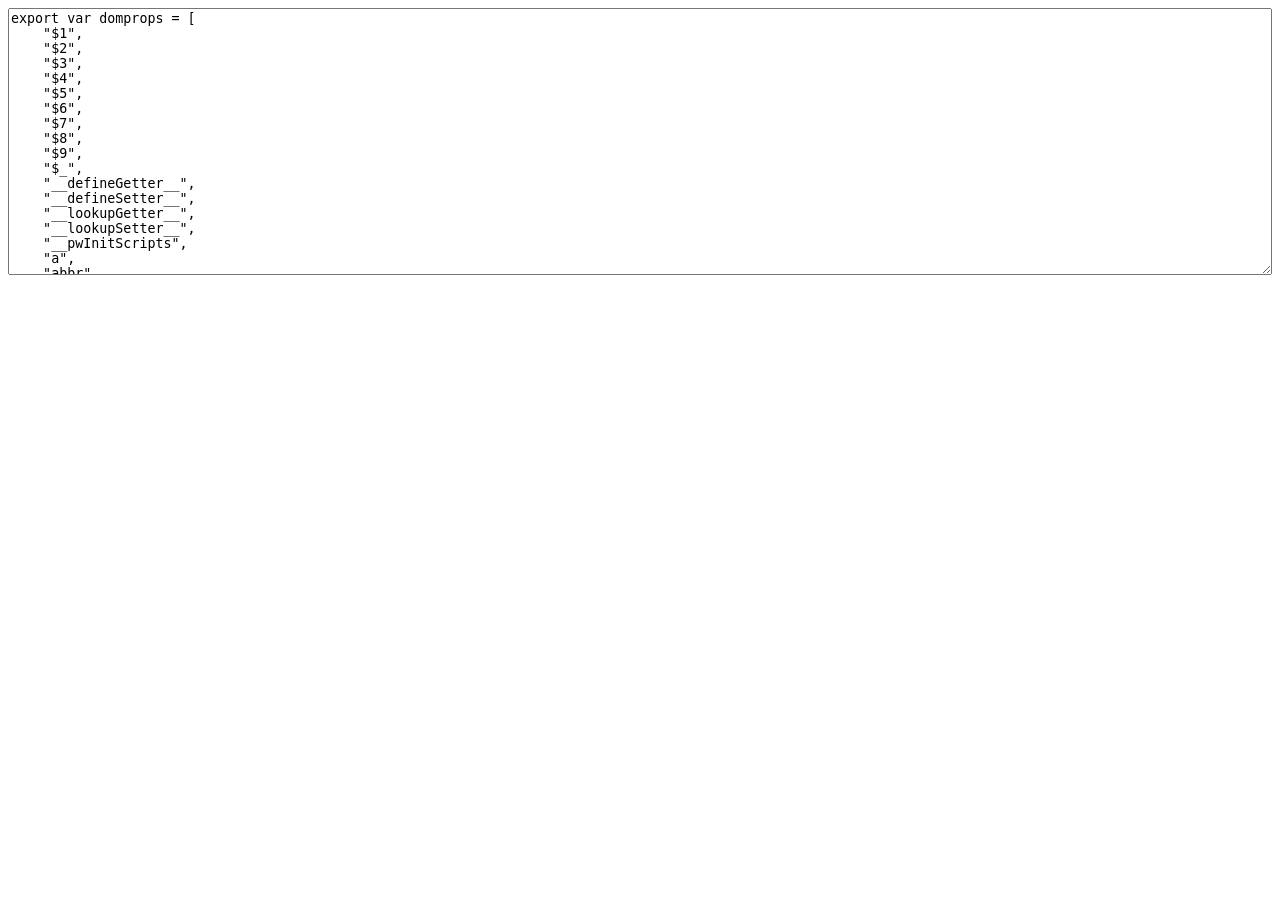
<file: node_modules/terser/tools/props.html>
<html>
  <head>
  </head>
  <body>
    <script>(function(){
      var props = {};

      function addObject(obj) {
        if (obj == null) return;
        try {
          Object.getOwnPropertyNames(obj).forEach(add);
        } catch(ex) {}
        if (obj.prototype) {
          Object.getOwnPropertyNames(obj.prototype).forEach(add);
        }
        if (typeof obj == "function") {
          try {
            Object.getOwnPropertyNames(new obj).forEach(add);
          } catch(ex) {}
        }
      }

      function add(name) {
        if (/^[a-z_$][a-z0-9_$]*$/i.test(name)) {
            props[name] = true;
        }
      }

      Object.getOwnPropertyNames(window).forEach(function(thing){
        addObject(window[thing]);
      });

      try {
        addObject(new Event("click"));
        addObject(new Event("contextmenu"));
        addObject(new Event("mouseup"));
        addObject(new Event("mousedown"));
        addObject(new Event("keydown"));
        addObject(new Event("keypress"));
        addObject(new Event("keyup"));
        addObject(new Event("input"));
        addObject(new Event("touchstart"));
        addObject(new Event("touchmove"));
        addObject(new Event("touchend"));
        addObject(new Event("touchcancel"));
        addObject(new Event("pointerdown"));
        addObject(new Event("pointermove"));
        addObject(new Event("pointerup"));
        addObject(new Event("pointercancel"));
        addObject(new Event("pointerenter"));
        addObject(new Event("pointerleave"));
      } catch(ex) {console.error(ex)}

      try {
        addObject(Temporal.Duration.from({ years: 1 }));
        addObject(new Temporal.Instant());
        addObject(Temporal.Now);
        addObject(new Temporal.PlainDate(2021, 7, 1));
        addObject(new Temporal.ZonedDateTime(0n, "America/New_York"));
        addObject(new Temporal.PlainYearMonth(2021, 7));
        addObject(new Temporal.PlainTime());
        addObject(new Temporal.PlainMonthDay(7, 1));
        addObject(new Temporal.PlainDateTime(2021, 7, 1));
      } catch(ex) {console.error(ex)}

      var ta = document.createElement("textarea");
      ta.style.width = "100%";
      ta.style.height = "20em";
      ta.style.boxSizing = "border-box";
      ta.value = 'export var domprops = ' + JSON.stringify(Object.keys(props).sort(cmp), null, 4);
      document.body.appendChild(ta);

      function cmp(a, b) {
        a = a.toLowerCase();
        b = b.toLowerCase();
        return a < b ? -1 : a > b ? 1 : 0;
      }
    })();</script>
  </body>
</html>
</file>
<file: styles.css>
/* Accessibility Focus */
:focus-visible {
  outline: 2px solid var(--accent-orange);
  outline-offset: 2px;
}
:root {
  --bg-primary: #0d0d0d;
  --bg-secondary: #141414;
  --bg-card: #1a1a1a;
  --bg-hover: #222;
  --bg-nav: rgba(13,13,13,0.92);
  --text-primary: #f0f0f0;
  --text-secondary: #a3a3a3;
  --text-muted: #7a7a7a;
  --accent-orange: #ff6b35;
  --accent-red: #e53935;
  --accent-green: #2e7d32;
  --accent-blue: #1565c0;
  --border: #222;
  --shadow: rgba(0,0,0,0.3);
}

[data-theme="light"] {
  --bg-primary: #ffffff;
  --bg-secondary: #f5f5f5;
  --bg-card: #fff;
  --bg-hover: #f0f0f0;
  --bg-nav: rgba(255,255,255,0.95);
  --text-primary: #1a1a1a;
  --text-secondary: #555555;
  --text-muted: #757575;
  --border: #e0e0e0;
  --shadow: rgba(0,0,0,0.08);
}

[data-theme="oled"] {
  --bg-primary: #000000;
  --bg-secondary: #0a0a0a;
  --bg-card: #0f0f0f;
  --bg-hover: #171717;
  --bg-nav: rgba(0,0,0,0.96);
  --text-primary: #f5f5f5;
  --text-secondary: #a3a3a3;
  --text-muted: #7a7a7a;
  --border: #1e1e1e;
  --shadow: rgba(0,0,0,0.8);
}

[data-theme="sepia"] {
  --bg-primary: #fbf0d9;
  --bg-secondary: #f4e4c1;
  --bg-card: #f8ebd0;
  --bg-hover: #ede0bc;
  --bg-nav: rgba(251,240,217,0.96);
  --text-primary: #2d241e;
  --text-secondary: #4a3e35;
  --text-muted: #705f53;
  --accent-orange: #c85a17;
  --accent-red: #b72828;
  --accent-green: #2a682e;
  --accent-blue: #175496;
  --border: #dfcfaf;
  --shadow: rgba(60,45,30,0.08);
}


* { margin: 0; padding: 0; box-sizing: border-box; }

html { scroll-behavior: smooth; }

body {
  font-family: -apple-system, BlinkMacSystemFont, 'Segoe UI', Roboto, sans-serif;
  background: var(--bg-primary);
  color: var(--text-primary);
  line-height: 1.6;
  min-height: 100vh;
  display: flex;
  flex-direction: column;
}

a { color: inherit; text-decoration: none; }

/* NAV */
.nav {
  position: fixed;
  top: 0;
  left: 0;
  right: 0;
  z-index: 100;
  background: var(--bg-nav);
  backdrop-filter: blur(12px);
  border-bottom: 1px solid var(--border);
  height: 60px;
}
.nav-inner {
  max-width: 1200px;
  margin: 0 auto;
  padding: 0 24px;
  display: flex;
  align-items: center;
  height: 100%;
  justify-content: space-between;
}
.nav-logo {
  display: flex;
  align-items: center;
  gap: 10px;
  font-weight: 700;
  font-size: 20px;
}
.logo-icon {
  width: 32px;
  height: 32px;
  background: linear-gradient(135deg, var(--accent-orange), var(--accent-red));
  border-radius: 10px;
  display: flex;
  align-items: center;
  justify-content: center;
  font-weight: 800;
  font-size: 16px;
  color: #fff;
}
.logo-red { color: var(--accent-red); }
.nav-links {
  display: flex;
  gap: 8px;
}
.nav-links a {
  padding: 8px 16px;
  border-radius: 8px;
  font-size: 14px;
  font-weight: 500;
  color: var(--text-secondary);
  transition: all 0.2s;
}
.nav-links a:hover { color: var(--text-primary); background: var(--bg-hover); }
.nav-links a.active { color: var(--accent-orange); background: rgba(255,107,53,0.1); }
.nav-right { display: flex; align-items: center; gap: 12px; }
.theme-toggle {
  width: 36px;
  height: 36px;
  border-radius: 10px;
  border: 1px solid var(--border);
  background: var(--bg-secondary);
  cursor: pointer;
  font-size: 16px;
  display: flex;
  align-items: center;
  justify-content: center;
  transition: all 0.2s;
}
.theme-toggle:hover { border-color: var(--accent-orange); }

/* HERO */
.hero {
  text-align: center;
  padding: 120px 24px 80px;
  max-width: 700px;
  margin: 0 auto;
}
.hero-badge {
  display: inline-block;
  padding: 6px 16px;
  background: rgba(255,107,53,0.1);
  border: 1px solid rgba(255,107,53,0.2);
  border-radius: 20px;
  font-size: 13px;
  color: var(--accent-orange);
  margin-bottom: 20px;
}
.hero h1 {
  font-size: 44px;
  font-weight: 800;
  line-height: 1.15;
  margin-bottom: 16px;
}
.gradient {
  background: linear-gradient(135deg, var(--accent-orange), var(--accent-red));
  -webkit-background-clip: text;
  -webkit-text-fill-color: transparent;
  background-clip: text;
}
.hero-sub {
  font-size: 16px;
  color: var(--text-secondary);
  margin-bottom: 32px;
  max-width: 520px;
  margin-left: auto;
  margin-right: auto;
}
.hero-btns {
  display: flex;
  gap: 12px;
  justify-content: center;
  flex-wrap: wrap;
}

/* BUTTONS */
.btn-primary {
  padding: 12px 28px;
  background: linear-gradient(135deg, var(--accent-orange), var(--accent-red));
  color: #fff;
  border: none;
  border-radius: 10px;
  font-size: 14px;
  font-weight: 600;
  cursor: pointer;
  transition: all 0.2s;
}
.btn-primary:hover { transform: translateY(-1px); box-shadow: 0 4px 16px rgba(255,107,53,0.3); }
.btn-secondary {
  padding: 12px 28px;
  background: var(--bg-card);
  color: var(--text-primary);
  border: 1px solid var(--border);
  border-radius: 10px;
  font-size: 14px;
  font-weight: 600;
  cursor: pointer;
  transition: all 0.2s;
}
.btn-secondary:hover { border-color: var(--accent-orange); color: var(--accent-orange); }

/* SECTIONS */
.section {
  max-width: 1200px;
  margin: 0 auto;
  padding: 48px 24px;
}
.section-header {
  display: flex;
  justify-content: space-between;
  align-items: center;
  margin-bottom: 24px;
}
.section-title { font-size: 24px; font-weight: 700; }
.section-count { font-size: 13px; color: var(--text-muted); background: var(--bg-secondary); padding: 4px 12px; border-radius: 12px; }

/* BOOKS GRID */
.books-grid {
  display: grid;
  grid-template-columns: repeat(auto-fill, minmax(280px, 1fr));
  gap: 16px;
}
.book-card {
  background: var(--bg-card);
  border: 1px solid var(--border);
  border-radius: 16px;
  overflow: hidden;
  cursor: pointer;
  transition: all 0.2s;
}
.book-card:hover {
  border-color: var(--accent-orange);
  transform: translateY(-2px);
  box-shadow: 0 8px 24px var(--shadow);
}
.book-cover {
  height: 160px;
  display: flex;
  align-items: center;
  justify-content: center;
  position: relative;
  background: var(--bg-secondary);
}
.book-cover.biology { background: linear-gradient(135deg, #1a3a2a, #0d1f15); }
.book-cover.chemistry { background: linear-gradient(135deg, #2a1a3a, #150d1f); }
.book-cover.physics { background: linear-gradient(135deg, #0f2b3c, #061522); border-bottom: 2px solid #00b4d8; }
.book-tag {
  position: absolute;
  top: 12px;
  left: 12px;
  padding: 3px 10px;
  border-radius: 6px;
  font-size: 11px;
  font-weight: 700;
  text-transform: uppercase;
}
.book-tag.free { background: rgba(46,125,50,0.2); color: #4caf50; border: 1px solid rgba(46,125,50,0.3); }
.book-tag.pro { background: rgba(255,107,53,0.15); color: var(--accent-orange); border: 1px solid rgba(255,107,53,0.3); }
.book-info { padding: 16px; }
.book-class { font-size: 12px; color: var(--accent-orange); font-weight: 600; text-transform: uppercase; margin-bottom: 4px; }
.book-name { font-size: 16px; font-weight: 600; margin-bottom: 8px; }
.book-meta { display: flex; gap: 16px; font-size: 12px; color: var(--text-muted); }

/* FILTER BAR */
.filter-bar {
  display: flex;
  gap: 8px;
  margin-bottom: 24px;
  flex-wrap: wrap;
}
.filter-chip {
  padding: 8px 16px;
  border-radius: 8px;
  border: 1px solid var(--border);
  background: var(--bg-card);
  color: var(--text-secondary);
  font-size: 13px;
  cursor: pointer;
  transition: all 0.2s;
}
.filter-chip:hover { border-color: var(--accent-orange); color: var(--accent-orange); }
.filter-chip.active { background: rgba(255,107,53,0.1); border-color: var(--accent-orange); color: var(--accent-orange); }

/* PAGE HEADER */
.page-header {
  max-width: 1200px;
  margin: 0 auto;
  padding: 80px 24px 24px;
}
.page-header h1 { font-size: 28px; font-weight: 700; margin-bottom: 8px; }
.page-header p { color: var(--text-secondary); font-size: 14px; }

/* CHAPTER LIST */
.chapter-list {
  max-width: 1200px;
  margin: 0 auto;
  padding: 0 24px 48px;
}
.chapter-item {
  display: flex;
  align-items: center;
  gap: 16px;
  padding: 16px;
  border: 1px solid var(--border);
  border-radius: 12px;
  margin-bottom: 8px;
  cursor: pointer;
  transition: all 0.2s;
}
.chapter-item:hover { border-color: var(--accent-orange); background: var(--bg-hover); }
.chapter-num {
  width: 36px;
  height: 36px;
  border-radius: 10px;
  background: rgba(255,107,53,0.1);
  color: var(--accent-orange);
  display: flex;
  align-items: center;
  justify-content: center;
  font-weight: 700;
  font-size: 14px;
  flex-shrink: 0;
}
.chapter-info { flex: 1; }
.chapter-name { font-weight: 600; font-size: 15px; margin-bottom: 2px; }
.chapter-meta { font-size: 12px; color: var(--text-muted); }
.chapter-arrow { color: var(--text-muted); font-size: 18px; }
.crumbs { font-size: 13px; color: var(--text-muted); margin-bottom: 10px; }
.crumbs a { color: var(--accent-orange); }
.crumbs a:hover { text-decoration: underline; }
.ph-row { display: flex; align-items: center; justify-content: space-between; gap: 16px; flex-wrap: wrap; }
.ph-row h1 { margin: 0; }
.page-progress { display: flex; align-items: center; gap: 10px; font-size: 13px; font-weight: 700; }
.pp-bar { width: 110px; height: 6px; background: var(--bg-secondary); border-radius: 3px; overflow: hidden; }
.pp-fill { height: 100%; width: 0; background: linear-gradient(90deg, var(--accent-orange), var(--accent-red)); transition: width 0.25s; }
.pdf-navbtn { padding: 6px 14px !important; font-size: 12px !important; }
.hpq-head { display: flex; align-items: center; gap: 8px; font-size: 14px; font-weight: 700; margin-bottom: 12px; }
.hpq-dot { width: 8px; height: 8px; border-radius: 50%; background: var(--accent-green); display: inline-block; }
.exam-row { display: flex; gap: 8px; justify-content: flex-end; margin-bottom: 14px; }
.echip { padding: 7px 14px; border-radius: 8px; border: 1px solid var(--border); background: var(--bg-card); color: var(--text-secondary); font-size: 12px; font-weight: 600; cursor: pointer; transition: all 0.15s; }
.echip:hover { border-color: var(--accent-orange); color: var(--accent-orange); }
.echip.active { background: rgba(255,107,53,0.12); border-color: var(--accent-orange); color: var(--accent-orange); }
.topic-box { font-size: 20px; font-weight: 700; border: 1px solid var(--border); border-radius: 12px; padding: 12px 16px; margin: 0 0 8px; background: var(--bg-card); }
.q-mcq { color: var(--text-muted); font-size: 11px; font-weight: 700; }
.show-ans { margin-top: 12px; padding: 8px 18px; border-radius: 8px; border: 1px solid var(--accent-blue); background: transparent; color: #42a5f5; font-size: 13px; font-weight: 600; cursor: pointer; }
.show-ans:hover { background: rgba(21,101,192,0.12); }
.option.picked.correct { border-color: var(--accent-green); background: rgba(46,125,50,0.1); }
.option.picked.correct .option-label { border-color: var(--accent-green); background: var(--accent-green); color: #fff; }
.chap-progress { height: 4px; background: var(--bg-secondary); border-radius: 2px; margin-top: 8px; overflow: hidden; }
.chap-progress-fill { height: 100%; background: linear-gradient(90deg, var(--accent-green), #66bb6a); border-radius: 2px; }
.pdf-link { color: var(--accent-orange); font-weight: 600; white-space: nowrap; }
.pdf-link:hover { text-decoration: underline; }
.q-year { background: rgba(156,39,176,0.15); color: #ce93d8; padding: 3px 10px; border-radius: 6px; font-size: 11px; font-weight: 600; }
.q-src { font-size: 11px; font-weight: 600; color: var(--text-muted); padding: 3px 10px; border-radius: 6px; border: 1px solid var(--border); }
.q-src:hover { color: var(--accent-orange); border-color: var(--accent-orange); }
.q-ncert { background: rgba(21,101,192,0.15); color: #64b5f6; padding: 3px 10px; border-radius: 6px; font-size: 11px; font-weight: 600; }
.pyq-heading { font-size: 18px; margin: 32px 0 16px; color: var(--accent-green); }
.weight-strip {
  display: flex; align-items: center; gap: 8px; flex-wrap: wrap;
  padding: 12px 16px; margin: 16px 0 4px;
  background: rgba(46,125,50,0.06);
  border: 1px solid rgba(46,125,50,0.18);
  border-radius: 10px; font-size: 13px; color: var(--text-secondary);
}
.wchip {
  padding: 3px 10px; border-radius: 12px; font-size: 11px; font-weight: 600;
  background: rgba(46,125,50,0.12); color: #66bb6a;
}
.filter-row { display: flex; gap: 8px; flex-wrap: wrap; margin: 16px 0; }
.fchip {
  padding: 7px 14px; border-radius: 8px; border: 1px solid var(--border);
  background: var(--bg-card); color: var(--text-secondary);
  font-size: 12px; font-weight: 600; cursor: pointer; transition: all 0.15s;
}
.fchip:hover { border-color: var(--accent-orange); color: var(--accent-orange); }
.fchip.active { background: rgba(255,107,53,0.12); border-color: var(--accent-orange); color: var(--accent-orange); }
.quiz-topbar {
  display: flex; align-items: center; justify-content: space-between; gap: 12px;
  padding: 12px 18px; margin-bottom: 20px;
  background: var(--bg-card); border: 1px solid var(--border); border-radius: 12px;
  font-size: 14px; position: sticky; top: 68px; z-index: 50;
}
.qtimer { font-weight: 700; font-variant-numeric: tabular-nums; }
#quiz-timer.danger { color: var(--accent-red); }
.qscore b { color: var(--accent-orange); font-size: 16px; }
.qmax { color: var(--text-muted); font-size: 12px; }
.qmark { font-size: 11px; color: var(--text-muted); background: var(--bg-secondary); padding: 3px 10px; border-radius: 8px; }
.palette { display: flex; gap: 6px; flex-wrap: wrap; margin-bottom: 20px; }
.pal-btn {
  width: 36px; height: 36px; border-radius: 9px; border: 1px solid var(--border);
  background: var(--bg-card); color: var(--text-secondary);
  font-size: 13px; font-weight: 700; cursor: pointer; transition: all 0.15s;
}
.pal-btn.current { border-color: var(--accent-orange); color: var(--accent-orange); }
.pal-btn.current.answered, .pal-btn.current.skipped { box-shadow: 0 0 0 2px var(--accent-orange); }
.pal-btn.answered { background: rgba(46,125,50,0.15); border-color: var(--accent-green); color: #66bb6a; }
.pal-btn.skipped { background: rgba(255,107,53,0.12); border-color: var(--accent-orange); color: var(--accent-orange); }
.quiz-actions { display: flex; gap: 10px; flex-wrap: wrap; margin-top: 20px; }
.quiz-actions .btn-primary, .quiz-actions .btn-secondary { padding: 10px 20px; }
/* Split view: NCERT PDF left, questions right */
.split-wrap { max-width: 1400px; margin: 0 auto; padding: 0 24px 48px; }
.split-wrap.split-on { display: grid; grid-template-columns: minmax(360px, 44%) 1fr; gap: 20px; align-items: start; }
.split-wrap.split-on .quiz-container { max-width: none; margin: 0; padding: 0; }
.pdf-pane {
  position: sticky; top: 76px; height: calc(100vh - 100px);
  display: flex; flex-direction: column;
  background: var(--bg-card); border: 1px solid var(--border); border-radius: 16px; overflow: hidden;
}
.split-wrap.split-off .pdf-frame, .split-wrap.split-off .pdf-fallback, .split-wrap.split-off .ncert-reader-view { display: none; }
.split-wrap.split-off .pdf-pane { position: static; height: auto; margin-bottom: 16px; }
.split-wrap.split-off { max-width: 800px; }
.split-wrap.split-off .quiz-container { max-width: 800px; margin: 0 auto; padding: 0; }
.pdf-bar {
  display: flex; align-items: center; justify-content: space-between;
  padding: 8px 12px; font-size: 13px; font-weight: 600;
  border-bottom: 1px solid var(--border); background: var(--bg-secondary);
  gap: 8px; flex-wrap: wrap;
}
.pane-view-tabs { display: flex; gap: 4px; align-items: center; }
.pv-tab {
  padding: 4px 10px; border-radius: 6px; border: 1px solid var(--border);
  background: var(--bg-card); color: var(--text-secondary);
  font-size: 11.5px; font-weight: 600; cursor: pointer; transition: all 0.2s ease;
}
.pv-tab:hover { border-color: var(--accent-orange); color: var(--accent-orange); }
.pv-tab.active { background: var(--accent-orange); color: #fff; border-color: var(--accent-orange); font-weight: 700; }
.pdf-toggle {
  padding: 5px 12px; border-radius: 8px; border: 1px solid var(--border);
  background: var(--bg-card); color: var(--text-secondary);
  font-size: 12px; font-weight: 600; cursor: pointer;
}
.pdf-toggle:hover { border-color: var(--accent-orange); color: var(--accent-orange); }
.pdf-frame { flex: 1; width: 100%; border: none; background: var(--bg-secondary); }
.pdf-fallback { padding: 8px 14px; font-size: 12px; color: var(--text-muted); border-top: 1px solid var(--border); }

/* NCERT Reader View (Authentic PrepPage split reader & printed textbook sheet) */
.ncert-reader-view {
  flex: 1; overflow-y: auto; padding: 20px 22px;
  background: var(--bg-card); scroll-behavior: smooth;
}
.ncert-book-sheet {
  background: var(--bg-card); border: 1px solid var(--border);
  border-radius: 12px; padding: 24px 26px; box-shadow: 0 8px 24px rgba(0,0,0,0.08);
  max-width: 840px; margin: 0 auto;
}
[data-theme="light"] .ncert-book-sheet {
  background: #ffffff; border-color: #e2e8f0; box-shadow: 0 6px 24px rgba(0,0,0,0.07);
}
.ncert-page-header {
  display: flex; justify-content: space-between; align-items: center;
  border-bottom: 2px solid var(--border); padding-bottom: 8px; margin-bottom: 14px;
  font-size: 11px; font-weight: 700; text-transform: uppercase; letter-spacing: 0.05em;
  color: var(--text-muted);
}
.ncert-running-head { font-weight: 800; color: var(--text-secondary); }
.ncert-page-badge {
  background: var(--bg-secondary); border: 1px solid var(--border);
  padding: 2px 8px; border-radius: 12px; font-size: 11px; font-weight: 700; color: var(--accent-orange);
}
.ncert-chapter-banner {
  margin: 14px 0 8px 0; border-bottom: 1.5px solid var(--border); padding-bottom: 10px;
}
.ncert-chapter-num-label {
  font-size: 11px; font-weight: 800; letter-spacing: 0.08em; color: var(--accent-orange); text-transform: uppercase; margin-bottom: 2px;
}
.ncert-chapter-title { font-size: 20px; font-weight: 800; color: var(--text-primary); margin-bottom: 0; }
.ncert-topic-subhead {
  font-size: 13.5px; font-weight: 700; color: var(--text-secondary); margin: 12px 0 18px 0;
  padding: 5px 10px; background: var(--bg-secondary); border-radius: 6px; display: inline-block;
}
.ncert-topic-subhead .topic-indicator { color: var(--accent-orange); margin-right: 4px; }
.ncert-para {
  background: var(--bg-secondary); border: 1px solid var(--border); border-left: 3px solid transparent;
  border-radius: 10px; padding: 16px 18px; margin-bottom: 16px;
  transition: all 0.25s cubic-bezier(0.16, 1, 0.3, 1); cursor: pointer; position: relative;
}
.ncert-para:hover { border-color: var(--border-hover); transform: translateY(-1px); }
.ncert-para.ncert-highlight-active {
  border-left: 4px solid var(--accent-orange) !important;
  border-color: var(--accent-orange);
  background: rgba(245, 158, 11, 0.16) !important;
  box-shadow: 0 0 0 3px rgba(245, 158, 11, 0.35), 0 6px 18px rgba(245, 158, 11, 0.2);
  animation: ncertGlow 2s infinite alternate ease-in-out;
}
[data-theme="light"] .ncert-para.ncert-highlight-active {
  background: linear-gradient(104deg, rgba(254, 240, 138, 0.45) 0.9%, rgba(254, 240, 138, 0.85) 2.4%, rgba(254, 240, 138, 0.75) 90%, rgba(254, 240, 138, 0.45) 98%) !important;
}
@keyframes ncertGlow {
  0% { box-shadow: 0 0 0 2px rgba(245, 158, 11, 0.25), 0 4px 12px rgba(245, 158, 11, 0.12); }
  100% { box-shadow: 0 0 0 6px rgba(245, 158, 11, 0.5), 0 8px 24px rgba(245, 158, 11, 0.25); }
}
.ncert-para-meta {
  display: flex; gap: 8px; align-items: center; margin-bottom: 8px; font-size: 12px; flex-wrap: wrap;
}
.ncert-para-num {
  background: var(--accent-orange); color: #fff; font-weight: 700; font-size: 11px;
  padding: 2px 7px; border-radius: 6px;
}
.ncert-para-anchor { font-size: 11px; font-weight: 600; color: var(--text-muted); }
.ncert-para.ncert-highlight-active .ncert-para-anchor { color: var(--accent-orange); font-weight: 700; }
.ncert-para-keyterm {
  background: var(--bg-card); border: 1px solid var(--border);
  padding: 1px 6px; border-radius: 4px; font-size: 11px; color: var(--text-secondary);
}
.ncert-para-text {
  font-size: 14.5px; line-height: 1.76; color: var(--text-primary); margin: 0;
  font-family: 'Century Schoolbook', Georgia, 'Times New Roman', serif; text-align: justify;
}
.ncert-pyq-section { margin-top: 24px; padding-top: 16px; border-top: 2px dashed var(--border); }
.ncert-pyq-title { font-size: 14px; font-weight: 800; color: var(--accent-orange); margin-bottom: 12px; }
.ncert-para-pyq { border-left-color: rgba(255, 107, 53, 0.5); }
.ncert-sheet-footer {
  display: flex; justify-content: space-between; align-items: center;
  border-top: 1px solid var(--border); padding-top: 12px; margin-top: 22px;
  font-size: 11px; color: var(--text-muted); font-weight: 600; text-transform: uppercase;
}
.ncert-sheet-footer .nsf-center {
  background: var(--bg-secondary); border: 1px solid var(--border);
  padding: 2px 8px; border-radius: 10px; font-weight: 800; color: var(--text-secondary);
}

/* PDF Canvas View */
.ncert-canvas-view {
  flex: 1; display: flex; flex-direction: column;
  background: var(--bg-secondary); overflow: hidden; height: 100%;
}
.canvas-bar {
  display: flex; justify-content: space-between; align-items: center;
  padding: 8px 14px; background: var(--bg-card); border-bottom: 1px solid var(--border);
}
.canvas-zoom-controls { display: flex; gap: 6px; align-items: center; }
.canvas-info-status { font-size: 12px; color: var(--text-muted); font-weight: 600; }
.pdf-canvas-scroll {
  flex: 1; overflow-y: auto; overflow-x: auto; padding: 20px;
  display: flex; justify-content: center; align-items: flex-start; scroll-behavior: smooth;
}
.pdf-canvas-stage {
  position: relative; display: inline-block; box-shadow: 0 8px 30px rgba(0,0,0,0.2);
  border-radius: 6px; overflow: hidden; background: #ffffff;
}
#pdfCanvas { display: block; max-width: 100%; height: auto; }
.pdf-highlight-overlay { position: absolute; inset: 0; pointer-events: none; }
.pdf-canvas-highlight-rect {
  position: absolute; background: rgba(254, 240, 138, 0.45);
  border: 2px solid #f59e0b; border-radius: 6px;
  box-shadow: 0 0 20px rgba(245, 158, 11, 0.6);
  animation: ncertGlow 2s infinite alternate ease-in-out;
}

@media (max-width: 1024px) {
  .split-wrap.split-on { display: block; }
  .split-wrap.split-on .pdf-pane { position: static; height: 70vh; margin-bottom: 20px; }
}
.option.picked { border-color: var(--accent-blue); background: rgba(21,101,192,0.08); }
.option.picked .option-label { border-color: var(--accent-blue); background: var(--accent-blue); color: #fff; }

/* PAGE NAV */
.page-nav {
  display: flex;
  justify-content: space-between;
  align-items: center;
  padding: 0 24px;
  max-width: 800px;
  margin: 0 auto;
}

/* QUIZ CONTAINER */
.quiz-container {
  max-width: 800px;
  margin: 0 auto;
  padding: 80px 24px 48px;
}
.quiz-header { text-align: center; margin-bottom: 32px; }
.quiz-header h1 { font-size: 28px; margin-bottom: 4px; }
.quiz-header p { color: var(--text-secondary); font-size: 14px; margin-bottom: 16px; }
.progress-bar {
  height: 4px;
  background: var(--bg-secondary);
  border-radius: 2px;
  overflow: hidden;
}
.progress-fill {
  height: 100%;
  background: linear-gradient(90deg, var(--accent-orange), var(--accent-red));
  border-radius: 2px;
  transition: width 0.3s;
}

/* QUESTION CARD */
.question-card {
  background: var(--bg-card);
  border: 1px solid var(--border);
  border-radius: 16px;
  padding: 24px;
  margin-bottom: 16px;
}
.q-meta {
  display: flex;
  gap: 8px;
  margin-bottom: 12px;
  flex-wrap: wrap;
}
.q-type, .q-marks, .q-exam {
  padding: 3px 10px;
  border-radius: 6px;
  font-size: 11px;
  font-weight: 600;
}
.q-type { background: rgba(21,101,192,0.15); color: #42a5f5; }
.q-marks { background: rgba(46,125,50,0.15); color: #66bb6a; }
.q-exam { background: rgba(255,107,53,0.12); color: var(--accent-orange); }
.q-text { font-size: 16px; font-weight: 500; margin-bottom: 16px; line-height: 1.7; }

/* OPTIONS */
.options { display: flex; flex-direction: column; gap: 8px; }
.option {
  display: flex;
  align-items: center;
  gap: 12px;
  padding: 12px 16px;
  border: 1px solid var(--border);
  border-radius: 10px;
  cursor: pointer;
  transition: all 0.15s;
  font-size: 14px;
}
.option:hover { border-color: var(--accent-orange); background: rgba(255,107,53,0.04); }
.option.correct { border-color: var(--accent-green); background: rgba(46,125,50,0.1); color: #66bb6a; pointer-events: none; }
.option.wrong { border-color: var(--accent-red); background: rgba(229,57,53,0.1); color: #ef5350; pointer-events: none; }
.option-label {
  width: 28px;
  height: 28px;
  border-radius: 8px;
  border: 1px solid var(--border);
  display: flex;
  align-items: center;
  justify-content: center;
  font-weight: 700;
  font-size: 12px;
  flex-shrink: 0;
  color: var(--text-secondary);
}
.option.correct .option-label { border-color: var(--accent-green); background: var(--accent-green); color: #fff; }
.option.wrong .option-label { border-color: var(--accent-red); background: var(--accent-red); color: #fff; }

/* HINT & EXPLANATION */
.hint-box {
  margin-top: 12px;
}
.hint-box details {
  padding: 10px 14px;
  background: var(--bg-secondary);
  border-radius: 8px;
  font-size: 13px;
  color: var(--text-secondary);
}
.hint-box summary {
  cursor: pointer;
  font-weight: 600;
  font-size: 13px;
  color: var(--accent-orange);
}
.explanation {
  margin-top: 12px;
  padding: 12px 16px;
  background: rgba(46,125,50,0.06);
  border: 1px solid rgba(46,125,50,0.15);
  border-radius: 10px;
  font-size: 13px;
  color: var(--text-secondary);
  display: none;
  line-height: 1.6;
}
.explanation.show { display: block; }

/* Question Actions Bar & Hint Dropdown (PrepPage Style) */
.q-actions-bar {
  display: flex; gap: 10px; align-items: center; margin-top: 14px; flex-wrap: wrap;
}
.hint-btn {
  background: rgba(245, 158, 11, 0.1); border: 1px solid rgba(245, 158, 11, 0.35);
  color: var(--accent-orange); border-radius: 8px; padding: 7px 14px;
  font-size: 12.5px; font-weight: 700; cursor: pointer;
  display: inline-flex; align-items: center; gap: 6px; transition: all 0.2s ease;
}
.hint-btn:hover {
  background: rgba(245, 158, 11, 0.2); border-color: var(--accent-orange); transform: translateY(-1px);
}
.hint-btn.active {
  background: var(--accent-orange); color: #fff; border-color: var(--accent-orange);
}
.hint-dropdown {
  display: none; margin-top: 14px; border: 1px solid rgba(245, 158, 11, 0.3);
  background: rgba(245, 158, 11, 0.04); border-radius: 12px; overflow: hidden;
  animation: hintSlideDown 0.25s cubic-bezier(0.16, 1, 0.3, 1);
}
.hint-dropdown.show { display: block; }
@keyframes hintSlideDown {
  from { opacity: 0; transform: translateY(-8px); }
  to { opacity: 1; transform: translateY(0); }
}
.hint-dd-content { display: flex; flex-direction: column; }
.hint-dd-section { padding: 12px 16px; border-bottom: 1px solid var(--border); }
.hint-dd-section:last-child { border-bottom: none; }
.hint-dd-title {
  font-size: 11.5px; font-weight: 800; text-transform: uppercase; letter-spacing: 0.05em;
  color: var(--accent-orange); margin-bottom: 4px;
}
.hint-dd-body { font-size: 13.5px; line-height: 1.6; color: var(--text-primary); }
.ref-badge {
  display: inline-block; background: var(--bg-card); border: 1px solid var(--border);
  padding: 3px 8px; border-radius: 6px; font-size: 12px; font-weight: 600;
  color: var(--text-secondary); margin-right: 10px;
}
.btn-focus-para {
  background: none; border: none; color: var(--accent-orange); font-size: 12px;
  font-weight: 700; cursor: pointer; text-decoration: underline; padding: 0;
}
.btn-focus-para:hover { opacity: 0.85; }


/* STEPS */
.steps-grid {
  display: grid;
  grid-template-columns: repeat(auto-fit, minmax(220px, 1fr));
  gap: 16px;
}
.step-card {
  background: var(--bg-card);
  border: 1px solid var(--border);
  border-radius: 16px;
  padding: 24px;
}
.step-num {
  width: 36px;
  height: 36px;
  border-radius: 10px;
  background: linear-gradient(135deg, var(--accent-orange), var(--accent-red));
  color: #fff;
  display: flex;
  align-items: center;
  justify-content: center;
  font-weight: 800;
  font-size: 16px;
  margin-bottom: 12px;
}
.step-card h3 { font-size: 16px; margin-bottom: 8px; }
.step-card p { font-size: 13px; color: var(--text-secondary); }

/* FOOTER */
.footer {
  margin-top: auto;
  border-top: 1px solid var(--border);
  padding: 32px 24px 16px;
}
.footer-inner {
  max-width: 1200px;
  margin: 0 auto;
  display: flex;
  justify-content: space-between;
  align-items: center;
  margin-bottom: 16px;
}
.footer-brand {
  display: flex;
  align-items: center;
  gap: 8px;
  font-weight: 700;
  font-size: 16px;
}
.footer-links { display: flex; gap: 24px; }
.footer-links a { font-size: 13px; color: var(--text-secondary); }
.footer-links a:hover { color: var(--accent-orange); }
.footer-copy {
  max-width: 1200px;
  margin: 0 auto;
  text-align: center;
  font-size: 12px;
  color: var(--text-muted);
}

/* RESPONSIVE */
@media (max-width: 768px) {
  .hero h1 { font-size: 32px; }
  .books-grid { grid-template-columns: 1fr 1fr; }
  .nav { height: auto; min-height: 60px; padding-bottom: 8px; }
  .nav-inner { flex-wrap: wrap; padding: 8px 12px 0; gap: 8px; }
  .nav-logo { flex: 1; min-width: 120px; }
  .nav-right { flex: 1; justify-content: flex-end; }
  .nav-links { 
    display: flex; 
    width: 100%; 
    overflow-x: auto; 
    padding: 4px 0; 
    gap: 8px; 
    -webkit-overflow-scrolling: touch;
    scrollbar-width: none;
  }
  .nav-links::-webkit-scrollbar { display: none; }
  .nav-links a { white-space: nowrap; font-size: 13px; padding: 6px 12px; }
  .footer-inner { flex-direction: column; gap: 16px; }
  .page-header, .quiz-container, .cbt-container { padding-top: 120px; }
  .pdf-pane { top: 110px !important; }
  #offline-bar { top: 100px !important; }
}
@media (max-width: 640px) {
  .nav-right { gap: 6px; }
  .nav-btn-text, .search-key-badge { display: none !important; }
  .btn-tool-sync, .btn-focus-mode, .btn-tool-formula, .search-trigger-btn {
    padding: 6px 8px;
    font-size: 13px;
  }
  .daily-goal-pill {
    padding: 4px 8px;
    font-size: 11px;
  }
}
@media (max-width: 480px) {
  .nav-inner { padding: 0 8px; }
  .nav-logo > span { display: none; }
  .books-grid { grid-template-columns: 1fr; }
  .hero h1 { font-size: 28px; }
  .nav-right { gap: 3px; }
  .btn-tool-sync, .btn-focus-mode, .btn-tool-formula, .search-trigger-btn {
    padding: 4px 6px;
    font-size: 13px;
    min-width: 28px;
    justify-content: center;
  }
  .theme-toggle, .sound-toggle-btn {
    width: 28px;
    height: 28px;
    font-size: 12px;
  }
  .daily-goal-pill {
    padding: 3px 6px;
    font-size: 10.5px;
  }
}

/* ============ STAR / BOOKMARK BUTTON ============ */
.star-btn {
  background: transparent;
  border: 1px solid var(--border);
  color: var(--text-muted);
  cursor: pointer;
  font-size: 15px;
  line-height: 1;
  padding: 3px 8px;
  border-radius: 6px;
  transition: all 0.2s;
  display: inline-flex;
  align-items: center;
  justify-content: center;
}
.star-btn:hover {
  color: #ffb703;
  border-color: #ffb703;
  background: rgba(255, 183, 3, 0.1);
}
.star-btn.active {
  color: #ffb703;
  border-color: #ffb703;
  background: rgba(255, 183, 3, 0.15);
}
.nav-badge {
  display: inline-block;
  background: var(--accent-red);
  color: #fff;
  font-size: 10px;
  font-weight: 700;
  padding: 1px 6px;
  border-radius: 10px;
  margin-left: 4px;
}

/* ============ MIX QUIZ / CBT SIMULATOR ============ */
.cbt-container {
  max-width: 1400px;
  margin: 0 auto;
  padding: 20px 24px 60px;
}
.cbt-topbar {
  display: flex;
  justify-content: space-between;
  align-items: center;
  background: var(--bg-card);
  border: 1px solid var(--border);
  border-radius: 14px;
  padding: 12px 20px;
  margin-bottom: 16px;
  position: sticky;
  top: 68px;
  z-index: 50;
  backdrop-filter: blur(10px);
}
.cbt-top-left {
  display: flex;
  align-items: center;
  gap: 12px;
}
.cbt-tag {
  background: linear-gradient(135deg, #e53935, #ff6b35);
  color: #fff;
  font-weight: 800;
  font-size: 11px;
  padding: 4px 8px;
  border-radius: 6px;
  letter-spacing: 0.5px;
  text-transform: uppercase;
}
.cbt-timer {
  font-weight: 800;
  font-size: 18px;
  font-variant-numeric: tabular-nums;
  background: var(--bg-secondary);
  padding: 6px 14px;
  border-radius: 8px;
  border: 1px solid var(--border);
  display: flex;
  align-items: center;
  gap: 6px;
}
.cbt-timer.danger {
  color: var(--accent-red);
  border-color: var(--accent-red);
}

.cbt-sections-bar {
  display: flex;
  gap: 8px;
  background: var(--bg-card);
  border: 1px solid var(--border);
  border-radius: 12px;
  padding: 8px 12px;
  margin-bottom: 16px;
  overflow-x: auto;
  scroll-margin-top: 150px;
}
.cbt-sec-tab {
  padding: 8px 16px;
  border-radius: 8px;
  font-size: 14px;
  font-weight: 600;
  cursor: pointer;
  border: 1px solid transparent;
  background: transparent;
  color: var(--text-secondary);
  transition: all 0.2s;
  display: flex;
  align-items: center;
  gap: 6px;
  white-space: nowrap;
  scroll-margin-top: 150px;
}
.cbt-sec-tab:hover {
  color: var(--text-primary);
  background: var(--bg-hover);
}
.cbt-sec-tab.active {
  background: rgba(255,107,53,0.12);
  border-color: var(--accent-orange);
  color: var(--accent-orange);
}
.cbt-sec-count {
  font-size: 11px;
  background: var(--bg-secondary);
  padding: 2px 7px;
  border-radius: 10px;
  color: var(--text-muted);
}
.cbt-sec-tab.active .cbt-sec-count {
  background: var(--accent-orange);
  color: #fff;
}

.cbt-grid {
  display: grid;
  grid-template-columns: 1fr 340px;
  gap: 20px;
  align-items: start;
}
@media (max-width: 960px) {
  .cbt-grid { grid-template-columns: 1fr; }
}

.cbt-qpane {
  background: var(--bg-card);
  border: 1px solid var(--border);
  border-radius: 16px;
  padding: 24px;
  display: flex;
  flex-direction: column;
  min-height: 520px;
}
.cbt-qpane-head {
  display: flex;
  justify-content: space-between;
  align-items: center;
  border-bottom: 1px solid var(--border);
  padding-bottom: 14px;
  margin-bottom: 18px;
}
.cbt-qno {
  font-size: 17px;
  font-weight: 700;
}
.cbt-marks-badge {
  font-size: 12px;
  font-weight: 600;
  color: var(--accent-green);
  background: rgba(46,125,50,0.12);
  padding: 4px 10px;
  border-radius: 6px;
}

.cbt-qtext {
  font-size: 16px;
  line-height: 1.7;
  margin-bottom: 24px;
  color: var(--text-primary);
}

.cbt-options {
  display: flex;
  flex-direction: column;
  gap: 12px;
  margin-bottom: 24px;
}
.cbt-opt {
  display: flex;
  align-items: center;
  gap: 14px;
  padding: 14px 18px;
  background: var(--bg-secondary);
  border: 1px solid var(--border);
  border-radius: 10px;
  cursor: pointer;
  transition: all 0.15s;
}
.cbt-opt:hover {
  border-color: var(--accent-orange);
  background: var(--bg-hover);
}
.cbt-opt.selected {
  border-color: var(--accent-green);
  background: rgba(46,125,50,0.12);
}
.cbt-opt-circle {
  width: 20px;
  height: 20px;
  border-radius: 50%;
  border: 2px solid var(--text-muted);
  display: flex;
  align-items: center;
  justify-content: center;
  flex-shrink: 0;
}
.cbt-opt.selected .cbt-opt-circle {
  border-color: var(--accent-green);
  background: var(--accent-green);
}
.cbt-opt.selected .cbt-opt-circle::after {
  content: '';
  width: 8px;
  height: 8px;
  border-radius: 50%;
  background: #fff;
}
.cbt-opt-label {
  font-weight: 700;
  color: var(--text-secondary);
  width: 18px;
  flex-shrink: 0;
}

.cbt-actions-bar {
  margin-top: auto;
  display: flex;
  justify-content: space-between;
  align-items: center;
  gap: 10px;
  flex-wrap: wrap;
  border-top: 1px solid var(--border);
  padding-top: 18px;
}
.cbt-btn-grp {
  display: flex;
  gap: 8px;
  flex-wrap: wrap;
}

/* NTA 5-STATE QUESTION PALETTE */
.cbt-sidebar {
  background: var(--bg-card);
  border: 1px solid var(--border);
  border-radius: 16px;
  padding: 20px;
  display: flex;
  flex-direction: column;
  gap: 16px;
}

.cbt-legend-grid {
  display: grid;
  grid-template-columns: 1fr 1fr;
  gap: 10px;
  font-size: 11px;
  color: var(--text-secondary);
  border-bottom: 1px solid var(--border);
  padding-bottom: 16px;
}
.cbt-leg-row {
  display: flex;
  align-items: center;
  gap: 8px;
}
.cbt-badge-preview {
  width: 26px;
  height: 24px;
  display: inline-flex;
  align-items: center;
  justify-content: center;
  font-size: 11px;
  font-weight: 700;
  flex-shrink: 0;
}

.cbt-pal-grid {
  display: grid;
  grid-template-columns: repeat(5, 1fr);
  gap: 8px;
  max-height: 320px;
  overflow-y: auto;
  padding: 4px;
}
.cbt-pbtn {
  width: 44px;
  height: 38px;
  font-size: 13px;
  font-weight: 700;
  cursor: pointer;
  display: flex;
  align-items: center;
  justify-content: center;
  position: relative;
  transition: transform 0.1s, box-shadow 0.1s;
  border: 1px solid var(--border);
  background: var(--bg-secondary);
  color: var(--text-secondary);
  border-radius: 6px;
}
.cbt-pbtn:hover {
  transform: scale(1.05);
}
.cbt-pbtn.current {
  box-shadow: 0 0 0 2px var(--accent-orange), 0 0 8px rgba(255,107,53,0.4);
}

/* NTA 5 STATES */
.cbt-pbtn.st-not-visited, .cbt-badge-preview.st-not-visited {
  background: var(--bg-secondary);
  color: var(--text-secondary);
  border: 1px solid var(--border);
  border-radius: 6px;
}
.cbt-pbtn.st-not-answered, .cbt-badge-preview.st-not-answered {
  background: #c62828;
  color: #fff;
  border: 1px solid #b71c1c;
  border-radius: 8px 8px 3px 3px;
}
.cbt-pbtn.st-answered, .cbt-badge-preview.st-answered {
  background: #2e7d32;
  color: #fff;
  border: 1px solid #1b5e20;
  border-radius: 8px 8px 3px 3px;
}
.cbt-pbtn.st-marked, .cbt-badge-preview.st-marked {
  background: #6a1b9a;
  color: #fff;
  border: 1px solid #4a148c;
  border-radius: 50%;
}
.cbt-pbtn.st-answered-marked, .cbt-badge-preview.st-answered-marked {
  background: #6a1b9a;
  color: #fff;
  border: 1px solid #4a148c;
  border-radius: 50%;
  position: relative;
}
.cbt-pbtn.st-answered-marked::after, .cbt-badge-preview.st-answered-marked::after {
  content: '';
  position: absolute;
  bottom: 2px;
  right: 2px;
  width: 8px;
  height: 8px;
  background: #00e676;
  border-radius: 50%;
  border: 1px solid #fff;
}

/* CBT PRESET CARDS */
.cbt-presets-grid {
  display: grid;
  grid-template-columns: repeat(auto-fit, minmax(280px, 1fr));
  gap: 20px;
  margin-top: 24px;
}
.cbt-card {
  background: var(--bg-card);
  border: 1px solid var(--border);
  border-radius: 16px;
  padding: 24px;
  display: flex;
  flex-direction: column;
  transition: transform 0.2s, border-color 0.2s, box-shadow 0.2s;
}
.cbt-card:hover {
  transform: translateY(-4px);
  border-color: var(--accent-orange);
  box-shadow: 0 8px 24px var(--shadow);
}
.cbt-card h3 { font-size: 18px; margin-bottom: 8px; }
.cbt-card-meta {
  display: flex;
  gap: 8px;
  flex-wrap: wrap;
  margin-bottom: 12px;
  font-size: 12px;
}
.cbt-card p {
  color: var(--text-secondary);
  font-size: 14px;
  margin-bottom: 20px;
  line-height: 1.5;
}
.cbt-card .btn-primary { margin-top: auto; }

/* CBT SCORECARD TABLE */
.cbt-scorecard-table {
  width: 100%;
  border-collapse: collapse;
  margin: 20px 0;
  font-size: 14px;
}
.cbt-scorecard-table th, .cbt-scorecard-table td {
  padding: 12px 16px;
  text-align: left;
  border-bottom: 1px solid var(--border);
}
.cbt-scorecard-table th {
  background: var(--bg-secondary);
  color: var(--text-secondary);
  font-weight: 600;
}
.cbt-scorecard-table tr:last-child td {
  font-weight: 700;
  border-bottom: none;
  background: rgba(255,107,53,0.06);
}

/* ============ MISTAKES & BOOKMARKS NOTEBOOK ============ */
.notebook-container {
  max-width: 1200px;
  margin: 0 auto;
  padding: 30px 24px 80px;
}
.notebook-hero {
  margin-bottom: 28px;
}
.notebook-hero h1 { font-size: 28px; margin-bottom: 6px; }
.notebook-hero p { color: var(--text-secondary); font-size: 15px; }

.notebook-stats-grid {
  display: grid;
  grid-template-columns: repeat(auto-fit, minmax(180px, 1fr));
  gap: 16px;
  margin-bottom: 28px;
}
.nb-stat {
  background: var(--bg-card);
  border: 1px solid var(--border);
  border-radius: 12px;
  padding: 16px 20px;
}
.nb-stat-num {
  font-size: 28px;
  font-weight: 800;
  color: var(--accent-orange);
  margin-bottom: 4px;
}
.nb-stat-label {
  font-size: 12px;
  color: var(--text-secondary);
  font-weight: 600;
}

.notebook-bar {
  display: flex;
  justify-content: space-between;
  align-items: center;
  margin-bottom: 24px;
  flex-wrap: wrap;
  gap: 12px;
}
.nb-tab-group {
  display: flex;
  gap: 8px;
}
.nb-tab {
  padding: 8px 18px;
  border-radius: 8px;
  font-size: 14px;
  font-weight: 600;
  background: var(--bg-card);
  border: 1px solid var(--border);
  color: var(--text-secondary);
  cursor: pointer;
  transition: all 0.2s;
}
.nb-tab:hover { color: var(--text-primary); }
.nb-tab.active {
  background: rgba(255,107,53,0.12);
  border-color: var(--accent-orange);
  color: var(--accent-orange);
}

.nb-card {
  background: var(--bg-card);
  border: 1px solid var(--border);
  border-radius: 14px;
  padding: 20px;
  margin-bottom: 16px;
  transition: border-color 0.2s;
}
.nb-card:hover { border-color: var(--accent-orange); }
.nb-card-meta {
  display: flex;
  justify-content: space-between;
  align-items: center;
  margin-bottom: 12px;
  flex-wrap: wrap;
  gap: 8px;
}
.nb-tags {
  display: flex;
  gap: 8px;
  align-items: center;
  flex-wrap: wrap;
}
.nb-badge {
  font-size: 11px;
  font-weight: 700;
  padding: 3px 8px;
  border-radius: 6px;
  text-transform: uppercase;
}
.nb-badge.physics { background: rgba(0,180,216,0.15); color: #00b4d8; }
.nb-badge.chemistry { background: rgba(186,104,200,0.15); color: #ba68c8; }
.nb-badge.biology { background: rgba(76,175,80,0.15); color: #66bb6a; }

.nb-wrong-strip {
  margin-top: 12px;
  padding: 10px 14px;
  background: rgba(229,57,53,0.08);
  border-left: 3px solid var(--accent-red);
  border-radius: 6px;
  font-size: 13px;
  color: #ef5350;
  display: flex;
  align-items: center;
  justify-content: space-between;
}
.nb-actions {
  display: flex;
  gap: 10px;
  margin-top: 14px;
}
.btn-sm {
  padding: 6px 14px;
  font-size: 12px;
  border-radius: 6px;
}

/* ============ ENTERPRISE NAV & SEARCH ============ */
.search-trigger-btn {
  display: inline-flex; align-items: center; gap: 8px;
  background: var(--bg-card); border: 1px solid var(--border);
  padding: 6px 12px; border-radius: 20px; font-size: 12.5px;
  color: var(--text-secondary); cursor: pointer; transition: all 0.2s;
}
.search-trigger-btn:hover { border-color: var(--accent-orange); color: var(--text-primary); }
.search-key-badge {
  background: var(--bg-secondary); border: 1px solid var(--border);
  padding: 1px 6px; border-radius: 4px; font-size: 10.5px; font-weight: 700;
  color: var(--text-muted);
}
.sound-toggle-btn {
  background: var(--bg-card); border: 1px solid var(--border);
  width: 34px; height: 34px; border-radius: 50%; display: flex;
  align-items: center; justify-content: center; cursor: pointer;
  font-size: 14px; transition: all 0.2s;
}
.sound-toggle-btn:hover { border-color: var(--accent-orange); }
.sound-toggle-btn.muted { opacity: 0.5; filter: grayscale(1); }

/* ============ OMNISEARCH MODAL (Ctrl+K) ============ */
.omnisearch-overlay {
  position: fixed; inset: 0; z-index: 9999;
  background: rgba(0, 0, 0, 0.75); backdrop-filter: blur(6px);
  display: flex; align-items: flex-start; justify-content: center;
  padding: 80px 20px 20px; animation: omniFadeIn 0.2s ease-out;
}
@keyframes omniFadeIn { from { opacity: 0; } to { opacity: 1; } }
.omnisearch-modal {
  width: 100%; max-width: 680px; background: var(--bg-card);
  border: 1px solid var(--border); border-radius: 16px;
  box-shadow: 0 20px 40px rgba(0, 0, 0, 0.5); overflow: hidden;
  display: flex; flex-direction: column; max-height: 80vh;
}
.omnisearch-header {
  display: flex; align-items: center; gap: 12px;
  padding: 16px 20px; border-bottom: 1px solid var(--border);
}
.omnisearch-input {
  flex: 1; background: none; border: none; outline: none;
  font-size: 16px; color: var(--text-primary); font-family: inherit;
}
.omnisearch-results {
  flex: 1; overflow-y: auto; padding: 12px; display: flex; flex-direction: column; gap: 6px;
}
.omnisearch-group-title {
  font-size: 11px; font-weight: 800; text-transform: uppercase; letter-spacing: 0.06em;
  color: var(--text-muted); padding: 8px 12px 4px;
}
.omnisearch-item {
  display: flex; flex-direction: column; gap: 4px; padding: 10px 14px;
  border-radius: 10px; cursor: pointer; transition: all 0.15s ease;
  border: 1px solid transparent;
}
.omnisearch-item:hover, .omnisearch-item.active {
  background: var(--bg-secondary); border-color: var(--border);
}
.omnisearch-item-top {
  display: flex; align-items: center; justify-content: space-between; gap: 8px;
}
.omnisearch-item-title { font-size: 14px; font-weight: 700; color: var(--text-primary); }
.omnisearch-badge {
  font-size: 10.5px; font-weight: 700; padding: 2px 7px; border-radius: 6px;
  background: rgba(255,107,53,0.15); color: var(--accent-orange);
}
.omnisearch-item-sub { font-size: 12.5px; color: var(--text-secondary); line-height: 1.4; }
.omnisearch-footer {
  padding: 10px 20px; border-top: 1px solid var(--border);
  display: flex; justify-content: space-between; align-items: center;
  font-size: 11.5px; color: var(--text-muted); background: var(--bg-secondary);
}

/* ============ ENTERPRISE ANALYTICS DASHBOARD ============ */
.analytics-container {
  max-width: 1200px; margin: 0 auto; padding: 80px 24px 60px;
}
.analytics-hero {
  margin-bottom: 32px;
}
.analytics-hero h1 { font-size: 32px; font-weight: 800; margin-bottom: 8px; }
.analytics-kpi-grid {
  display: grid; grid-template-columns: repeat(auto-fit, minmax(240px, 1fr));
  gap: 16px; margin-bottom: 32px;
}
.kpi-card, .effort-card {
  background: var(--bg-card); border: 1px solid var(--border);
  border-radius: 16px; padding: 20px 24px; position: relative; overflow: hidden;
}
.kpi-val, .effort-val { font-size: 32px; font-weight: 800; color: var(--text-primary); margin-bottom: 4px; }
.kpi-val.accent, .effort-val.accent { color: var(--accent-orange); }
.kpi-val.green, .effort-val.green { color: #4caf50; }
.kpi-val.blue, .effort-val.blue { color: #2196f3; }
.kpi-lbl, .effort-lbl { font-size: 13px; font-weight: 600; color: var(--text-secondary); }
.kpi-sub, .effort-sub { font-size: 11.5px; color: var(--text-muted); margin-top: 4px; }

.analytics-charts-grid {
  display: grid; grid-template-columns: repeat(auto-fit, minmax(360px, 1fr));
  gap: 20px; margin-bottom: 32px;
}
.chart-card {
  background: var(--bg-card); border: 1px solid var(--border);
  border-radius: 16px; padding: 24px;
}
.chart-card h2 { font-size: 17px; font-weight: 800; margin-bottom: 18px; display: flex; align-items: center; gap: 8px; }

.mastery-bar-wrap { display: flex; flex-direction: column; gap: 14px; }
.mastery-bar-row { display: flex; flex-direction: column; gap: 6px; }
.mastery-bar-header { display: flex; justify-content: space-between; font-size: 13px; font-weight: 700; }
.mastery-bar-track {
  height: 10px; background: var(--bg-secondary); border-radius: 5px; overflow: hidden;
}
.mastery-bar-fill {
  height: 100%; border-radius: 5px; transition: width 0.6s cubic-bezier(0.16, 1, 0.3, 1);
}
.fill-physics { background: linear-gradient(90deg, #00b4d8, #0077b6); }
.fill-chemistry { background: linear-gradient(90deg, #ba68c8, #7b1fa2); }
.fill-botany { background: linear-gradient(90deg, #4caf50, #2e7d32); }
.fill-zoology { background: linear-gradient(90deg, #ff9800, #e65100); }

/* Streak Heatmap */
.streak-heatmap-grid {
  display: grid; grid-template-columns: repeat(7, 1fr); gap: 10px; text-align: center;
}
.streak-day-col {
  display: flex; flex-direction: column; align-items: center; gap: 8px;
  background: var(--bg-secondary); border-radius: 10px; padding: 12px 6px;
}
.streak-day-name { font-size: 11px; font-weight: 700; color: var(--text-muted); }
.streak-day-dot {
  width: 24px; height: 24px; border-radius: 50%; background: var(--bg-card);
  border: 2px solid var(--border); display: flex; align-items: center;
  justify-content: center; font-size: 11px; font-weight: 800;
}
.streak-day-dot.active {
  background: var(--accent-orange); border-color: var(--accent-orange); color: #fff;
  box-shadow: 0 0 10px rgba(255,107,53,0.4);
}

/* Data Portability Card */
.backup-card {
  background: var(--bg-card); border: 1px solid var(--border);
  border-radius: 16px; padding: 24px; margin-top: 32px;
}
.backup-card h2 { font-size: 18px; font-weight: 800; margin-bottom: 8px; }
.backup-btns-row { display: flex; gap: 12px; flex-wrap: wrap; margin-top: 16px; }

/* ============ NCERT FLASHCARDS (SRS) ============ */
.flashcards-container {
  max-width: 800px; margin: 0 auto; padding: 80px 24px 60px;
}
.fc-header { text-align: center; margin-bottom: 28px; }
.fc-header h1 { font-size: 30px; font-weight: 800; margin-bottom: 6px; }
.fc-filters { display: flex; gap: 8px; justify-content: center; margin-bottom: 28px; flex-wrap: wrap; }
.fc-chip {
  padding: 6px 14px; border-radius: 20px; font-size: 13px; font-weight: 600;
  border: 1px solid var(--border); background: var(--bg-card); color: var(--text-secondary);
  cursor: pointer; transition: all 0.2s;
}
.fc-chip.active { background: var(--accent-orange); border-color: var(--accent-orange); color: #fff; }

.fc-scene {
  perspective: 1000px; min-height: 380px; margin-bottom: 24px; cursor: pointer;
}
.flashcard {
  width: 100%; min-height: 380px; position: relative;
  transition: transform 0.6s cubic-bezier(0.4, 0, 0.2, 1);
  transform-style: preserve-3d; border-radius: 20px;
}
.flashcard.is-flipped { transform: rotateY(180deg); }
.fc-face {
  position: absolute; inset: 0; backface-visibility: hidden; -webkit-backface-visibility: hidden;
  background: var(--bg-card); border: 1px solid var(--border); border-radius: 20px;
  padding: 32px; display: flex; flex-direction: column; justify-content: space-between;
  box-shadow: 0 8px 24px rgba(0, 0, 0, 0.2);
}
.fc-back { transform: rotateY(180deg); background: var(--bg-secondary); border-color: var(--accent-orange); }
.fc-top-meta { display: flex; justify-content: space-between; align-items: center; }
.fc-subject-badge {
  font-size: 11px; font-weight: 800; text-transform: uppercase; padding: 3px 8px;
  border-radius: 6px; background: rgba(255,107,53,0.15); color: var(--accent-orange);
}
.fc-chap-name { font-size: 12px; font-weight: 600; color: var(--text-muted); }
.fc-center { flex: 1; display: flex; flex-direction: column; justify-content: center; padding: 20px 0; }
.fc-prompt-title { font-size: 21px; font-weight: 700; line-height: 1.5; color: var(--text-primary); }
.fc-ans-title { font-size: 18px; font-weight: 700; color: var(--text-primary); line-height: 1.6; margin-bottom: 12px; }
.fc-ans-exp { font-size: 14px; line-height: 1.6; color: var(--text-secondary); }
.fc-tap-hint { text-align: center; font-size: 12px; color: var(--text-muted); }

.srs-actions-bar {
  display: flex; gap: 10px; justify-content: center; flex-wrap: wrap; margin-top: 18px;
}
.srs-btn {
  padding: 10px 18px; border-radius: 10px; font-size: 13px; font-weight: 700;
  cursor: pointer; border: none; transition: transform 0.15s;
}
.srs-btn:hover { transform: translateY(-2px); }
.srs-again { background: #e53935; color: #fff; }
.srs-hard { background: #fb8c00; color: #fff; }
.srs-good { background: #43a047; color: #fff; }
.srs-easy { background: #1e88e5; color: #fff; }

/* ============ PRINT STYLESHEET ============ */
@media print {
  body { background: #fff !important; color: #000 !important; font-size: 12pt; }
  .nav, .footer, .pdf-pane, .filter-row, .exam-row, .q-actions-bar,
  .star-btn, .page-nav, .search-trigger-btn, .theme-toggle, .btn-primary, .btn-secondary,
  .formula-drawer, .formula-drawer-backdrop {
    display: none !important;
  }
  .split-wrap.split-on { display: block !important; }
  .qa-pane, .quiz-container { max-width: 100% !important; margin: 0 !important; padding: 0 !important; }
  .question-card {
    border: 1px solid #ccc !important; box-shadow: none !important;
    page-break-inside: avoid; margin-bottom: 20pt; padding: 14pt !important;
  }
  .option { border: 1px solid #ddd !important; color: #000 !important; }
  .explanation.show, .hint-dropdown.show { display: block !important; border: 1px solid #999 !important; }
}

/* ============ GOLDEN STABILO SENTENCE HIGHLIGHTER ============ */
.ncert-sentence-marker {
  background: linear-gradient(104deg, rgba(255, 225, 0, 0.35) 0%, rgba(255, 215, 0, 0.7) 15%, rgba(255, 235, 59, 0.75) 85%, rgba(255, 215, 0, 0.4) 100%);
  color: inherit;
  font-weight: 600;
  padding: 0.12em 0.35em;
  border-radius: 4px;
  box-decoration-break: clone;
  -webkit-box-decoration-break: clone;
  position: relative;
  transition: all 0.3s ease;
  box-shadow: 0 0 12px rgba(255, 215, 0, 0.45);
  display: inline;
}
[data-theme="dark"] .ncert-sentence-marker,
[data-theme="oled"] .ncert-sentence-marker {
  background: linear-gradient(104deg, rgba(245, 158, 11, 0.35) 0%, rgba(251, 191, 36, 0.65) 20%, rgba(251, 191, 36, 0.6) 80%, rgba(217, 119, 6, 0.4) 100%);
  color: #ffffff;
  text-shadow: 0 1px 2px rgba(0,0,0,0.6);
  box-shadow: 0 0 16px rgba(245, 158, 11, 0.55);
}
.marker-pen-icon {
  display: inline-block;
  font-size: 11px;
  margin-right: 4px;
  vertical-align: 1px;
  opacity: 0.9;
  filter: drop-shadow(0 1px 2px rgba(0,0,0,0.3));
}
@keyframes markerSweep {
  0% {
    background-size: 0% 100%;
    background-position: 0% 0%;
  }
  100% {
    background-size: 100% 100%;
    background-position: 100% 0%;
  }
}
.ncert-sentence-marker.sweep {
  background-repeat: no-repeat;
  animation: markerSweep 0.55s cubic-bezier(0.25, 1, 0.5, 1) forwards;
}

/* ============ FORMULA & CONSTANTS DRAWER ============ */
.formula-drawer-backdrop {
  position: fixed;
  inset: 0;
  background: rgba(0, 0, 0, 0.6);
  backdrop-filter: blur(4px);
  z-index: 1200;
  opacity: 0;
  pointer-events: none;
  transition: opacity 0.25s ease;
}
.formula-drawer-backdrop.open {
  opacity: 1;
  pointer-events: auto;
}
.formula-drawer {
  position: fixed;
  top: 0;
  right: -520px;
  width: 500px;
  max-width: 92vw;
  height: 100vh;
  background: var(--bg-card);
  border-left: 1px solid var(--border);
  box-shadow: -8px 0 32px rgba(0, 0, 0, 0.35);
  z-index: 1201;
  display: flex;
  flex-direction: column;
  transition: right 0.3s cubic-bezier(0.16, 1, 0.3, 1);
}
.formula-drawer.open {
  right: 0;
}
.formula-drawer-header {
  display: flex;
  justify-content: space-between;
  align-items: center;
  padding: 18px 22px;
  border-bottom: 1px solid var(--border);
  background: var(--bg-secondary);
}
.fdh-title {
  font-size: 16px;
  font-weight: 800;
  display: flex;
  align-items: center;
  gap: 8px;
  color: var(--text-primary);
}
.fdh-close {
  background: transparent;
  border: none;
  font-size: 18px;
  font-weight: 700;
  color: var(--text-muted);
  cursor: pointer;
  padding: 4px 8px;
  border-radius: 6px;
}
.fdh-close:hover {
  background: var(--bg-hover);
  color: var(--text-primary);
}
.formula-drawer-search {
  padding: 12px 20px;
  background: var(--bg-card);
  border-bottom: 1px solid var(--border);
}
.formula-search-input {
  width: 100%;
  padding: 10px 14px;
  border-radius: 8px;
  border: 1px solid var(--border);
  background: var(--bg-primary);
  color: var(--text-primary);
  font-size: 14px;
  outline: none;
}
.formula-search-input:focus {
  border-color: var(--accent-orange);
  box-shadow: 0 0 0 2px rgba(255, 107, 53, 0.2);
}
.formula-drawer-tabs {
  display: flex;
  gap: 6px;
  padding: 10px 20px;
  border-bottom: 1px solid var(--border);
  background: var(--bg-card);
  overflow-x: auto;
}
.fd-tab {
  padding: 6px 12px;
  border-radius: 6px;
  font-size: 12px;
  font-weight: 700;
  cursor: pointer;
  border: 1px solid transparent;
  background: var(--bg-secondary);
  color: var(--text-secondary);
  white-space: nowrap;
  transition: all 0.2s;
}
.fd-tab:hover {
  background: var(--bg-hover);
  color: var(--text-primary);
}
.fd-tab.active {
  background: var(--accent-orange);
  color: #ffffff;
}
.formula-drawer-content {
  flex: 1;
  overflow-y: auto;
  padding: 16px 20px;
  display: flex;
  flex-direction: column;
  gap: 16px;
}
.formula-group-card {
  background: var(--bg-secondary);
  border: 1px solid var(--border);
  border-radius: 10px;
  padding: 14px 16px;
}
.fg-header {
  display: flex;
  justify-content: space-between;
  align-items: baseline;
  margin-bottom: 10px;
  padding-bottom: 6px;
  border-bottom: 1px solid var(--border);
}
.fg-chapter {
  font-size: 13px;
  font-weight: 800;
  color: var(--text-primary);
}
.fg-topic {
  font-size: 11px;
  font-weight: 600;
  color: var(--accent-orange);
  text-transform: uppercase;
}
.formula-item {
  margin-bottom: 10px;
  padding: 8px 10px;
  background: var(--bg-card);
  border-radius: 8px;
  border: 1px solid var(--border);
}
.fi-name {
  font-size: 12px;
  font-weight: 700;
  color: var(--text-secondary);
  margin-bottom: 4px;
}
.fi-latex {
  font-family: 'JetBrains Mono', 'Fira Code', monospace;
  font-size: 14px;
  font-weight: 700;
  color: var(--text-primary);
  background: rgba(255, 107, 53, 0.08);
  padding: 6px 10px;
  border-radius: 6px;
  margin-bottom: 4px;
  word-break: break-word;
}
.fi-desc {
  font-size: 11px;
  color: var(--text-muted);
  line-height: 1.4;
}

/* ============ MODERN QUESTION PATTERN BADGES ============ */
.q-pattern-badge {
  display: inline-flex;
  align-items: center;
  gap: 4px;
  font-size: 11px;
  font-weight: 800;
  padding: 3px 8px;
  border-radius: 6px;
  text-transform: uppercase;
  letter-spacing: 0.3px;
}
.badge-ar {
  background: rgba(168, 85, 247, 0.15);
  color: #a855f7;
  border: 1px solid rgba(168, 85, 247, 0.3);
}
.badge-statement {
  background: rgba(14, 165, 233, 0.15);
  color: #0ea5e9;
  border: 1px solid rgba(14, 165, 233, 0.3);
}
.badge-match {
  background: rgba(16, 185, 129, 0.15);
  color: #10b981;
  border: 1px solid rgba(16, 185, 129, 0.3);
}
.badge-mcq {
  background: rgba(255, 107, 53, 0.12);
  color: var(--accent-orange);
  border: 1px solid rgba(255, 107, 53, 0.25);
}

.pattern-filter-bar {
  display: flex;
  gap: 6px;
  margin: 10px 0 14px;
  overflow-x: auto;
  padding-bottom: 2px;
}
.pchip {
  padding: 5px 12px;
  border-radius: 20px;
  font-size: 12px;
  font-weight: 600;
  cursor: pointer;
  border: 1px solid var(--border);
  background: var(--bg-card);
  color: var(--text-secondary);
  white-space: nowrap;
  transition: all 0.15s ease;
}
.pchip:hover {
  background: var(--bg-hover);
  color: var(--text-primary);
}
.pchip.active {
  background: var(--text-primary);
  color: var(--bg-primary);
  border-color: var(--text-primary);
}

.btn-tool-formula {
  background: rgba(255, 107, 53, 0.12);
  border: 1px solid var(--accent-orange);
  color: var(--accent-orange);
  font-weight: 700;
  font-size: 12px;
  padding: 5px 12px;
  border-radius: 8px;
  cursor: pointer;
  display: flex;
  align-items: center;
  gap: 5px;
  transition: all 0.2s;
}
.btn-tool-formula:hover {
  background: var(--accent-orange);
  color: #fff;
}

/* ============ 1. INLINE NCERT PYQ BADGES ============ */
.pyq-inline-pill {
  display: inline-flex;
  align-items: center;
  gap: 4px;
  background: linear-gradient(135deg, #ff6b35, #e63946);
  color: #ffffff !important;
  font-size: 11px;
  font-weight: 800;
  padding: 2px 8px;
  border-radius: 12px;
  cursor: pointer;
  margin-left: 6px;
  box-shadow: 0 2px 6px rgba(230, 57, 70, 0.35);
  transition: transform 0.15s ease, box-shadow 0.15s ease;
  vertical-align: middle;
  border: 1px solid rgba(255,255,255,0.2);
}
.pyq-inline-pill:hover {
  transform: scale(1.08) translateY(-1px);
  box-shadow: 0 4px 12px rgba(230, 57, 70, 0.55);
}
@keyframes cardPulse {
  0% { box-shadow: 0 0 0 0 rgba(255, 107, 53, 0.7); }
  70% { box-shadow: 0 0 0 10px rgba(255, 107, 53, 0); }
  100% { box-shadow: 0 0 0 0 rgba(255, 107, 53, 0); }
}
.card-focus-pulse {
  animation: cardPulse 1.2s ease-out 2;
  border-color: var(--accent-orange) !important;
}

/* ============ 2. MISTAKE CATEGORIZATION BUCKETS ============ */
.mistake-bucket-bar {
  display: flex;
  flex-direction: column;
  gap: 8px;
  margin-top: 14px;
  padding: 10px 14px;
  background: var(--bg-secondary);
  border: 1px dashed var(--border);
  border-radius: 10px;
}
.mbb-header {
  display: flex;
  align-items: center;
  justify-content: space-between;
  gap: 8px;
}
.mbb-label {
  font-size: 11.5px;
  font-weight: 700;
  color: var(--text-muted);
  text-transform: uppercase;
  letter-spacing: 0.5px;
}
.mbb-chips {
  display: flex;
  flex-wrap: wrap;
  gap: 6px;
}
.bucket-chip {
  padding: 4px 10px;
  font-size: 11.5px;
  font-weight: 600;
  border-radius: 14px;
  border: 1px solid var(--border);
  background: var(--bg-card);
  color: var(--text-secondary);
  cursor: pointer;
  transition: all 0.15s ease;
  display: inline-flex;
  align-items: center;
  gap: 4px;
}
.bucket-chip:hover {
  transform: translateY(-1px);
  color: var(--text-primary);
  border-color: var(--text-muted);
}
.bucket-chip.bucket-silly.active {
  background: rgba(255, 183, 3, 0.18);
  border-color: #ffb703;
  color: #ffb703;
  font-weight: 700;
}
.bucket-chip.bucket-concept.active {
  background: rgba(230, 57, 70, 0.18);
  border-color: #e63946;
  color: #e63946;
  font-weight: 700;
}
.bucket-chip.bucket-formula.active {
  background: rgba(168, 85, 247, 0.18);
  border-color: #a855f7;
  color: #a855f7;
  font-weight: 700;
}
.bucket-chip.bucket-guess.active {
  background: rgba(156, 163, 175, 0.18);
  border-color: #9ca3af;
  color: #f3f4f6;
  font-weight: 700;
}
.nb-bucket-tag {
  font-size: 10.5px;
  font-weight: 700;
  padding: 2px 7px;
  border-radius: 6px;
  display: inline-flex;
  align-items: center;
  gap: 4px;
}
.nb-bucket-silly { background: rgba(255, 183, 3, 0.15); color: #ffb703; border: 1px solid rgba(255, 183, 3, 0.3); }
.nb-bucket-concept { background: rgba(230, 57, 70, 0.15); color: #e63946; border: 1px solid rgba(230, 57, 70, 0.3); }
.nb-bucket-formula { background: rgba(168, 85, 247, 0.15); color: #a855f7; border: 1px solid rgba(168, 85, 247, 0.3); }
.nb-bucket-guess { background: rgba(156, 163, 175, 0.15); color: #9ca3af; border: 1px solid rgba(156, 163, 175, 0.3); }

/* ============ 3. DARWIN EFFORT-DNA PACING & TIMER ============ */
.q-timer-badge {
  display: inline-flex;
  align-items: center;
  gap: 5px;
  font-size: 11.5px;
  font-weight: 700;
  color: var(--text-muted);
  background: var(--bg-secondary);
  padding: 2px 8px;
  border-radius: 6px;
  border: 1px solid var(--border);
}
.qt-pacing-pill {
  font-size: 11px;
  font-weight: 700;
  padding: 2px 7px;
  border-radius: 6px;
  display: inline-flex;
  align-items: center;
  gap: 3px;
}
.qt-optimal {
  background: rgba(16, 185, 129, 0.18);
  color: #10b981;
  border: 1px solid rgba(16, 185, 129, 0.35);
}
.qt-moderate {
  background: rgba(255, 183, 3, 0.18);
  color: #ffb703;
  border: 1px solid rgba(255, 183, 3, 0.35);
}
.qt-timesink {
  background: rgba(230, 57, 70, 0.18);
  color: #e63946;
  border: 1px solid rgba(230, 57, 70, 0.35);
}
.qt-rushed {
  background: rgba(249, 115, 22, 0.18);
  color: #f97316;
  border: 1px solid rgba(249, 115, 22, 0.35);
}

/* ============ 4. AUDIO NCERT PODCAST READER ============ */
.ncert-study-toolbar {
  display: flex;
  justify-content: space-between;
  align-items: center;
  padding: 8px 14px;
  background: var(--bg-secondary);
  border-bottom: 1px solid var(--border);
  gap: 10px;
  flex-wrap: wrap;
}
.nst-left {
  display: flex;
  align-items: center;
  gap: 8px;
  flex-wrap: wrap;
}
.nst-right {
  display: flex;
  align-items: center;
  gap: 8px;
}
.podcast-play-btn {
  display: inline-flex;
  align-items: center;
  gap: 6px;
  background: linear-gradient(135deg, #0ea5e9, #0284c7);
  color: #fff;
  border: none;
  padding: 5px 12px;
  border-radius: 20px;
  font-size: 12px;
  font-weight: 700;
  cursor: pointer;
  transition: all 0.2s ease;
  box-shadow: 0 2px 6px rgba(14, 165, 233, 0.3);
}
.podcast-play-btn:hover {
  filter: brightness(1.1);
  transform: translateY(-1px);
}
.podcast-play-btn.playing {
  background: linear-gradient(135deg, #e63946, #dc2626);
  animation: podcastPulse 1.5s infinite;
}
@keyframes podcastPulse {
  0% { box-shadow: 0 0 0 0 rgba(230, 57, 70, 0.6); }
  70% { box-shadow: 0 0 0 8px rgba(230, 57, 70, 0); }
  100% { box-shadow: 0 0 0 0 rgba(230, 57, 70, 0); }
}
.podcast-controls {
  display: inline-flex;
  align-items: center;
  gap: 6px;
}
.podcast-ctrl-btn {
  background: var(--bg-card);
  border: 1px solid var(--border);
  color: var(--text-primary);
  border-radius: 6px;
  padding: 4px 8px;
  font-size: 12px;
  cursor: pointer;
  transition: all 0.15s;
}
.podcast-ctrl-btn:hover {
  background: var(--bg-hover);
}
.podcast-speed-btn {
  background: var(--bg-card);
  border: 1px solid var(--border);
  color: var(--text-secondary);
  border-radius: 6px;
  padding: 4px 8px;
  font-size: 11px;
  font-weight: 700;
  cursor: pointer;
}
.podcast-speed-btn:hover {
  color: var(--accent-orange);
  border-color: var(--accent-orange);
}
.podcast-status-text {
  font-size: 11px;
  color: var(--text-muted);
  font-weight: 600;
}
.audio-sentence-active {
  background: rgba(14, 165, 233, 0.22) !important;
  border-left: 3px solid #0ea5e9;
  padding-left: 6px;
  border-radius: 4px;
  transition: background 0.3s;
}

/* ============ 5. MEMONEET CLOZE ACTIVE RECALL ============ */
.cloze-mode-btn {
  display: inline-flex;
  align-items: center;
  gap: 5px;
  background: var(--bg-card);
  border: 1px solid var(--border);
  color: var(--text-secondary);
  padding: 5px 12px;
  border-radius: 20px;
  font-size: 12px;
  font-weight: 700;
  cursor: pointer;
  transition: all 0.2s ease;
}
.cloze-mode-btn:hover {
  color: var(--text-primary);
  border-color: #8b5cf6;
}
.cloze-mode-btn.active {
  background: linear-gradient(135deg, #8b5cf6, #7c3aed);
  color: #fff;
  border-color: #7c3aed;
  box-shadow: 0 2px 8px rgba(139, 92, 246, 0.35);
}
.cloze-blank {
  display: inline-block;
  background: rgba(139, 92, 246, 0.18);
  border: 1px dashed #8b5cf6;
  color: #c4b5fd;
  padding: 1px 8px;
  border-radius: 6px;
  font-weight: 700;
  cursor: pointer;
  user-select: none;
  margin: 0 2px;
  transition: all 0.2s ease;
}
.cloze-blank:hover {
  background: rgba(139, 92, 246, 0.3);
  transform: scale(1.04);
}
@keyframes clozeFlip {
  0% { transform: rotateX(90deg); opacity: 0; }
  100% { transform: rotateX(0deg); opacity: 1; }
}
.cloze-revealed {
  display: inline-block;
  background: rgba(16, 185, 129, 0.18);
  border: 1px solid #10b981;
  color: #10b981;
  padding: 1px 8px;
  border-radius: 6px;
  font-weight: 700;
  margin: 0 2px;
  animation: clozeFlip 0.25s ease;
}

/* ==========================================================================
   MILESTONE 8: SYNC HUB, NOTES, CUSTOM CBT, FORMULA SOLVERS & FOCUS AUDIO
   ========================================================================== */

/* --- Nav Extra Controls --- */
.btn-tool-sync, .btn-focus-mode {
  background: var(--bg-card);
  border: 1px solid var(--border-color);
  color: var(--text-primary);
  padding: 6px 12px;
  border-radius: 8px;
  font-size: 13px;
  font-weight: 600;
  display: inline-flex;
  align-items: center;
  gap: 6px;
  cursor: pointer;
  transition: all 0.2s ease;
}
.btn-tool-sync:hover {
  border-color: #3b82f6;
  color: #3b82f6;
  background: rgba(59, 130, 246, 0.08);
}
.btn-focus-mode:hover {
  border-color: #ec4899;
  color: #ec4899;
  background: rgba(236, 72, 153, 0.08);
}
.btn-focus-mode.active {
  border-color: #ec4899;
  color: #fff;
  background: #ec4899;
  box-shadow: 0 0 10px rgba(236, 72, 153, 0.4);
}

.daily-goal-pill {
  background: rgba(16, 185, 129, 0.12);
  border: 1px solid rgba(16, 185, 129, 0.35);
  color: #10b981;
  padding: 4px 10px;
  border-radius: 20px;
  font-size: 12px;
  font-weight: 700;
  display: inline-flex;
  align-items: center;
  gap: 5px;
  cursor: pointer;
  transition: all 0.2s ease;
  user-select: none;
}
.daily-goal-pill:hover {
  background: rgba(16, 185, 129, 0.22);
  transform: translateY(-1px);
}

/* --- Modals Base (Sync, Focus, Daily Goal) --- */
.app-modal-backdrop {
  position: fixed;
  inset: 0;
  background: rgba(0, 0, 0, 0.65);
  backdrop-filter: blur(6px);
  z-index: 10000;
  display: flex;
  align-items: center;
  justify-content: center;
  padding: 16px;
  animation: fadeIn 0.2s ease-out;
}
.app-modal-card {
  background: var(--bg-card);
  border: 1px solid var(--border-color);
  border-radius: 16px;
  max-width: 640px;
  width: 100%;
  max-height: 90vh;
  overflow-y: auto;
  box-shadow: 0 20px 45px rgba(0, 0, 0, 0.4);
  position: relative;
  animation: slideUp 0.25s cubic-bezier(0.16, 1, 0.3, 1);
}
.app-modal-header {
  display: flex;
  justify-content: space-between;
  align-items: center;
  padding: 18px 24px;
  border-bottom: 1px solid var(--border-color);
}
.app-modal-title {
  font-size: 18px;
  font-weight: 700;
  display: flex;
  align-items: center;
  gap: 8px;
  color: var(--text-primary);
}
.app-modal-close {
  background: none;
  border: none;
  font-size: 20px;
  color: var(--text-muted);
  cursor: pointer;
  padding: 4px 8px;
  border-radius: 6px;
}
.app-modal-close:hover {
  color: var(--text-primary);
  background: rgba(255, 255, 255, 0.08);
}
.app-modal-body {
  padding: 24px;
}

/* --- Sync Hub Specifics --- */
.sync-stats-grid {
  display: grid;
  grid-template-columns: repeat(auto-fit, minmax(110px, 1fr));
  gap: 12px;
  margin-bottom: 20px;
}
.sync-stat-item {
  background: var(--bg-secondary);
  border: 1px solid var(--border-color);
  border-radius: 10px;
  padding: 10px;
  text-align: center;
}
.sync-stat-val {
  font-size: 18px;
  font-weight: 800;
  color: var(--accent-orange);
}
.sync-stat-label {
  font-size: 11px;
  color: var(--text-muted);
  margin-top: 2px;
}
.sync-options-tabs {
  display: flex;
  gap: 8px;
  border-bottom: 1px solid var(--border-color);
  margin-bottom: 18px;
}
.sync-opt-tab {
  background: none;
  border: none;
  border-bottom: 2px solid transparent;
  color: var(--text-muted);
  padding: 8px 14px;
  font-size: 13.5px;
  font-weight: 600;
  cursor: pointer;
}
.sync-opt-tab.active {
  color: var(--accent-orange);
  border-bottom-color: var(--accent-orange);
}
.sync-dropzone {
  border: 2px dashed var(--border-color);
  border-radius: 12px;
  padding: 24px;
  text-align: center;
  background: rgba(255, 255, 255, 0.02);
  cursor: pointer;
  transition: all 0.2s;
  margin-bottom: 14px;
}
.sync-dropzone:hover {
  border-color: var(--accent-orange);
  background: rgba(255, 107, 53, 0.04);
}
.sync-code-box {
  background: var(--bg-secondary);
  border: 1px solid var(--border-color);
  border-radius: 8px;
  padding: 10px;
  font-family: monospace;
  font-size: 11.5px;
  word-break: break-all;
  max-height: 100px;
  overflow-y: auto;
  user-select: all;
  margin: 10px 0;
  color: var(--text-secondary);
}

/* --- Inline NCERT Notes --- */
.ncert-note-btn {
  background: none;
  border: 1px solid var(--border-color);
  color: var(--text-muted);
  font-size: 11px;
  font-weight: 600;
  padding: 2px 7px;
  border-radius: 6px;
  cursor: pointer;
  display: inline-flex;
  align-items: center;
  gap: 4px;
  transition: all 0.2s ease;
  margin-left: 6px;
}
.ncert-note-btn:hover, .ncert-note-btn.has-note {
  background: rgba(245, 158, 11, 0.15);
  border-color: #f59e0b;
  color: #f59e0b;
}
.ncert-sticky-note-card {
  background: rgba(245, 158, 11, 0.08);
  border: 1px solid rgba(245, 158, 11, 0.35);
  border-left: 4px solid #f59e0b;
  border-radius: 8px;
  padding: 10px 14px;
  margin-top: 10px;
  position: relative;
  animation: fadeIn 0.2s ease-out;
}
.nsn-header {
  display: flex;
  justify-content: space-between;
  align-items: center;
  margin-bottom: 6px;
  font-size: 11px;
  color: #f59e0b;
  font-weight: 700;
}
.nsn-content {
  font-size: 13.5px;
  line-height: 1.5;
  color: var(--text-primary);
  white-space: pre-wrap;
}
.nsn-actions {
  display: flex;
  gap: 8px;
  margin-top: 6px;
}
.nsn-btn {
  background: none;
  border: none;
  font-size: 11px;
  color: var(--text-muted);
  cursor: pointer;
  padding: 2px 5px;
}
.nsn-btn:hover {
  color: var(--text-primary);
  text-decoration: underline;
}
.ncert-note-editor {
  background: var(--bg-secondary);
  border: 1px solid var(--border-color);
  border-radius: 8px;
  padding: 10px;
  margin-top: 10px;
}
.note-textarea {
  width: 100%;
  min-height: 80px;
  background: var(--bg-card);
  border: 1px solid var(--border-color);
  border-radius: 6px;
  padding: 8px 10px;
  color: var(--text-primary);
  font-family: inherit;
  font-size: 13px;
  resize: vertical;
  margin-bottom: 8px;
}
.note-textarea:focus {
  outline: none;
  border-color: #f59e0b;
  box-shadow: 0 0 0 2px rgba(245, 158, 11, 0.2);
}

/* --- Notebook View My Notes Tab --- */
.nb-notes-grid {
  display: grid;
  grid-template-columns: repeat(auto-fill, minmax(320px, 1fr));
  gap: 16px;
  margin-top: 16px;
}
.nb-note-item {
  background: var(--bg-card);
  border: 1px solid var(--border-color);
  border-top: 3px solid #f59e0b;
  border-radius: 12px;
  padding: 16px;
  display: flex;
  flex-direction: column;
  justify-content: space-between;
  transition: transform 0.2s ease, box-shadow 0.2s ease;
}
.nb-note-item:hover {
  transform: translateY(-2px);
  box-shadow: 0 8px 24px rgba(0, 0, 0, 0.25);
}
.nb-note-item-meta {
  font-size: 11.5px;
  color: var(--text-muted);
  margin-bottom: 8px;
  display: flex;
  justify-content: space-between;
}
.nb-note-item-text {
  font-size: 14px;
  color: var(--text-primary);
  line-height: 1.5;
  white-space: pre-wrap;
  margin-bottom: 12px;
}
.nb-note-item-para {
  background: var(--bg-secondary);
  border-left: 2px solid var(--border-color);
  padding: 6px 10px;
  border-radius: 4px;
  font-size: 12px;
  color: var(--text-secondary);
  font-style: italic;
  margin-bottom: 12px;
  max-height: 60px;
  overflow: hidden;
  text-overflow: ellipsis;
}

/* --- Custom CBT Studio --- */
.custom-cbt-box {
  background: var(--bg-card);
  border: 1px solid var(--border-color);
  border-radius: 16px;
  padding: 24px;
  margin-top: 32px;
}
.custom-cbt-header {
  display: flex;
  justify-content: space-between;
  align-items: center;
  margin-bottom: 18px;
}
.custom-cbt-title {
  font-size: 20px;
  font-weight: 700;
  display: flex;
  align-items: center;
  gap: 8px;
}
.custom-cbt-grid {
  display: grid;
  grid-template-columns: repeat(auto-fit, minmax(280px, 1fr));
  gap: 20px;
  margin-bottom: 24px;
}
.custom-cbt-field {
  display: flex;
  flex-direction: column;
  gap: 8px;
}
.custom-cbt-label {
  font-size: 13.5px;
  font-weight: 700;
  color: var(--text-secondary);
}
.custom-chip-row {
  display: flex;
  flex-wrap: wrap;
  gap: 8px;
}
.c-chip {
  background: var(--bg-secondary);
  border: 1px solid var(--border-color);
  color: var(--text-muted);
  padding: 6px 12px;
  border-radius: 8px;
  font-size: 12.5px;
  font-weight: 600;
  cursor: pointer;
  user-select: none;
  transition: all 0.2s ease;
}
.c-chip:hover {
  border-color: var(--accent-orange);
  color: var(--text-primary);
}
.c-chip.active {
  background: rgba(255, 107, 53, 0.15);
  border-color: var(--accent-orange);
  color: var(--accent-orange);
}

/* --- Formula Solvers --- */
.fd-mode-switch {
  display: flex;
  gap: 6px;
  padding: 8px 16px;
  background: var(--bg-secondary);
  border-bottom: 1px solid var(--border-color);
}
.fd-mode-btn {
  background: none;
  border: 1px solid transparent;
  color: var(--text-muted);
  padding: 5px 12px;
  border-radius: 6px;
  font-size: 12.5px;
  font-weight: 600;
  cursor: pointer;
}
.fd-mode-btn.active {
  background: var(--bg-card);
  border-color: var(--border-color);
  color: var(--accent-orange);
  font-weight: 700;
}
.solver-card {
  background: var(--bg-card);
  border: 1px solid var(--border-color);
  border-radius: 12px;
  padding: 16px;
  margin-bottom: 16px;
}
.solver-title {
  font-size: 15px;
  font-weight: 700;
  margin-bottom: 6px;
  color: var(--text-primary);
  display: flex;
  align-items: center;
  justify-content: space-between;
}
.solver-eq {
  font-family: 'Times New Roman', serif;
  font-style: italic;
  font-size: 14px;
  color: var(--accent-orange);
  background: rgba(255, 107, 53, 0.08);
  padding: 4px 8px;
  border-radius: 6px;
  display: inline-block;
  margin-bottom: 12px;
}
.solver-inputs-grid {
  display: grid;
  grid-template-columns: repeat(auto-fit, minmax(130px, 1fr));
  gap: 10px;
  margin-bottom: 12px;
}
.solver-input-group label {
  display: block;
  font-size: 11px;
  color: var(--text-muted);
  margin-bottom: 4px;
}
.solver-input {
  width: 100%;
  background: var(--bg-secondary);
  border: 1px solid var(--border-color);
  border-radius: 6px;
  padding: 6px 10px;
  color: var(--text-primary);
  font-size: 13px;
  font-weight: 600;
}
.solver-result {
  background: rgba(16, 185, 129, 0.08);
  border: 1px solid rgba(16, 185, 129, 0.3);
  border-radius: 8px;
  padding: 10px 14px;
  font-size: 13.5px;
  color: #10b981;
  font-weight: 700;
  display: flex;
  flex-direction: column;
  gap: 4px;
}
.solver-step {
  font-size: 11.5px;
  color: var(--text-muted);
  font-weight: 400;
  font-family: monospace;
}

/* --- Focus & Audio Modal --- */
.focus-options-grid {
  display: grid;
  grid-template-columns: 1fr 1fr;
  gap: 12px;
  margin-bottom: 20px;
}
.focus-card-btn {
  background: var(--bg-secondary);
  border: 1px solid var(--border-color);
  border-radius: 12px;
  padding: 16px;
  text-align: center;
  cursor: pointer;
  transition: all 0.2s ease;
}
.focus-card-btn:hover {
  border-color: #ec4899;
  background: rgba(236, 72, 153, 0.05);
}
.focus-card-btn.active {
  background: rgba(236, 72, 153, 0.15);
  border-color: #ec4899;
  color: #ec4899;
}
.focus-icon {
  font-size: 28px;
  margin-bottom: 6px;
}
.focus-name {
  font-size: 14px;
  font-weight: 700;
  color: var(--text-primary);
}
.focus-desc {
  font-size: 11px;
  color: var(--text-muted);
  margin-top: 4px;
}
.focus-audio-bar {
  display: flex;
  align-items: center;
  gap: 12px;
  background: var(--bg-secondary);
  border-radius: 8px;
  padding: 10px 16px;
  margin-bottom: 20px;
}
.audio-visualizer {
  display: inline-flex;
  align-items: flex-end;
  gap: 3px;
  height: 18px;
}
.audio-bar {
  width: 3px;
  background: #ec4899;
  border-radius: 2px;
  height: 4px;
}
.audio-bar.playing {
  animation: soundWave 0.6s infinite ease-in-out alternate;
}
.audio-bar:nth-child(2).playing { animation-delay: 0.15s; }
.audio-bar:nth-child(3).playing { animation-delay: 0.3s; }
.audio-bar:nth-child(4).playing { animation-delay: 0.45s; }

@keyframes soundWave {
  0% { height: 4px; }
  100% { height: 18px; }
}

.pomodoro-box {
  background: var(--bg-secondary);
  border: 1px solid var(--border-color);
  border-radius: 12px;
  padding: 16px;
  text-align: center;
}
.pomo-time {
  font-size: 36px;
  font-weight: 800;
  font-family: monospace;
  color: var(--text-primary);
  margin: 8px 0;
}
.pomo-btn-group {
  display: flex;
  justify-content: center;
  gap: 10px;
}
</file>
